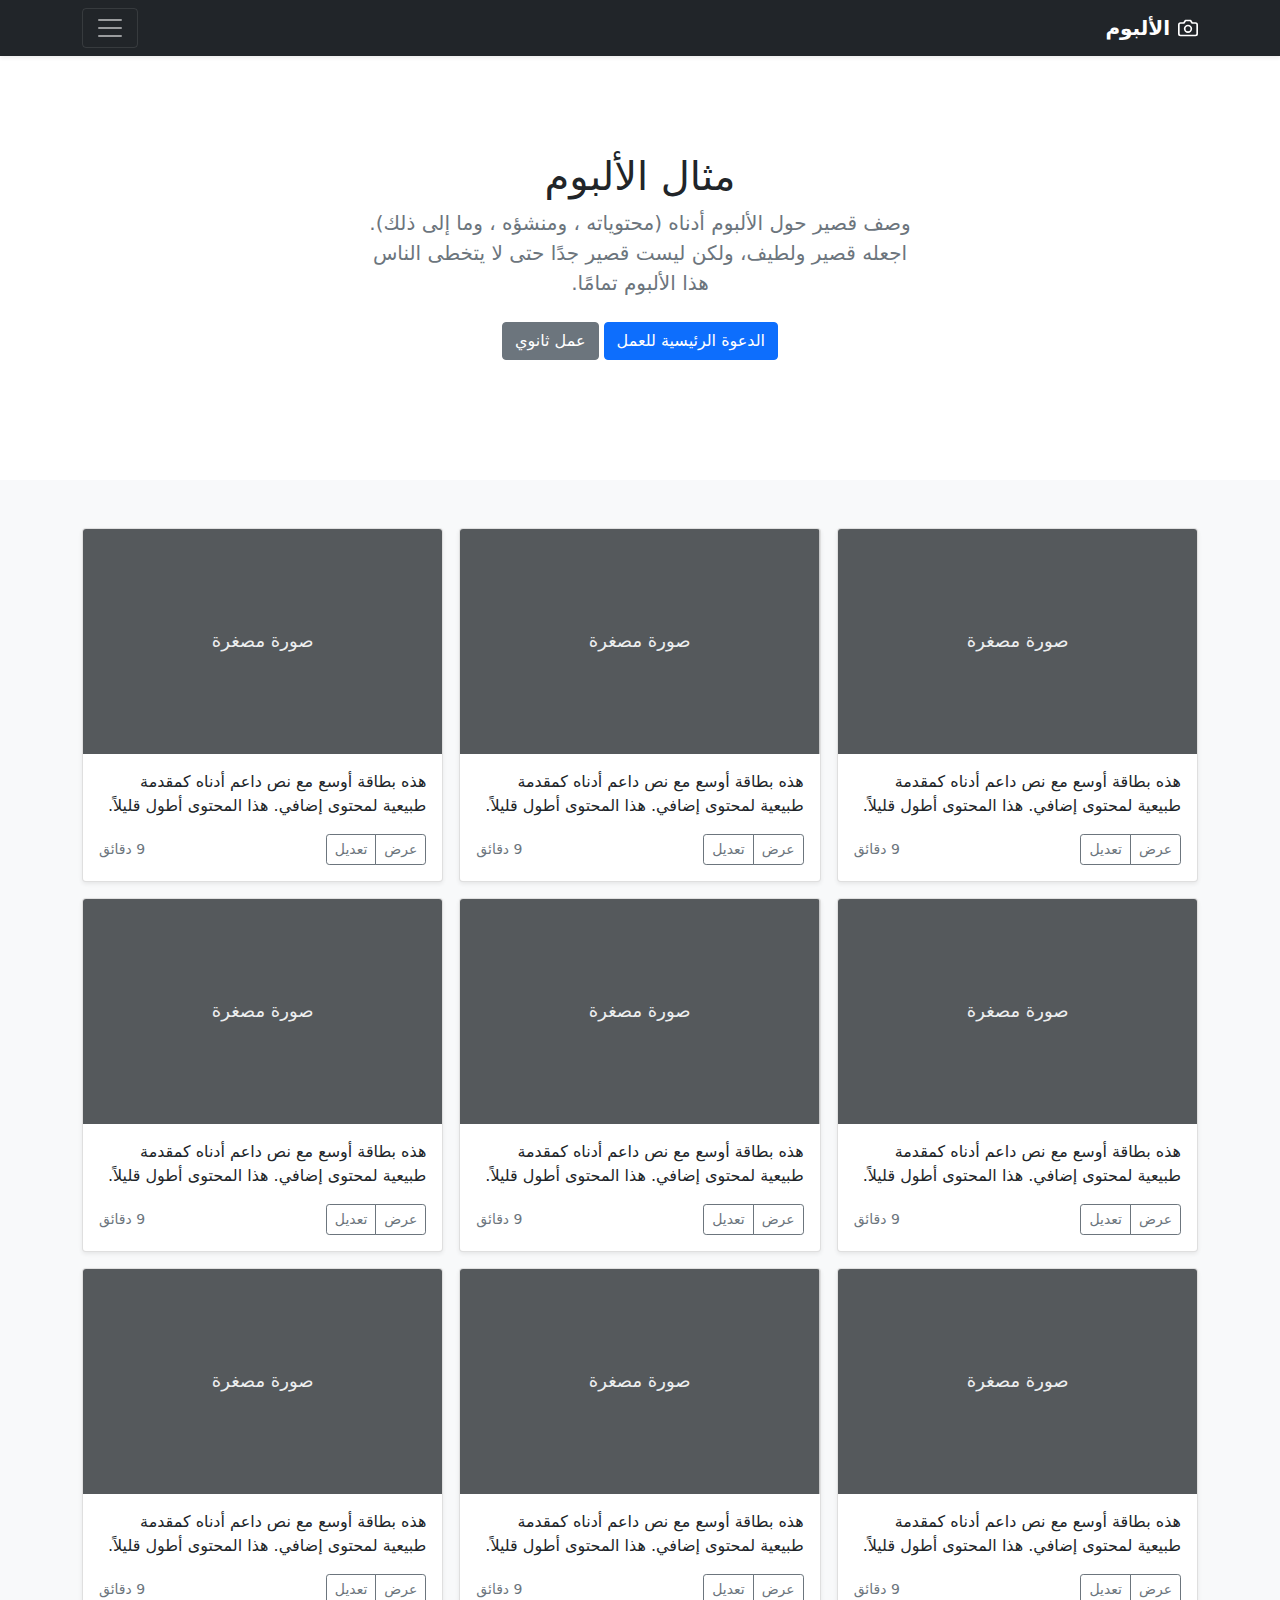
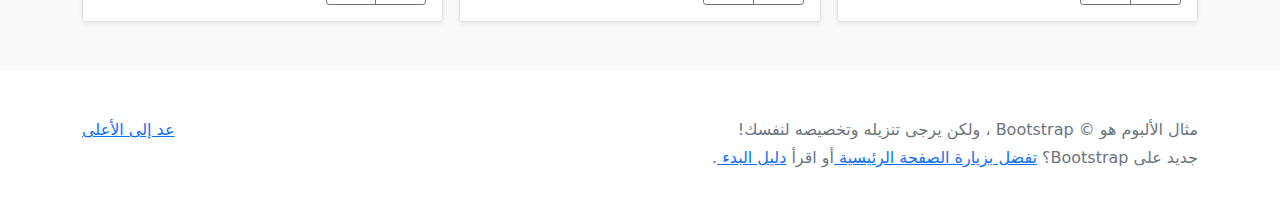
<file: bse/album-rtl/index.html>
<!doctype html>
<html lang="ar" dir="rtl">
  <head>
    <meta charset="utf-8">
    <meta name="viewport" content="width=device-width, initial-scale=1">
    <meta name="description" content="">
    <meta name="author" content="Mark Otto, Jacob Thornton, and Bootstrap contributors">
    <meta name="generator" content="Hugo 0.88.1">
    <title>مثال الألبوم · Bootstrap v5.1</title>

    <link rel="canonical" href="https://getbootstrap.com/docs/5.1/examples/album-rtl/">

    

    <!-- Bootstrap core CSS -->
<link href="../assets/dist/css/bootstrap.rtl.min.css" rel="stylesheet">

    <style>
      .bd-placeholder-img {
        font-size: 1.125rem;
        text-anchor: middle;
        -webkit-user-select: none;
        -moz-user-select: none;
        user-select: none;
      }

      @media (min-width: 768px) {
        .bd-placeholder-img-lg {
          font-size: 3.5rem;
        }
      }
    </style>

    
  </head>
  <body>
    
<header>
  <div class="collapse bg-dark" id="navbarHeader">
    <div class="container">
      <div class="row">
        <div class="col-sm-8 col-md-7 py-4">
          <h4 class="text-white">حول</h4>
          <p class="text-muted">أضف بعض المعلومات حول الألبوم، المؤلف، أو أي سياق خلفية آخر. اجعلها بضع جمل حتى يتمكن الزوار من التقاط بعض التلميحات المفيدة. ثم اربطها ببعض مواقع التواصل الاجتماعي أو معلومات الاتصال.</p>
        </div>
        <div class="col-sm-4 offset-md-1 py-4">
          <h4 class="text-white">تواصل معي</h4>
          <ul class="list-unstyled">
            <li><a href="#" class="text-white">تابعني على تويتر</a></li>
            <li><a href="#" class="text-white">شاركني الإعجاب في فيسبوك</a></li>
            <li><a href="#" class="text-white">راسلني على البريد الإلكتروني</a></li>
          </ul>
        </div>
      </div>
    </div>
  </div>
  <div class="navbar navbar-dark bg-dark shadow-sm">
    <div class="container">
      <a href="#" class="navbar-brand d-flex align-items-center">
        <svg xmlns="http://www.w3.org/2000/svg" width="20" height="20" fill="none" stroke="currentColor" stroke-linecap="round" stroke-linejoin="round" stroke-width="2" aria-hidden="true" class="me-2" viewBox="0 0 24 24"><path d="M23 19a2 2 0 0 1-2 2H3a2 2 0 0 1-2-2V8a2 2 0 0 1 2-2h4l2-3h6l2 3h4a2 2 0 0 1 2 2z"/><circle cx="12" cy="13" r="4"/></svg>
        <strong>الألبوم</strong>
      </a>
      <button class="navbar-toggler" type="button" data-bs-toggle="collapse" data-bs-target="#navbarHeader" aria-controls="navbarHeader" aria-expanded="false" aria-label="تبديل التنقل">
        <span class="navbar-toggler-icon"></span>
      </button>
    </div>
  </div>
</header>

<main>

  <section class="py-5 text-center container">
    <div class="row py-lg-5">
      <div class="col-lg-6 col-md-8 mx-auto">
        <h1 class="fw-light">مثال الألبوم</h1>
        <p class="lead text-muted">وصف قصير حول الألبوم أدناه (محتوياته ، ومنشؤه ، وما إلى ذلك). اجعله قصير ولطيف، ولكن ليست قصير جدًا حتى لا يتخطى الناس هذا الألبوم تمامًا.</p>
        <p>
          <a href="#" class="btn btn-primary my-2">الدعوة الرئيسية للعمل</a>
          <a href="#" class="btn btn-secondary my-2">عمل ثانوي</a>
        </p>
      </div>
    </div>
  </section>

  <div class="album py-5 bg-light">
    <div class="container">

      <div class="row row-cols-1 row-cols-sm-2 row-cols-md-3 g-3">
        <div class="col">
          <div class="card shadow-sm">
            <svg class="bd-placeholder-img card-img-top" width="100%" height="225" xmlns="http://www.w3.org/2000/svg" role="img" aria-label="Placeholder: صورة مصغرة" preserveAspectRatio="xMidYMid slice" focusable="false"><title>Placeholder</title><rect width="100%" height="100%" fill="#55595c"/><text x="50%" y="50%" fill="#eceeef" dy=".3em">صورة مصغرة</text></svg>

            <div class="card-body">
              <p class="card-text">هذه بطاقة أوسع مع نص داعم أدناه كمقدمة طبيعية لمحتوى إضافي. هذا المحتوى أطول قليلاً.</p>
              <div class="d-flex justify-content-between align-items-center">
                <div class="btn-group">
                  <button type="button" class="btn btn-sm btn-outline-secondary">عرض</button>
                  <button type="button" class="btn btn-sm btn-outline-secondary">تعديل</button>
                </div>
                <small class="text-muted">9 دقائق</small>
              </div>
            </div>
          </div>
        </div>
        <div class="col">
          <div class="card shadow-sm">
            <svg class="bd-placeholder-img card-img-top" width="100%" height="225" xmlns="http://www.w3.org/2000/svg" role="img" aria-label="Placeholder: صورة مصغرة" preserveAspectRatio="xMidYMid slice" focusable="false"><title>Placeholder</title><rect width="100%" height="100%" fill="#55595c"/><text x="50%" y="50%" fill="#eceeef" dy=".3em">صورة مصغرة</text></svg>

            <div class="card-body">
              <p class="card-text">هذه بطاقة أوسع مع نص داعم أدناه كمقدمة طبيعية لمحتوى إضافي. هذا المحتوى أطول قليلاً.</p>
              <div class="d-flex justify-content-between align-items-center">
                <div class="btn-group">
                  <button type="button" class="btn btn-sm btn-outline-secondary">عرض</button>
                  <button type="button" class="btn btn-sm btn-outline-secondary">تعديل</button>
                </div>
                <small class="text-muted">9 دقائق</small>
              </div>
            </div>
          </div>
        </div>
        <div class="col">
          <div class="card shadow-sm">
            <svg class="bd-placeholder-img card-img-top" width="100%" height="225" xmlns="http://www.w3.org/2000/svg" role="img" aria-label="Placeholder: صورة مصغرة" preserveAspectRatio="xMidYMid slice" focusable="false"><title>Placeholder</title><rect width="100%" height="100%" fill="#55595c"/><text x="50%" y="50%" fill="#eceeef" dy=".3em">صورة مصغرة</text></svg>

            <div class="card-body">
              <p class="card-text">هذه بطاقة أوسع مع نص داعم أدناه كمقدمة طبيعية لمحتوى إضافي. هذا المحتوى أطول قليلاً.</p>
              <div class="d-flex justify-content-between align-items-center">
                <div class="btn-group">
                  <button type="button" class="btn btn-sm btn-outline-secondary">عرض</button>
                  <button type="button" class="btn btn-sm btn-outline-secondary">تعديل</button>
                </div>
                <small class="text-muted">9 دقائق</small>
              </div>
            </div>
          </div>
        </div>

        <div class="col">
          <div class="card shadow-sm">
            <svg class="bd-placeholder-img card-img-top" width="100%" height="225" xmlns="http://www.w3.org/2000/svg" role="img" aria-label="Placeholder: صورة مصغرة" preserveAspectRatio="xMidYMid slice" focusable="false"><title>Placeholder</title><rect width="100%" height="100%" fill="#55595c"/><text x="50%" y="50%" fill="#eceeef" dy=".3em">صورة مصغرة</text></svg>

            <div class="card-body">
              <p class="card-text">هذه بطاقة أوسع مع نص داعم أدناه كمقدمة طبيعية لمحتوى إضافي. هذا المحتوى أطول قليلاً.</p>
              <div class="d-flex justify-content-between align-items-center">
                <div class="btn-group">
                  <button type="button" class="btn btn-sm btn-outline-secondary">عرض</button>
                  <button type="button" class="btn btn-sm btn-outline-secondary">تعديل</button>
                </div>
                <small class="text-muted">9 دقائق</small>
              </div>
            </div>
          </div>
        </div>
        <div class="col">
          <div class="card shadow-sm">
            <svg class="bd-placeholder-img card-img-top" width="100%" height="225" xmlns="http://www.w3.org/2000/svg" role="img" aria-label="Placeholder: صورة مصغرة" preserveAspectRatio="xMidYMid slice" focusable="false"><title>Placeholder</title><rect width="100%" height="100%" fill="#55595c"/><text x="50%" y="50%" fill="#eceeef" dy=".3em">صورة مصغرة</text></svg>

            <div class="card-body">
              <p class="card-text">هذه بطاقة أوسع مع نص داعم أدناه كمقدمة طبيعية لمحتوى إضافي. هذا المحتوى أطول قليلاً.</p>
              <div class="d-flex justify-content-between align-items-center">
                <div class="btn-group">
                  <button type="button" class="btn btn-sm btn-outline-secondary">عرض</button>
                  <button type="button" class="btn btn-sm btn-outline-secondary">تعديل</button>
                </div>
                <small class="text-muted">9 دقائق</small>
              </div>
            </div>
          </div>
        </div>
        <div class="col">
          <div class="card shadow-sm">
            <svg class="bd-placeholder-img card-img-top" width="100%" height="225" xmlns="http://www.w3.org/2000/svg" role="img" aria-label="Placeholder: صورة مصغرة" preserveAspectRatio="xMidYMid slice" focusable="false"><title>Placeholder</title><rect width="100%" height="100%" fill="#55595c"/><text x="50%" y="50%" fill="#eceeef" dy=".3em">صورة مصغرة</text></svg>

            <div class="card-body">
              <p class="card-text">هذه بطاقة أوسع مع نص داعم أدناه كمقدمة طبيعية لمحتوى إضافي. هذا المحتوى أطول قليلاً.</p>
              <div class="d-flex justify-content-between align-items-center">
                <div class="btn-group">
                  <button type="button" class="btn btn-sm btn-outline-secondary">عرض</button>
                  <button type="button" class="btn btn-sm btn-outline-secondary">تعديل</button>
                </div>
                <small class="text-muted">9 دقائق</small>
              </div>
            </div>
          </div>
        </div>

        <div class="col">
          <div class="card shadow-sm">
            <svg class="bd-placeholder-img card-img-top" width="100%" height="225" xmlns="http://www.w3.org/2000/svg" role="img" aria-label="Placeholder: صورة مصغرة" preserveAspectRatio="xMidYMid slice" focusable="false"><title>Placeholder</title><rect width="100%" height="100%" fill="#55595c"/><text x="50%" y="50%" fill="#eceeef" dy=".3em">صورة مصغرة</text></svg>

            <div class="card-body">
              <p class="card-text">هذه بطاقة أوسع مع نص داعم أدناه كمقدمة طبيعية لمحتوى إضافي. هذا المحتوى أطول قليلاً.</p>
              <div class="d-flex justify-content-between align-items-center">
                <div class="btn-group">
                  <button type="button" class="btn btn-sm btn-outline-secondary">عرض</button>
                  <button type="button" class="btn btn-sm btn-outline-secondary">تعديل</button>
                </div>
                <small class="text-muted">9 دقائق</small>
              </div>
            </div>
          </div>
        </div>
        <div class="col">
          <div class="card shadow-sm">
            <svg class="bd-placeholder-img card-img-top" width="100%" height="225" xmlns="http://www.w3.org/2000/svg" role="img" aria-label="Placeholder: صورة مصغرة" preserveAspectRatio="xMidYMid slice" focusable="false"><title>Placeholder</title><rect width="100%" height="100%" fill="#55595c"/><text x="50%" y="50%" fill="#eceeef" dy=".3em">صورة مصغرة</text></svg>

            <div class="card-body">
              <p class="card-text">هذه بطاقة أوسع مع نص داعم أدناه كمقدمة طبيعية لمحتوى إضافي. هذا المحتوى أطول قليلاً.</p>
              <div class="d-flex justify-content-between align-items-center">
                <div class="btn-group">
                  <button type="button" class="btn btn-sm btn-outline-secondary">عرض</button>
                  <button type="button" class="btn btn-sm btn-outline-secondary">تعديل</button>
                </div>
                <small class="text-muted">9 دقائق</small>
              </div>
            </div>
          </div>
        </div>
        <div class="col">
          <div class="card shadow-sm">
            <svg class="bd-placeholder-img card-img-top" width="100%" height="225" xmlns="http://www.w3.org/2000/svg" role="img" aria-label="Placeholder: صورة مصغرة" preserveAspectRatio="xMidYMid slice" focusable="false"><title>Placeholder</title><rect width="100%" height="100%" fill="#55595c"/><text x="50%" y="50%" fill="#eceeef" dy=".3em">صورة مصغرة</text></svg>

            <div class="card-body">
              <p class="card-text">هذه بطاقة أوسع مع نص داعم أدناه كمقدمة طبيعية لمحتوى إضافي. هذا المحتوى أطول قليلاً.</p>
              <div class="d-flex justify-content-between align-items-center">
                <div class="btn-group">
                  <button type="button" class="btn btn-sm btn-outline-secondary">عرض</button>
                  <button type="button" class="btn btn-sm btn-outline-secondary">تعديل</button>
                </div>
                <small class="text-muted">9 دقائق</small>
              </div>
            </div>
          </div>
        </div>
      </div>
    </div>
  </div>

</main>

<footer class="text-muted py-5">
  <div class="container">
    <p class="float-end mb-1">
      <a href="#">عد إلى الأعلى</a>
    </p>
    <p class="mb-1">مثال الألبوم هو © Bootstrap ، ولكن يرجى تنزيله وتخصيصه لنفسك!</p>
    <p class="mb-0">جديد على Bootstrap؟ <a href="/"> تفضل بزيارة الصفحة الرئيسية </a> أو اقرأ <a href="../getting-started/introduction/ "> دليل البدء </a>.</p>
  </div>
</footer>


    <script src="../assets/dist/js/bootstrap.bundle.min.js"></script>

      
  </body>
</html>
</file>
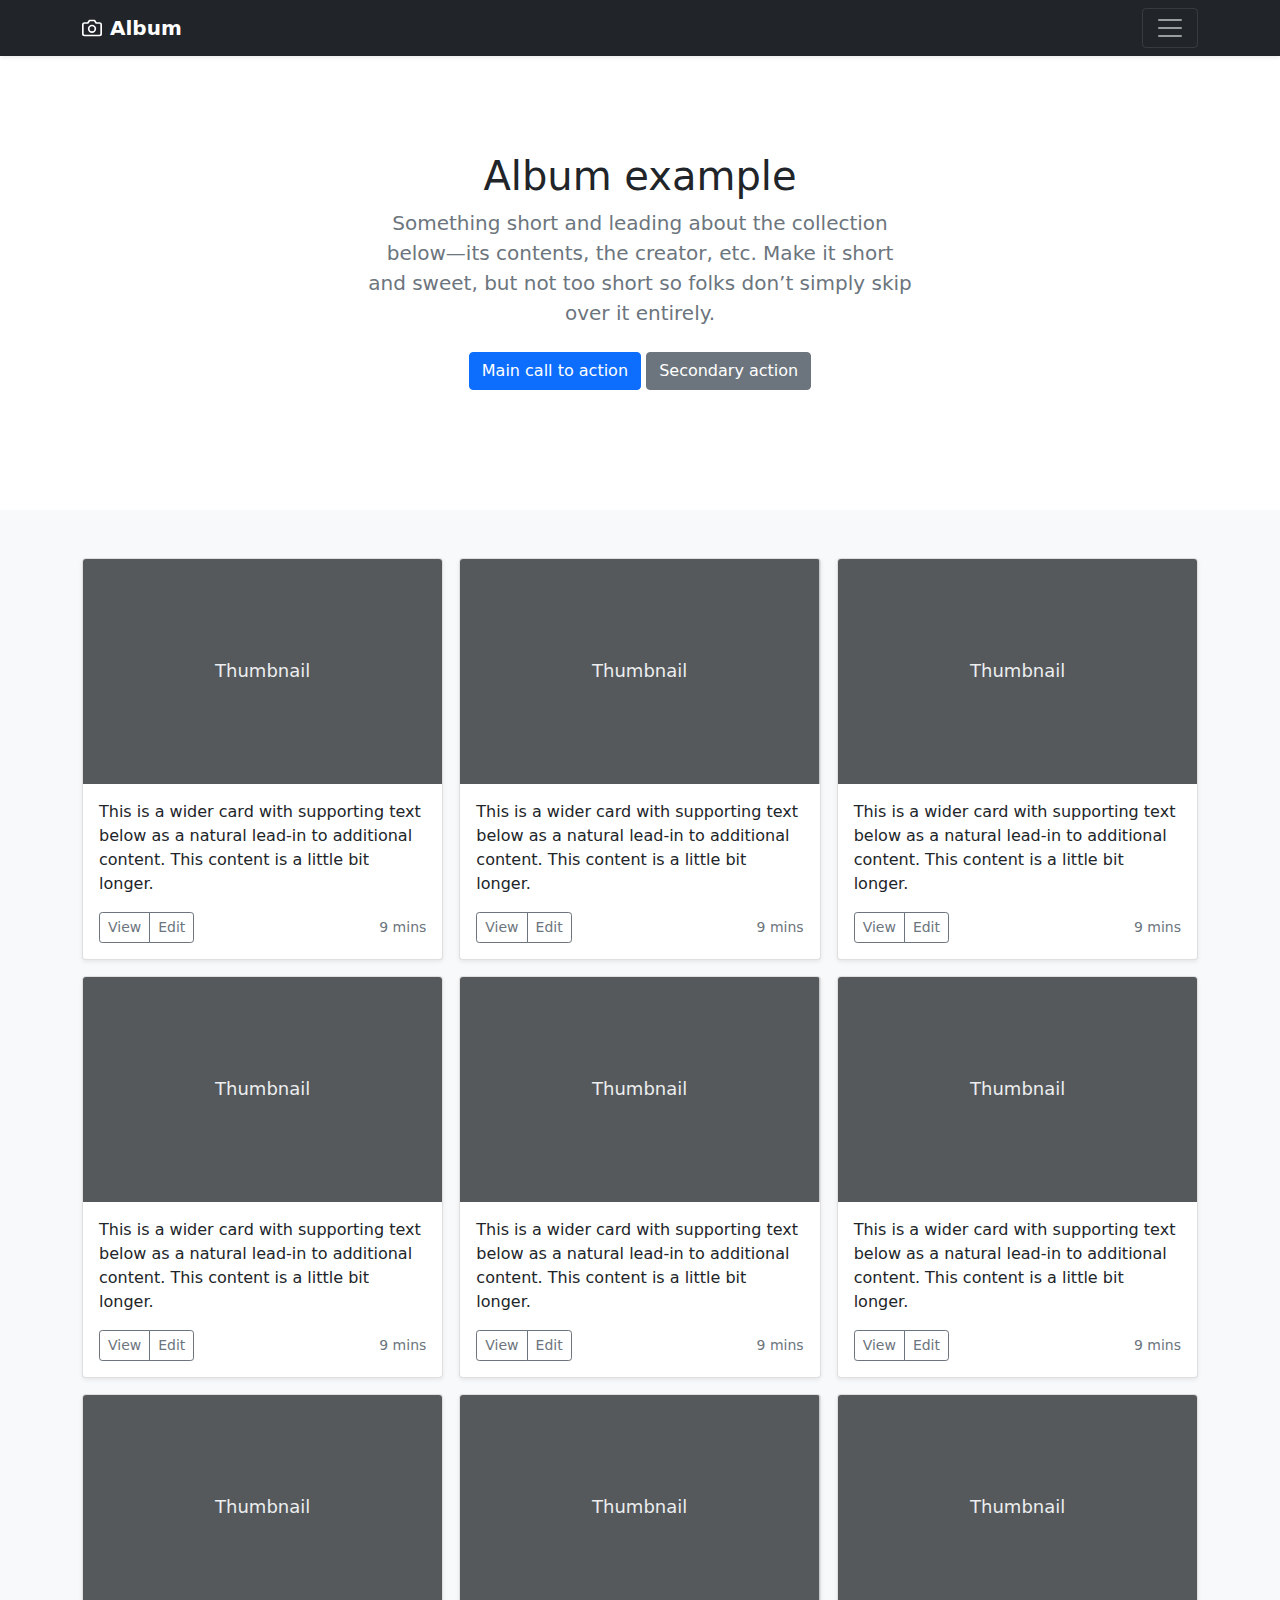
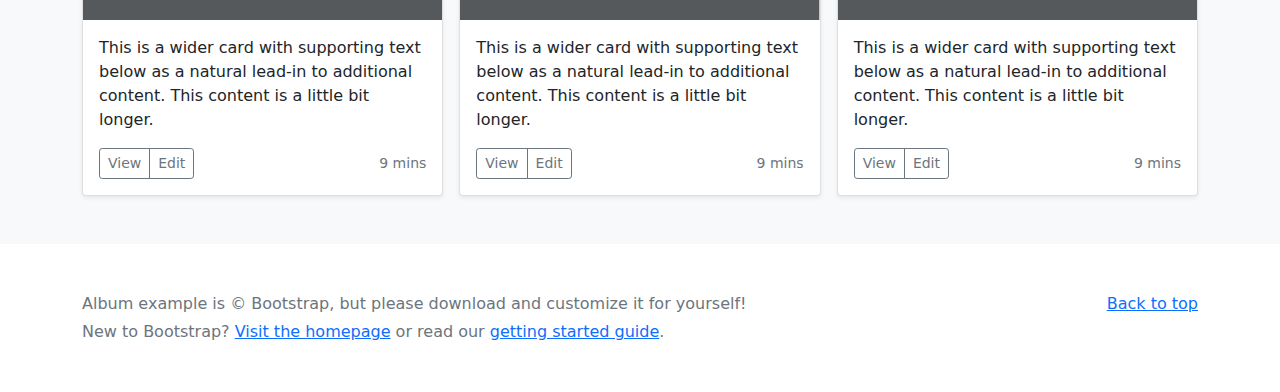
<file: bse/album/index.html>
<!doctype html>
<html lang="en">
  <head>
    <meta charset="utf-8">
    <meta name="viewport" content="width=device-width, initial-scale=1">
    <meta name="description" content="">
    <meta name="author" content="Mark Otto, Jacob Thornton, and Bootstrap contributors">
    <meta name="generator" content="Hugo 0.88.1">
    <title>Album example · Bootstrap v5.1</title>

    <link rel="canonical" href="https://getbootstrap.com/docs/5.1/examples/album/">

    

    <!-- Bootstrap core CSS -->
<link href="../assets/dist/css/bootstrap.min.css" rel="stylesheet">

    <style>
      .bd-placeholder-img {
        font-size: 1.125rem;
        text-anchor: middle;
        -webkit-user-select: none;
        -moz-user-select: none;
        user-select: none;
      }

      @media (min-width: 768px) {
        .bd-placeholder-img-lg {
          font-size: 3.5rem;
        }
      }
    </style>

    
  </head>
  <body>
    
<header>
  <div class="collapse bg-dark" id="navbarHeader">
    <div class="container">
      <div class="row">
        <div class="col-sm-8 col-md-7 py-4">
          <h4 class="text-white">About</h4>
          <p class="text-muted">Add some information about the album below, the author, or any other background context. Make it a few sentences long so folks can pick up some informative tidbits. Then, link them off to some social networking sites or contact information.</p>
        </div>
        <div class="col-sm-4 offset-md-1 py-4">
          <h4 class="text-white">Contact</h4>
          <ul class="list-unstyled">
            <li><a href="#" class="text-white">Follow on Twitter</a></li>
            <li><a href="#" class="text-white">Like on Facebook</a></li>
            <li><a href="#" class="text-white">Email me</a></li>
          </ul>
        </div>
      </div>
    </div>
  </div>
  <div class="navbar navbar-dark bg-dark shadow-sm">
    <div class="container">
      <a href="#" class="navbar-brand d-flex align-items-center">
        <svg xmlns="http://www.w3.org/2000/svg" width="20" height="20" fill="none" stroke="currentColor" stroke-linecap="round" stroke-linejoin="round" stroke-width="2" aria-hidden="true" class="me-2" viewBox="0 0 24 24"><path d="M23 19a2 2 0 0 1-2 2H3a2 2 0 0 1-2-2V8a2 2 0 0 1 2-2h4l2-3h6l2 3h4a2 2 0 0 1 2 2z"/><circle cx="12" cy="13" r="4"/></svg>
        <strong>Album</strong>
      </a>
      <button class="navbar-toggler" type="button" data-bs-toggle="collapse" data-bs-target="#navbarHeader" aria-controls="navbarHeader" aria-expanded="false" aria-label="Toggle navigation">
        <span class="navbar-toggler-icon"></span>
      </button>
    </div>
  </div>
</header>

<main>

  <section class="py-5 text-center container">
    <div class="row py-lg-5">
      <div class="col-lg-6 col-md-8 mx-auto">
        <h1 class="fw-light">Album example</h1>
        <p class="lead text-muted">Something short and leading about the collection below—its contents, the creator, etc. Make it short and sweet, but not too short so folks don’t simply skip over it entirely.</p>
        <p>
          <a href="#" class="btn btn-primary my-2">Main call to action</a>
          <a href="#" class="btn btn-secondary my-2">Secondary action</a>
        </p>
      </div>
    </div>
  </section>

  <div class="album py-5 bg-light">
    <div class="container">

      <div class="row row-cols-1 row-cols-sm-2 row-cols-md-3 g-3">
        <div class="col">
          <div class="card shadow-sm">
            <svg class="bd-placeholder-img card-img-top" width="100%" height="225" xmlns="http://www.w3.org/2000/svg" role="img" aria-label="Placeholder: Thumbnail" preserveAspectRatio="xMidYMid slice" focusable="false"><title>Placeholder</title><rect width="100%" height="100%" fill="#55595c"/><text x="50%" y="50%" fill="#eceeef" dy=".3em">Thumbnail</text></svg>

            <div class="card-body">
              <p class="card-text">This is a wider card with supporting text below as a natural lead-in to additional content. This content is a little bit longer.</p>
              <div class="d-flex justify-content-between align-items-center">
                <div class="btn-group">
                  <button type="button" class="btn btn-sm btn-outline-secondary">View</button>
                  <button type="button" class="btn btn-sm btn-outline-secondary">Edit</button>
                </div>
                <small class="text-muted">9 mins</small>
              </div>
            </div>
          </div>
        </div>
        <div class="col">
          <div class="card shadow-sm">
            <svg class="bd-placeholder-img card-img-top" width="100%" height="225" xmlns="http://www.w3.org/2000/svg" role="img" aria-label="Placeholder: Thumbnail" preserveAspectRatio="xMidYMid slice" focusable="false"><title>Placeholder</title><rect width="100%" height="100%" fill="#55595c"/><text x="50%" y="50%" fill="#eceeef" dy=".3em">Thumbnail</text></svg>

            <div class="card-body">
              <p class="card-text">This is a wider card with supporting text below as a natural lead-in to additional content. This content is a little bit longer.</p>
              <div class="d-flex justify-content-between align-items-center">
                <div class="btn-group">
                  <button type="button" class="btn btn-sm btn-outline-secondary">View</button>
                  <button type="button" class="btn btn-sm btn-outline-secondary">Edit</button>
                </div>
                <small class="text-muted">9 mins</small>
              </div>
            </div>
          </div>
        </div>
        <div class="col">
          <div class="card shadow-sm">
            <svg class="bd-placeholder-img card-img-top" width="100%" height="225" xmlns="http://www.w3.org/2000/svg" role="img" aria-label="Placeholder: Thumbnail" preserveAspectRatio="xMidYMid slice" focusable="false"><title>Placeholder</title><rect width="100%" height="100%" fill="#55595c"/><text x="50%" y="50%" fill="#eceeef" dy=".3em">Thumbnail</text></svg>

            <div class="card-body">
              <p class="card-text">This is a wider card with supporting text below as a natural lead-in to additional content. This content is a little bit longer.</p>
              <div class="d-flex justify-content-between align-items-center">
                <div class="btn-group">
                  <button type="button" class="btn btn-sm btn-outline-secondary">View</button>
                  <button type="button" class="btn btn-sm btn-outline-secondary">Edit</button>
                </div>
                <small class="text-muted">9 mins</small>
              </div>
            </div>
          </div>
        </div>

        <div class="col">
          <div class="card shadow-sm">
            <svg class="bd-placeholder-img card-img-top" width="100%" height="225" xmlns="http://www.w3.org/2000/svg" role="img" aria-label="Placeholder: Thumbnail" preserveAspectRatio="xMidYMid slice" focusable="false"><title>Placeholder</title><rect width="100%" height="100%" fill="#55595c"/><text x="50%" y="50%" fill="#eceeef" dy=".3em">Thumbnail</text></svg>

            <div class="card-body">
              <p class="card-text">This is a wider card with supporting text below as a natural lead-in to additional content. This content is a little bit longer.</p>
              <div class="d-flex justify-content-between align-items-center">
                <div class="btn-group">
                  <button type="button" class="btn btn-sm btn-outline-secondary">View</button>
                  <button type="button" class="btn btn-sm btn-outline-secondary">Edit</button>
                </div>
                <small class="text-muted">9 mins</small>
              </div>
            </div>
          </div>
        </div>
        <div class="col">
          <div class="card shadow-sm">
            <svg class="bd-placeholder-img card-img-top" width="100%" height="225" xmlns="http://www.w3.org/2000/svg" role="img" aria-label="Placeholder: Thumbnail" preserveAspectRatio="xMidYMid slice" focusable="false"><title>Placeholder</title><rect width="100%" height="100%" fill="#55595c"/><text x="50%" y="50%" fill="#eceeef" dy=".3em">Thumbnail</text></svg>

            <div class="card-body">
              <p class="card-text">This is a wider card with supporting text below as a natural lead-in to additional content. This content is a little bit longer.</p>
              <div class="d-flex justify-content-between align-items-center">
                <div class="btn-group">
                  <button type="button" class="btn btn-sm btn-outline-secondary">View</button>
                  <button type="button" class="btn btn-sm btn-outline-secondary">Edit</button>
                </div>
                <small class="text-muted">9 mins</small>
              </div>
            </div>
          </div>
        </div>
        <div class="col">
          <div class="card shadow-sm">
            <svg class="bd-placeholder-img card-img-top" width="100%" height="225" xmlns="http://www.w3.org/2000/svg" role="img" aria-label="Placeholder: Thumbnail" preserveAspectRatio="xMidYMid slice" focusable="false"><title>Placeholder</title><rect width="100%" height="100%" fill="#55595c"/><text x="50%" y="50%" fill="#eceeef" dy=".3em">Thumbnail</text></svg>

            <div class="card-body">
              <p class="card-text">This is a wider card with supporting text below as a natural lead-in to additional content. This content is a little bit longer.</p>
              <div class="d-flex justify-content-between align-items-center">
                <div class="btn-group">
                  <button type="button" class="btn btn-sm btn-outline-secondary">View</button>
                  <button type="button" class="btn btn-sm btn-outline-secondary">Edit</button>
                </div>
                <small class="text-muted">9 mins</small>
              </div>
            </div>
          </div>
        </div>

        <div class="col">
          <div class="card shadow-sm">
            <svg class="bd-placeholder-img card-img-top" width="100%" height="225" xmlns="http://www.w3.org/2000/svg" role="img" aria-label="Placeholder: Thumbnail" preserveAspectRatio="xMidYMid slice" focusable="false"><title>Placeholder</title><rect width="100%" height="100%" fill="#55595c"/><text x="50%" y="50%" fill="#eceeef" dy=".3em">Thumbnail</text></svg>

            <div class="card-body">
              <p class="card-text">This is a wider card with supporting text below as a natural lead-in to additional content. This content is a little bit longer.</p>
              <div class="d-flex justify-content-between align-items-center">
                <div class="btn-group">
                  <button type="button" class="btn btn-sm btn-outline-secondary">View</button>
                  <button type="button" class="btn btn-sm btn-outline-secondary">Edit</button>
                </div>
                <small class="text-muted">9 mins</small>
              </div>
            </div>
          </div>
        </div>
        <div class="col">
          <div class="card shadow-sm">
            <svg class="bd-placeholder-img card-img-top" width="100%" height="225" xmlns="http://www.w3.org/2000/svg" role="img" aria-label="Placeholder: Thumbnail" preserveAspectRatio="xMidYMid slice" focusable="false"><title>Placeholder</title><rect width="100%" height="100%" fill="#55595c"/><text x="50%" y="50%" fill="#eceeef" dy=".3em">Thumbnail</text></svg>

            <div class="card-body">
              <p class="card-text">This is a wider card with supporting text below as a natural lead-in to additional content. This content is a little bit longer.</p>
              <div class="d-flex justify-content-between align-items-center">
                <div class="btn-group">
                  <button type="button" class="btn btn-sm btn-outline-secondary">View</button>
                  <button type="button" class="btn btn-sm btn-outline-secondary">Edit</button>
                </div>
                <small class="text-muted">9 mins</small>
              </div>
            </div>
          </div>
        </div>
        <div class="col">
          <div class="card shadow-sm">
            <svg class="bd-placeholder-img card-img-top" width="100%" height="225" xmlns="http://www.w3.org/2000/svg" role="img" aria-label="Placeholder: Thumbnail" preserveAspectRatio="xMidYMid slice" focusable="false"><title>Placeholder</title><rect width="100%" height="100%" fill="#55595c"/><text x="50%" y="50%" fill="#eceeef" dy=".3em">Thumbnail</text></svg>

            <div class="card-body">
              <p class="card-text">This is a wider card with supporting text below as a natural lead-in to additional content. This content is a little bit longer.</p>
              <div class="d-flex justify-content-between align-items-center">
                <div class="btn-group">
                  <button type="button" class="btn btn-sm btn-outline-secondary">View</button>
                  <button type="button" class="btn btn-sm btn-outline-secondary">Edit</button>
                </div>
                <small class="text-muted">9 mins</small>
              </div>
            </div>
          </div>
        </div>
      </div>
    </div>
  </div>

</main>

<footer class="text-muted py-5">
  <div class="container">
    <p class="float-end mb-1">
      <a href="#">Back to top</a>
    </p>
    <p class="mb-1">Album example is &copy; Bootstrap, but please download and customize it for yourself!</p>
    <p class="mb-0">New to Bootstrap? <a href="/">Visit the homepage</a> or read our <a href="../getting-started/introduction/">getting started guide</a>.</p>
  </div>
</footer>


    <script src="../assets/dist/js/bootstrap.bundle.min.js"></script>

      
  </body>
</html>
</file>
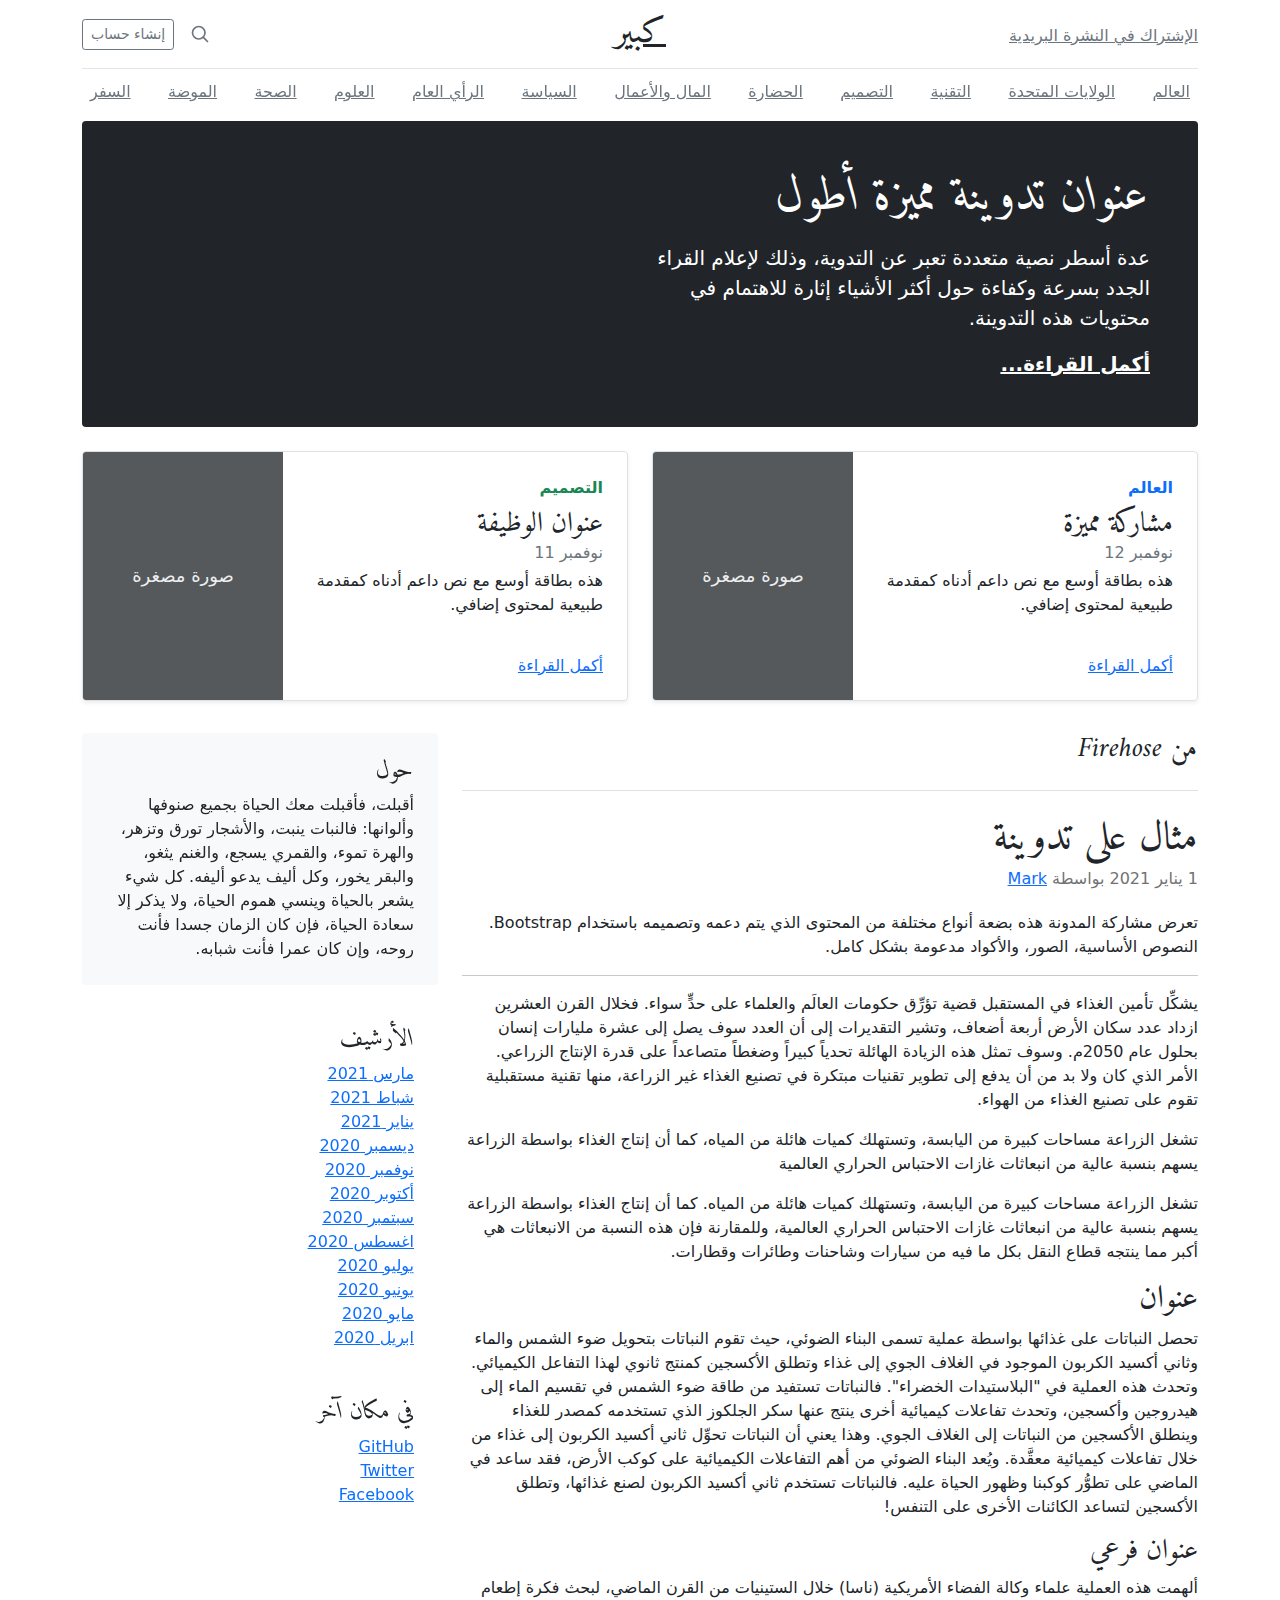
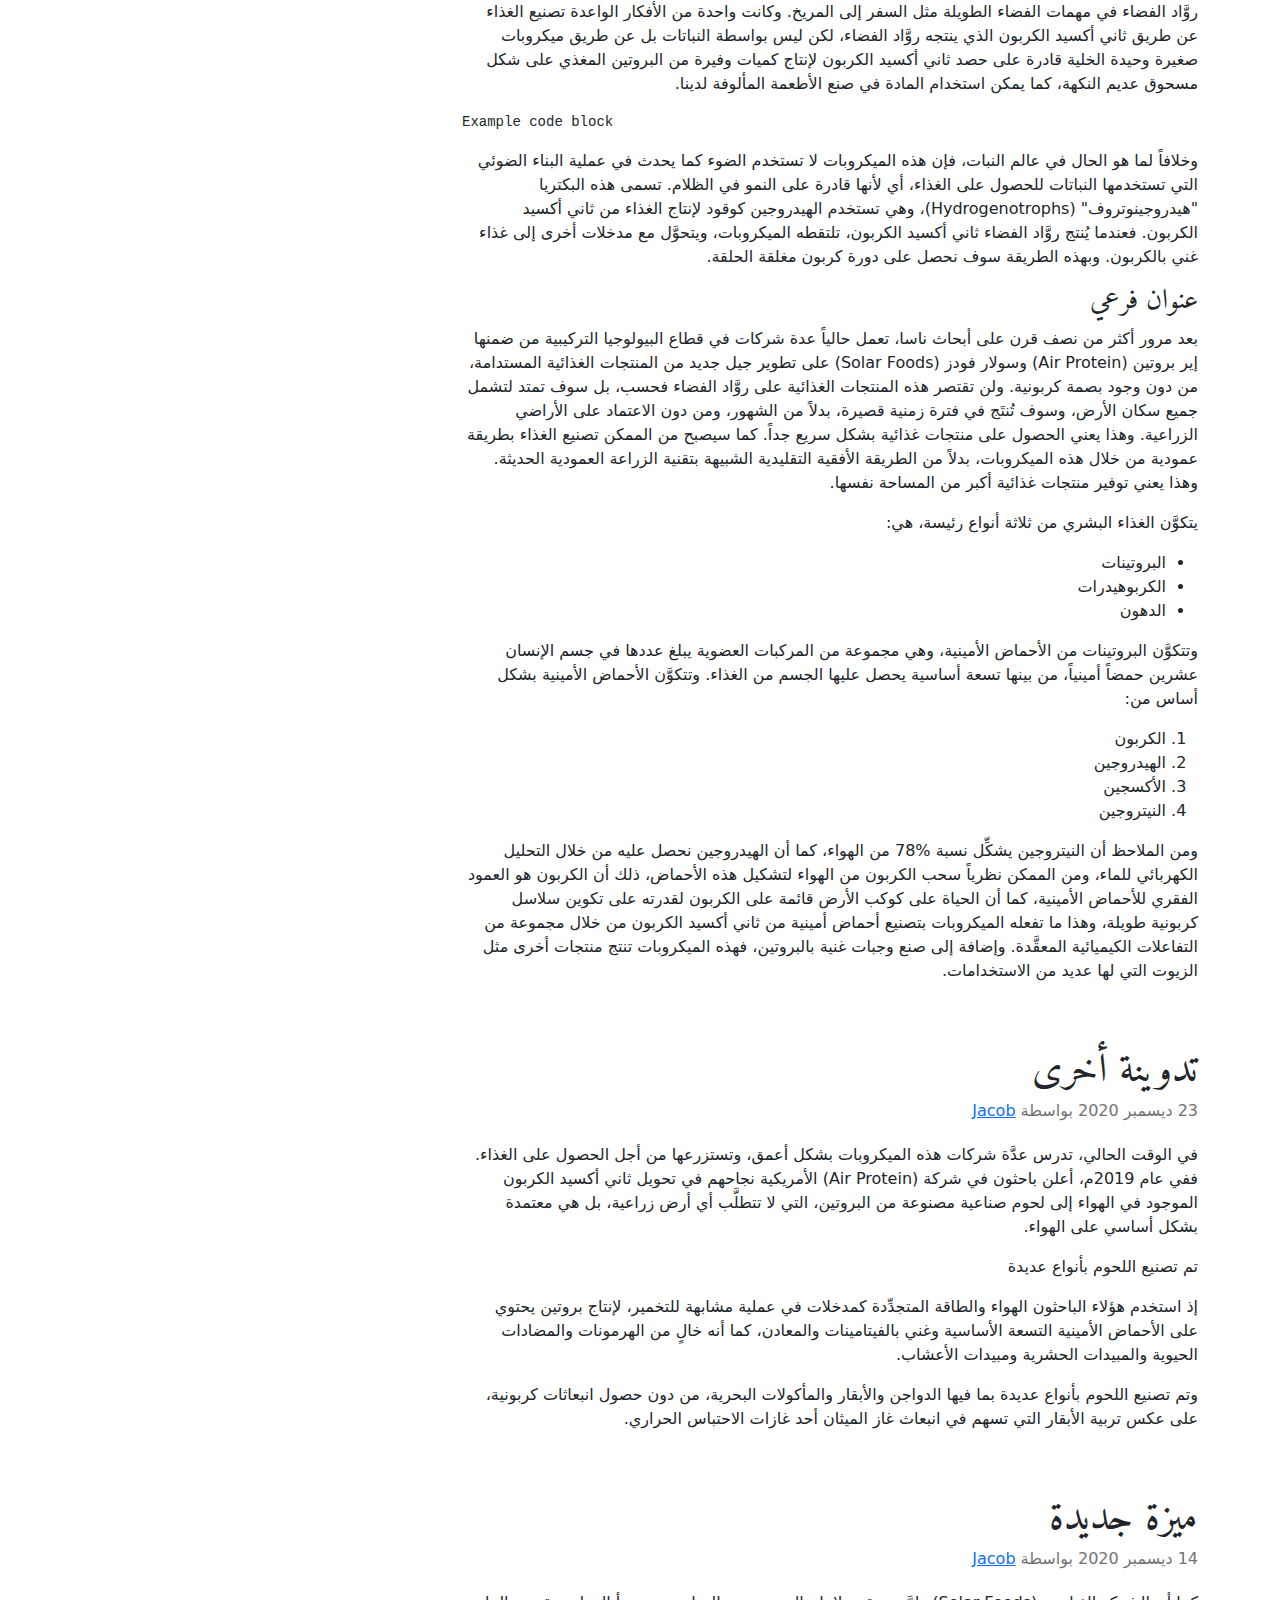
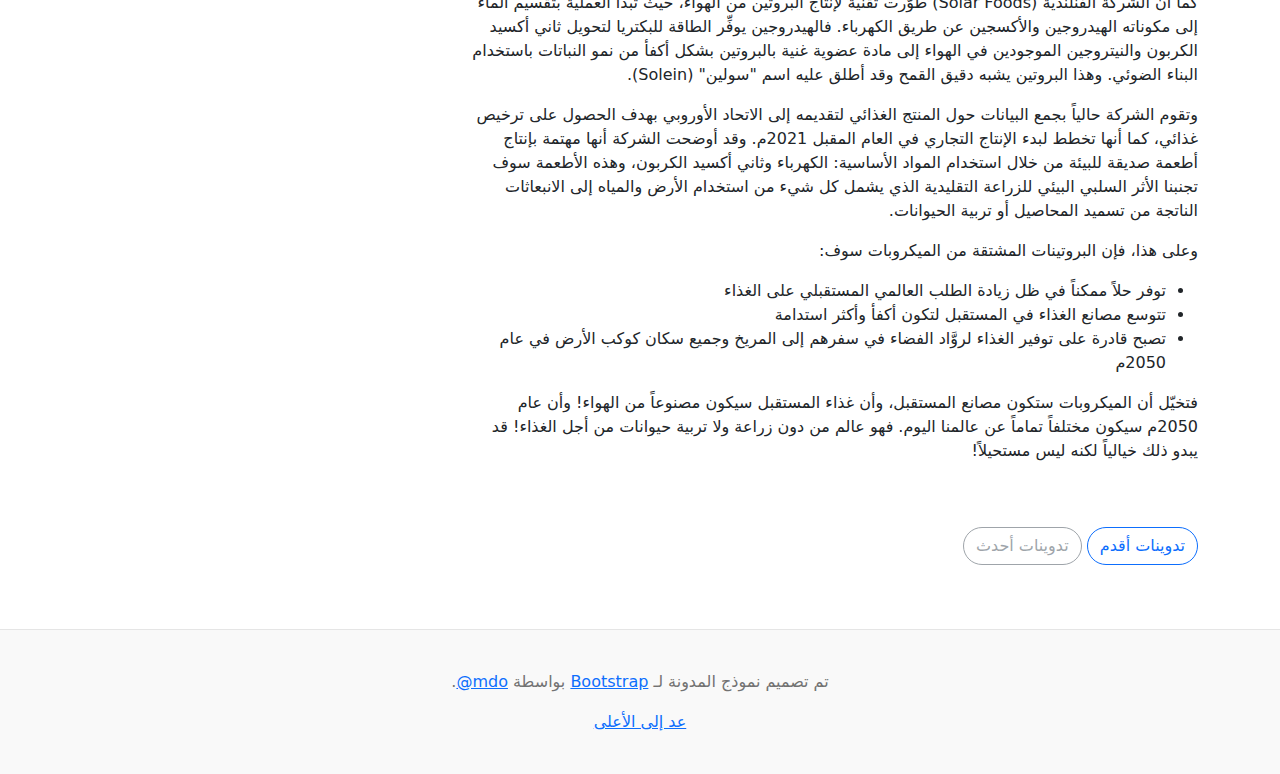
<file: bse/blog-rtl/index.html>
<!doctype html>
<html lang="ar" dir="rtl">
  <head>
    <meta charset="utf-8">
    <meta name="viewport" content="width=device-width, initial-scale=1">
    <meta name="description" content="">
    <meta name="author" content="Mark Otto, Jacob Thornton, and Bootstrap contributors">
    <meta name="generator" content="Hugo 0.88.1">
    <title>قالب المدونة · Bootstrap v5.1</title>

    <link rel="canonical" href="https://getbootstrap.com/docs/5.1/examples/blog-rtl/">

    

    <!-- Bootstrap core CSS -->
<link href="../assets/dist/css/bootstrap.rtl.min.css" rel="stylesheet">

    <style>
      .bd-placeholder-img {
        font-size: 1.125rem;
        text-anchor: middle;
        -webkit-user-select: none;
        -moz-user-select: none;
        user-select: none;
      }

      @media (min-width: 768px) {
        .bd-placeholder-img-lg {
          font-size: 3.5rem;
        }
      }
    </style>

    
    <!-- Custom styles for this template -->
    <link href="https://fonts.googleapis.com/css?family=Amiri:wght@400;700&amp;display=swap" rel="stylesheet">
    <!-- Custom styles for this template -->
    <link href="../blog/blog.rtl.css" rel="stylesheet">
  </head>
  <body>
    
<div class="container">
  <header class="blog-header py-3">
    <div class="row flex-nowrap justify-content-between align-items-center">
      <div class="col-4 pt-1">
        <a class="link-secondary" href="#">الإشتراك في النشرة البريدية</a>
      </div>
      <div class="col-4 text-center">
        <a class="blog-header-logo text-dark" href="#">كبير</a>
      </div>
      <div class="col-4 d-flex justify-content-end align-items-center">
        <a class="link-secondary" href="#" aria-label="بحث">
          <svg xmlns="http://www.w3.org/2000/svg" width="20" height="20" fill="none" stroke="currentColor" stroke-linecap="round" stroke-linejoin="round" stroke-width="2" class="mx-3" role="img" viewBox="0 0 24 24"><title>بحث</title><circle cx="10.5" cy="10.5" r="7.5"/><path d="M21 21l-5.2-5.2"/></svg>
        </a>
        <a class="btn btn-sm btn-outline-secondary" href="#">إنشاء حساب</a>
      </div>
    </div>
  </header>

  <div class="nav-scroller py-1 mb-2">
    <nav class="nav d-flex justify-content-between">
      <a class="p-2 link-secondary" href="#">العالم</a>
      <a class="p-2 link-secondary" href="#">الولايات المتحدة</a>
      <a class="p-2 link-secondary" href="#">التقنية</a>
      <a class="p-2 link-secondary" href="#">التصميم</a>
      <a class="p-2 link-secondary" href="#">الحضارة</a>
      <a class="p-2 link-secondary" href="#">المال والأعمال</a>
      <a class="p-2 link-secondary" href="#">السياسة</a>
      <a class="p-2 link-secondary" href="#">الرأي العام</a>
      <a class="p-2 link-secondary" href="#">العلوم</a>
      <a class="p-2 link-secondary" href="#">الصحة</a>
      <a class="p-2 link-secondary" href="#">الموضة</a>
      <a class="p-2 link-secondary" href="#">السفر</a>
    </nav>
  </div>
</div>

<main class="container">
  <div class="p-4 p-md-5 mb-4 text-white rounded bg-dark">
    <div class="col-md-6 px-0">
      <h1 class="display-4 fst-italic">عنوان تدوينة مميزة أطول</h1>
      <p class="lead my-3">عدة أسطر نصية متعددة تعبر عن التدوية، وذلك لإعلام القراء الجدد بسرعة وكفاءة حول أكثر الأشياء إثارة للاهتمام في محتويات هذه التدوينة.</p>
      <p class="lead mb-0"><a href="#" class="text-white fw-bold">أكمل القراءة...</a></p>
    </div>
  </div>

  <div class="row mb-2">
    <div class="col-md-6">
      <div class="row g-0 border rounded overflow-hidden flex-md-row mb-4 shadow-sm h-md-250 position-relative">
        <div class="col p-4 d-flex flex-column position-static">
          <strong class="d-inline-block mb-2 text-primary">العالم</strong>
          <h3 class="mb-0">مشاركة مميزة</h3>
          <div class="mb-1 text-muted">نوفمبر 12</div>
          <p class="card-text mb-auto">هذه بطاقة أوسع مع نص داعم أدناه كمقدمة طبيعية لمحتوى إضافي.</p>
          <a href="#" class="stretched-link">أكمل القراءة</a>
        </div>
        <div class="col-auto d-none d-lg-block">
          <svg class="bd-placeholder-img" width="200" height="250" xmlns="http://www.w3.org/2000/svg" role="img" aria-label="Placeholder: صورة مصغرة" preserveAspectRatio="xMidYMid slice" focusable="false"><title>Placeholder</title><rect width="100%" height="100%" fill="#55595c"/><text x="50%" y="50%" fill="#eceeef" dy=".3em">صورة مصغرة</text></svg>

        </div>
      </div>
    </div>
    <div class="col-md-6">
      <div class="row g-0 border rounded overflow-hidden flex-md-row mb-4 shadow-sm h-md-250 position-relative">
        <div class="col p-4 d-flex flex-column position-static">
          <strong class="d-inline-block mb-2 text-success">التصميم</strong>
          <h3 class="mb-0">عنوان الوظيفة</h3>
          <div class="mb-1 text-muted">نوفمبر 11</div>
          <p class="mb-auto">هذه بطاقة أوسع مع نص داعم أدناه كمقدمة طبيعية لمحتوى إضافي.</p>
          <a href="#" class="stretched-link">أكمل القراءة</a>
        </div>
        <div class="col-auto d-none d-lg-block">
          <svg class="bd-placeholder-img" width="200" height="250" xmlns="http://www.w3.org/2000/svg" role="img" aria-label="Placeholder: صورة مصغرة" preserveAspectRatio="xMidYMid slice" focusable="false"><title>Placeholder</title><rect width="100%" height="100%" fill="#55595c"/><text x="50%" y="50%" fill="#eceeef" dy=".3em">صورة مصغرة</text></svg>

        </div>
      </div>
    </div>
  </div>

  <div class="row">
    <div class="col-md-8">
      <h3 class="pb-4 mb-4 fst-italic border-bottom">
        من Firehose
      </h3>

      <article class="blog-post">
        <h2 class="blog-post-title">مثال على تدوينة</h2>
        <p class="blog-post-meta">1 يناير 2021 بواسطة <a href="#"> Mark </a></p>

        <p>تعرض مشاركة المدونة هذه بضعة أنواع مختلفة من المحتوى الذي يتم دعمه وتصميمه باستخدام Bootstrap. النصوص الأساسية، الصور، والأكواد مدعومة بشكل كامل.</p>
        <hr>
        <p>يشكِّل تأمين الغذاء في المستقبل قضية تؤرِّق حكومات العالَم والعلماء على حدٍّ سواء. فخلال القرن العشرين ازداد عدد سكان الأرض أربعة أضعاف، وتشير التقديرات إلى أن العدد سوف يصل إلى عشرة مليارات إنسان بحلول عام 2050م. وسوف تمثل هذه الزيادة الهائلة تحدياً كبيراً وضغطاً متصاعداً على قدرة الإنتاج الزراعي. الأمر الذي كان ولا بد من أن يدفع إلى تطوير تقنيات مبتكرة في تصنيع الغذاء غير الزراعة، منها تقنية مستقبلية تقوم على تصنيع الغذاء من الهواء.</p>
        <blockquote>
          <p>تشغل الزراعة مساحات كبيرة من اليابسة، وتستهلك كميات هائلة من المياه، كما أن إنتاج الغذاء بواسطة الزراعة يسهم بنسبة عالية من انبعاثات غازات الاحتباس الحراري العالمية</p>
        </blockquote>
        <p>تشغل الزراعة مساحات كبيرة من اليابسة، وتستهلك كميات هائلة من المياه. كما أن إنتاج الغذاء بواسطة الزراعة يسهم بنسبة عالية من انبعاثات غازات الاحتباس الحراري العالمية، وللمقارنة فإن هذه النسبة من الانبعاثات هي أكبر مما ينتجه قطاع النقل بكل ما فيه من سيارات وشاحنات وطائرات وقطارات.</p>
        <h2>عنوان</h2>
        <p>تحصل النباتات على غذائها بواسطة عملية تسمى البناء الضوئي، حيث تقوم النباتات بتحويل ضوء الشمس والماء وثاني أكسيد الكربون الموجود في الغلاف الجوي إلى غذاء وتطلق الأكسجين كمنتج ثانوي لهذا التفاعل الكيميائي. وتحدث هذه العملية في "البلاستيدات الخضراء". فالنباتات تستفيد من طاقة ضوء الشمس في تقسيم الماء إلى هيدروجين وأكسجين، وتحدث تفاعلات كيميائية أخرى ينتج عنها سكر الجلكوز الذي تستخدمه كمصدر للغذاء وينطلق الأكسجين من النباتات إلى الغلاف الجوي. وهذا يعني أن النباتات تحوِّل ثاني أكسيد الكربون إلى غذاء من خلال تفاعلات كيميائية معقَّدة. ويُعد البناء الضوئي من أهم التفاعلات الكيميائية على كوكب الأرض، فقد ساعد في الماضي على تطوُّر كوكبنا وظهور الحياة عليه. فالنباتات تستخدم ثاني أكسيد الكربون لصنع غذائها، وتطلق الأكسجين لتساعد الكائنات الأخرى على التنفس!</p>
        <h3>عنوان فرعي</h3>
        <p>ألهمت هذه العملية علماء وكالة الفضاء الأمريكية (ناسا) خلال الستينيات من القرن الماضي، لبحث فكرة إطعام روَّاد الفضاء في مهمات الفضاء الطويلة مثل السفر إلى المريخ. وكانت واحدة من الأفكار الواعدة تصنيع الغذاء عن طريق ثاني أكسيد الكربون الذي ينتجه روَّاد الفضاء، لكن ليس بواسطة النباتات بل عن طريق ميكروبات صغيرة وحيدة الخلية قادرة على حصد ثاني أكسيد الكربون لإنتاج كميات وفيرة من البروتين المغذي على شكل مسحوق عديم النكهة، كما يمكن استخدام المادة في صنع الأطعمة المألوفة لدينا.</p>
        <pre><code>Example code block</code></pre>
        <p>وخلافاً لما هو الحال في عالم النبات، فإن هذه الميكروبات لا تستخدم الضوء كما يحدث في عملية البناء الضوئي التي تستخدمها النباتات للحصول على الغذاء، أي لأنها قادرة على النمو في الظلام. تسمى هذه البكتريا "هيدروجينوتروف" (Hydrogenotrophs)، وهي تستخدم الهيدروجين كوقود لإنتاج الغذاء من ثاني أكسيد الكربون. فعندما يُنتج روَّاد الفضاء ثاني أكسيد الكربون، تلتقطه الميكروبات، ويتحوَّل مع مدخلات أخرى إلى غذاء غني بالكربون. وبهذه الطريقة سوف نحصل على دورة كربون مغلقة الحلقة.</p>
        <h3>عنوان فرعي</h3>
        <p>بعد مرور أكثر من نصف قرن على أبحاث ناسا، تعمل حالياً عدة شركات في قطاع البيولوجيا التركيبية من ضمنها إير بروتين (Air Protein) وسولار فودز (Solar Foods) على تطوير جيل جديد من المنتجات الغذائية المستدامة، من دون وجود بصمة كربونية. ولن تقتصر هذه المنتجات الغذائية على روَّاد الفضاء فحسب، بل سوف تمتد لتشمل جميع سكان الأرض، وسوف تُنتَج في فترة زمنية قصيرة، بدلاً من الشهور، ومن دون الاعتماد على الأراضي الزراعية. وهذا يعني الحصول على منتجات غذائية بشكل سريع جداً. كما سيصبح من الممكن تصنيع الغذاء بطريقة عمودية من خلال هذه الميكروبات، بدلاً من الطريقة الأفقية التقليدية الشبيهة بتقنية الزراعة العمودية الحديثة. وهذا يعني توفير منتجات غذائية أكبر من المساحة نفسها.</p>
        <p>يتكوَّن الغذاء البشري من ثلاثة أنواع رئيسة، هي:</p>
        <ul>
          <li>البروتينات</li>
          <li>الكربوهيدرات</li>
          <li>الدهون</li>
        </ul>
        <p>وتتكوَّن البروتينات من الأحماض الأمينية، وهي مجموعة من المركبات العضوية يبلغ عددها في جسم الإنسان عشرين حمضاً أمينياً، من بينها تسعة أساسية يحصل عليها الجسم من الغذاء. وتتكوَّن الأحماض الأمينية بشكل أساس من:</p>
        <ol>
          <li>الكربون</li>
          <li>الهيدروجين</li>
          <li>الأكسجين</li>
          <li>النيتروجين</li>
        </ol>
        <p>ومن الملاحظ أن النيتروجين يشكِّل نسبة %78 من الهواء، كما أن الهيدروجين نحصل عليه من خلال التحليل الكهربائي للماء، ومن الممكن نظرياً سحب الكربون من الهواء لتشكيل هذه الأحماض، ذلك أن الكربون هو العمود الفقري للأحماض الأمينية، كما أن الحياة على كوكب الأرض قائمة على الكربون لقدرته على تكوين سلاسل كربونية طويلة، وهذا ما تفعله الميكروبات بتصنيع أحماض أمينية من ثاني أكسيد الكربون من خلال مجموعة من التفاعلات الكيميائية المعقَّدة. وإضافة إلى صنع وجبات غنية بالبروتين، فهذه الميكروبات تنتج منتجات أخرى مثل الزيوت التي لها عديد من الاستخدامات.</p>
      </article>

      <article class="blog-post">
        <h2 class="blog-post-title">تدوينة أخرى</h2>
        <p class="blog-post-meta">23 ديسمبر 2020 بواسطة <a href="#">Jacob</a></p>

        <p>في الوقت الحالي، تدرس عدَّة شركات هذه الميكروبات بشكل أعمق، وتستزرعها من أجل الحصول على الغذاء. ففي عام 2019م، أعلن باحثون في شركة (Air Protein) الأمريكية نجاحهم في تحويل ثاني أكسيد الكربون الموجود في الهواء إلى لحوم صناعية مصنوعة من البروتين، التي لا تتطلَّب أي أرض زراعية، بل هي معتمدة بشكل أساسي على الهواء.</p>
        <blockquote>
          <p>تم تصنيع اللحوم بأنواع عديدة</p>
        </blockquote>
        <p>إذ استخدم هؤلاء الباحثون الهواء والطاقة المتجدِّدة كمدخلات في عملية مشابهة للتخمير، لإنتاج بروتين يحتوي على الأحماض الأمينية التسعة الأساسية وغني بالفيتامينات والمعادن، كما أنه خالٍ من الهرمونات والمضادات الحيوية والمبيدات الحشرية ومبيدات الأعشاب.</p>
        <p> وتم تصنيع اللحوم بأنواع عديدة بما فيها الدواجن والأبقار والمأكولات البحرية، من دون حصول انبعاثات كربونية، على عكس تربية الأبقار التي تسهم في انبعاث غاز الميثان أحد غازات الاحتباس الحراري.</p>
      </article>

      <article class="blog-post">
        <h2 class="blog-post-title">ميزة جديدة</h2>
        <p class="blog-post-meta">14 ديسمبر 2020 بواسطة <a href="#">Jacob</a></p>

        <p>كما أن الشركة الفنلندية (Solar Foods) طوَّرت تقنية لإنتاج البروتين من الهواء، حيث تبدأ العملية بتقسيم الماء إلى مكوناته الهيدروجين والأكسجين عن طريق الكهرباء. فالهيدروجين يوفِّر الطاقة للبكتريا لتحويل ثاني أكسيد الكربون والنيتروجين الموجودين في الهواء إلى مادة عضوية غنية بالبروتين بشكل أكفأ من نمو النباتات باستخدام البناء الضوئي. وهذا البروتين يشبه دقيق القمح وقد أطلق عليه اسم "سولين" (Solein).</p>
        <p>وتقوم الشركة حالياً بجمع البيانات حول المنتج الغذائي لتقديمه إلى الاتحاد الأوروبي بهدف الحصول على ترخيص غذائي، كما أنها تخطط لبدء الإنتاج التجاري في العام المقبل 2021م. وقد أوضحت الشركة أنها مهتمة بإنتاج أطعمة صديقة للبيئة من خلال استخدام المواد الأساسية: الكهرباء وثاني أكسيد الكربون، وهذه الأطعمة سوف تجنبنا الأثر السلبي البيئي للزراعة التقليدية الذي يشمل كل شيء من استخدام الأرض والمياه إلى الانبعاثات الناتجة من تسميد المحاصيل أو تربية الحيوانات.</p>
        <p>وعلى هذا، فإن البروتينات المشتقة من الميكروبات سوف:</p>
        <ul>
          <li>توفر حلاً ممكناً في ظل زيادة الطلب العالمي المستقبلي على الغذاء</li>
          <li>تتوسع مصانع الغذاء في المستقبل لتكون أكفأ وأكثر استدامة</li>
          <li>تصبح قادرة على توفير الغذاء لروَّاد الفضاء في سفرهم إلى المريخ وجميع سكان كوكب الأرض في عام 2050م</li>
        </ul>
        <p>فتخيّل أن الميكروبات ستكون مصانع المستقبل، وأن غذاء المستقبل سيكون مصنوعاً من الهواء! وأن عام 2050م سيكون مختلفاً تماماً عن عالمنا اليوم. فهو عالم من دون زراعة ولا تربية حيوانات من أجل الغذاء! قد يبدو ذلك خيالياً لكنه ليس مستحيلاً!</p>
      </article>

      <nav class="blog-pagination" aria-label="Pagination">
        <a class="btn btn-outline-primary" href="#">تدوينات أقدم</a>
        <a class="btn btn-outline-secondary disabled">تدوينات أحدث</a>
      </nav>

    </div>

    <div class="col-md-4">
      <div class="position-sticky" style="top: 2rem;">
        <div class="p-4 mb-3 bg-light rounded">
          <h4 class="fst-italic">حول</h4>
          <p class="mb-0">أقبلت، فأقبلت معك الحياة بجميع صنوفها وألوانها: فالنبات ينبت، والأشجار تورق وتزهر، والهرة تموء، والقمري يسجع، والغنم يثغو، والبقر يخور، وكل أليف يدعو أليفه. كل شيء يشعر بالحياة وينسي هموم الحياة، ولا يذكر إلا سعادة الحياة، فإن كان الزمان جسدا فأنت روحه، وإن كان عمرا فأنت شبابه.</p>
        </div>

        <div class="p-4">
          <h4 class="fst-italic">الأرشيف</h4>
          <ol class="list-unstyled mb-0">
            <li><a href="#">مارس 2021</a></li>
            <li><a href="#">شباط 2021</a></li>
            <li><a href="#">يناير 2021</a></li>
            <li><a href="#">ديسمبر 2020</a></li>
            <li><a href="#">نوفمبر 2020</a></li>
            <li><a href="#">أكتوبر 2020</a></li>
            <li><a href="#">سبتمبر 2020</a></li>
            <li><a href="#">اغسطس 2020</a></li>
            <li><a href="#">يوليو 2020</a></li>
            <li><a href="#">يونيو 2020</a></li>
            <li><a href="#">مايو 2020</a></li>
            <li><a href="#">ابريل 2020</a></li>
          </ol>
        </div>

        <div class="p-4">
          <h4 class="fst-italic">في مكان آخر</h4>
          <ol class="list-unstyled">
            <li><a href="#">GitHub</a></li>
            <li><a href="#">Twitter</a></li>
            <li><a href="#">Facebook</a></li>
          </ol>
        </div>
      </div>
    </div>
  </div>

</main>

<footer class="blog-footer">
  <p>تم تصميم نموذج المدونة لـ <a href="https://getbootstrap.com/">Bootstrap</a> بواسطة <a href="https://twitter.com/mdo"><bdi lang="en" dir="ltr">@mdo</bdi></a>.</p>
  <p>
    <a href="#">عد إلى الأعلى</a>
  </p>
</footer>


    
  </body>
</html>
</file>
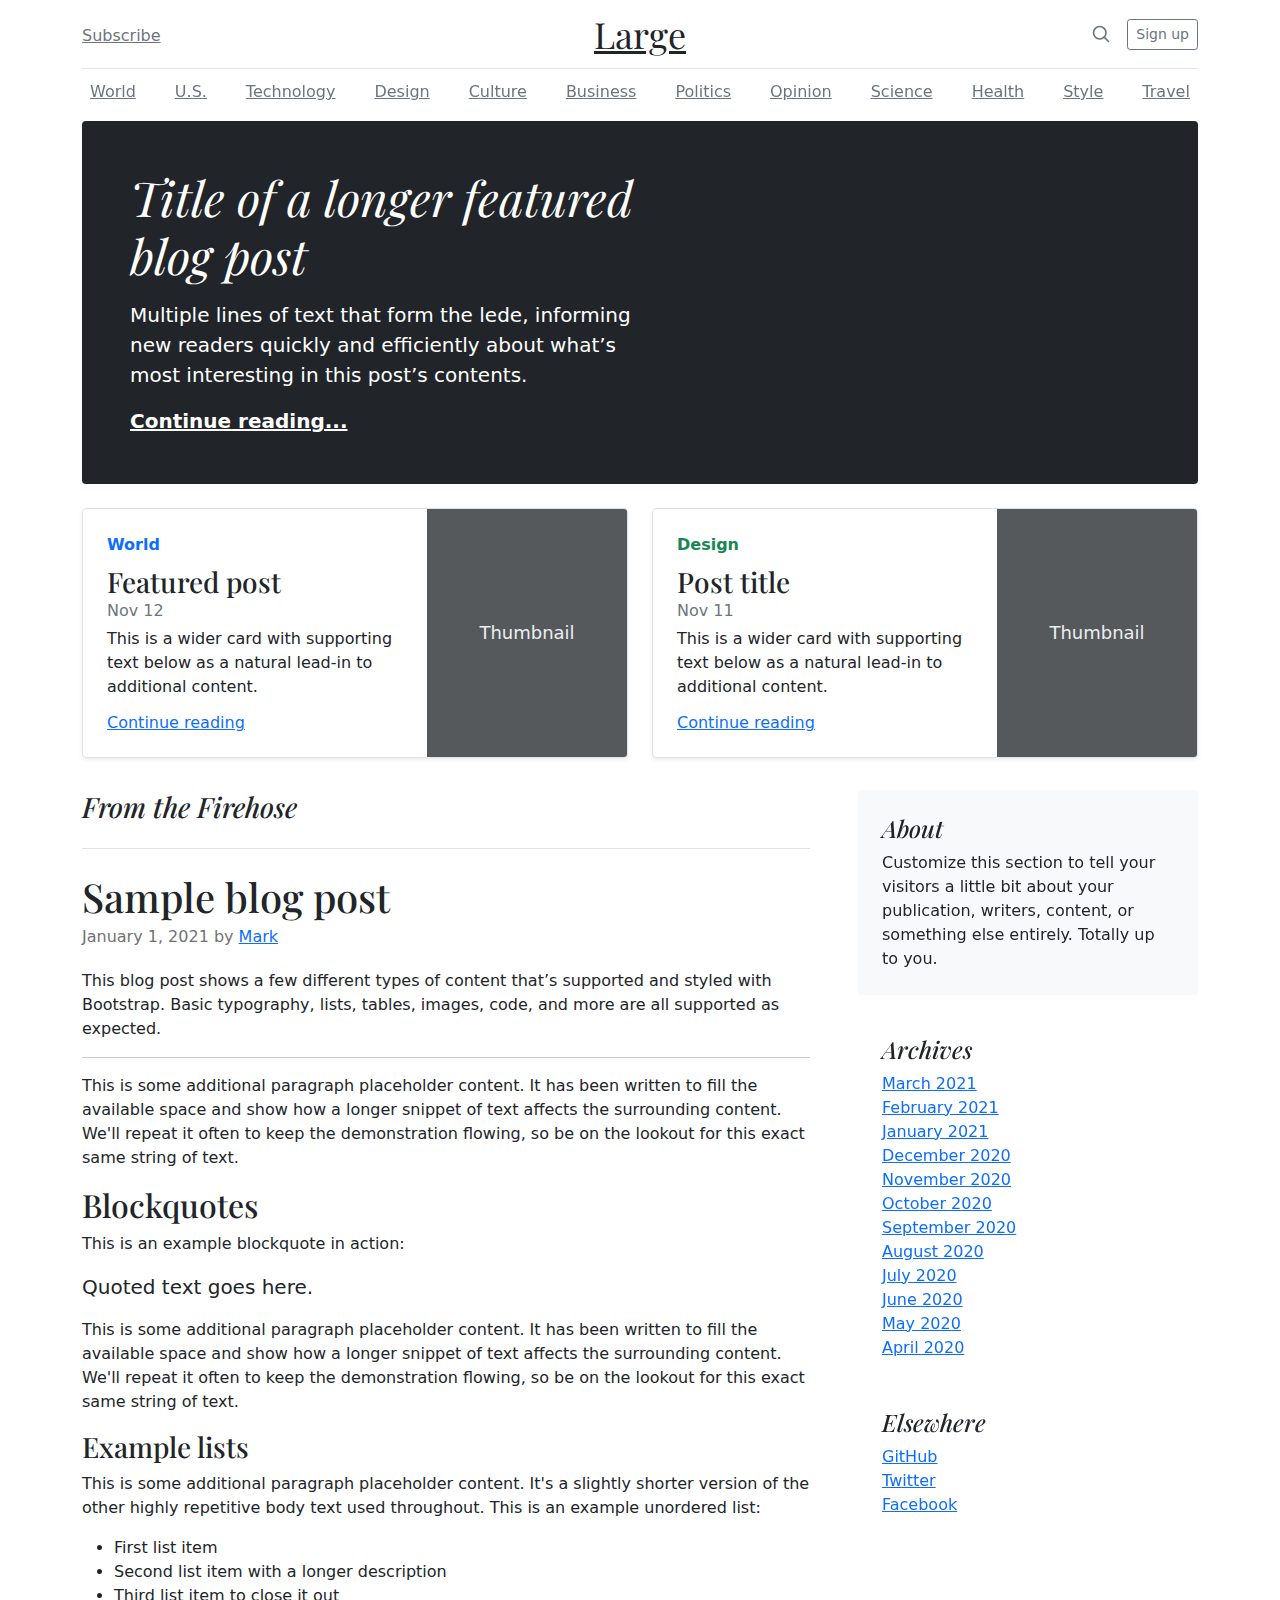
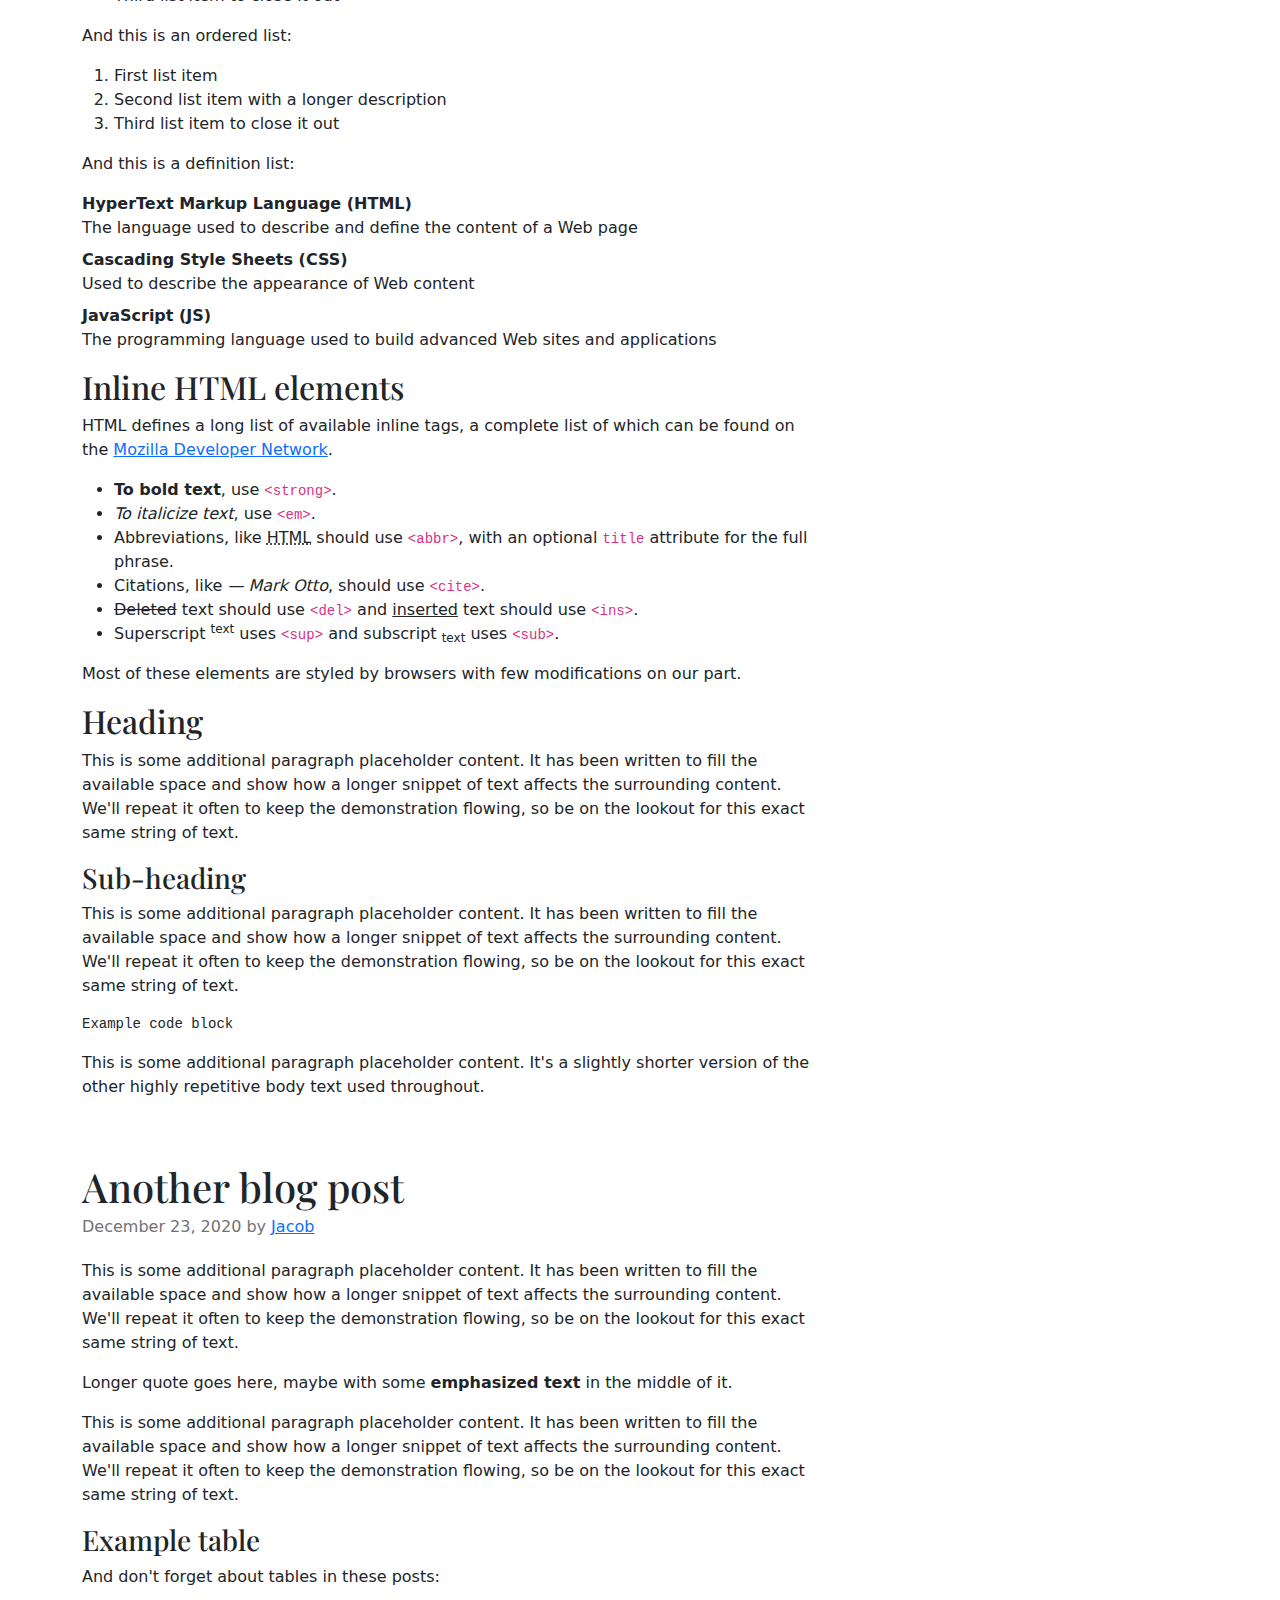
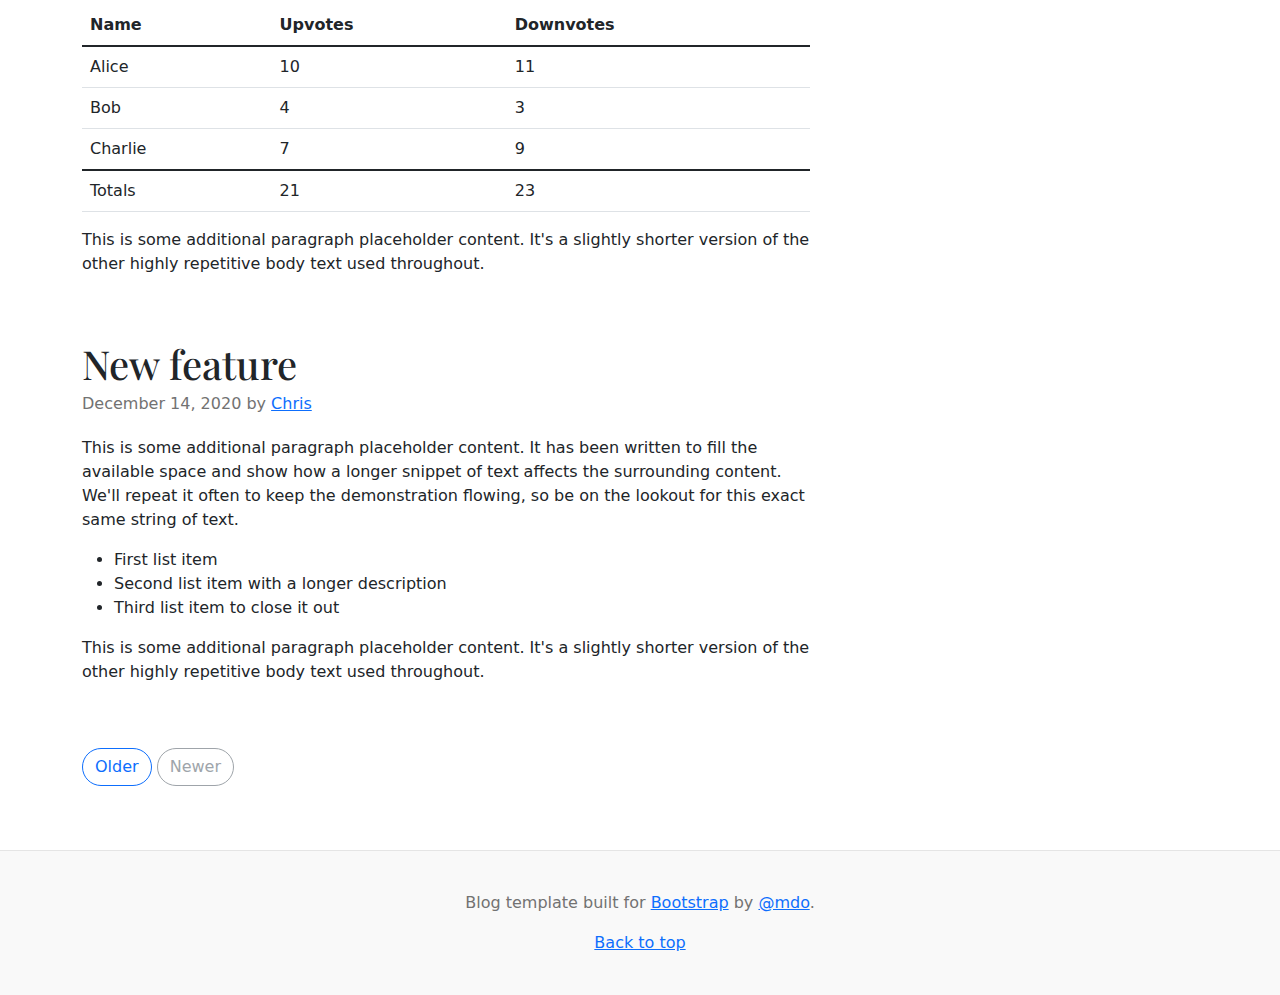
<file: bse/blog/index.html>
<!doctype html>
<html lang="en">
  <head>
    <meta charset="utf-8">
    <meta name="viewport" content="width=device-width, initial-scale=1">
    <meta name="description" content="">
    <meta name="author" content="Mark Otto, Jacob Thornton, and Bootstrap contributors">
    <meta name="generator" content="Hugo 0.88.1">
    <title>Blog Template · Bootstrap v5.1</title>

    <link rel="canonical" href="https://getbootstrap.com/docs/5.1/examples/blog/">

    

    <!-- Bootstrap core CSS -->
<link href="../assets/dist/css/bootstrap.min.css" rel="stylesheet">

    <style>
      .bd-placeholder-img {
        font-size: 1.125rem;
        text-anchor: middle;
        -webkit-user-select: none;
        -moz-user-select: none;
        user-select: none;
      }

      @media (min-width: 768px) {
        .bd-placeholder-img-lg {
          font-size: 3.5rem;
        }
      }
    </style>

    
    <!-- Custom styles for this template -->
    <link href="https://fonts.googleapis.com/css?family=Playfair&#43;Display:700,900&amp;display=swap" rel="stylesheet">
    <!-- Custom styles for this template -->
    <link href="blog.css" rel="stylesheet">
  </head>
  <body>
    
<div class="container">
  <header class="blog-header py-3">
    <div class="row flex-nowrap justify-content-between align-items-center">
      <div class="col-4 pt-1">
        <a class="link-secondary" href="#">Subscribe</a>
      </div>
      <div class="col-4 text-center">
        <a class="blog-header-logo text-dark" href="#">Large</a>
      </div>
      <div class="col-4 d-flex justify-content-end align-items-center">
        <a class="link-secondary" href="#" aria-label="Search">
          <svg xmlns="http://www.w3.org/2000/svg" width="20" height="20" fill="none" stroke="currentColor" stroke-linecap="round" stroke-linejoin="round" stroke-width="2" class="mx-3" role="img" viewBox="0 0 24 24"><title>Search</title><circle cx="10.5" cy="10.5" r="7.5"/><path d="M21 21l-5.2-5.2"/></svg>
        </a>
        <a class="btn btn-sm btn-outline-secondary" href="#">Sign up</a>
      </div>
    </div>
  </header>

  <div class="nav-scroller py-1 mb-2">
    <nav class="nav d-flex justify-content-between">
      <a class="p-2 link-secondary" href="#">World</a>
      <a class="p-2 link-secondary" href="#">U.S.</a>
      <a class="p-2 link-secondary" href="#">Technology</a>
      <a class="p-2 link-secondary" href="#">Design</a>
      <a class="p-2 link-secondary" href="#">Culture</a>
      <a class="p-2 link-secondary" href="#">Business</a>
      <a class="p-2 link-secondary" href="#">Politics</a>
      <a class="p-2 link-secondary" href="#">Opinion</a>
      <a class="p-2 link-secondary" href="#">Science</a>
      <a class="p-2 link-secondary" href="#">Health</a>
      <a class="p-2 link-secondary" href="#">Style</a>
      <a class="p-2 link-secondary" href="#">Travel</a>
    </nav>
  </div>
</div>

<main class="container">
  <div class="p-4 p-md-5 mb-4 text-white rounded bg-dark">
    <div class="col-md-6 px-0">
      <h1 class="display-4 fst-italic">Title of a longer featured blog post</h1>
      <p class="lead my-3">Multiple lines of text that form the lede, informing new readers quickly and efficiently about what’s most interesting in this post’s contents.</p>
      <p class="lead mb-0"><a href="#" class="text-white fw-bold">Continue reading...</a></p>
    </div>
  </div>

  <div class="row mb-2">
    <div class="col-md-6">
      <div class="row g-0 border rounded overflow-hidden flex-md-row mb-4 shadow-sm h-md-250 position-relative">
        <div class="col p-4 d-flex flex-column position-static">
          <strong class="d-inline-block mb-2 text-primary">World</strong>
          <h3 class="mb-0">Featured post</h3>
          <div class="mb-1 text-muted">Nov 12</div>
          <p class="card-text mb-auto">This is a wider card with supporting text below as a natural lead-in to additional content.</p>
          <a href="#" class="stretched-link">Continue reading</a>
        </div>
        <div class="col-auto d-none d-lg-block">
          <svg class="bd-placeholder-img" width="200" height="250" xmlns="http://www.w3.org/2000/svg" role="img" aria-label="Placeholder: Thumbnail" preserveAspectRatio="xMidYMid slice" focusable="false"><title>Placeholder</title><rect width="100%" height="100%" fill="#55595c"/><text x="50%" y="50%" fill="#eceeef" dy=".3em">Thumbnail</text></svg>

        </div>
      </div>
    </div>
    <div class="col-md-6">
      <div class="row g-0 border rounded overflow-hidden flex-md-row mb-4 shadow-sm h-md-250 position-relative">
        <div class="col p-4 d-flex flex-column position-static">
          <strong class="d-inline-block mb-2 text-success">Design</strong>
          <h3 class="mb-0">Post title</h3>
          <div class="mb-1 text-muted">Nov 11</div>
          <p class="mb-auto">This is a wider card with supporting text below as a natural lead-in to additional content.</p>
          <a href="#" class="stretched-link">Continue reading</a>
        </div>
        <div class="col-auto d-none d-lg-block">
          <svg class="bd-placeholder-img" width="200" height="250" xmlns="http://www.w3.org/2000/svg" role="img" aria-label="Placeholder: Thumbnail" preserveAspectRatio="xMidYMid slice" focusable="false"><title>Placeholder</title><rect width="100%" height="100%" fill="#55595c"/><text x="50%" y="50%" fill="#eceeef" dy=".3em">Thumbnail</text></svg>

        </div>
      </div>
    </div>
  </div>

  <div class="row g-5">
    <div class="col-md-8">
      <h3 class="pb-4 mb-4 fst-italic border-bottom">
        From the Firehose
      </h3>

      <article class="blog-post">
        <h2 class="blog-post-title">Sample blog post</h2>
        <p class="blog-post-meta">January 1, 2021 by <a href="#">Mark</a></p>

        <p>This blog post shows a few different types of content that’s supported and styled with Bootstrap. Basic typography, lists, tables, images, code, and more are all supported as expected.</p>
        <hr>
        <p>This is some additional paragraph placeholder content. It has been written to fill the available space and show how a longer snippet of text affects the surrounding content. We'll repeat it often to keep the demonstration flowing, so be on the lookout for this exact same string of text.</p>
        <h2>Blockquotes</h2>
        <p>This is an example blockquote in action:</p>
        <blockquote class="blockquote">
          <p>Quoted text goes here.</p>
        </blockquote>
        <p>This is some additional paragraph placeholder content. It has been written to fill the available space and show how a longer snippet of text affects the surrounding content. We'll repeat it often to keep the demonstration flowing, so be on the lookout for this exact same string of text.</p>
        <h3>Example lists</h3>
        <p>This is some additional paragraph placeholder content. It's a slightly shorter version of the other highly repetitive body text used throughout. This is an example unordered list:</p>
        <ul>
          <li>First list item</li>
          <li>Second list item with a longer description</li>
          <li>Third list item to close it out</li>
        </ul>
        <p>And this is an ordered list:</p>
        <ol>
          <li>First list item</li>
          <li>Second list item with a longer description</li>
          <li>Third list item to close it out</li>
        </ol>
        <p>And this is a definition list:</p>
        <dl>
          <dt>HyperText Markup Language (HTML)</dt>
          <dd>The language used to describe and define the content of a Web page</dd>
          <dt>Cascading Style Sheets (CSS)</dt>
          <dd>Used to describe the appearance of Web content</dd>
          <dt>JavaScript (JS)</dt>
          <dd>The programming language used to build advanced Web sites and applications</dd>
        </dl>
        <h2>Inline HTML elements</h2>
        <p>HTML defines a long list of available inline tags, a complete list of which can be found on the <a href="https://developer.mozilla.org/en-US/docs/Web/HTML/Element">Mozilla Developer Network</a>.</p>
        <ul>
          <li><strong>To bold text</strong>, use <code class="language-plaintext highlighter-rouge">&lt;strong&gt;</code>.</li>
          <li><em>To italicize text</em>, use <code class="language-plaintext highlighter-rouge">&lt;em&gt;</code>.</li>
          <li>Abbreviations, like <abbr title="HyperText Markup Langage">HTML</abbr> should use <code class="language-plaintext highlighter-rouge">&lt;abbr&gt;</code>, with an optional <code class="language-plaintext highlighter-rouge">title</code> attribute for the full phrase.</li>
          <li>Citations, like <cite>— Mark Otto</cite>, should use <code class="language-plaintext highlighter-rouge">&lt;cite&gt;</code>.</li>
          <li><del>Deleted</del> text should use <code class="language-plaintext highlighter-rouge">&lt;del&gt;</code> and <ins>inserted</ins> text should use <code class="language-plaintext highlighter-rouge">&lt;ins&gt;</code>.</li>
          <li>Superscript <sup>text</sup> uses <code class="language-plaintext highlighter-rouge">&lt;sup&gt;</code> and subscript <sub>text</sub> uses <code class="language-plaintext highlighter-rouge">&lt;sub&gt;</code>.</li>
        </ul>
        <p>Most of these elements are styled by browsers with few modifications on our part.</p>
        <h2>Heading</h2>
        <p>This is some additional paragraph placeholder content. It has been written to fill the available space and show how a longer snippet of text affects the surrounding content. We'll repeat it often to keep the demonstration flowing, so be on the lookout for this exact same string of text.</p>
        <h3>Sub-heading</h3>
        <p>This is some additional paragraph placeholder content. It has been written to fill the available space and show how a longer snippet of text affects the surrounding content. We'll repeat it often to keep the demonstration flowing, so be on the lookout for this exact same string of text.</p>
        <pre><code>Example code block</code></pre>
        <p>This is some additional paragraph placeholder content. It's a slightly shorter version of the other highly repetitive body text used throughout.</p>
      </article>

      <article class="blog-post">
        <h2 class="blog-post-title">Another blog post</h2>
        <p class="blog-post-meta">December 23, 2020 by <a href="#">Jacob</a></p>

        <p>This is some additional paragraph placeholder content. It has been written to fill the available space and show how a longer snippet of text affects the surrounding content. We'll repeat it often to keep the demonstration flowing, so be on the lookout for this exact same string of text.</p>
        <blockquote>
          <p>Longer quote goes here, maybe with some <strong>emphasized text</strong> in the middle of it.</p>
        </blockquote>
        <p>This is some additional paragraph placeholder content. It has been written to fill the available space and show how a longer snippet of text affects the surrounding content. We'll repeat it often to keep the demonstration flowing, so be on the lookout for this exact same string of text.</p>
        <h3>Example table</h3>
        <p>And don't forget about tables in these posts:</p>
        <table class="table">
          <thead>
            <tr>
              <th>Name</th>
              <th>Upvotes</th>
              <th>Downvotes</th>
            </tr>
          </thead>
          <tbody>
            <tr>
              <td>Alice</td>
              <td>10</td>
              <td>11</td>
            </tr>
            <tr>
              <td>Bob</td>
              <td>4</td>
              <td>3</td>
            </tr>
            <tr>
              <td>Charlie</td>
              <td>7</td>
              <td>9</td>
            </tr>
          </tbody>
          <tfoot>
            <tr>
              <td>Totals</td>
              <td>21</td>
              <td>23</td>
            </tr>
          </tfoot>
        </table>

        <p>This is some additional paragraph placeholder content. It's a slightly shorter version of the other highly repetitive body text used throughout.</p>
      </article>

      <article class="blog-post">
        <h2 class="blog-post-title">New feature</h2>
        <p class="blog-post-meta">December 14, 2020 by <a href="#">Chris</a></p>

        <p>This is some additional paragraph placeholder content. It has been written to fill the available space and show how a longer snippet of text affects the surrounding content. We'll repeat it often to keep the demonstration flowing, so be on the lookout for this exact same string of text.</p>
        <ul>
          <li>First list item</li>
          <li>Second list item with a longer description</li>
          <li>Third list item to close it out</li>
        </ul>
        <p>This is some additional paragraph placeholder content. It's a slightly shorter version of the other highly repetitive body text used throughout.</p>
      </article>

      <nav class="blog-pagination" aria-label="Pagination">
        <a class="btn btn-outline-primary" href="#">Older</a>
        <a class="btn btn-outline-secondary disabled">Newer</a>
      </nav>

    </div>

    <div class="col-md-4">
      <div class="position-sticky" style="top: 2rem;">
        <div class="p-4 mb-3 bg-light rounded">
          <h4 class="fst-italic">About</h4>
          <p class="mb-0">Customize this section to tell your visitors a little bit about your publication, writers, content, or something else entirely. Totally up to you.</p>
        </div>

        <div class="p-4">
          <h4 class="fst-italic">Archives</h4>
          <ol class="list-unstyled mb-0">
            <li><a href="#">March 2021</a></li>
            <li><a href="#">February 2021</a></li>
            <li><a href="#">January 2021</a></li>
            <li><a href="#">December 2020</a></li>
            <li><a href="#">November 2020</a></li>
            <li><a href="#">October 2020</a></li>
            <li><a href="#">September 2020</a></li>
            <li><a href="#">August 2020</a></li>
            <li><a href="#">July 2020</a></li>
            <li><a href="#">June 2020</a></li>
            <li><a href="#">May 2020</a></li>
            <li><a href="#">April 2020</a></li>
          </ol>
        </div>

        <div class="p-4">
          <h4 class="fst-italic">Elsewhere</h4>
          <ol class="list-unstyled">
            <li><a href="#">GitHub</a></li>
            <li><a href="#">Twitter</a></li>
            <li><a href="#">Facebook</a></li>
          </ol>
        </div>
      </div>
    </div>
  </div>

</main>

<footer class="blog-footer">
  <p>Blog template built for <a href="https://getbootstrap.com/">Bootstrap</a> by <a href="https://twitter.com/mdo">@mdo</a>.</p>
  <p>
    <a href="#">Back to top</a>
  </p>
</footer>


    
  </body>
</html>
</file>
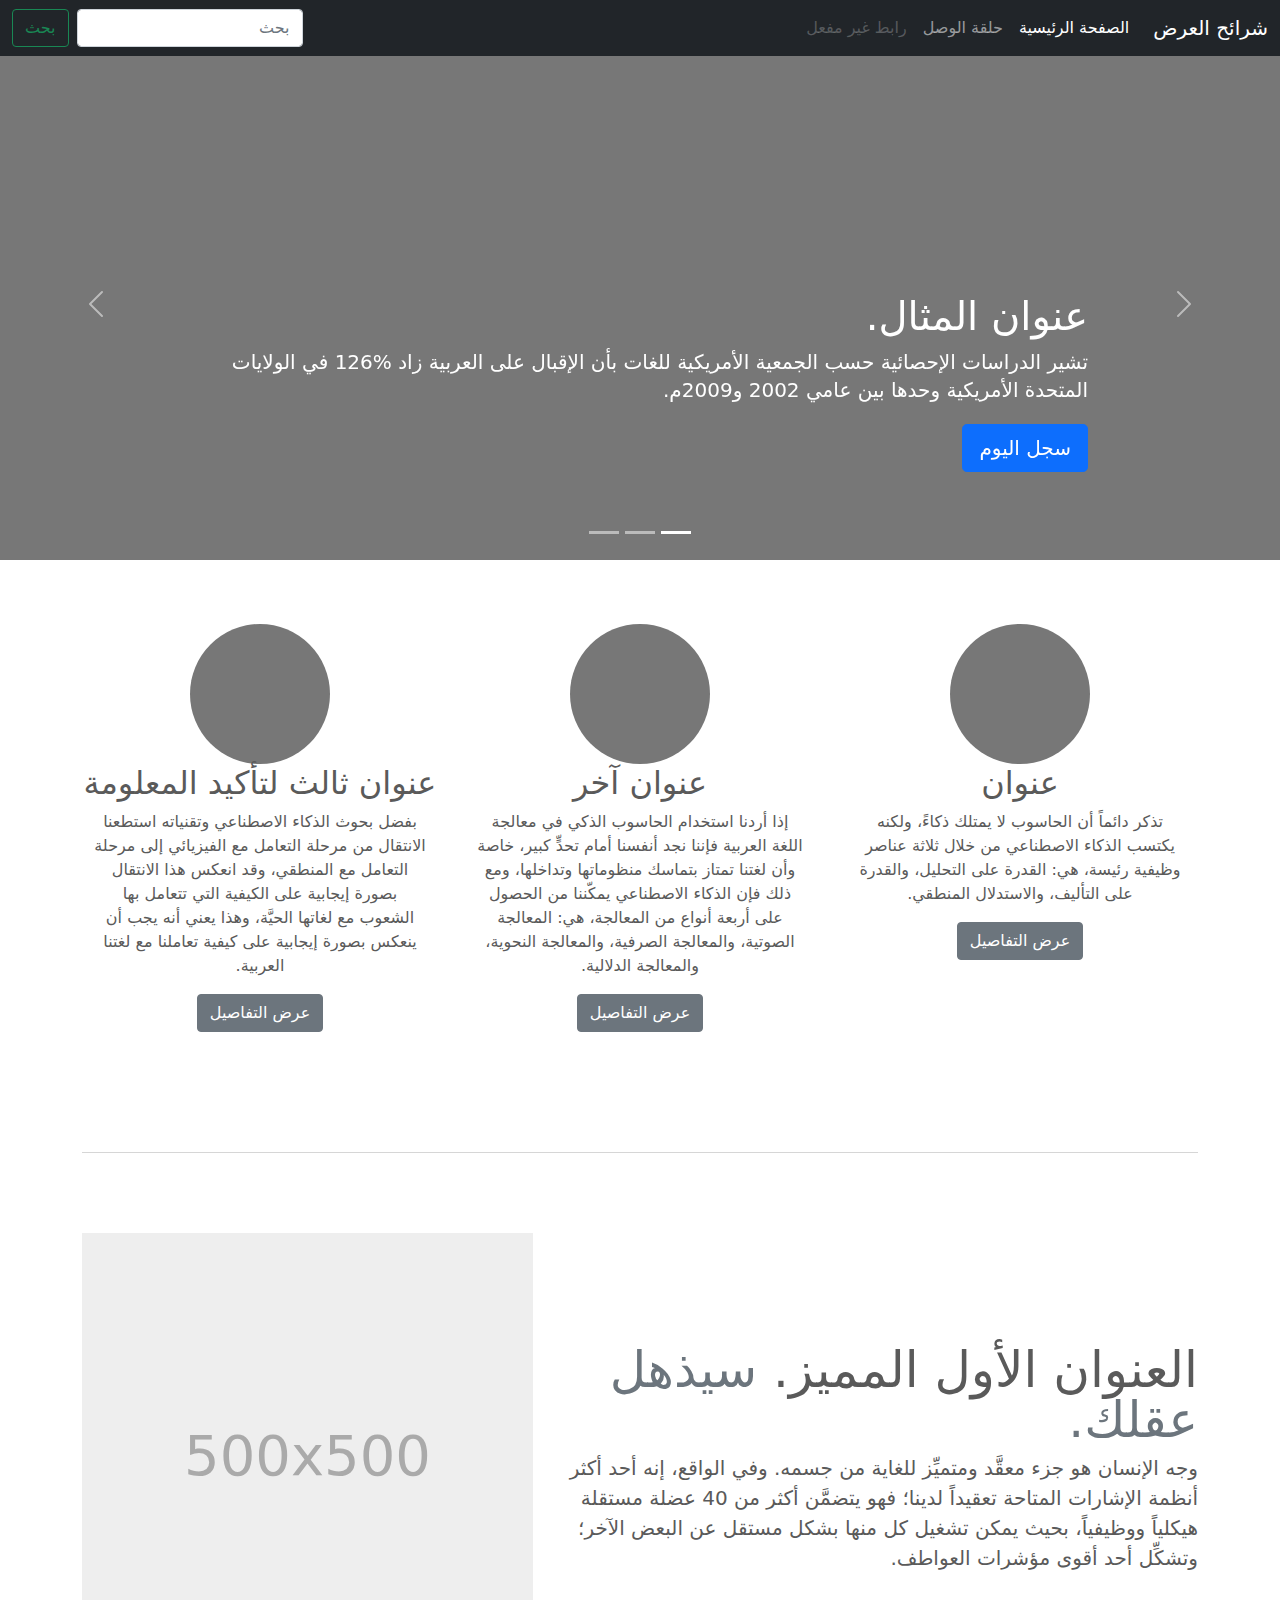
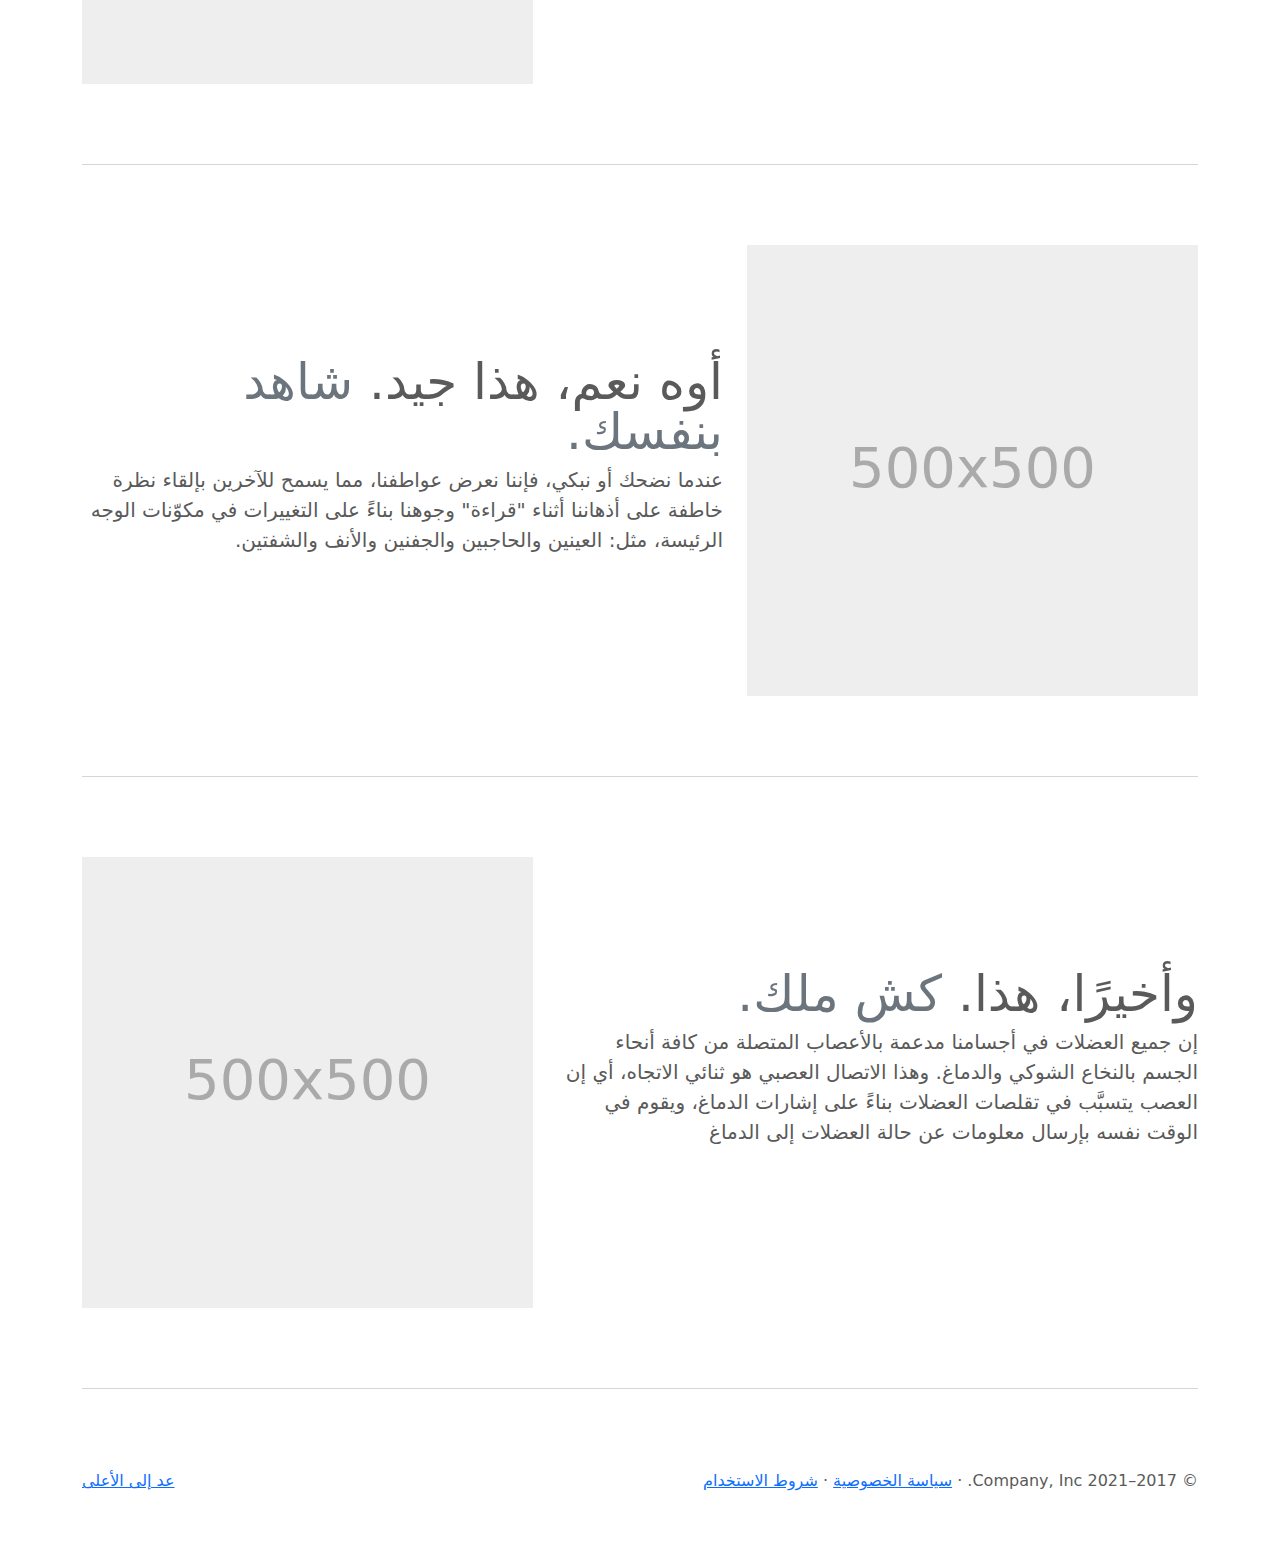
<file: bse/carousel-rtl/index.html>
<!doctype html>
<html lang="ar" dir="rtl">
  <head>
    <meta charset="utf-8">
    <meta name="viewport" content="width=device-width, initial-scale=1">
    <meta name="description" content="">
    <meta name="author" content="Mark Otto, Jacob Thornton, and Bootstrap contributors">
    <meta name="generator" content="Hugo 0.88.1">
    <title>قالب  شرائح العرض · Bootstrap v5.1</title>

    <link rel="canonical" href="https://getbootstrap.com/docs/5.1/examples/carousel-rtl/">

    

    <!-- Bootstrap core CSS -->
<link href="../assets/dist/css/bootstrap.rtl.min.css" rel="stylesheet">

    <style>
      .bd-placeholder-img {
        font-size: 1.125rem;
        text-anchor: middle;
        -webkit-user-select: none;
        -moz-user-select: none;
        user-select: none;
      }

      @media (min-width: 768px) {
        .bd-placeholder-img-lg {
          font-size: 3.5rem;
        }
      }
    </style>

    
    <!-- Custom styles for this template -->
    <link href="../carousel/carousel.rtl.css" rel="stylesheet">
  </head>
  <body>
    
<header>
  <nav class="navbar navbar-expand-md navbar-dark fixed-top bg-dark">
    <div class="container-fluid">
      <a class="navbar-brand" href="#">شرائح العرض</a>
      <button class="navbar-toggler" type="button" data-bs-toggle="collapse" data-bs-target="#navbarCollapse" aria-controls="navbarCollapse" aria-expanded="false" aria-label="تبديل التنقل">
        <span class="navbar-toggler-icon"></span>
      </button>
      <div class="collapse navbar-collapse" id="navbarCollapse">
        <ul class="navbar-nav me-auto mb-2 mb-md-0">
          <li class="nav-item">
            <a class="nav-link active" aria-current="page" href="#">الصفحة الرئيسية</a>
          </li>
          <li class="nav-item">
            <a class="nav-link" href="#">حلقة الوصل</a>
          </li>
          <li class="nav-item">
            <a class="nav-link disabled">رابط غير مفعل</a>
          </li>
        </ul>
        <form class="d-flex">
          <input class="form-control me-2" type="search" placeholder="بحث" aria-label="بحث">
          <button class="btn btn-outline-success" type="submit">بحث</button>
        </form>
      </div>
    </div>
  </nav>
</header>

<main>

  <div id="myCarousel" class="carousel slide" data-bs-ride="carousel">
    <div class="carousel-indicators">
      <button type="button" data-bs-target="#myCarousel" data-bs-slide-to="0" class="active" aria-current="true" aria-label="Slide 1"></button>
      <button type="button" data-bs-target="#myCarousel" data-bs-slide-to="1" aria-label="Slide 2"></button>
      <button type="button" data-bs-target="#myCarousel" data-bs-slide-to="2" aria-label="Slide 3"></button>
    </div>
    <div class="carousel-inner">
      <div class="carousel-item active">
        <svg class="bd-placeholder-img" width="100%" height="100%" xmlns="http://www.w3.org/2000/svg" aria-hidden="true" preserveAspectRatio="xMidYMid slice" focusable="false"><rect width="100%" height="100%" fill="#777"/></svg>

        <div class="container">
          <div class="carousel-caption text-start">
            <h1>عنوان المثال.</h1>
            <p>تشير الدراسات الإحصائية حسب الجمعية الأمريكية للغات بأن الإقبال على العربية زاد %126 في الولايات المتحدة الأمريكية وحدها بين عامي 2002 و2009م.</p>
            <p><a class="btn btn-lg btn-primary" href="#">سجل اليوم</a></p>
          </div>
        </div>
      </div>
      <div class="carousel-item">
        <svg class="bd-placeholder-img" width="100%" height="100%" xmlns="http://www.w3.org/2000/svg" aria-hidden="true" preserveAspectRatio="xMidYMid slice" focusable="false"><rect width="100%" height="100%" fill="#777"/></svg>

        <div class="container">
          <div class="carousel-caption">
            <h1>عنوان مثال آخر.</h1>
            <p>حسب المجلس الثقافي البريطاني فإن تعليم الإنجليزية داخل بريطانيا يسهم في تعزيز اقتصادها بما يتجاوز ملياري جنيه سنوياً، كما أنه وفر أكثر من 26 ألف وظيفة.</p>
            <p><a class="btn btn-lg btn-primary" href="#">أعرف أكثر</a></p>
          </div>
        </div>
      </div>
      <div class="carousel-item">
        <svg class="bd-placeholder-img" width="100%" height="100%" xmlns="http://www.w3.org/2000/svg" aria-hidden="true" preserveAspectRatio="xMidYMid slice" focusable="false"><rect width="100%" height="100%" fill="#777"/></svg>

        <div class="container">
          <div class="carousel-caption text-end">
            <h1>واحد أكثر لقياس جيد.</h1>
            <p>الإحصاءات لحجم الاستثمار اللغوي خارج بريطانيا تتفاوت من سنة لأخرى إلا أن المدير التنفيذي للمجلس الثقافي البريطاني إدي بايرز يرى أن استثمار تعليم الإنجليزية في الخارج لا يحسب على المستوى المالي فحسب بل على المستوى السياسي أيضاً.</p>
            <p><a class="btn btn-lg btn-primary" href="#">تصفح المعرض</a></p>
          </div>
        </div>
      </div>
    </div>
    <button class="carousel-control-prev" type="button" data-bs-target="#myCarousel" data-bs-slide="prev">
      <span class="carousel-control-prev-icon" aria-hidden="true"></span>
      <span class="visually-hidden">السابق</span>
    </button>
    <button class="carousel-control-next" type="button" data-bs-target="#myCarousel" data-bs-slide="next">
      <span class="carousel-control-next-icon" aria-hidden="true"></span>
      <span class="visually-hidden">التالي</span>
    </button>
  </div>


  <!-- Marketing messaging and featurettes
  ================================================== -->
  <!-- Wrap the rest of the page in another container to center all the content. -->

  <div class="container marketing">

    <!-- Three columns of text below the carousel -->
    <div class="row">
      <div class="col-lg-4">
        <svg class="bd-placeholder-img rounded-circle" width="140" height="140" xmlns="http://www.w3.org/2000/svg" role="img" aria-label="Placeholder: 140x140" preserveAspectRatio="xMidYMid slice" focusable="false"><title>Placeholder</title><rect width="100%" height="100%" fill="#777"/><text x="50%" y="50%" fill="#777" dy=".3em">140x140</text></svg>

        <h2>عنوان</h2>
        <p>تذكر دائماً أن الحاسوب لا يمتلك ذكاءً، ولكنه يكتسب الذكاء الاصطناعي من خلال ثلاثة عناصر وظيفية رئيسة، هي: القدرة على التحليل، والقدرة على التأليف، والاستدلال المنطقي.</p>
        <p><a class="btn btn-secondary" href="#">عرض التفاصيل</a></p>
      </div><!-- /.col-lg-4 -->
      <div class="col-lg-4">
        <svg class="bd-placeholder-img rounded-circle" width="140" height="140" xmlns="http://www.w3.org/2000/svg" role="img" aria-label="Placeholder: 140x140" preserveAspectRatio="xMidYMid slice" focusable="false"><title>Placeholder</title><rect width="100%" height="100%" fill="#777"/><text x="50%" y="50%" fill="#777" dy=".3em">140x140</text></svg>

        <h2>عنوان آخر</h2>
        <p>إذا أردنا استخدام الحاسوب الذكي في معالجة اللغة العربية فإننا نجد أنفسنا أمام تحدٍّ كبير، خاصة وأن لغتنا تمتاز بتماسك منظوماتها وتداخلها، ومع ذلك فإن الذكاء الاصطناعي يمكّننا من الحصول على أربعة أنواع من المعالجة، هي: المعالجة الصوتية، والمعالجة الصرفية، والمعالجة النحوية، والمعالجة الدلالية.</p>
        <p><a class="btn btn-secondary" href="#">عرض التفاصيل</a></p>
      </div><!-- /.col-lg-4 -->
      <div class="col-lg-4">
        <svg class="bd-placeholder-img rounded-circle" width="140" height="140" xmlns="http://www.w3.org/2000/svg" role="img" aria-label="Placeholder: 140x140" preserveAspectRatio="xMidYMid slice" focusable="false"><title>Placeholder</title><rect width="100%" height="100%" fill="#777"/><text x="50%" y="50%" fill="#777" dy=".3em">140x140</text></svg>

        <h2>عنوان ثالث لتأكيد المعلومة</h2>
        <p>بفضل بحوث الذكاء الاصطناعي وتقنياته استطعنا الانتقال من مرحلة التعامل مع الفيزيائي إلى مرحلة التعامل مع المنطقي، وقد انعكس هذا الانتقال بصورة إيجابية على الكيفية التي تتعامل بها الشعوب مع لغاتها الحيَّة، وهذا يعني أنه يجب أن ينعكس بصورة إيجابية على كيفية تعاملنا مع لغتنا العربية.</p>
        <p><a class="btn btn-secondary" href="#">عرض التفاصيل</a></p>
      </div><!-- /.col-lg-4 -->
    </div><!-- /.row -->


    <!-- START THE FEATURETTES -->

    <hr class="featurette-divider">

    <div class="row featurette">
      <div class="col-md-7">
        <h2 class="featurette-heading">العنوان الأول المميز. <span class="text-muted"> سيذهل عقلك. </span></h2>
        <p class="lead">وجه الإنسان هو جزء معقَّد ومتميِّز للغاية من جسمه. وفي الواقع، إنه أحد أكثر أنظمة الإشارات المتاحة تعقيداً لدينا؛ فهو يتضمَّن أكثر من 40 عضلة مستقلة هيكلياً ووظيفياً، بحيث يمكن تشغيل كل منها بشكل مستقل عن البعض الآخر؛ وتشكِّل أحد أقوى مؤشرات العواطف.</p>
      </div>
      <div class="col-md-5">
        <svg class="bd-placeholder-img bd-placeholder-img-lg featurette-image img-fluid mx-auto" width="500" height="500" xmlns="http://www.w3.org/2000/svg" role="img" aria-label="Placeholder: 500x500" preserveAspectRatio="xMidYMid slice" focusable="false"><title>Placeholder</title><rect width="100%" height="100%" fill="#eee"/><text x="50%" y="50%" fill="#aaa" dy=".3em">500x500</text></svg>

      </div>
    </div>

    <hr class="featurette-divider">

    <div class="row featurette">
      <div class="col-md-7 order-md-2">
        <h2 class="featurette-heading">أوه نعم، هذا جيد. <span class="text-muted"> شاهد بنفسك. </span></h2>
        <p class="lead">عندما نضحك أو نبكي، فإننا نعرض عواطفنا، مما يسمح للآخرين بإلقاء نظرة خاطفة على أذهاننا أثناء "قراءة" وجوهنا بناءً على التغييرات في مكوّنات الوجه الرئيسة، مثل: العينين والحاجبين والجفنين والأنف والشفتين.</p>
      </div>
      <div class="col-md-5 order-md-1">
        <svg class="bd-placeholder-img bd-placeholder-img-lg featurette-image img-fluid mx-auto" width="500" height="500" xmlns="http://www.w3.org/2000/svg" role="img" aria-label="Placeholder: 500x500" preserveAspectRatio="xMidYMid slice" focusable="false"><title>Placeholder</title><rect width="100%" height="100%" fill="#eee"/><text x="50%" y="50%" fill="#aaa" dy=".3em">500x500</text></svg>

      </div>
    </div>

    <hr class="featurette-divider">

    <div class="row featurette">
      <div class="col-md-7">
        <h2 class="featurette-heading">وأخيرًا، هذا. <span class="text-muted"> كش ملك. </span></h2>
        <p class="lead">إن جميع العضلات في أجسامنا مدعمة بالأعصاب المتصلة من كافة أنحاء الجسم بالنخاع الشوكي والدماغ. وهذا الاتصال العصبي هو ثنائي الاتجاه، أي إن العصب يتسبَّب في تقلصات العضلات بناءً على إشارات الدماغ، ويقوم في الوقت نفسه بإرسال معلومات عن حالة العضلات إلى الدماغ</p>
      </div>
      <div class="col-md-5">
        <svg class="bd-placeholder-img bd-placeholder-img-lg featurette-image img-fluid mx-auto" width="500" height="500" xmlns="http://www.w3.org/2000/svg" role="img" aria-label="Placeholder: 500x500" preserveAspectRatio="xMidYMid slice" focusable="false"><title>Placeholder</title><rect width="100%" height="100%" fill="#eee"/><text x="50%" y="50%" fill="#aaa" dy=".3em">500x500</text></svg>

      </div>
    </div>

    <hr class="featurette-divider">

    <!-- /END THE FEATURETTES -->

  </div><!-- /.container -->


  <!-- FOOTER -->
  <footer class="container">
    <p class="float-end"><a href="#">عد إلى الأعلى</a></p>
    <p>&copy; 2017–2021 Company, Inc. &middot; <a href="#">سياسة الخصوصية</a> &middot; <a href="#">شروط الاستخدام</a></p>
  </footer>
</main>


    <script src="../assets/dist/js/bootstrap.bundle.min.js"></script>

      
  </body>
</html>
</file>
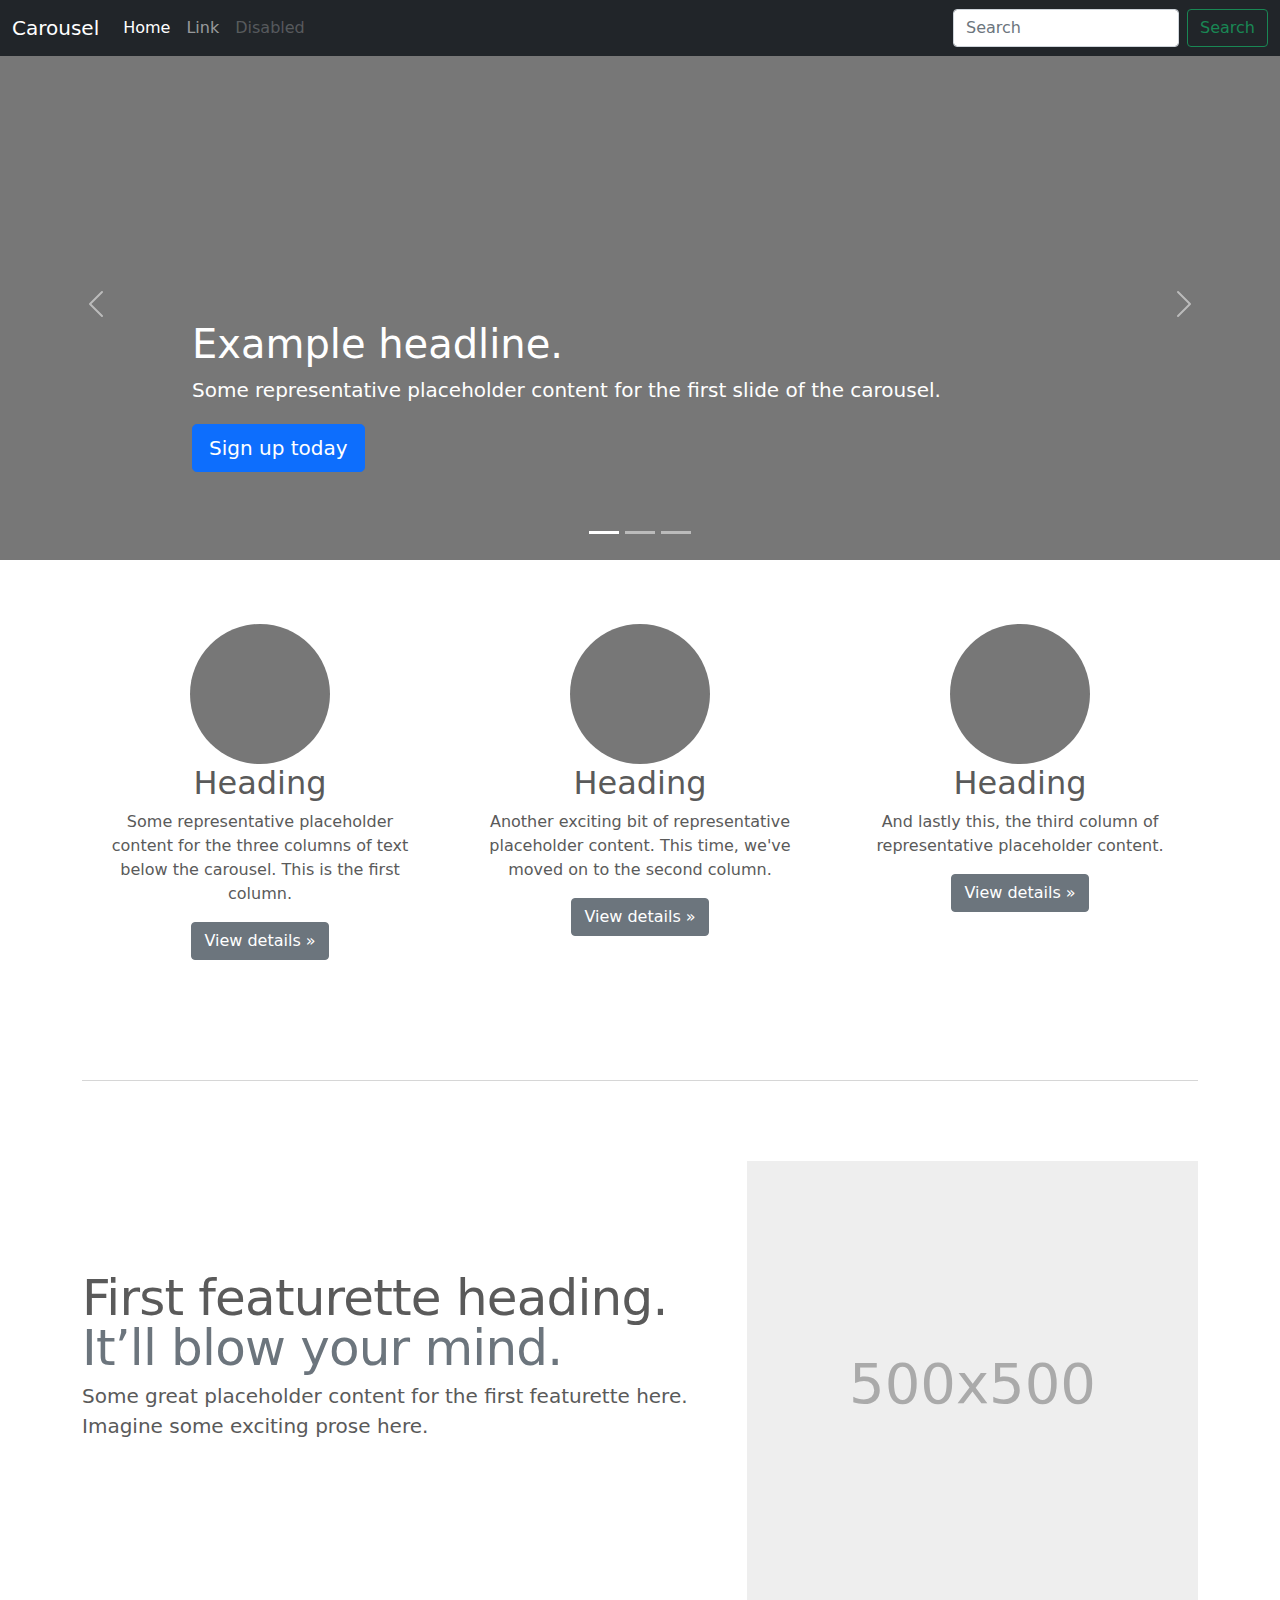
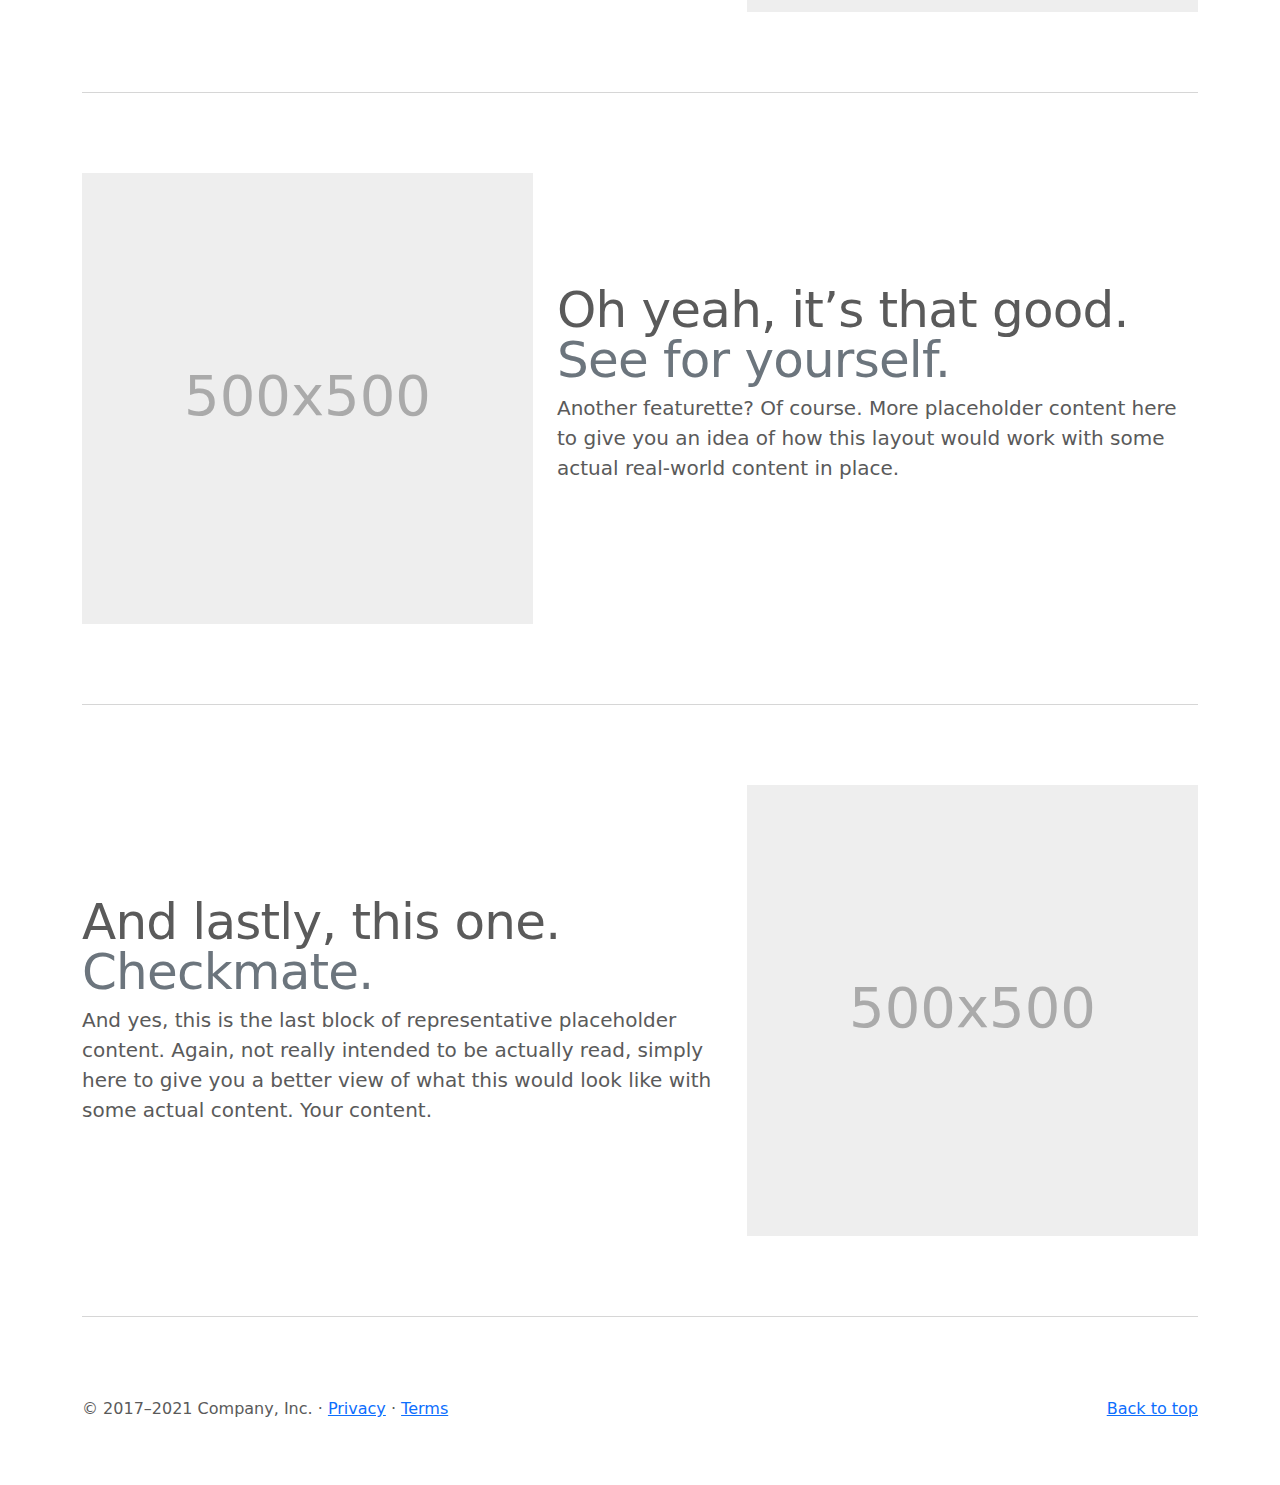
<file: bse/carousel/index.html>
<!doctype html>
<html lang="en">
  <head>
    <meta charset="utf-8">
    <meta name="viewport" content="width=device-width, initial-scale=1">
    <meta name="description" content="">
    <meta name="author" content="Mark Otto, Jacob Thornton, and Bootstrap contributors">
    <meta name="generator" content="Hugo 0.88.1">
    <title>Carousel Template · Bootstrap v5.1</title>

    <link rel="canonical" href="https://getbootstrap.com/docs/5.1/examples/carousel/">

    

    <!-- Bootstrap core CSS -->
<link href="../assets/dist/css/bootstrap.min.css" rel="stylesheet">

    <style>
      .bd-placeholder-img {
        font-size: 1.125rem;
        text-anchor: middle;
        -webkit-user-select: none;
        -moz-user-select: none;
        user-select: none;
      }

      @media (min-width: 768px) {
        .bd-placeholder-img-lg {
          font-size: 3.5rem;
        }
      }
    </style>

    
    <!-- Custom styles for this template -->
    <link href="carousel.css" rel="stylesheet">
  </head>
  <body>
    
<header>
  <nav class="navbar navbar-expand-md navbar-dark fixed-top bg-dark">
    <div class="container-fluid">
      <a class="navbar-brand" href="#">Carousel</a>
      <button class="navbar-toggler" type="button" data-bs-toggle="collapse" data-bs-target="#navbarCollapse" aria-controls="navbarCollapse" aria-expanded="false" aria-label="Toggle navigation">
        <span class="navbar-toggler-icon"></span>
      </button>
      <div class="collapse navbar-collapse" id="navbarCollapse">
        <ul class="navbar-nav me-auto mb-2 mb-md-0">
          <li class="nav-item">
            <a class="nav-link active" aria-current="page" href="#">Home</a>
          </li>
          <li class="nav-item">
            <a class="nav-link" href="#">Link</a>
          </li>
          <li class="nav-item">
            <a class="nav-link disabled">Disabled</a>
          </li>
        </ul>
        <form class="d-flex">
          <input class="form-control me-2" type="search" placeholder="Search" aria-label="Search">
          <button class="btn btn-outline-success" type="submit">Search</button>
        </form>
      </div>
    </div>
  </nav>
</header>

<main>

  <div id="myCarousel" class="carousel slide" data-bs-ride="carousel">
    <div class="carousel-indicators">
      <button type="button" data-bs-target="#myCarousel" data-bs-slide-to="0" class="active" aria-current="true" aria-label="Slide 1"></button>
      <button type="button" data-bs-target="#myCarousel" data-bs-slide-to="1" aria-label="Slide 2"></button>
      <button type="button" data-bs-target="#myCarousel" data-bs-slide-to="2" aria-label="Slide 3"></button>
    </div>
    <div class="carousel-inner">
      <div class="carousel-item active">
        <svg class="bd-placeholder-img" width="100%" height="100%" xmlns="http://www.w3.org/2000/svg" aria-hidden="true" preserveAspectRatio="xMidYMid slice" focusable="false"><rect width="100%" height="100%" fill="#777"/></svg>

        <div class="container">
          <div class="carousel-caption text-start">
            <h1>Example headline.</h1>
            <p>Some representative placeholder content for the first slide of the carousel.</p>
            <p><a class="btn btn-lg btn-primary" href="#">Sign up today</a></p>
          </div>
        </div>
      </div>
      <div class="carousel-item">
        <svg class="bd-placeholder-img" width="100%" height="100%" xmlns="http://www.w3.org/2000/svg" aria-hidden="true" preserveAspectRatio="xMidYMid slice" focusable="false"><rect width="100%" height="100%" fill="#777"/></svg>

        <div class="container">
          <div class="carousel-caption">
            <h1>Another example headline.</h1>
            <p>Some representative placeholder content for the second slide of the carousel.</p>
            <p><a class="btn btn-lg btn-primary" href="#">Learn more</a></p>
          </div>
        </div>
      </div>
      <div class="carousel-item">
        <svg class="bd-placeholder-img" width="100%" height="100%" xmlns="http://www.w3.org/2000/svg" aria-hidden="true" preserveAspectRatio="xMidYMid slice" focusable="false"><rect width="100%" height="100%" fill="#777"/></svg>

        <div class="container">
          <div class="carousel-caption text-end">
            <h1>One more for good measure.</h1>
            <p>Some representative placeholder content for the third slide of this carousel.</p>
            <p><a class="btn btn-lg btn-primary" href="#">Browse gallery</a></p>
          </div>
        </div>
      </div>
    </div>
    <button class="carousel-control-prev" type="button" data-bs-target="#myCarousel" data-bs-slide="prev">
      <span class="carousel-control-prev-icon" aria-hidden="true"></span>
      <span class="visually-hidden">Previous</span>
    </button>
    <button class="carousel-control-next" type="button" data-bs-target="#myCarousel" data-bs-slide="next">
      <span class="carousel-control-next-icon" aria-hidden="true"></span>
      <span class="visually-hidden">Next</span>
    </button>
  </div>


  <!-- Marketing messaging and featurettes
  ================================================== -->
  <!-- Wrap the rest of the page in another container to center all the content. -->

  <div class="container marketing">

    <!-- Three columns of text below the carousel -->
    <div class="row">
      <div class="col-lg-4">
        <svg class="bd-placeholder-img rounded-circle" width="140" height="140" xmlns="http://www.w3.org/2000/svg" role="img" aria-label="Placeholder: 140x140" preserveAspectRatio="xMidYMid slice" focusable="false"><title>Placeholder</title><rect width="100%" height="100%" fill="#777"/><text x="50%" y="50%" fill="#777" dy=".3em">140x140</text></svg>

        <h2>Heading</h2>
        <p>Some representative placeholder content for the three columns of text below the carousel. This is the first column.</p>
        <p><a class="btn btn-secondary" href="#">View details &raquo;</a></p>
      </div><!-- /.col-lg-4 -->
      <div class="col-lg-4">
        <svg class="bd-placeholder-img rounded-circle" width="140" height="140" xmlns="http://www.w3.org/2000/svg" role="img" aria-label="Placeholder: 140x140" preserveAspectRatio="xMidYMid slice" focusable="false"><title>Placeholder</title><rect width="100%" height="100%" fill="#777"/><text x="50%" y="50%" fill="#777" dy=".3em">140x140</text></svg>

        <h2>Heading</h2>
        <p>Another exciting bit of representative placeholder content. This time, we've moved on to the second column.</p>
        <p><a class="btn btn-secondary" href="#">View details &raquo;</a></p>
      </div><!-- /.col-lg-4 -->
      <div class="col-lg-4">
        <svg class="bd-placeholder-img rounded-circle" width="140" height="140" xmlns="http://www.w3.org/2000/svg" role="img" aria-label="Placeholder: 140x140" preserveAspectRatio="xMidYMid slice" focusable="false"><title>Placeholder</title><rect width="100%" height="100%" fill="#777"/><text x="50%" y="50%" fill="#777" dy=".3em">140x140</text></svg>

        <h2>Heading</h2>
        <p>And lastly this, the third column of representative placeholder content.</p>
        <p><a class="btn btn-secondary" href="#">View details &raquo;</a></p>
      </div><!-- /.col-lg-4 -->
    </div><!-- /.row -->


    <!-- START THE FEATURETTES -->

    <hr class="featurette-divider">

    <div class="row featurette">
      <div class="col-md-7">
        <h2 class="featurette-heading">First featurette heading. <span class="text-muted">It’ll blow your mind.</span></h2>
        <p class="lead">Some great placeholder content for the first featurette here. Imagine some exciting prose here.</p>
      </div>
      <div class="col-md-5">
        <svg class="bd-placeholder-img bd-placeholder-img-lg featurette-image img-fluid mx-auto" width="500" height="500" xmlns="http://www.w3.org/2000/svg" role="img" aria-label="Placeholder: 500x500" preserveAspectRatio="xMidYMid slice" focusable="false"><title>Placeholder</title><rect width="100%" height="100%" fill="#eee"/><text x="50%" y="50%" fill="#aaa" dy=".3em">500x500</text></svg>

      </div>
    </div>

    <hr class="featurette-divider">

    <div class="row featurette">
      <div class="col-md-7 order-md-2">
        <h2 class="featurette-heading">Oh yeah, it’s that good. <span class="text-muted">See for yourself.</span></h2>
        <p class="lead">Another featurette? Of course. More placeholder content here to give you an idea of how this layout would work with some actual real-world content in place.</p>
      </div>
      <div class="col-md-5 order-md-1">
        <svg class="bd-placeholder-img bd-placeholder-img-lg featurette-image img-fluid mx-auto" width="500" height="500" xmlns="http://www.w3.org/2000/svg" role="img" aria-label="Placeholder: 500x500" preserveAspectRatio="xMidYMid slice" focusable="false"><title>Placeholder</title><rect width="100%" height="100%" fill="#eee"/><text x="50%" y="50%" fill="#aaa" dy=".3em">500x500</text></svg>

      </div>
    </div>

    <hr class="featurette-divider">

    <div class="row featurette">
      <div class="col-md-7">
        <h2 class="featurette-heading">And lastly, this one. <span class="text-muted">Checkmate.</span></h2>
        <p class="lead">And yes, this is the last block of representative placeholder content. Again, not really intended to be actually read, simply here to give you a better view of what this would look like with some actual content. Your content.</p>
      </div>
      <div class="col-md-5">
        <svg class="bd-placeholder-img bd-placeholder-img-lg featurette-image img-fluid mx-auto" width="500" height="500" xmlns="http://www.w3.org/2000/svg" role="img" aria-label="Placeholder: 500x500" preserveAspectRatio="xMidYMid slice" focusable="false"><title>Placeholder</title><rect width="100%" height="100%" fill="#eee"/><text x="50%" y="50%" fill="#aaa" dy=".3em">500x500</text></svg>

      </div>
    </div>

    <hr class="featurette-divider">

    <!-- /END THE FEATURETTES -->

  </div><!-- /.container -->


  <!-- FOOTER -->
  <footer class="container">
    <p class="float-end"><a href="#">Back to top</a></p>
    <p>&copy; 2017–2021 Company, Inc. &middot; <a href="#">Privacy</a> &middot; <a href="#">Terms</a></p>
  </footer>
</main>


    <script src="../assets/dist/js/bootstrap.bundle.min.js"></script>

      
  </body>
</html>
</file>
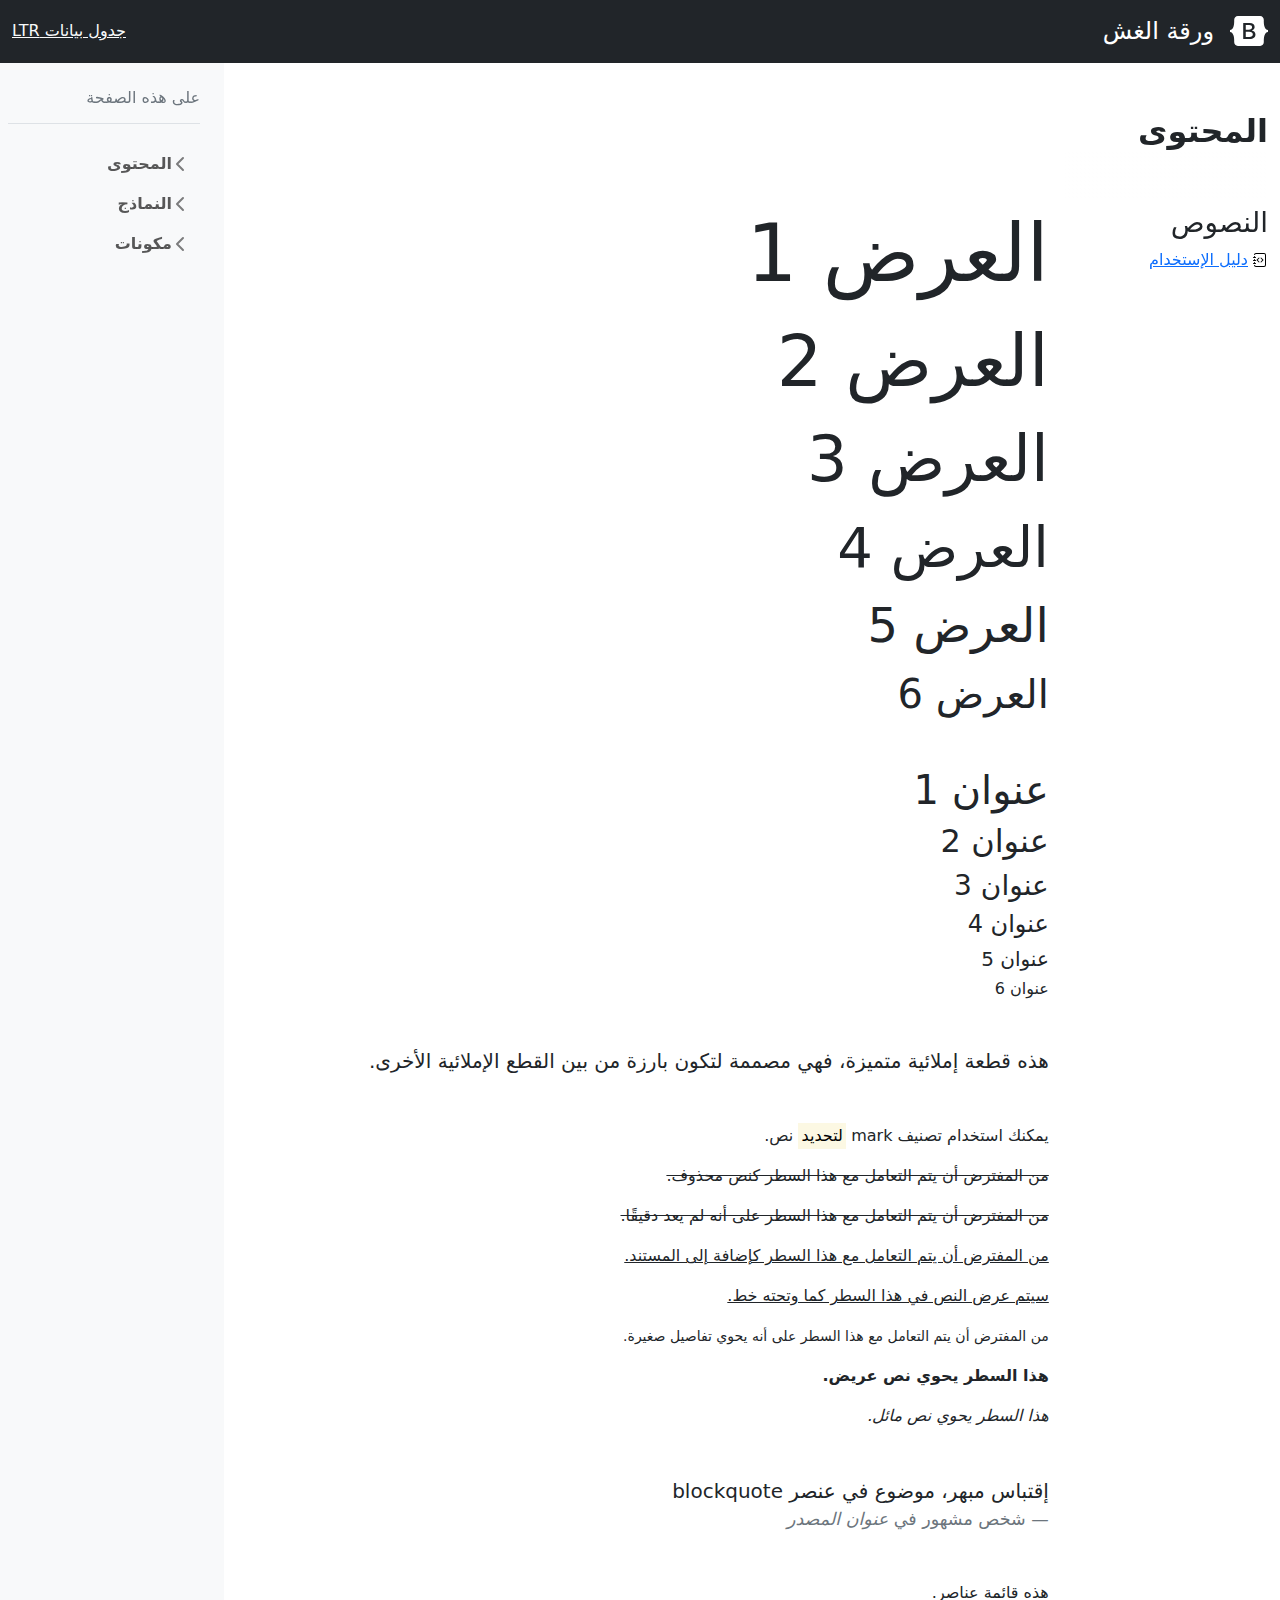
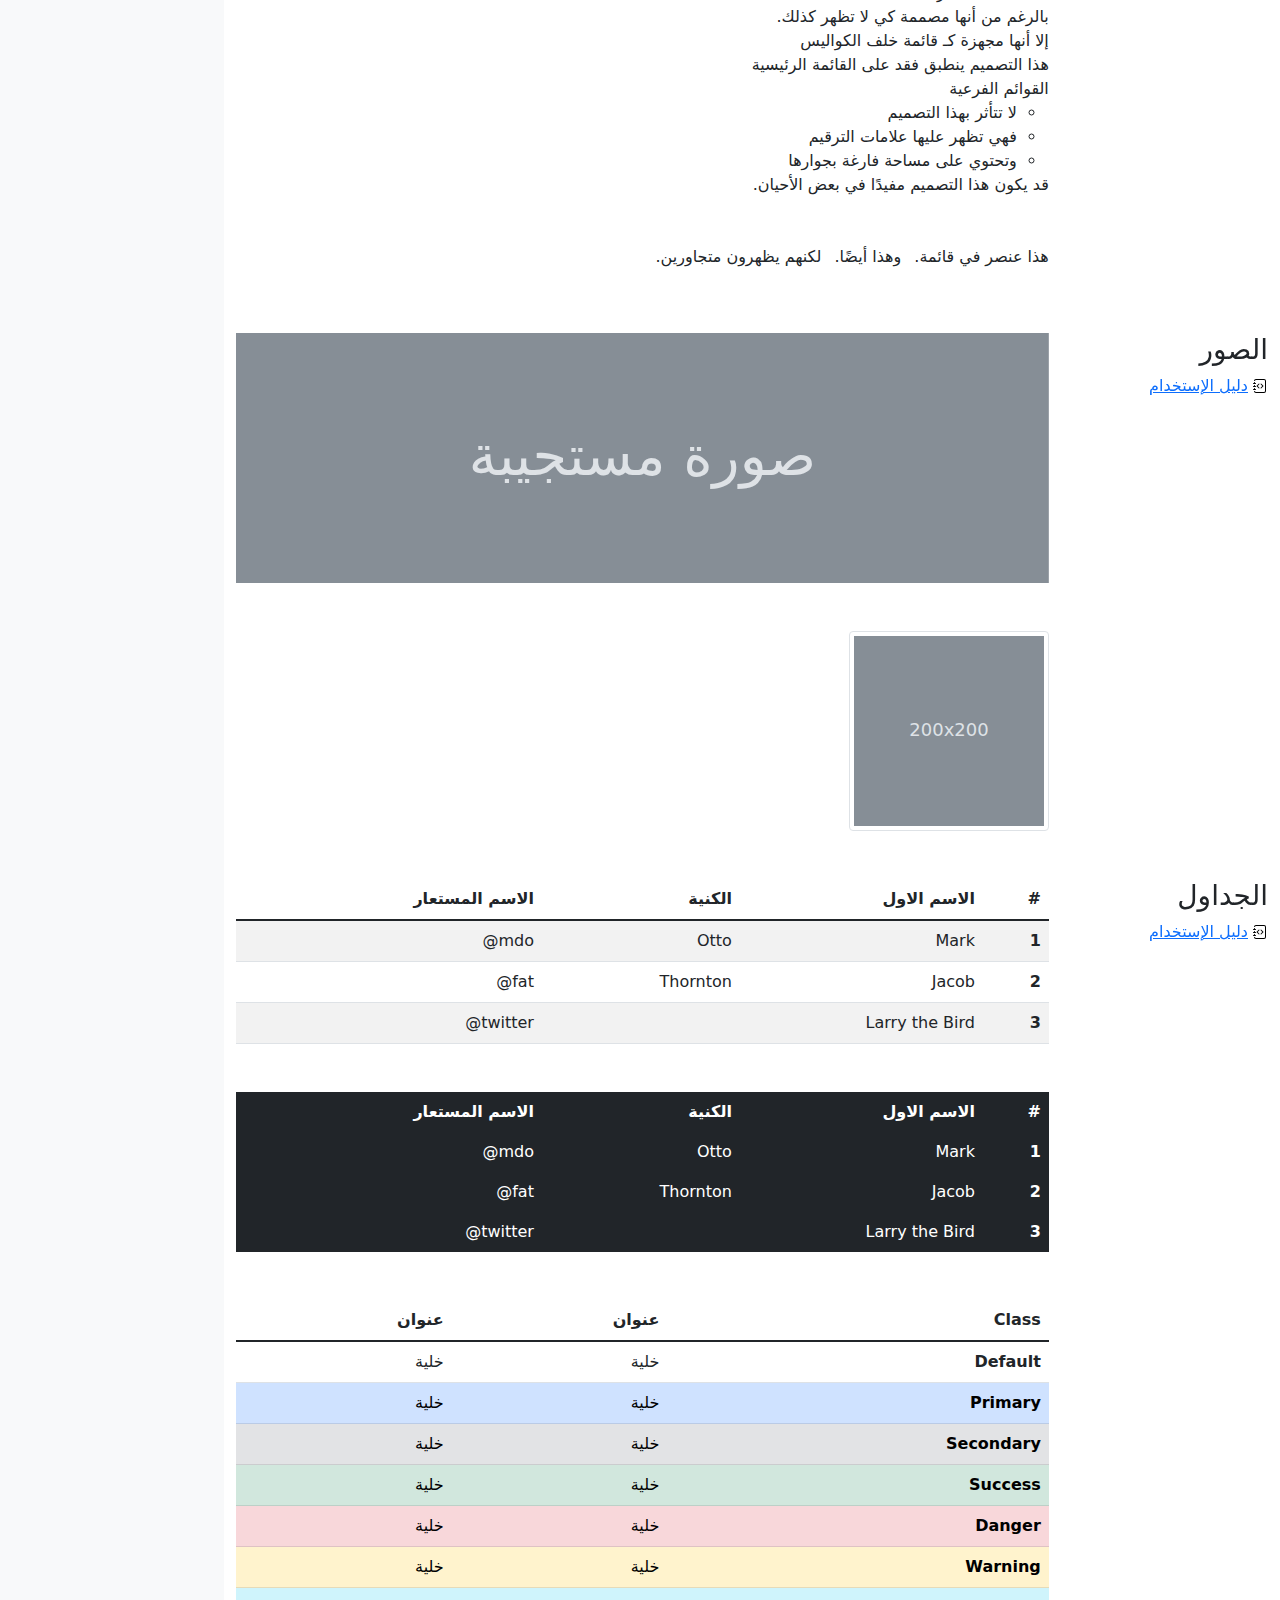
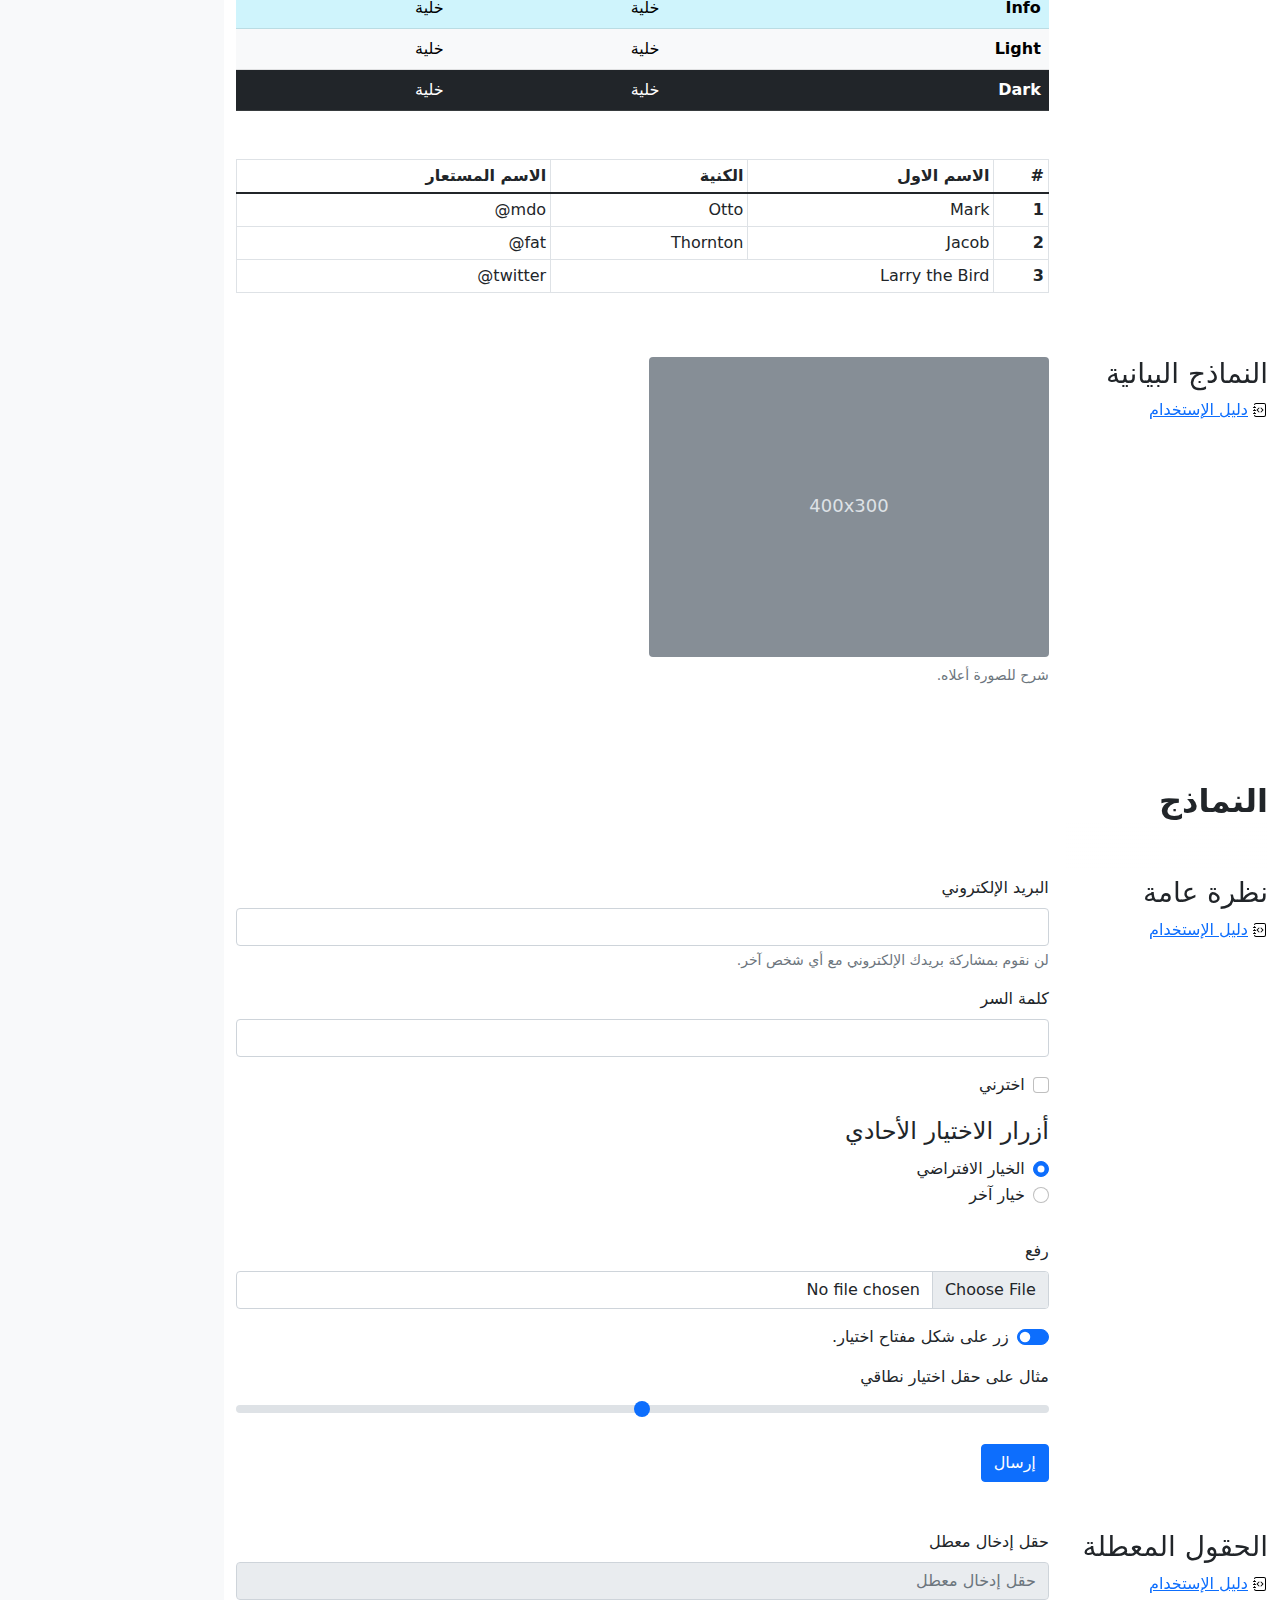
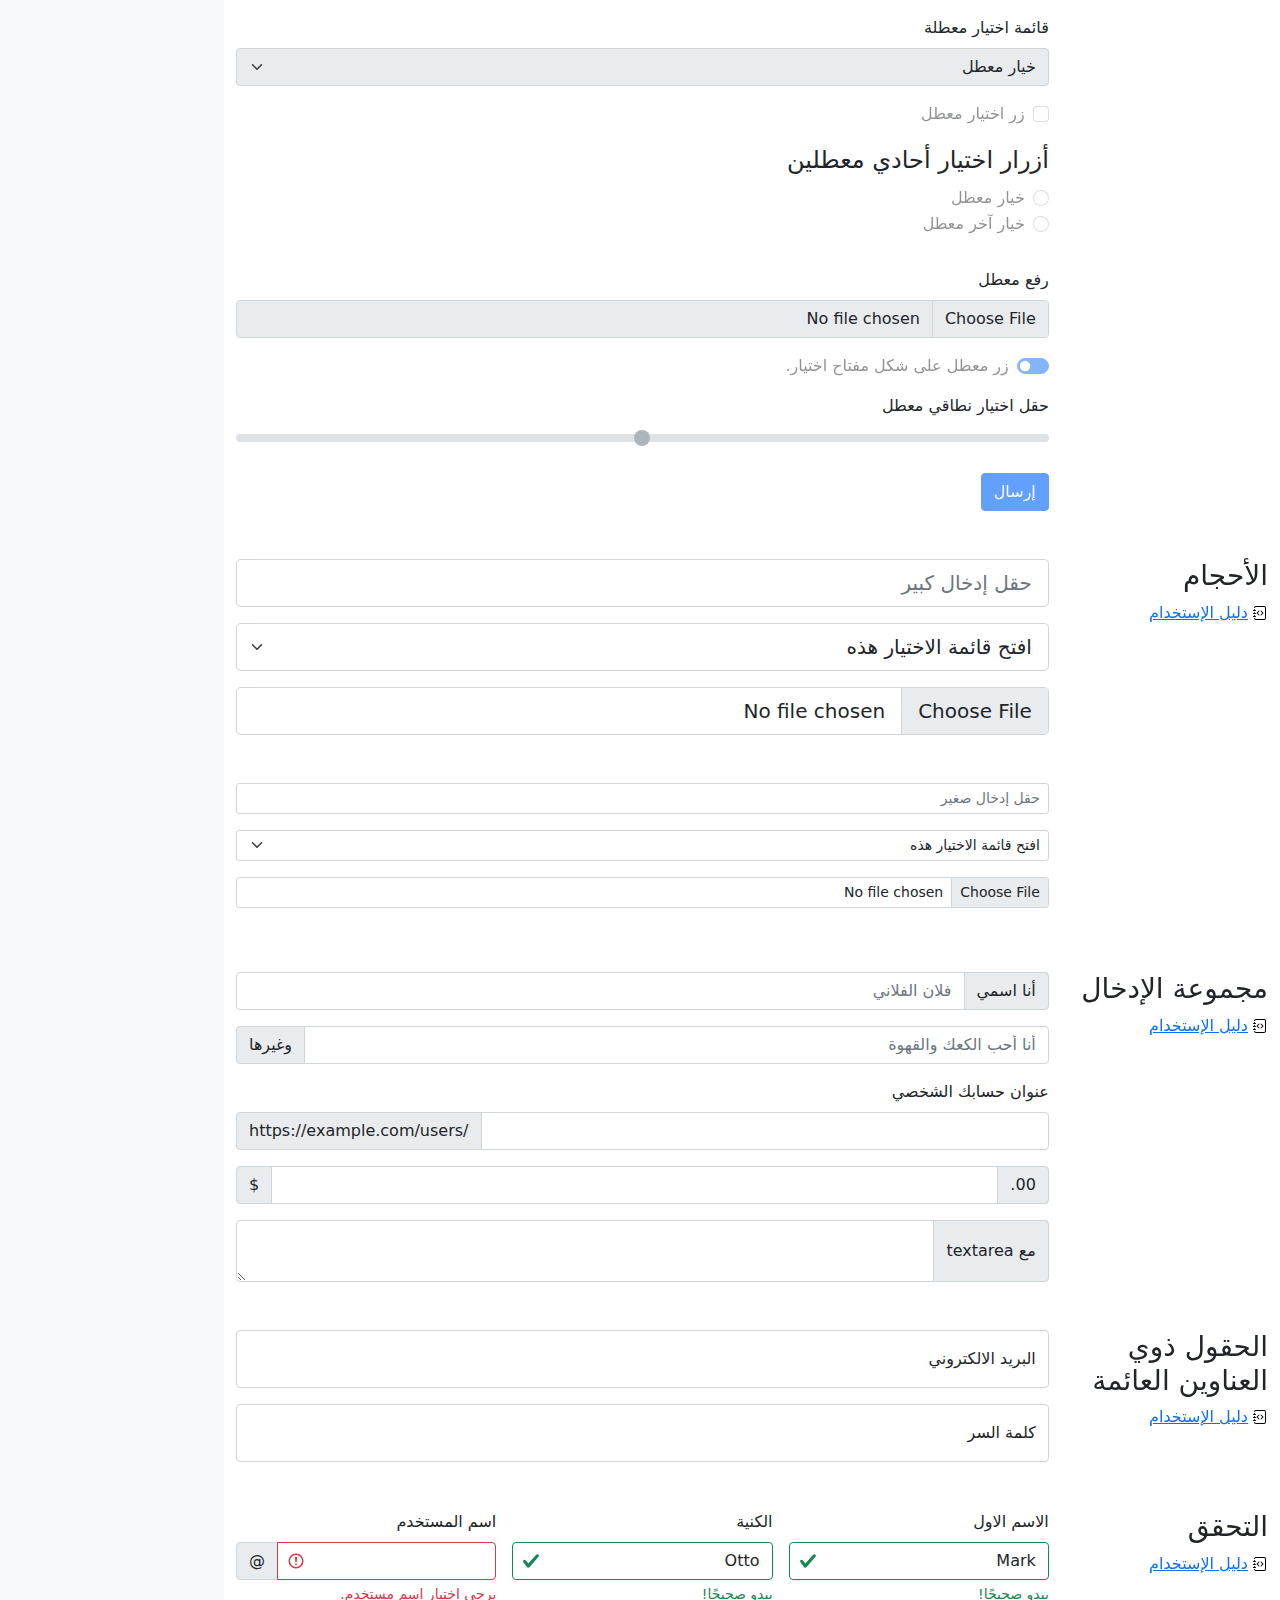
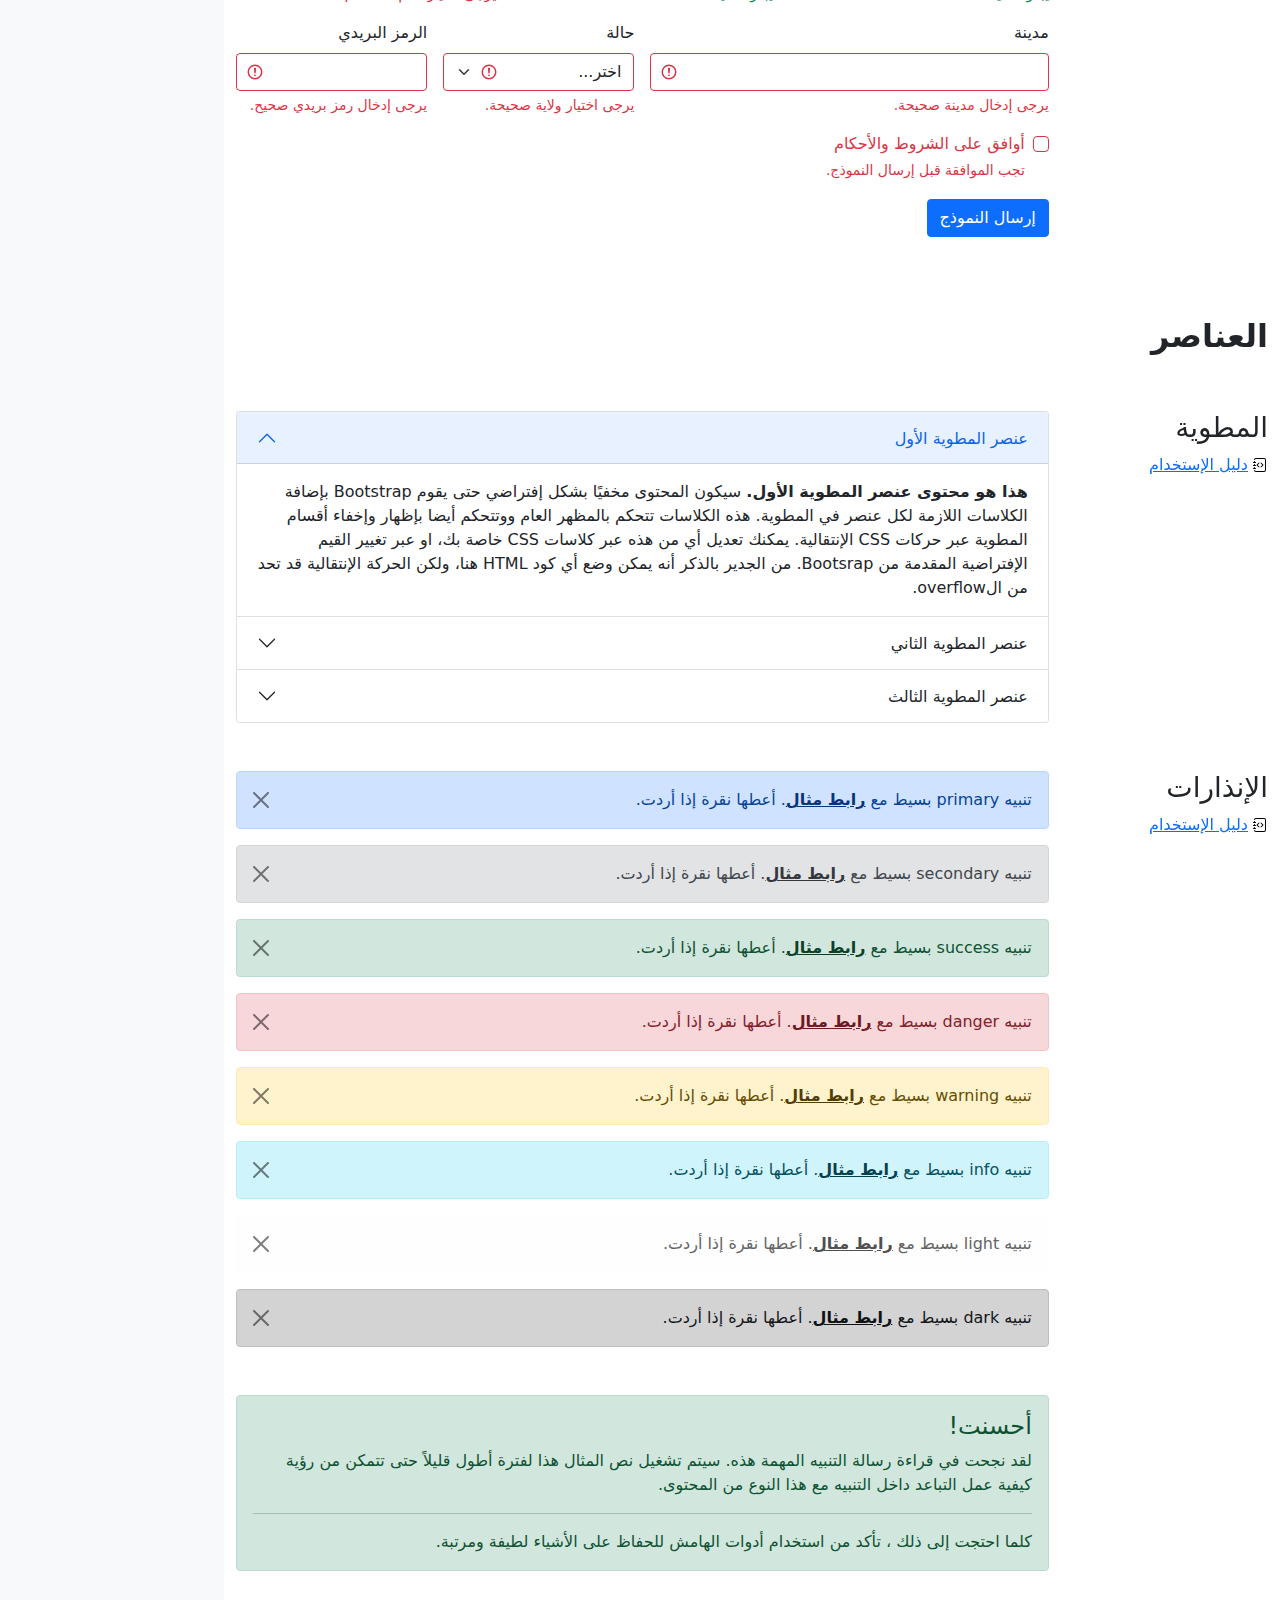
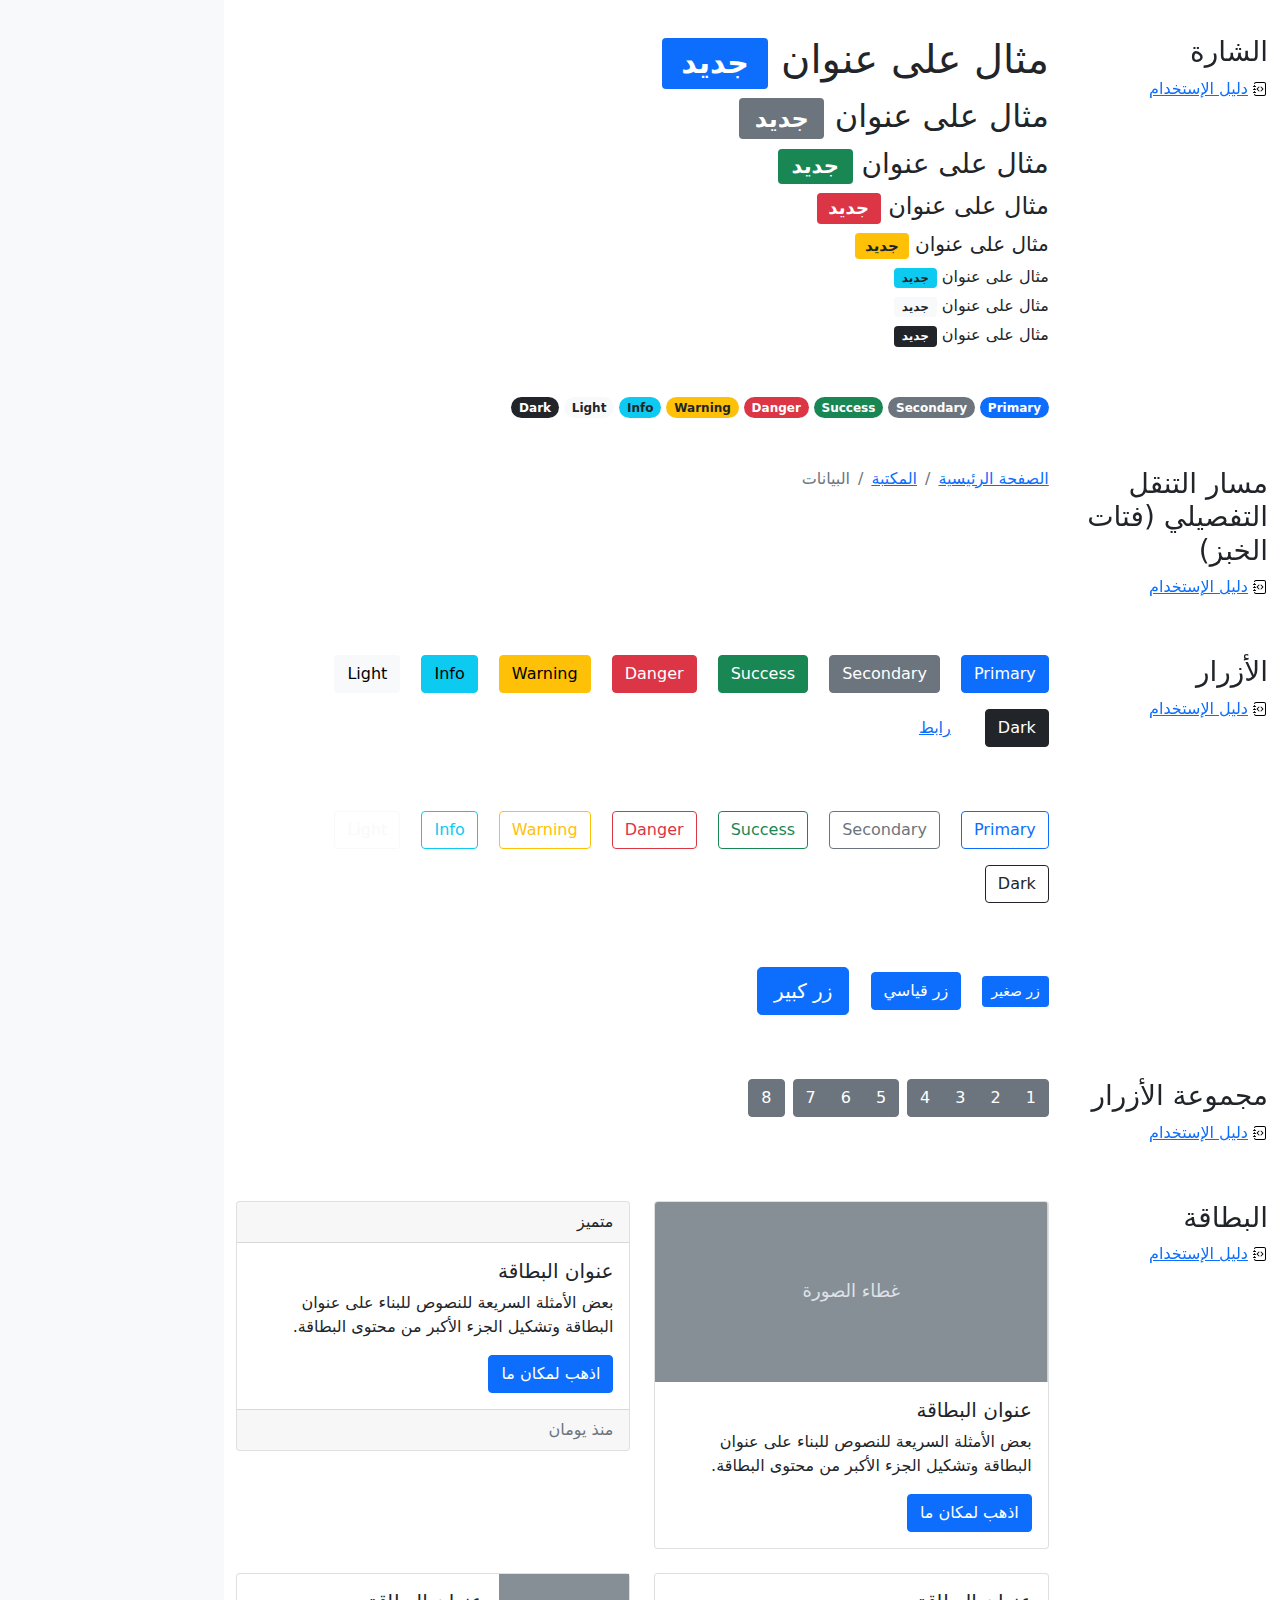
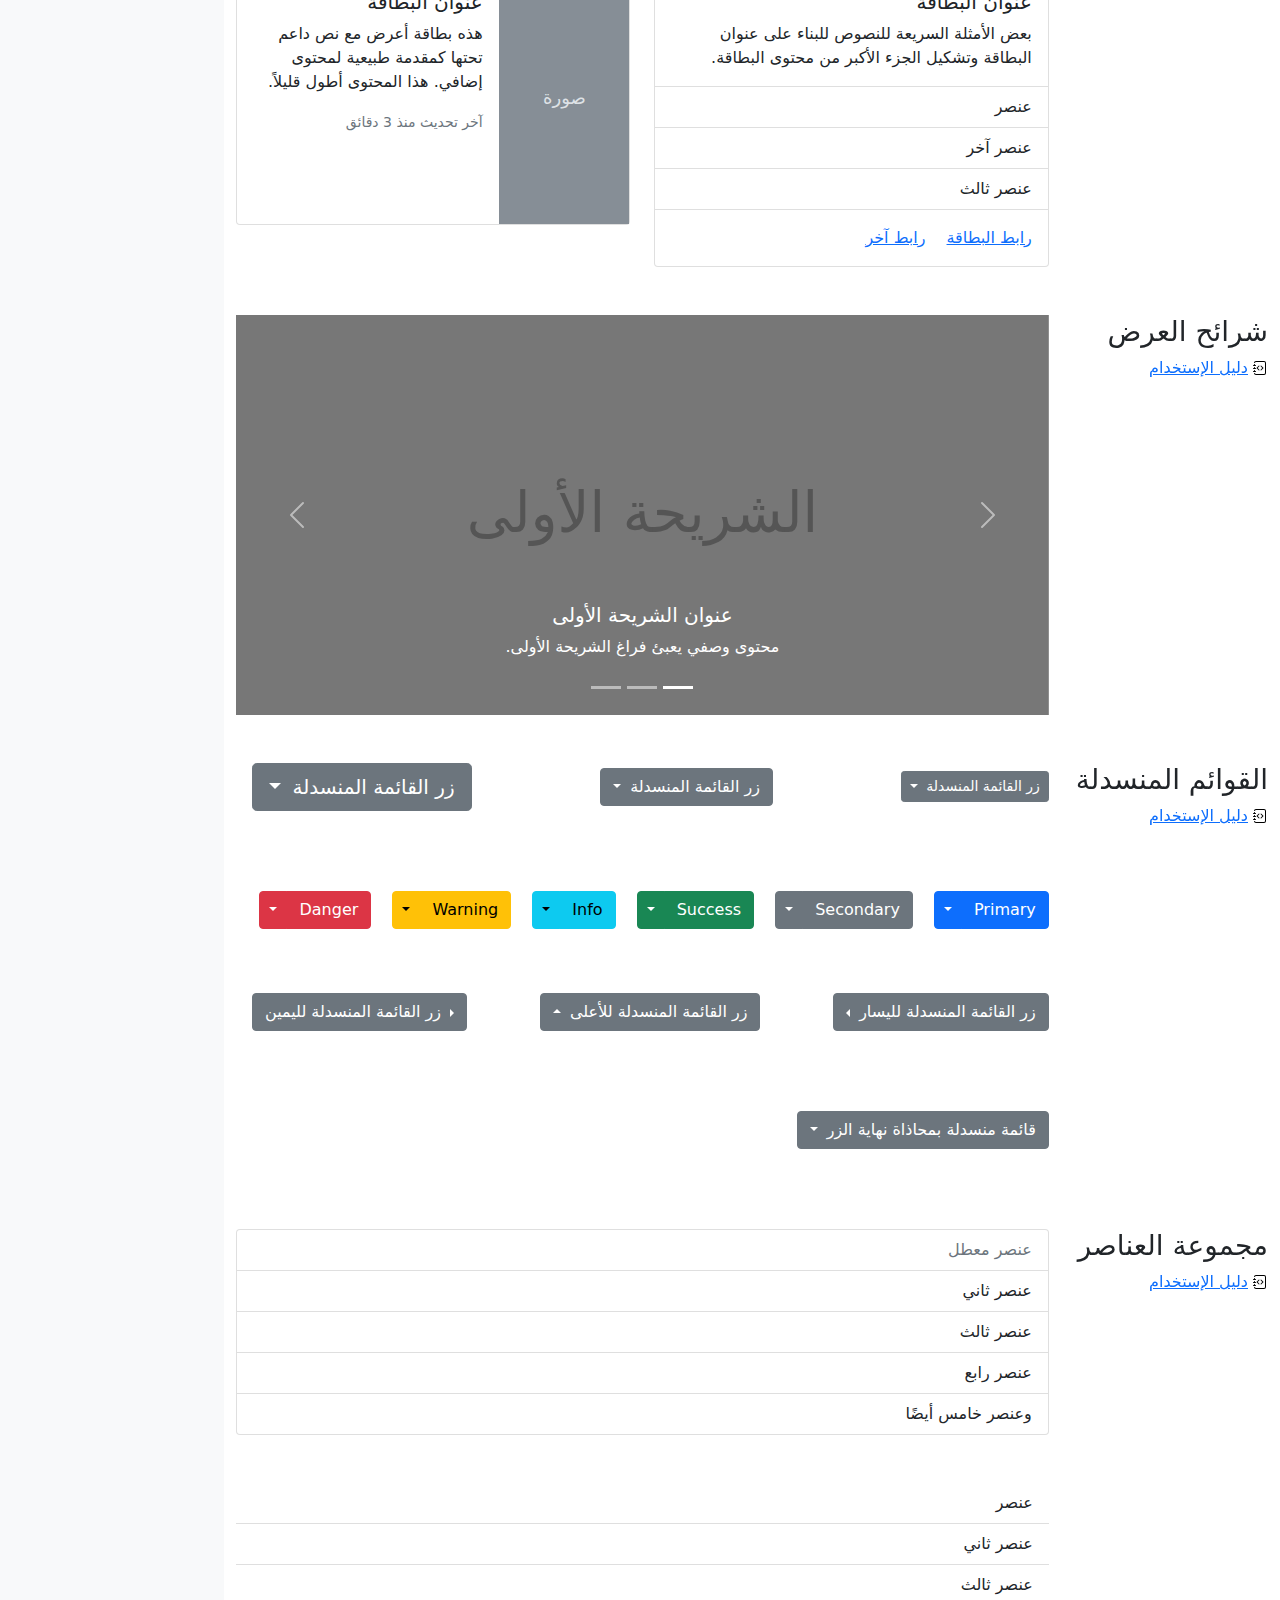
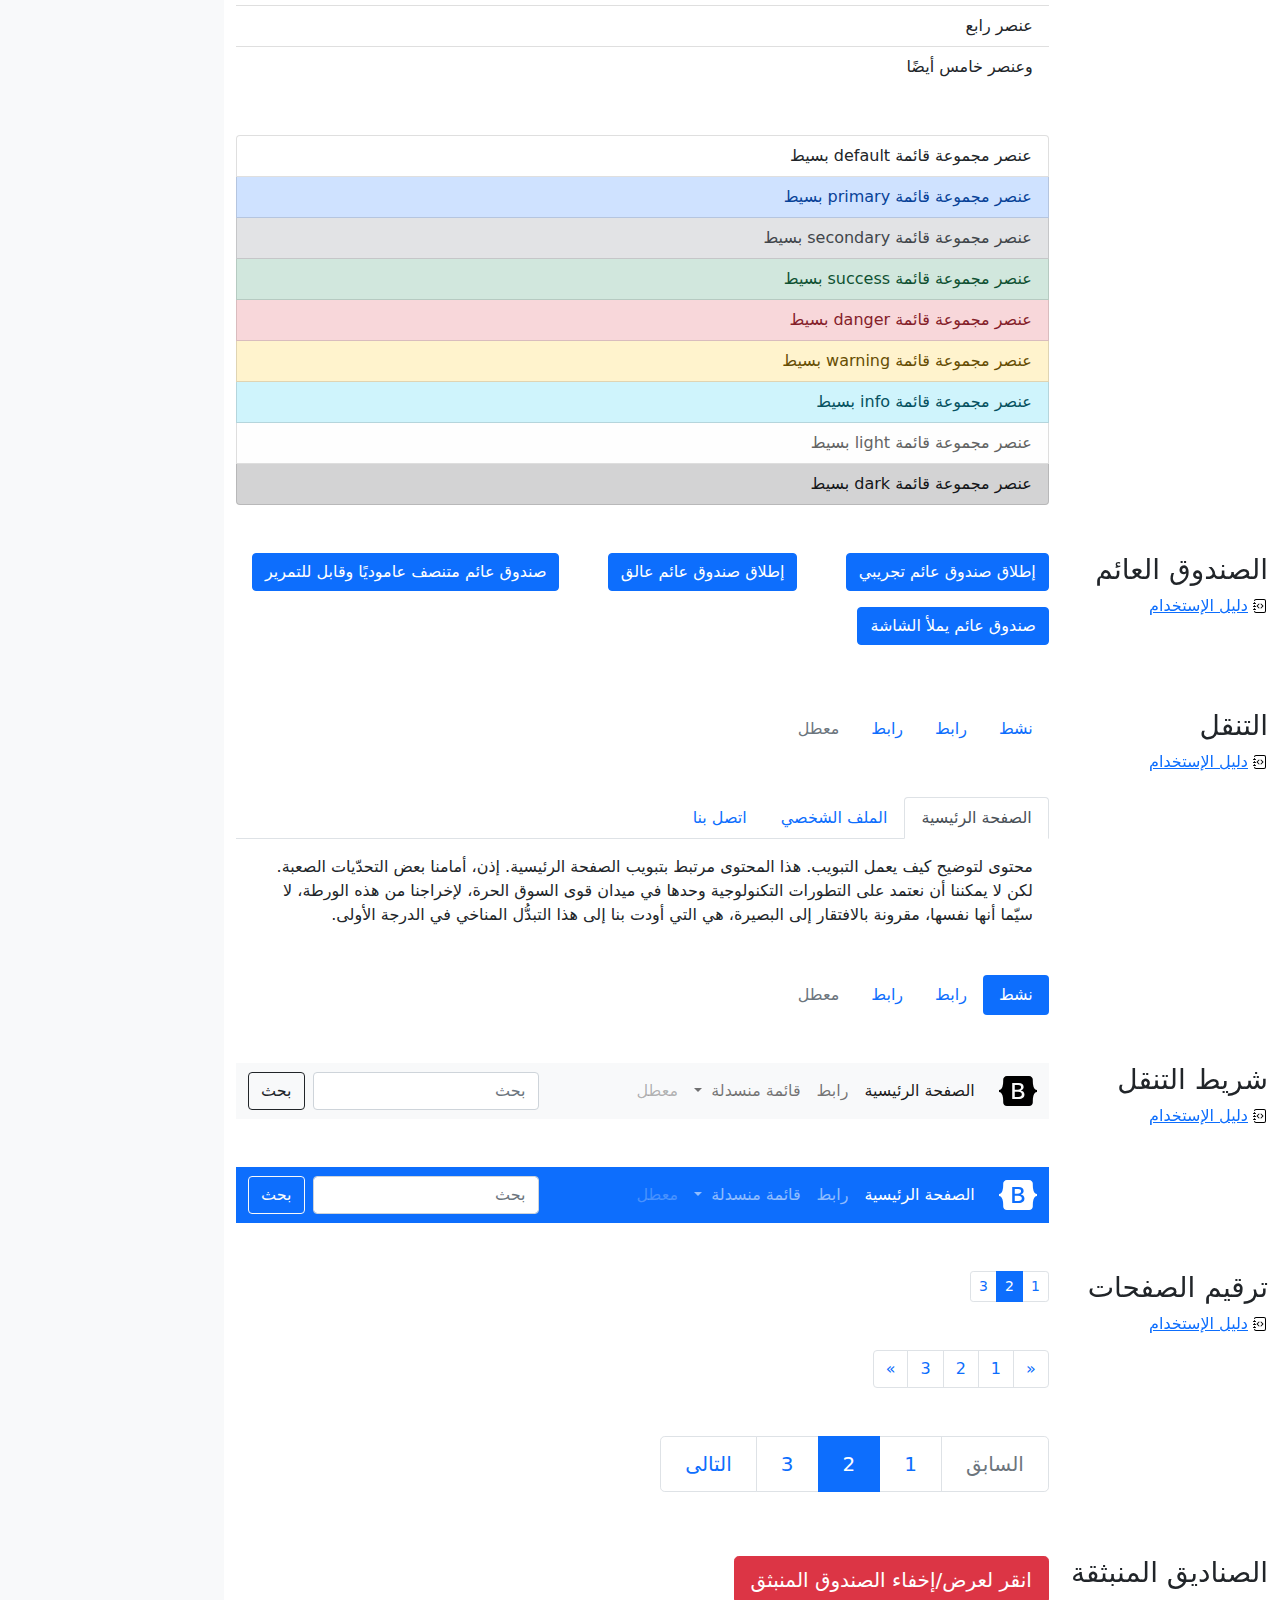
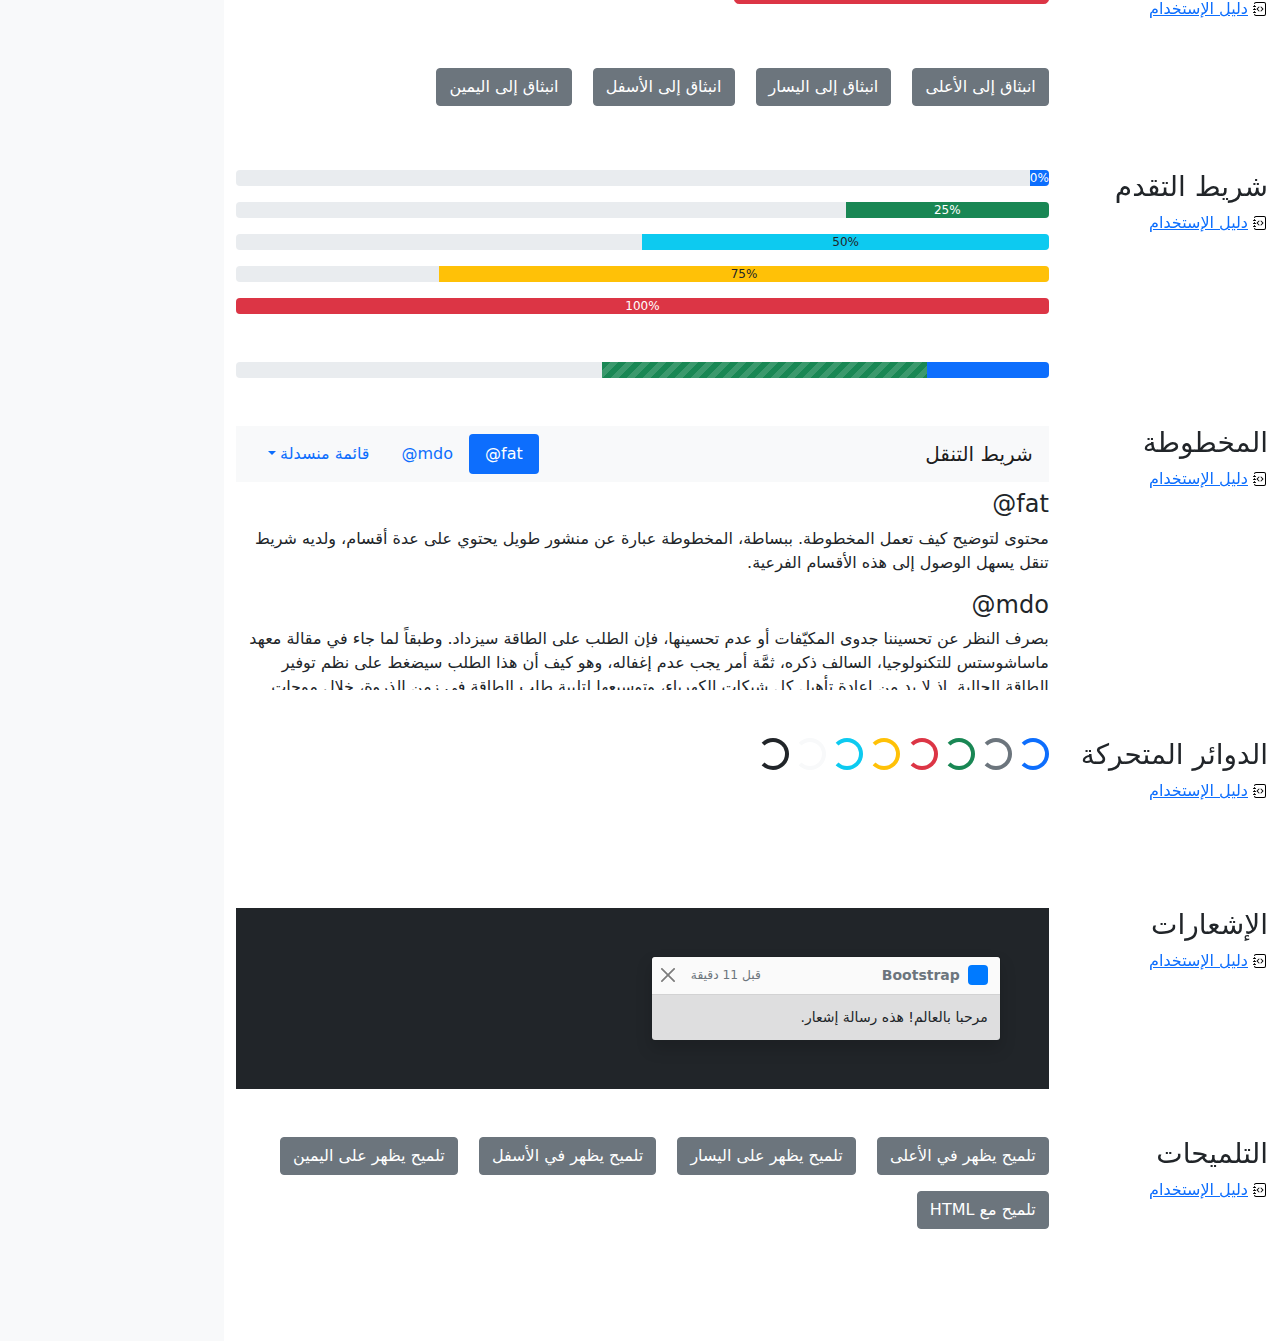
<file: bse/cheatsheet-rtl/index.html>
<!doctype html>
<html lang="ar" dir="rtl">
  <head>
    <meta charset="utf-8">
    <meta name="viewport" content="width=device-width, initial-scale=1">
    <meta name="description" content="">
    <meta name="author" content="Mark Otto, Jacob Thornton, and Bootstrap contributors">
    <meta name="generator" content="Hugo 0.88.1">
    <title>ورقة الغش · Bootstrap v5.1</title>

    <link rel="canonical" href="https://getbootstrap.com/docs/5.1/examples/cheatsheet-rtl/">

    

    <!-- Bootstrap core CSS -->
<link href="../assets/dist/css/bootstrap.rtl.min.css" rel="stylesheet">

    <style>
      .bd-placeholder-img {
        font-size: 1.125rem;
        text-anchor: middle;
        -webkit-user-select: none;
        -moz-user-select: none;
        user-select: none;
      }

      @media (min-width: 768px) {
        .bd-placeholder-img-lg {
          font-size: 3.5rem;
        }
      }
    </style>

    
    <!-- Custom styles for this template -->
    <link href="../cheatsheet/cheatsheet.rtl.css" rel="stylesheet">
  </head>
  <body class="bg-light">
    
<header class="bd-header bg-dark py-3 d-flex align-items-stretch border-bottom border-dark">
  <div class="container-fluid d-flex align-items-center">
    <h1 class="d-flex align-items-center fs-4 text-white mb-0">
      <img src="../assets/brand/bootstrap-logo-white.svg" width="38" height="30" class="me-3" alt="Bootstrap">
      ورقة الغش
    </h1>
    <a href="../examples/cheatsheet/" class="ms-auto link-light" hreflang="en">جدول بيانات LTR</a>
  </div>
</header>
<aside class="bd-aside sticky-xl-top text-muted align-self-start mb-3 mb-xl-5 px-2">
  <h2 class="h6 pt-4 pb-3 mb-4 border-bottom">على هذه الصفحة</h2>
  <nav class="small" id="toc">
    <ul class="list-unstyled">
      <li class="my-2">
        <button class="btn d-inline-flex align-items-center collapsed" data-bs-toggle="collapse" aria-expanded="false" data-bs-target="#contents-collapse" aria-controls="contents-collapse">المحتوى</button>
        <ul class="list-unstyled ps-3 collapse" id="contents-collapse">
          <li><a class="d-inline-flex align-items-center rounded" href="#typography">النصوص</a></li>
          <li><a class="d-inline-flex align-items-center rounded" href="#images">الصور</a></li>
          <li><a class="d-inline-flex align-items-center rounded" href="#tables">الجداول</a></li>
          <li><a class="d-inline-flex align-items-center rounded" href="#figures">النماذج البيانية</a></li>
        </ul>
      </li>
      <li class="my-2">
        <button class="btn d-inline-flex align-items-center collapsed" data-bs-toggle="collapse" aria-expanded="false" data-bs-target="#forms-collapse" aria-controls="forms-collapse">النماذج</button>
        <ul class="list-unstyled ps-3 collapse" id="forms-collapse">
          <li><a class="d-inline-flex align-items-center rounded" href="#overview">نظرة عامة</a></li>
          <li><a class="d-inline-flex align-items-center rounded" href="#disabled-forms">الحقول المعطلة</a></li>
          <li><a class="d-inline-flex align-items-center rounded" href="#sizing">الأحجام</a></li>
          <li><a class="d-inline-flex align-items-center rounded" href="#input-group">مجموعة الإدخال</a></li>
          <li><a class="d-inline-flex align-items-center rounded" href="#floating-labels">الحقول ذوي العناوين العائمة</a></li>
          <li><a class="d-inline-flex align-items-center rounded" href="#validation">التحقق</a></li>
        </ul>
      </li>
      <li class="my-2">
        <button class="btn d-inline-flex align-items-center collapsed" data-bs-toggle="collapse" aria-expanded="false" data-bs-target="#components-collapse" aria-controls="components-collapse">مكونات</button>
        <ul class="list-unstyled ps-3 collapse" id="components-collapse">
          <li><a class="d-inline-flex align-items-center rounded" href="#accordion">المطوية</a></li>
          <li><a class="d-inline-flex align-items-center rounded" href="#alerts">الإنذارات</a></li>
          <li><a class="d-inline-flex align-items-center rounded" href="#badge">الشارة</a></li>
          <li><a class="d-inline-flex align-items-center rounded" href="#breadcrumb">مسار التنقل التفصيلي</a></li>
          <li><a class="d-inline-flex align-items-center rounded" href="#buttons">الأزرار</a></li>
          <li><a class="d-inline-flex align-items-center rounded" href="#button-group">مجموعة الأزرار</a></li>
          <li><a class="d-inline-flex align-items-center rounded" href="#card">البطاقة</a></li>
          <li><a class="d-inline-flex align-items-center rounded" href="#carousel">شرائح العرض</a></li>
          <li><a class="d-inline-flex align-items-center rounded" href="#dropdowns">القوائم المنسدلة</a></li>
          <li><a class="d-inline-flex align-items-center rounded" href="#list-group">مجموعة العناصر</a></li>
          <li><a class="d-inline-flex align-items-center rounded" href="#modal">الصندوق العائم</a></li>
          <li><a class="d-inline-flex align-items-center rounded" href="#navs">التنقل</a></li>
          <li><a class="d-inline-flex align-items-center rounded" href="#navbar">شريط التنقل</a></li>
          <li><a class="d-inline-flex align-items-center rounded" href="#pagination">ترقيم الصفحات</a></li>
          <li><a class="d-inline-flex align-items-center rounded" href="#popovers">الصناديق المنبثقة</a></li>
          <li><a class="d-inline-flex align-items-center rounded" href="#progress">شريط التقدم</a></li>
          <li><a class="d-inline-flex align-items-center rounded" href="#scrollspy">المخطوطة</a></li>
          <li><a class="d-inline-flex align-items-center rounded" href="#spinners">الدوائر المتحركة</a></li>
          <li><a class="d-inline-flex align-items-center rounded" href="#toasts">الإشعارات</a></li>
          <li><a class="d-inline-flex align-items-center rounded" href="#tooltips">التلميحات</a></li>
        </ul>
      </li>
    </ul>
  </nav>
</aside>
<div class="bd-cheatsheet container-fluid bg-body">
  <section id="content">
    <h2 class="sticky-xl-top fw-bold pt-3 pt-xl-5 pb-2 pb-xl-3">المحتوى</h2>

    <article class="my-3" id="typography">
      <div class="bd-heading sticky-xl-top align-self-start mt-5 mb-3 mt-xl-0 mb-xl-2">
        <h3>النصوص</h3>
        <a class="d-flex align-items-center" hreflang="en" href="../content/typography/">دليل الإستخدام</a>
      </div>

      <div>
        <div class="bd-example">
        <p class="display-1">العرض 1</p>
        <p class="display-2">العرض 2</p>
        <p class="display-3">العرض 3</p>
        <p class="display-4">العرض 4</p>
        <p class="display-5">العرض 5</p>
        <p class="display-6">العرض 6</p>
        </div>

        <div class="bd-example">
        <p class="h1">عنوان 1</p>
        <p class="h2">عنوان 2</p>
        <p class="h3">عنوان 3</p>
        <p class="h4">عنوان 4</p>
        <p class="h5">عنوان 5</p>
        <p class="h6">عنوان 6</p>
        </div>

        <div class="bd-example">
        <p class="lead">
          هذه قطعة إملائية متميزة، فهي مصممة لتكون بارزة من بين القطع الإملائية الأخرى.
        </p>
        </div>

        <div class="bd-example">
        <p>يمكنك استخدام تصنيف mark <mark>لتحديد</mark> نص.</p>
        <p><del>من المفترض أن يتم التعامل مع هذا السطر كنص محذوف.</del></p>
        <p><s>من المفترض أن يتم التعامل مع هذا السطر على أنه لم يعد دقيقًا.</s></p>
        <p><ins>من المفترض أن يتم التعامل مع هذا السطر كإضافة إلى المستند.</ins></p>
        <p><u>سيتم عرض النص في هذا السطر كما وتحته خط.</u></p>
        <p><small>من المفترض أن يتم التعامل مع هذا السطر على أنه يحوي تفاصيل صغيرة.</small></p>
        <p><strong>هذا السطر يحوي نص عريض.</strong></p>
        <p><em>هذا السطر يحوي نص مائل.</em></p>
        </div>

        <div class="bd-example">
        <blockquote class="blockquote">
          <p>إقتباس مبهر، موضوع في عنصر blockquote</p>
          <footer class="blockquote-footer">شخص مشهور في <cite title= "عنوان المصدر"> عنوان المصدر </cite></footer>
        </blockquote>
        </div>

        <div class="bd-example">
        <ul class="list-unstyled">
          <li>هذه قائمة عناصر.</li>
          <li>بالرغم من أنها مصممة كي لا تظهر كذلك.</li>
          <li>إلا أنها مجهزة كـ قائمة خلف الكواليس</li>
          <li>هذا التصميم ينطبق فقد على القائمة الرئيسية</li>
          <li>القوائم الفرعية
            <ul>
              <li>لا تتأثر بهذا التصميم</li>
              <li>فهي تظهر عليها علامات الترقيم</li>
              <li>وتحتوي على مساحة فارغة بجوارها</li>
            </ul>
          </li>
          <li>قد يكون هذا التصميم مفيدًا في بعض الأحيان.</li>
        </ul>
        </div>

        <div class="bd-example">
        <ul class="list-inline">
          <li class="list-inline-item">هذا عنصر في قائمة.</li>
          <li class="list-inline-item">وهذا أيضًا.</li>
          <li class="list-inline-item">لكنهم يظهرون متجاورين.</li>
        </ul>
        </div>
      </div>
    </article>
    <article class="my-3" id="images">
      <div class="bd-heading sticky-xl-top align-self-start mt-5 mb-3 mt-xl-0 mb-xl-2">
        <h3>الصور</h3>
        <a class="d-flex align-items-center" hreflang="en" href="../content/images/">دليل الإستخدام</a>
      </div>

      <div>
        <div class="bd-example">
        <svg class="bd-placeholder-img bd-placeholder-img-lg img-fluid" width="100%" height="250" xmlns="http://www.w3.org/2000/svg" role="img" aria-label="Placeholder: صورة مستجيبة" preserveAspectRatio="xMidYMid slice" focusable="false"><title>Placeholder</title><rect width="100%" height="100%" fill="#868e96"/><text x="50%" y="50%" fill="#dee2e6" dy=".3em">صورة مستجيبة</text></svg>

        </div>

        <div class="bd-example">
        <svg class="bd-placeholder-img img-thumbnail" width="200" height="200" xmlns="http://www.w3.org/2000/svg" role="img" aria-label="صورة عنصر نائب مربع عام مع حدود بيضاء حولها ، مما يجعلها تشبه صورة تم التقاطها بكاميرا فورية قديمة: 200x200" preserveAspectRatio="xMidYMid slice" focusable="false"><title>صورة عنصر نائب مربع عام مع حدود بيضاء حولها ، مما يجعلها تشبه صورة تم التقاطها بكاميرا فورية قديمة</title><rect width="100%" height="100%" fill="#868e96"/><text x="50%" y="50%" fill="#dee2e6" dy=".3em">200x200</text></svg>

        </div>
      </div>
    </article>
    <article class="my-3" id="tables">
      <div class="bd-heading sticky-xl-top align-self-start mt-5 mb-3 mt-xl-0 mb-xl-2">
        <h3>الجداول</h3>
        <a class="d-flex align-items-center" hreflang="en" href="../content/tables/">دليل الإستخدام</a>
      </div>

      <div>
        <div class="bd-example">
        <table class="table table-striped">
          <thead>
          <tr>
            <th scope="col">#</th>
            <th scope="col">الاسم الاول</th>
            <th scope="col">الكنية</th>
            <th scope="col">الاسم المستعار</th>
          </tr>
          </thead>
          <tbody>
          <tr>
            <th scope="row">1</th>
            <td>Mark</td>
            <td>Otto</td>
            <td><bdo lang="en" dir="ltr">@mdo</bdo></td>
          </tr>
          <tr>
            <th scope="row">2</th>
            <td>Jacob</td>
            <td>Thornton</td>
            <td><bdo lang="en" dir="ltr">@fat</bdo></td>
          </tr>
          <tr>
            <th scope="row">3</th>
            <td colspan="2">Larry the Bird</td>
            <td><bdo lang="en" dir="ltr">@twitter</bdo></td>
          </tr>
          </tbody>
        </table>
        </div>

        <div class="bd-example">
        <table class="table table-dark table-borderless">
          <thead>
          <tr>
            <th scope="col">#</th>
            <th scope="col">الاسم الاول</th>
            <th scope="col">الكنية</th>
            <th scope="col">الاسم المستعار</th>
          </tr>
          </thead>
          <tbody>
          <tr>
            <th scope="row">1</th>
            <td>Mark</td>
            <td>Otto</td>
            <td><bdo lang="en" dir="ltr">@mdo</bdo></td>
          </tr>
          <tr>
            <th scope="row">2</th>
            <td>Jacob</td>
            <td>Thornton</td>
            <td><bdo lang="en" dir="ltr">@fat</bdo></td>
          </tr>
          <tr>
            <th scope="row">3</th>
            <td colspan="2">Larry the Bird</td>
            <td><bdo lang="en" dir="ltr">@twitter</bdo></td>
          </tr>
          </tbody>
        </table>
        </div>

        <div class="bd-example">
        <table class="table table-hover">
          <thead>
          <tr>
            <th scope="col">Class</th>
            <th scope="col">عنوان</th>
            <th scope="col">عنوان</th>
          </tr>
          </thead>
          <tbody>
          <tr>
            <th scope="row">Default</th>
            <td>خلية</td>
            <td>خلية</td>
          </tr>
          
          <tr class="table-primary">
            <th scope="row">Primary</th>
            <td>خلية</td>
            <td>خلية</td>
          </tr>
          <tr class="table-secondary">
            <th scope="row">Secondary</th>
            <td>خلية</td>
            <td>خلية</td>
          </tr>
          <tr class="table-success">
            <th scope="row">Success</th>
            <td>خلية</td>
            <td>خلية</td>
          </tr>
          <tr class="table-danger">
            <th scope="row">Danger</th>
            <td>خلية</td>
            <td>خلية</td>
          </tr>
          <tr class="table-warning">
            <th scope="row">Warning</th>
            <td>خلية</td>
            <td>خلية</td>
          </tr>
          <tr class="table-info">
            <th scope="row">Info</th>
            <td>خلية</td>
            <td>خلية</td>
          </tr>
          <tr class="table-light">
            <th scope="row">Light</th>
            <td>خلية</td>
            <td>خلية</td>
          </tr>
          <tr class="table-dark">
            <th scope="row">Dark</th>
            <td>خلية</td>
            <td>خلية</td>
          </tr>
          </tbody>
        </table>
        </div>

        <div class="bd-example">
        <table class="table table-sm table-bordered">
          <thead>
          <tr>
            <th scope="col">#</th>
            <th scope="col">الاسم الاول</th>
            <th scope="col">الكنية</th>
            <th scope="col">الاسم المستعار</th>
          </tr>
          </thead>
          <tbody>
          <tr>
            <th scope="row">1</th>
            <td>Mark</td>
            <td>Otto</td>
            <td><bdo lang="en" dir="ltr">@mdo</bdo></td>
          </tr>
          <tr>
            <th scope="row">2</th>
            <td>Jacob</td>
            <td>Thornton</td>
            <td><bdo lang="en" dir="ltr">@fat</bdo></td>
          </tr>
          <tr>
            <th scope="row">3</th>
            <td colspan="2">Larry the Bird</td>
            <td><bdo lang="en" dir="ltr">@twitter</bdo></td>
          </tr>
          </tbody>
        </table>
        </div>
      </div>
    </article>
    <article class="my-3" id="figures">
      <div class="bd-heading sticky-xl-top align-self-start mt-5 mb-3 mt-xl-0 mb-xl-2">
        <h3>النماذج البيانية</h3>
        <a class="d-flex align-items-center" hreflang="en" href="../content/figures/">دليل الإستخدام</a>
      </div>

      <div>
        <div class="bd-example">
        <figure class="figure">
          <svg class="bd-placeholder-img figure-img img-fluid rounded" width="400" height="300" xmlns="http://www.w3.org/2000/svg" role="img" aria-label="Placeholder: 400x300" preserveAspectRatio="xMidYMid slice" focusable="false"><title>Placeholder</title><rect width="100%" height="100%" fill="#868e96"/><text x="50%" y="50%" fill="#dee2e6" dy=".3em">400x300</text></svg>

          <figcaption class="figure-caption">شرح للصورة أعلاه.</figcaption>
        </figure>
        </div>
      </div>
    </article>
  </section>

  <section id="forms">
    <h2 class="sticky-xl-top fw-bold pt-3 pt-xl-5 pb-2 pb-xl-3">النماذج</h2>

    <article class="my-3" id="overview">
      <div class="bd-heading sticky-xl-top align-self-start mt-5 mb-3 mt-xl-0 mb-xl-2">
        <h3>نظرة عامة</h3>
        <a class="d-flex align-items-center" hreflang="en" href="../forms/overview/">دليل الإستخدام</a>
      </div>

      <div>
        <div class="bd-example">
        <form>
          <div class="mb-3">
            <label for="exampleInputEmail1" class="form-label">البريد الإلكتروني</label>
            <input type="email" class="form-control" id="exampleInputEmail1" aria-describedby="emailHelp">
            <div id="emailHelp" class="form-text">لن نقوم بمشاركة بريدك الإلكتروني مع أي شخص آخر.</div>
          </div>
          <div class="mb-3">
            <label for="exampleInputPassword1" class="form-label">كلمة السر</label>
            <input type="password" class="form-control" id="exampleInputPassword1">
          </div>
          <div class="mb-3 form-check">
            <input type="checkbox" class="form-check-input" id="exampleCheck1">
            <label class="form-check-label" for="exampleCheck1">اخترني</label>
          </div>
          <fieldset class="mb-3">
            <legend>أزرار الاختيار الأحادي</legend>
            <div class="form-check">
              <input type="radio" name="radios" class="form-check-input" id="exampleRadio1" checked>
              <label class="form-check-label" for="exampleRadio1">الخيار الافتراضي</label>
            </div>
            <div class="mb-3 form-check">
              <input type="radio" name="radios" class="form-check-input" id="exampleRadio2">
              <label class="form-check-label" for="exampleRadio2">خيار آخر</label>
            </div>
          </fieldset>
          <div class="mb-3">
            <label class="form-label" for="customFile">رفع</label>
            <input type="file" class="form-control" id="customFile">
          </div>
          <div class="mb-3 form-check form-switch">
            <input class="form-check-input" type="checkbox" role="switch" id="flexSwitchCheckChecked" checked>
            <label class="form-check-label" for="flexSwitchCheckChecked">زر على شكل مفتاح اختيار.</label>
          </div>
          <div class="mb-3">
            <label for="customRange3" class="form-label">مثال على حقل اختيار نطاقي</label>
            <input type="range" class="form-range" min="0" max="5" step="0.5" id="customRange3">
          </div>
          <button type="submit" class="btn btn-primary">إرسال</button>
        </form>
        </div>
      </div>
    </article>
    <article class="my-3" id="disabled-forms">
      <div class="bd-heading sticky-xl-top align-self-start mt-5 mb-3 mt-xl-0 mb-xl-2">
        <h3>الحقول المعطلة</h3>
        <a class="d-flex align-items-center" hreflang="en" href="../forms/overview/#disabled-forms">دليل الإستخدام</a>
      </div>

      <div>
        <div class="bd-example">
        <form>
          <fieldset disabled aria-label="مثال على مجموعة الحقول المعطلة">
            <div class="mb-3">
              <label for="disabledTextInput" class="form-label">حقل إدخال معطل</label>
              <input type="text" id="disabledTextInput" class="form-control" placeholder="حقل إدخال معطل">
            </div>
            <div class="mb-3">
              <label for="disabledSelect" class="form-label">قائمة اختيار معطلة</label>
              <select id="disabledSelect" class="form-select">
                <option>خيار معطل</option>
              </select>
            </div>
            <div class="mb-3">
              <div class="form-check">
                <input class="form-check-input" type="checkbox" id="disabledFieldsetCheck" disabled>
                <label class="form-check-label" for="disabledFieldsetCheck">
                  زر اختيار معطل
                </label>
              </div>
            </div>
            <fieldset class="mb-3">
              <legend>أزرار اختيار أحادي معطلين</legend>
              <div class="form-check">
                <input type="radio" name="radios" class="form-check-input" id="disabledRadio1" disabled>
                <label class="form-check-label" for="disabledRadio1">خيار معطل</label>
              </div>
              <div class="mb-3 form-check">
                <input type="radio" name="radios" class="form-check-input" id="disabledRadio2" disabled>
                <label class="form-check-label" for="disabledRadio2">خيار آخر معطل</label>
              </div>
            </fieldset>
            <div class="mb-3">
              <label class="form-label" for="disabledCustomFile">رفع معطل</label>
              <input type="file" class="form-control" id="disabledCustomFile" disabled>
            </div>
            <div class="mb-3 form-check form-switch">
              <input class="form-check-input" type="checkbox" role="switch" id="disabledSwitchCheckChecked" checked disabled>
              <label class="form-check-label" for="disabledSwitchCheckChecked">زر معطل على شكل مفتاح اختيار.</label>
            </div>
            <div class="mb-3">
              <label for="disabledRange" class="form-label">حقل اختيار نطاقي معطل</label>
              <input type="range" class="form-range" min="0" max="5" step="0.5" id="disabledRange">
            </div>
            <button type="submit" class="btn btn-primary">إرسال</button>
          </fieldset>
        </form>
        </div>
      </div>
    </article>
    <article class="my-3" id="sizing">
      <div class="bd-heading sticky-xl-top align-self-start mt-5 mb-3 mt-xl-0 mb-xl-2">
        <h3>الأحجام</h3>
        <a class="d-flex align-items-center" hreflang="en" href="../forms/form-control/#sizing">دليل الإستخدام</a>
      </div>

      <div>
        <div class="bd-example">
        <div class="mb-3">
          <input class="form-control form-control-lg" type="text" placeholder="حقل إدخال كبير" aria-label=".form-control-lg مثال">
        </div>
        <div class="mb-3">
          <select class="form-select form-select-lg mb-3" aria-label=".form-select-lg مثال">
            <option selected>افتح قائمة الاختيار هذه</option>
            <option value="1">واحد</option>
            <option value="2">اثنان</option>
            <option value="3">ثلاثة</option>
          </select>
        </div>
        <div class="mb-3">
          <input type="file" class="form-control form-control-lg" aria-label="مثال على إدخال ملف كبير">
        </div>
        </div>

        <div class="bd-example">
        <div class="mb-3">
          <input class="form-control form-control-sm" type="text" placeholder="حقل إدخال صغير" aria-label=".form-control-sm مثال">
        </div>
        <div class="mb-3">
          <select class="form-select form-select-sm" aria-label=".form-select-sm مثال">
            <option selected>افتح قائمة الاختيار هذه</option>
            <option value="1">واحد</option>
            <option value="2">اثنان</option>
            <option value="3">ثلاثة</option>
          </select>
        </div>
        <div class="mb-3">
          <input type="file" class="form-control form-control-sm" aria-label="مثال على إدخال ملف صغير">
        </div>
        </div>
      </div>
    </article>
    <article class="my-3" id="input-group">
      <div class="bd-heading sticky-xl-top align-self-start mt-5 mb-3 mt-xl-0 mb-xl-2">
        <h3>مجموعة الإدخال</h3>
        <a class="d-flex align-items-center" hreflang="en" href="../forms/input-group/">دليل الإستخدام</a>
      </div>

      <div>
        <div class="bd-example">
        <div class="input-group mb-3">
          <span class="input-group-text" id="basic-addon1">أنا اسمي</span>
          <input type="text" class="form-control" placeholder="فلان الفلاني" aria-label="الاسم" aria-describedby="basic-addon1">
        </div>
        <div class="input-group mb-3">
          <input type="text" class="form-control" placeholder="أنا أحب الكعك والقهوة" aria-label="الطعام المفضل" aria-describedby="basic-addon2">
          <span class="input-group-text" id="basic-addon2">وغيرها</span>
        </div>
        <label for="basic-url" class="form-label">عنوان حسابك الشخصي</label>
        <div class="input-group mb-3">
          <input type="text" class="form-control" id="basic-url" aria-describedby="basic-addon3">
          <span class="input-group-text" id="basic-addon3"><bdo lang="en" dir="ltr">https://example.com/users/</bdo></span>
        </div>
        <div class="input-group mb-3">
          <span class="input-group-text"><bdo lang="en" dir="ltr">.00</bdo></span>
          <input type="text" class="form-control" aria-label="المبلغ (لأقرب دولار)">
          <span class="input-group-text">$</span>
        </div>
        <div class="input-group">
          <span class="input-group-text">مع textarea</span>
          <textarea class="form-control" aria-label="مع textarea"></textarea>
        </div>
        </div>
      </div>
    </article>
    <article class="my-3" id="floating-labels">
      <div class="bd-heading sticky-xl-top align-self-start mt-5 mb-3 mt-xl-0 mb-xl-2">
        <h3>الحقول ذوي العناوين العائمة</h3>
        <a class="d-flex align-items-center" href="../forms/floating-labels/">دليل الإستخدام</a>
      </div>

      <div>
        <div class="bd-example">
        <form>
          <div class="form-floating mb-3">
            <input type="email" class="form-control" id="floatingInput" placeholder="name@example.com">
            <label for="floatingInput">البريد الالكتروني</label>
          </div>
          <div class="form-floating">
            <input type="password" class="form-control" id="floatingPassword" placeholder="كلمة السر">
            <label for="floatingPassword">كلمة السر</label>
          </div>
        </form>
        </div>
      </div>
    </article>
    <article class="my-3" id="validation">
      <div class="bd-heading sticky-xl-top align-self-start mt-5 mb-3 mt-xl-0 mb-xl-2">
        <h3>التحقق</h3>
        <a class="d-flex align-items-center" hreflang="en" href="../forms/validation/">دليل الإستخدام</a>
      </div>

      <div>
        <div class="bd-example">
        <form class="row g-3">
          <div class="col-md-4">
            <label for="validationServer01" class="form-label">الاسم الاول</label>
            <input type="text" class="form-control is-valid" id="validationServer01" value="Mark" required>
            <div class="valid-feedback">
              يبدو صحيحًا!
            </div>
          </div>
          <div class="col-md-4">
            <label for="validationServer02" class="form-label">الكنية</label>
            <input type="text" class="form-control is-valid" id="validationServer02" value="Otto" required>
            <div class="valid-feedback">
              يبدو صحيحًا!
            </div>
          </div>
          <div class="col-md-4">
            <label for="validationServerUsername" class="form-label">اسم المستخدم</label>
            <div class="input-group has-validation">
              <input type="text" class="form-control is-invalid" id="validationServerUsername" aria-describedby="inputGroupPrepend3" required>
              <span class="input-group-text" id="inputGroupPrepend3">@</span>
              <div class="invalid-feedback">
                يرجى اختيار اسم مستخدم.
              </div>
            </div>
          </div>
          <div class="col-md-6">
            <label for="validationServer03" class="form-label">مدينة</label>
            <input type="text" class="form-control is-invalid" id="validationServer03" required>
            <div class="invalid-feedback">
              يرجى إدخال مدينة صحيحة.
            </div>
          </div>
          <div class="col-md-3">
            <label for="validationServer04" class="form-label">حالة</label>
            <select class="form-select is-invalid" id="validationServer04" required>
              <option selected disabled value="">اختر...</option>
              <option>...</option>
            </select>
            <div class="invalid-feedback">
              يرجى اختيار ولاية صحيحة.
            </div>
          </div>
          <div class="col-md-3">
            <label for="validationServer05" class="form-label">الرمز البريدي</label>
            <input type="text" class="form-control is-invalid" id="validationServer05" required>
            <div class="invalid-feedback">
              يرجى إدخال رمز بريدي صحيح.
            </div>
          </div>
          <div class="col-12">
            <div class="form-check">
              <input class="form-check-input is-invalid" type="checkbox" value="" id="invalidCheck3" required>
              <label class="form-check-label" for="invalidCheck3">
                أوافق على الشروط والأحكام
              </label>
              <div class="invalid-feedback">
                تجب الموافقة قبل إرسال النموذج.
              </div>
            </div>
          </div>
          <div class="col-12">
            <button class="btn btn-primary" type="submit">إرسال النموذج</button>
          </div>
        </form>
        </div>
      </div>
    </article>
  </section>

  <section id="components">
    <h2 class="sticky-xl-top fw-bold pt-3 pt-xl-5 pb-2 pb-xl-3">العناصر</h2>

    <article class="my-3" id="accordion">
      <div class="bd-heading sticky-xl-top align-self-start mt-5 mb-3 mt-xl-0 mb-xl-2">
        <h3>المطوية</h3>
        <a class="d-flex align-items-center" hreflang="en" href="../components/accordion/">دليل الإستخدام</a>
      </div>

      <div>
        <div class="bd-example">
        <div class="accordion" id="accordionExample">
          <div class="accordion-item">
            <h4 class="accordion-header" id="headingOne">
              <button class="accordion-button" type="button" data-bs-toggle="collapse" data-bs-target="#collapseOne" aria-expanded="true" aria-controls="collapseOne">
                عنصر المطوية الأول
              </button>
            </h4>
            <div id="collapseOne" class="accordion-collapse collapse show" aria-labelledby="headingOne" data-bs-parent="#accordionExample">
              <div class="accordion-body">
                <strong>هذا هو محتوى عنصر المطوية الأول.</strong> سيكون المحتوى مخفيًا بشكل إفتراضي حتى يقوم Bootstrap بإضافة الكلاسات اللازمة لكل عنصر في المطوية. هذه الكلاسات تتحكم بالمظهر العام ووتتحكم أيضا بإظهار وإخفاء أقسام المطوية عبر حركات CSS الإنتقالية. يمكنك تعديل أي من هذه عبر كلاسات CSS خاصة بك، او عبر تغيير القيم الإفتراضية المقدمة من Bootsrap. من الجدير بالذكر أنه يمكن وضع أي كود HTML هنا، ولكن الحركة الإنتقالية قد تحد من الoverflow.
              </div>
            </div>
          </div>
          <div class="accordion-item">
            <h4 class="accordion-header" id="headingTwo">
              <button class="accordion-button collapsed" type="button" data-bs-toggle="collapse" data-bs-target="#collapseTwo" aria-expanded="false" aria-controls="collapseTwo">
                عنصر المطوية الثاني
              </button>
            </h4>
            <div id="collapseTwo" class="accordion-collapse collapse" aria-labelledby="headingTwo" data-bs-parent="#accordionExample">
              <div class="accordion-body">
                <strong>هذا هو محتوى عنصر المطوية الثاني.</strong> سيكون المحتوى مخفيًا بشكل إفتراضي حتى يقوم Bootstrap بإضافة الكلاسات اللازمة لكل عنصر في المطوية. هذه الكلاسات تتحكم بالمظهر العام ووتتحكم أيضا بإظهار وإخفاء أقسام المطوية عبر حركات CSS الإنتقالية. يمكنك تعديل أي من هذه عبر كلاسات CSS خاصة بك، او عبر تغيير القيم الإفتراضية المقدمة من Bootsrap. من الجدير بالذكر أنه يمكن وضع أي كود HTML هنا، ولكن الحركة الإنتقالية قد تحد من الoverflow.
              </div>
            </div>
          </div>
          <div class="accordion-item">
            <h4 class="accordion-header" id="headingThree">
              <button class="accordion-button collapsed" type="button" data-bs-toggle="collapse" data-bs-target="#collapseThree" aria-expanded="false" aria-controls="collapseThree">
                عنصر المطوية الثالث
              </button>
            </h4>
            <div id="collapseThree" class="accordion-collapse collapse" aria-labelledby="headingThree" data-bs-parent="#accordionExample">
              <div class="accordion-body">
                <strong>هذا هو محتوى عنصر المطوية الثالث.</strong> سيكون المحتوى مخفيًا بشكل إفتراضي حتى يقوم Bootstrap بإضافة الكلاسات اللازمة لكل عنصر في المطوية. هذه الكلاسات تتحكم بالمظهر العام ووتتحكم أيضا بإظهار وإخفاء أقسام المطوية عبر حركات CSS الإنتقالية. يمكنك تعديل أي من هذه عبر كلاسات CSS خاصة بك، او عبر تغيير القيم الإفتراضية المقدمة من Bootsrap. من الجدير بالذكر أنه يمكن وضع أي كود HTML هنا، ولكن الحركة الإنتقالية قد تحد من الoverflow.
              </div>
            </div>
          </div>
        </div>
        </div>
      </div>
    </article>
    <article class="my-3" id="alerts">
      <div class="bd-heading sticky-xl-top align-self-start mt-5 mb-3 mt-xl-0 mb-xl-2">
        <h3>الإنذارات</h3>
        <a class="d-flex align-items-center" hreflang="en" href="../components/alerts/">دليل الإستخدام</a>
      </div>

      <div>
        <div class="bd-example">
        
        <div class="alert alert-primary alert-dismissible fade show" role="alert">
          تنبيه primary بسيط مع <a href="#" class="alert-link">رابط مثال</a>. أعطها نقرة إذا أردت.
          <button type="button" class="btn-close" data-bs-dismiss="alert" aria-label="قريب"></button>
        </div>
        <div class="alert alert-secondary alert-dismissible fade show" role="alert">
          تنبيه secondary بسيط مع <a href="#" class="alert-link">رابط مثال</a>. أعطها نقرة إذا أردت.
          <button type="button" class="btn-close" data-bs-dismiss="alert" aria-label="قريب"></button>
        </div>
        <div class="alert alert-success alert-dismissible fade show" role="alert">
          تنبيه success بسيط مع <a href="#" class="alert-link">رابط مثال</a>. أعطها نقرة إذا أردت.
          <button type="button" class="btn-close" data-bs-dismiss="alert" aria-label="قريب"></button>
        </div>
        <div class="alert alert-danger alert-dismissible fade show" role="alert">
          تنبيه danger بسيط مع <a href="#" class="alert-link">رابط مثال</a>. أعطها نقرة إذا أردت.
          <button type="button" class="btn-close" data-bs-dismiss="alert" aria-label="قريب"></button>
        </div>
        <div class="alert alert-warning alert-dismissible fade show" role="alert">
          تنبيه warning بسيط مع <a href="#" class="alert-link">رابط مثال</a>. أعطها نقرة إذا أردت.
          <button type="button" class="btn-close" data-bs-dismiss="alert" aria-label="قريب"></button>
        </div>
        <div class="alert alert-info alert-dismissible fade show" role="alert">
          تنبيه info بسيط مع <a href="#" class="alert-link">رابط مثال</a>. أعطها نقرة إذا أردت.
          <button type="button" class="btn-close" data-bs-dismiss="alert" aria-label="قريب"></button>
        </div>
        <div class="alert alert-light alert-dismissible fade show" role="alert">
          تنبيه light بسيط مع <a href="#" class="alert-link">رابط مثال</a>. أعطها نقرة إذا أردت.
          <button type="button" class="btn-close" data-bs-dismiss="alert" aria-label="قريب"></button>
        </div>
        <div class="alert alert-dark alert-dismissible fade show" role="alert">
          تنبيه dark بسيط مع <a href="#" class="alert-link">رابط مثال</a>. أعطها نقرة إذا أردت.
          <button type="button" class="btn-close" data-bs-dismiss="alert" aria-label="قريب"></button>
        </div>
        </div>

        <div class="bd-example">
        <div class="alert alert-success" role="alert">
          <h4 class="alert-heading">أحسنت!</h4>
          <p>لقد نجحت في قراءة رسالة التنبيه المهمة هذه. سيتم تشغيل نص المثال هذا لفترة أطول قليلاً حتى تتمكن من رؤية كيفية عمل التباعد داخل التنبيه مع هذا النوع من المحتوى.</p>
          <hr>
          <p class="mb-0">كلما احتجت إلى ذلك ، تأكد من استخدام أدوات الهامش للحفاظ على الأشياء لطيفة ومرتبة.</p>
        </div>
        </div>
      </div>
    </article>
    <article class="my-3" id="badge">
      <div class="bd-heading sticky-xl-top align-self-start mt-5 mb-3 mt-xl-0 mb-xl-2">
        <h3>الشارة</h3>
        <a class="d-flex align-items-center" hreflang="en" href="../components/badge/">دليل الإستخدام</a>
      </div>

      <div>
        <div class="bd-example">
        <p class="h1">مثال على عنوان <span class="badge bg-primary">جديد</span></p>
        <p class="h2">مثال على عنوان <span class="badge bg-secondary">جديد</span></p>
        <p class="h3">مثال على عنوان <span class="badge bg-success">جديد</span></p>
        <p class="h4">مثال على عنوان <span class="badge bg-danger">جديد</span></p>
        <p class="h5">مثال على عنوان <span class="badge bg-warning text-dark">جديد</span></p>
        <p class="h6">مثال على عنوان <span class="badge bg-info text-dark">جديد</span></p>
        <p class="h6">مثال على عنوان <span class="badge bg-light text-dark">جديد</span></p>
        <p class="h6">مثال على عنوان <span class="badge bg-dark">جديد</span></p>
        </div>

        <div class="bd-example">
        
        <span class="badge rounded-pill bg-primary">Primary</span>
        <span class="badge rounded-pill bg-secondary">Secondary</span>
        <span class="badge rounded-pill bg-success">Success</span>
        <span class="badge rounded-pill bg-danger">Danger</span>
        <span class="badge rounded-pill bg-warning text-dark">Warning</span>
        <span class="badge rounded-pill bg-info text-dark">Info</span>
        <span class="badge rounded-pill bg-light text-dark">Light</span>
        <span class="badge rounded-pill bg-dark">Dark</span>
        </div>
      </div>
    </article>
    <article class="my-3" id="breadcrumb">
      <div class="bd-heading sticky-xl-top align-self-start mt-5 mb-3 mt-xl-0 mb-xl-2">
        <h3>مسار التنقل التفصيلي (فتات الخبز)</h3>
        <a class="d-flex align-items-center" hreflang="en" href="../components/breadcrumb/">دليل الإستخدام</a>
      </div>

      <div>
        <div class="bd-example">
        <nav aria-label="فتات الخبز">
          <ol class="breadcrumb">
            <li class="breadcrumb-item"><a href="#">الصفحة الرئيسية</a></li>
            <li class="breadcrumb-item"><a href="#">المكتبة</a></li>
            <li class="breadcrumb-item active" aria-current="page">البيانات</li>
          </ol>
        </nav>
        </div>
      </div>
    </article>
    <article class="my-3" id="buttons">
      <div class="bd-heading sticky-xl-top align-self-start mt-5 mb-3 mt-xl-0 mb-xl-2">
        <h3>الأزرار</h3>
        <a class="d-flex align-items-center" hreflang="en" href="../components/buttons/">دليل الإستخدام</a>
      </div>

      <div>
        <div class="bd-example">
        
        <button type="button" class="btn btn-primary">Primary</button>
        <button type="button" class="btn btn-secondary">Secondary</button>
        <button type="button" class="btn btn-success">Success</button>
        <button type="button" class="btn btn-danger">Danger</button>
        <button type="button" class="btn btn-warning">Warning</button>
        <button type="button" class="btn btn-info">Info</button>
        <button type="button" class="btn btn-light">Light</button>
        <button type="button" class="btn btn-dark">Dark</button>

        <button type="button" class="btn btn-link">رابط</button>
        </div>

        <div class="bd-example">
        
        <button type="button" class="btn btn-outline-primary">Primary</button>
        <button type="button" class="btn btn-outline-secondary">Secondary</button>
        <button type="button" class="btn btn-outline-success">Success</button>
        <button type="button" class="btn btn-outline-danger">Danger</button>
        <button type="button" class="btn btn-outline-warning">Warning</button>
        <button type="button" class="btn btn-outline-info">Info</button>
        <button type="button" class="btn btn-outline-light">Light</button>
        <button type="button" class="btn btn-outline-dark">Dark</button>
        </div>

        <div class="bd-example">
        <button type="button" class="btn btn-primary btn-sm">زر صغير</button>
        <button type="button" class="btn btn-primary">زر قياسي</button>
        <button type="button" class="btn btn-primary btn-lg">زر كبير</button>
        </div>
      </div>
    </article>
    <article class="my-3" id="button-group">
      <div class="bd-heading sticky-xl-top align-self-start mt-5 mb-3 mt-xl-0 mb-xl-2">
        <h3>مجموعة الأزرار</h3>
        <a class="d-flex align-items-center" hreflang="en" href="../components/button-group/">دليل الإستخدام</a>
      </div>

      <div>
        <div class="bd-example">
        <div class="btn-toolbar" role="toolbar" aria-label="شريط أدوات مع مجموعات أزرار">
          <div class="btn-group me-2" role="group" aria-label="المجموعة الأولى">
            <button type="button" class="btn btn-secondary">1</button>
            <button type="button" class="btn btn-secondary">2</button>
            <button type="button" class="btn btn-secondary">3</button>
            <button type="button" class="btn btn-secondary">4</button>
          </div>
          <div class="btn-group me-2" role="group" aria-label="المجموعة الثانية">
            <button type="button" class="btn btn-secondary">5</button>
            <button type="button" class="btn btn-secondary">6</button>
            <button type="button" class="btn btn-secondary">7</button>
          </div>
          <div class="btn-group" role="group" aria-label="المجموعة الثالثة">
            <button type="button" class="btn btn-secondary">8</button>
          </div>
        </div>
        </div>
      </div>
    </article>
    <article class="my-3" id="card">
      <div class="bd-heading sticky-xl-top align-self-start mt-5 mb-3 mt-xl-0 mb-xl-2">
        <h3>البطاقة</h3>
        <a class="d-flex align-items-center" hreflang="en" href="../components/card/">دليل الإستخدام</a>
      </div>

      <div>
        <div class="bd-example">
        <div class="row  row-cols-1 row-cols-md-2 g-4">
          <div class="col">
            <div class="card">
              <svg class="bd-placeholder-img card-img-top" width="100%" height="180" xmlns="http://www.w3.org/2000/svg" role="img" aria-label="Placeholder: غطاء الصورة" preserveAspectRatio="xMidYMid slice" focusable="false"><title>Placeholder</title><rect width="100%" height="100%" fill="#868e96"/><text x="50%" y="50%" fill="#dee2e6" dy=".3em">غطاء الصورة</text></svg>

              <div class="card-body">
                <h5 class="card-title">عنوان البطاقة</h5>
                <p class="card-text">بعض الأمثلة السريعة للنصوص للبناء على عنوان البطاقة وتشكيل الجزء الأكبر من محتوى البطاقة.</p>
                <a href="#" class="btn btn-primary">اذهب لمكان ما</a>
              </div>
            </div>
          </div>
          <div class="col">
            <div class="card">
              <div class="card-header">
                متميز
              </div>
              <div class="card-body">
                <h5 class="card-title">عنوان البطاقة</h5>
                <p class="card-text">بعض الأمثلة السريعة للنصوص للبناء على عنوان البطاقة وتشكيل الجزء الأكبر من محتوى البطاقة.</p>
                <a href="#" class="btn btn-primary">اذهب لمكان ما</a>
              </div>
              <div class="card-footer text-muted">
                منذ يومان
              </div>
            </div>
          </div>
          <div class="col">
            <div class="card">
              <div class="card-body">
                <h5 class="card-title">عنوان البطاقة</h5>
                <p class="card-text">بعض الأمثلة السريعة للنصوص للبناء على عنوان البطاقة وتشكيل الجزء الأكبر من محتوى البطاقة.</p>
              </div>
              <ul class="list-group list-group-flush">
                <li class="list-group-item">عنصر</li>
                <li class="list-group-item">عنصر آخر</li>
                <li class="list-group-item">عنصر ثالث</li>
              </ul>
              <div class="card-body">
                <a href="#" class="card-link">رابط البطاقة</a>
                <a href="#" class="card-link">رابط آخر</a>
              </div>
            </div>
          </div>
          <div class="col">
            <div class="card">
              <div class="row g-0">
                <div class="col-md-4">
                  <svg class="bd-placeholder-img" width="100%" height="250" xmlns="http://www.w3.org/2000/svg" role="img" aria-label="Placeholder: صورة" preserveAspectRatio="xMidYMid slice" focusable="false"><title>Placeholder</title><rect width="100%" height="100%" fill="#868e96"/><text x="50%" y="50%" fill="#dee2e6" dy=".3em">صورة</text></svg>

                </div>
                <div class="col-md-8">
                  <div class="card-body">
                    <h5 class="card-title">عنوان البطاقة</h5>
                    <p class="card-text">هذه بطاقة أعرض مع نص داعم تحتها كمقدمة طبيعية لمحتوى إضافي. هذا المحتوى أطول قليلاً.</p>
                    <p class="card-text"><small class="text-muted">آخر تحديث منذ 3 دقائق</small></p>
                  </div>
                </div>
              </div>
            </div>
          </div>
        </div>
        </div>
      </div>
    </article>
    <article class="my-3" id="carousel">
      <div class="bd-heading sticky-xl-top align-self-start mt-5 mb-3 mt-xl-0 mb-xl-2">
        <h3>شرائح العرض</h3>
        <a class="d-flex align-items-center" hreflang="en" href="../components/carousel/">دليل الإستخدام</a>
      </div>

      <div>
        <div class="bd-example">
        <div id="carouselExampleCaptions" class="carousel slide" data-bs-ride="carousel">
          <div class="carousel-indicators">
            <button type="button" data-bs-target="#carouselExampleCaptions" data-bs-slide-to="0" class="active" aria-current="true" aria-label="الشريحة الأولى"></button>
            <button type="button" data-bs-target="#carouselExampleCaptions" data-bs-slide-to="1" aria-label="الشريحة الثانية"></button>
            <button type="button" data-bs-target="#carouselExampleCaptions" data-bs-slide-to="2" aria-label="الشريحة الثالثة"></button>
          </div>
          <div class="carousel-inner">
            <div class="carousel-item active">
              <svg class="bd-placeholder-img bd-placeholder-img-lg d-block w-100" width="800" height="400" xmlns="http://www.w3.org/2000/svg" role="img" aria-label="Placeholder: الشريحة الأولى" preserveAspectRatio="xMidYMid slice" focusable="false"><title>Placeholder</title><rect width="100%" height="100%" fill="#777"/><text x="50%" y="50%" fill="#555" dy=".3em">الشريحة الأولى</text></svg>

              <div class="carousel-caption d-none d-md-block">
                <h5>عنوان الشريحة الأولى</h5>
                <p>محتوى وصفي يعبئ فراغ الشريحة الأولى.</p>
              </div>
            </div>
            <div class="carousel-item">
              <svg class="bd-placeholder-img bd-placeholder-img-lg d-block w-100" width="800" height="400" xmlns="http://www.w3.org/2000/svg" role="img" aria-label="Placeholder: الشريحة الثانية" preserveAspectRatio="xMidYMid slice" focusable="false"><title>Placeholder</title><rect width="100%" height="100%" fill="#666"/><text x="50%" y="50%" fill="#444" dy=".3em">الشريحة الثانية</text></svg>

              <div class="carousel-caption d-none d-md-block">
                <h5>عنوان الشريحة الثانية</h5>
                <p>محتوى وصفي يعبئ فراغ الشريحة الأولى.</p>
              </div>
            </div>
            <div class="carousel-item">
              <svg class="bd-placeholder-img bd-placeholder-img-lg d-block w-100" width="800" height="400" xmlns="http://www.w3.org/2000/svg" role="img" aria-label="Placeholder: الشريحة الثالثة" preserveAspectRatio="xMidYMid slice" focusable="false"><title>Placeholder</title><rect width="100%" height="100%" fill="#555"/><text x="50%" y="50%" fill="#333" dy=".3em">الشريحة الثالثة</text></svg>

              <div class="carousel-caption d-none d-md-block">
                <h5>عنوان الشريحة الثالثة</h5>
                <p>محتوى وصفي يعبئ فراغ الشريحة الأولى.</p>
              </div>
            </div>
          </div>
          <button class="carousel-control-prev" type="button" data-bs-target="#carouselExampleCaptions" data-bs-slide="prev">
            <span class="carousel-control-prev-icon" aria-hidden="true"></span>
            <span class="visually-hidden">السابق</span>
          </button>
          <button class="carousel-control-next" type="button" data-bs-target="#carouselExampleCaptions" data-bs-slide="next">
            <span class="carousel-control-next-icon" aria-hidden="true"></span>
            <span class="visually-hidden">التالي</span>
          </button>
        </div>
        </div>
      </div>
    </article>
    <article class="my-3" id="dropdowns">
      <div class="bd-heading sticky-xl-top align-self-start mt-5 mb-3 mt-xl-0 mb-xl-2">
        <h3>القوائم المنسدلة</h3>
        <a class="d-flex align-items-center" hreflang="en" href="../components/dropdowns/">دليل الإستخدام</a>
      </div>

      <div>
        <div class="bd-example">
        <div class="btn-group w-100 align-items-center justify-content-between flex-wrap">
          <div class="dropdown">
            <button class="btn btn-secondary btn-sm dropdown-toggle" type="button" id="dropdownMenuButtonSM" data-bs-toggle="dropdown" aria-expanded="false">
              زر القائمة المنسدلة
            </button>
            <ul class="dropdown-menu" aria-labelledby="dropdownMenuButtonSM">
              <li><h6 class="dropdown-header">عنوان القائمة المنسدلة</h6></li>
              <li><a class="dropdown-item" href="#">عمل</a></li>
              <li><a class="dropdown-item" href="#">عمل آخر</a></li>
              <li><a class="dropdown-item" href="#">شيء آخر هنا</a></li>
              <li><hr class="dropdown-divider"></li>
              <li><a class="dropdown-item" href="#">رابط منفصل</a></li>
            </ul>
          </div>
          <div class="dropdown">
            <button class="btn btn-secondary dropdown-toggle" type="button" id="dropdownMenuButton" data-bs-toggle="dropdown" aria-expanded="false">
              زر القائمة المنسدلة
            </button>
            <ul class="dropdown-menu" aria-labelledby="dropdownMenuButton">
              <li><h6 class="dropdown-header">عنوان القائمة المنسدلة</h6></li>
              <li><a class="dropdown-item" href="#">عمل</a></li>
              <li><a class="dropdown-item" href="#">عمل آخر</a></li>
              <li><a class="dropdown-item" href="#">شيء آخر هنا</a></li>
              <li><hr class="dropdown-divider"></li>
              <li><a class="dropdown-item" href="#">رابط منفصل</a></li>
            </ul>
          </div>
          <div class="dropdown">
            <button class="btn btn-secondary btn-lg dropdown-toggle" type="button" id="dropdownMenuButtonLG" data-bs-toggle="dropdown" aria-expanded="false">
              زر القائمة المنسدلة
            </button>
            <ul class="dropdown-menu" aria-labelledby="dropdownMenuButtonLG">
              <li><h6 class="dropdown-header">عنوان القائمة المنسدلة</h6></li>
              <li><a class="dropdown-item" href="#">عمل</a></li>
              <li><a class="dropdown-item" href="#">عمل آخر</a></li>
              <li><a class="dropdown-item" href="#">شيء آخر هنا</a></li>
              <li><hr class="dropdown-divider"></li>
              <li><a class="dropdown-item" href="#">رابط منفصل</a></li>
            </ul>
          </div>
        </div>
        </div>

        <div class="bd-example">
        <div class="btn-group">
          <button type="button" class="btn btn-primary">Primary</button>
          <button type="button" class="btn btn-primary dropdown-toggle dropdown-toggle-split" data-bs-toggle="dropdown" aria-expanded="false">
            <span class="visually-hidden">تبديل القائمة المنسدلة</span>
          </button>
          <ul class="dropdown-menu">
            <li><a class="dropdown-item" href="#">عمل</a></li>
            <li><a class="dropdown-item" href="#">عمل آخر</a></li>
            <li><a class="dropdown-item" href="#">شيء آخر هنا</a></li>
          </ul>
        </div><!-- /btn-group -->
        <div class="btn-group">
          <button type="button" class="btn btn-secondary">Secondary</button>
          <button type="button" class="btn btn-secondary dropdown-toggle dropdown-toggle-split" data-bs-toggle="dropdown" aria-expanded="false">
            <span class="visually-hidden">تبديل القائمة المنسدلة</span>
          </button>
          <ul class="dropdown-menu">
            <li><a class="dropdown-item" href="#">عمل</a></li>
            <li><a class="dropdown-item" href="#">عمل آخر</a></li>
            <li><a class="dropdown-item" href="#">شيء آخر هنا</a></li>
          </ul>
        </div><!-- /btn-group -->
        <div class="btn-group">
          <button type="button" class="btn btn-success">Success</button>
          <button type="button" class="btn btn-success dropdown-toggle dropdown-toggle-split" data-bs-toggle="dropdown" aria-expanded="false">
            <span class="visually-hidden">تبديل القائمة المنسدلة</span>
          </button>
          <ul class="dropdown-menu">
            <li><a class="dropdown-item" href="#">عمل</a></li>
            <li><a class="dropdown-item" href="#">عمل آخر</a></li>
            <li><a class="dropdown-item" href="#">شيء آخر هنا</a></li>
          </ul>
        </div><!-- /btn-group -->
        <div class="btn-group">
          <button type="button" class="btn btn-info">Info</button>
          <button type="button" class="btn btn-info dropdown-toggle dropdown-toggle-split" data-bs-toggle="dropdown" aria-expanded="false">
            <span class="visually-hidden">تبديل القائمة المنسدلة</span>
          </button>
          <ul class="dropdown-menu">
            <li><a class="dropdown-item" href="#">عمل</a></li>
            <li><a class="dropdown-item" href="#">عمل آخر</a></li>
            <li><a class="dropdown-item" href="#">شيء آخر هنا</a></li>
          </ul>
        </div><!-- /btn-group -->
        <div class="btn-group">
          <button type="button" class="btn btn-warning">Warning</button>
          <button type="button" class="btn btn-warning dropdown-toggle dropdown-toggle-split" data-bs-toggle="dropdown" aria-expanded="false">
            <span class="visually-hidden">تبديل القائمة المنسدلة</span>
          </button>
          <ul class="dropdown-menu">
            <li><a class="dropdown-item" href="#">عمل</a></li>
            <li><a class="dropdown-item" href="#">عمل آخر</a></li>
            <li><a class="dropdown-item" href="#">شيء آخر هنا</a></li>
          </ul>
        </div><!-- /btn-group -->
        <div class="btn-group">
          <button type="button" class="btn btn-danger">Danger</button>
          <button type="button" class="btn btn-danger dropdown-toggle dropdown-toggle-split" data-bs-toggle="dropdown" aria-expanded="false">
            <span class="visually-hidden">تبديل القائمة المنسدلة</span>
          </button>
          <ul class="dropdown-menu">
            <li><a class="dropdown-item" href="#">عمل</a></li>
            <li><a class="dropdown-item" href="#">عمل آخر</a></li>
            <li><a class="dropdown-item" href="#">شيء آخر هنا</a></li>
          </ul>
        </div><!-- /btn-group -->
        </div>

        <div class="bd-example">
        <div class="btn-group w-100 align-items-center justify-content-between flex-wrap">
          <div class="dropend">
            <button class="btn btn-secondary dropdown-toggle" type="button" id="dropendMenuButton" data-bs-toggle="dropdown" aria-expanded="false">
              زر القائمة المنسدلة لليسار
            </button>
            <ul class="dropdown-menu" aria-labelledby="dropendMenuButton">
              <li><h6 class="dropdown-header">عنوان القائمة المنسدلة</h6></li>
              <li><a class="dropdown-item" href="#">عمل</a></li>
              <li><a class="dropdown-item" href="#">عمل آخر</a></li>
              <li><a class="dropdown-item" href="#">شيء آخر هنا</a></li>
              <li><hr class="dropdown-divider"></li>
              <li><a class="dropdown-item" href="#">رابط منفصل</a></li>
            </ul>
          </div>
          <div class="dropup">
            <button class="btn btn-secondary dropdown-toggle" type="button" id="dropupMenuButton" data-bs-toggle="dropdown" aria-expanded="false">
              زر القائمة المنسدلة للأعلى
            </button>
            <ul class="dropdown-menu" aria-labelledby="dropupMenuButton">
              <li><h6 class="dropdown-header">عنوان القائمة المنسدلة</h6></li>
              <li><a class="dropdown-item" href="#">عمل</a></li>
              <li><a class="dropdown-item" href="#">عمل آخر</a></li>
              <li><a class="dropdown-item" href="#">شيء آخر هنا</a></li>
              <li><hr class="dropdown-divider"></li>
              <li><a class="dropdown-item" href="#">رابط منفصل</a></li>
            </ul>
          </div>
          <div class="dropstart">
            <button class="btn btn-secondary dropdown-toggle" type="button" id="dropstartMenuButton" data-bs-toggle="dropdown" aria-expanded="false">
              زر القائمة المنسدلة لليمين
            </button>
            <ul class="dropdown-menu" aria-labelledby="dropstartMenuButton">
              <li><h6 class="dropdown-header">عنوان القائمة المنسدلة</h6></li>
              <li><a class="dropdown-item" href="#">عمل</a></li>
              <li><a class="dropdown-item" href="#">عمل آخر</a></li>
              <li><a class="dropdown-item" href="#">شيء آخر هنا</a></li>
              <li><hr class="dropdown-divider"></li>
              <li><a class="dropdown-item" href="#">رابط منفصل</a></li>
            </ul>
          </div>
        </div>
        </div>

        <div class="bd-example">
        <div class="btn-group">
          <div class="dropdown">
            <button class="btn btn-secondary dropdown-toggle" type="button" id="dropdownRightMenuButton" data-bs-toggle="dropdown" aria-expanded="false">
              قائمة منسدلة بمحاذاة نهاية الزر
            </button>
            <ul class="dropdown-menu dropdown-menu-end" aria-labelledby="dropdownRightMenuButton">
              <li><h6 class="dropdown-header">عنوان القائمة المنسدلة</h6></li>
              <li><a class="dropdown-item" href="#">عمل</a></li>
              <li><a class="dropdown-item" href="#">عمل آخر</a></li>
              <li><hr class="dropdown-divider"></li>
              <li><a class="dropdown-item" href="#">رابط منفصل</a></li>
            </ul>
          </div>
        </div>
        </div>
      </div>
    </article>
    <article class="my-3" id="list-group">
      <div class="bd-heading sticky-xl-top align-self-start mt-5 mb-3 mt-xl-0 mb-xl-2">
        <h3>مجموعة العناصر</h3>
        <a class="d-flex align-items-center" hreflang="en" href="../components/list-group/">دليل الإستخدام</a>
      </div>

      <div>
        <div class="bd-example">
        <ul class="list-group">
          <li class="list-group-item disabled" aria-disabled="true">عنصر معطل</li>
          <li class="list-group-item">عنصر ثاني</li>
          <li class="list-group-item">عنصر ثالث</li>
          <li class="list-group-item">عنصر رابع</li>
          <li class="list-group-item">وعنصر خامس أيضًا</li>
        </ul>
        </div>

        <div class="bd-example">
        <ul class="list-group list-group-flush">
          <li class="list-group-item">عنصر</li>
          <li class="list-group-item">عنصر ثاني</li>
          <li class="list-group-item">عنصر ثالث</li>
          <li class="list-group-item">عنصر رابع</li>
          <li class="list-group-item">وعنصر خامس أيضًا</li>
        </ul>
        </div>

        <div class="bd-example">
        <div class="list-group">
          <a href="#" class="list-group-item list-group-item-action">عنصر مجموعة قائمة default بسيط</a>
          
          <a href="#" class="list-group-item list-group-item-action list-group-item-primary">عنصر مجموعة قائمة primary بسيط</a>
          <a href="#" class="list-group-item list-group-item-action list-group-item-secondary">عنصر مجموعة قائمة secondary بسيط</a>
          <a href="#" class="list-group-item list-group-item-action list-group-item-success">عنصر مجموعة قائمة success بسيط</a>
          <a href="#" class="list-group-item list-group-item-action list-group-item-danger">عنصر مجموعة قائمة danger بسيط</a>
          <a href="#" class="list-group-item list-group-item-action list-group-item-warning">عنصر مجموعة قائمة warning بسيط</a>
          <a href="#" class="list-group-item list-group-item-action list-group-item-info">عنصر مجموعة قائمة info بسيط</a>
          <a href="#" class="list-group-item list-group-item-action list-group-item-light">عنصر مجموعة قائمة light بسيط</a>
          <a href="#" class="list-group-item list-group-item-action list-group-item-dark">عنصر مجموعة قائمة dark بسيط</a>
        </div>
        </div>
      </div>
    </article>
    <article class="my-3" id="modal">
      <div class="bd-heading sticky-xl-top align-self-start mt-5 mb-3 mt-xl-0 mb-xl-2">
        <h3>الصندوق العائم</h3>
        <a class="d-flex align-items-center" hreflang="en" href="../components/modal/">دليل الإستخدام</a>
      </div>

      <div>
        <div class="bd-example">
        <div class="d-flex justify-content-between flex-wrap">
          <button type="button" class="btn btn-primary" data-bs-toggle="modal" data-bs-target="#exampleModalDefault">
            إطلاق صندوق عائم تجريبي
          </button>
          <button type="button" class="btn btn-primary" data-bs-toggle="modal" data-bs-target="#staticBackdropLive">
            إطلاق صندوق عائم عالق
          </button>
          <button type="button" class="btn btn-primary" data-bs-toggle="modal" data-bs-target="#exampleModalCenteredScrollable">
            صندوق عائم متنصف عاموديًا وقابل للتمرير
          </button>
          <button type="button" class="btn btn-primary" data-bs-toggle="modal" data-bs-target="#exampleModalFullscreen">
            صندوق عائم يملأ الشاشة
          </button>
        </div>
        </div>
      </div>
    </article>
    <article class="my-3" id="navs">
      <div class="bd-heading sticky-xl-top align-self-start mt-5 mb-3 mt-xl-0 mb-xl-2">
        <h3>التنقل</h3>
        <a class="d-flex align-items-center" hreflang="en" href="../components/navs-tabs/">دليل الإستخدام</a>
      </div>

      <div>
        <div class="bd-example">
        <nav class="nav">
          <a class="nav-link active" aria-current="page" href="#">نشط</a>
          <a class="nav-link" href="#">رابط</a>
          <a class="nav-link" href="#">رابط</a>
          <a class="nav-link disabled">معطل</a>
        </nav>
        </div>

        <div class="bd-example">
        <nav>
          <div class="nav nav-tabs mb-3" id="nav-tab" role="tablist">
            <button class="nav-link active" id="nav-home-tab" data-bs-toggle="tab" data-bs-target="#nav-home" type="button" role="tab" aria-controls="nav-home" aria-selected="true">الصفحة الرئيسية</button>
            <button class="nav-link" id="nav-profile-tab" data-bs-toggle="tab" data-bs-target="#nav-profile" type="button" role="tab" aria-controls="nav-profile" aria-selected="false">الملف الشخصي</button>
            <button class="nav-link" id="nav-contact-tab" data-bs-toggle="tab" data-bs-target="#nav-contact" type="button" role="tab" aria-controls="nav-contact" aria-selected="false">اتصل بنا</button>
          </div>
        </nav>
        <div class="tab-content" id="nav-tabContent">
          <div class="tab-pane fade show active" id="nav-home" role="tabpanel" aria-labelledby="nav-home-tab">
            <p class="px-3">محتوى لتوضيح كيف يعمل التبويب. هذا المحتوى مرتبط بتبويب الصفحة الرئيسية. إذن، أمامنا بعض التحدّيات الصعبة. لكن لا يمكننا أن نعتمد على التطورات التكنولوجية وحدها في ميدان قوى السوق الحرة، لإخراجنا من هذه الورطة، لا سيّما أنها نفسها، مقرونة بالافتقار إلى البصيرة، هي التي أودت بنا إلى هذا التبدُّل المناخي في الدرجة الأولى.</p>
          </div>
          <div class="tab-pane fade" id="nav-profile" role="tabpanel" aria-labelledby="nav-profile-tab">
            <p class="px-3">محتوى لتوضيح كيف يعمل التبويب. هذا المحتوى مرتبط بتبويب الملف الشخصي. معظم البشر في بلدان العالَم النامي، لم يقتنوا بعد مكيّفهم الأول، والمشكلة إلى ازدياد. فمعظم البلدان النامية هي من البلدان الأشد حرارة والأكثر اكتظاظًا بالسكان في العالم.</p>
          </div>
          <div class="tab-pane fade" id="nav-contact" role="tabpanel" aria-labelledby="nav-contact-tab">
            <p class="px-3">محتوى لتوضيح كيف يعمل التبويب. هذا المحتوى مرتبط بتبويب الاتصال بنا. أمامنا بعض التحدّيات الصعبة. لكن لا يمكننا أن نعتمد على التطورات التكنولوجية وحدها في ميدان قوى السوق الحرة، بل يجب وضع معايير جدوى جديدة لشركات البناء ومعايير أعلى لجدوى التكييف من أجل تحفيز الحلول المستدامة قانونيًا.</p>
          </div>
        </div>
        </div>

        <div class="bd-example">
        <ul class="nav nav-pills">
          <li class="nav-item">
            <a class="nav-link active" aria-current="page" href="#">نشط</a>
          </li>
          <li class="nav-item">
            <a class="nav-link" href="#">رابط</a>
          </li>
          <li class="nav-item">
            <a class="nav-link" href="#">رابط</a>
          </li>
          <li class="nav-item">
            <a class="nav-link disabled">معطل</a>
          </li>
        </ul>
        </div>
      </div>
    </article>
    <article class="my-3" id="navbar">
      <div class="bd-heading sticky-xl-top align-self-start mt-5 mb-3 mt-xl-0 mb-xl-2">
        <h3>شريط التنقل</h3>
        <a class="d-flex align-items-center" hreflang="en" href="../components/navbar/">دليل الإستخدام</a>
      </div>

      <div>
        <div class="bd-example">
        <nav class="navbar navbar-expand-lg navbar-light bg-light">
          <div class="container-fluid">
            <a class="navbar-brand" href="#">
              <img src="../assets/brand/bootstrap-logo-white.svg" width="38" height="30" class="d-inline-block align-top" alt="Bootstrap" loading="lazy"
                   style="filter: invert(1) grayscale(100%) brightness(200%);">
            </a>
            <button class="navbar-toggler" type="button" data-bs-toggle="collapse" data-bs-target="#navbarSupportedContent" aria-controls="navbarSupportedContent" aria-expanded="false" aria-label="تبديل التنقل">
              <span class="navbar-toggler-icon"></span>
            </button>
            <div class="collapse navbar-collapse" id="navbarSupportedContent">
              <ul class="navbar-nav me-auto mb-2 mb-lg-0">
                <li class="nav-item">
                  <a class="nav-link active" aria-current="page" href="#">الصفحة الرئيسية</a>
                </li>
                <li class="nav-item">
                  <a class="nav-link" href="#">رابط</a>
                </li>
                <li class="nav-item dropdown">
                  <a class="nav-link dropdown-toggle" href="#" id="navbarDropdown" role="button" data-bs-toggle="dropdown" aria-expanded="false">
                    قائمة منسدلة
                  </a>
                  <ul class="dropdown-menu" aria-labelledby="navbarDropdown">
                    <li><a class="dropdown-item" href="#">عمل</a></li>
                    <li><a class="dropdown-item" href="#">عمل آخر</a></li>
                    <li><hr class="dropdown-divider"></li>
                    <li><a class="dropdown-item" href="#">شيء آخر هنا</a></li>
                  </ul>
                </li>
                <li class="nav-item">
                  <a class="nav-link disabled">معطل</a>
                </li>
              </ul>
              <form class="d-flex">
                <input class="form-control me-2" type="search" placeholder="بحث" aria-label="بحث">
                <button class="btn btn-outline-dark" type="submit">بحث</button>
              </form>
            </div>
          </div>
        </nav>

        <nav class="navbar navbar-expand-lg navbar-dark bg-primary mt-5">
          <div class="container-fluid">
            <a class="navbar-brand" href="#">
              <img src="../assets/brand/bootstrap-logo-white.svg" width="38" height="30" class="d-inline-block align-top" alt="Bootstrap" loading="lazy">
            </a>
            <button class="navbar-toggler" type="button" data-bs-toggle="collapse" data-bs-target="#navbarSupportedContent2" aria-controls="navbarSupportedContent2" aria-expanded="false" aria-label="تبديل التنقل">
              <span class="navbar-toggler-icon"></span>
            </button>
            <div class="collapse navbar-collapse" id="navbarSupportedContent2">
              <ul class="navbar-nav me-auto mb-2 mb-lg-0">
                <li class="nav-item">
                  <a class="nav-link active" aria-current="page" href="#">الصفحة الرئيسية</a>
                </li>
                <li class="nav-item">
                  <a class="nav-link" href="#">رابط</a>
                </li>
                <li class="nav-item dropdown">
                  <a class="nav-link dropdown-toggle" href="#" id="navbarDropdown2" role="button" data-bs-toggle="dropdown" aria-expanded="false">
                    قائمة منسدلة
                  </a>
                  <ul class="dropdown-menu" aria-labelledby="navbarDropdown2">
                    <li><a class="dropdown-item" href="#">عمل</a></li>
                    <li><a class="dropdown-item" href="#">عمل آخر</a></li>
                    <li><hr class="dropdown-divider"></li>
                    <li><a class="dropdown-item" href="#">شيء آخر هنا</a></li>
                  </ul>
                </li>
                <li class="nav-item">
                  <a class="nav-link disabled">معطل</a>
                </li>
              </ul>
              <form class="d-flex">
                <input class="form-control me-2" type="search" placeholder="بحث" aria-label="بحث">
                <button class="btn btn-outline-light" type="submit">بحث</button>
              </form>
            </div>
          </div>
        </nav>
        </div>
      </div>
    </article>
    <article class="my-3" id="pagination">
      <div class="bd-heading sticky-xl-top align-self-start mt-5 mb-3 mt-xl-0 mb-xl-2">
        <h3>ترقيم الصفحات</h3>
        <a class="d-flex align-items-center" hreflang="en" href="../components/pagination/">دليل الإستخدام</a>
      </div>

      <div>
        <div class="bd-example">
        <nav aria-label="مثال ترقيم الصفحات">
          <ul class="pagination pagination-sm">
            <li class="page-item"><a class="page-link" href="#">1</a></li>
            <li class="page-item active" aria-current="page">
              <a class="page-link" href="#">2</a>
            </li>
            <li class="page-item"><a class="page-link" href="#">3</a></li>
          </ul>
        </nav>
        </div>

        <div class="bd-example">
        <nav aria-label="مثال قياسي لترقيم الصفحات">
          <ul class="pagination">
            <li class="page-item">
              <a class="page-link" href="#" aria-label="السابق">
                <span aria-hidden="true">&laquo;</span>
              </a>
            </li>
            <li class="page-item"><a class="page-link" href="#">1</a></li>
            <li class="page-item"><a class="page-link" href="#">2</a></li>
            <li class="page-item"><a class="page-link" href="#">3</a></li>
            <li class="page-item">
              <a class="page-link" href="#" aria-label="التالي">
                <span aria-hidden="true">&raquo;</span>
              </a>
            </li>
          </ul>
        </nav>
        </div>

        <div class="bd-example">
        <nav aria-label="مثال آخر لترقيم الصفحات">
          <ul class="pagination pagination-lg flex-wrap">
            <li class="page-item disabled">
              <a class="page-link">السابق</a>
            </li>
            <li class="page-item"><a class="page-link" href="#">1</a></li>
            <li class="page-item active" aria-current="page">
              <a class="page-link" href="#">2</a>
            </li>
            <li class="page-item"><a class="page-link" href="#">3</a></li>
            <li class="page-item">
              <a class="page-link" href="#">التالى</a>
            </li>
          </ul>
        </nav>
        </div>
      </div>
    </article>
    <article class="my-3" id="popovers">
      <div class="bd-heading sticky-xl-top align-self-start mt-5 mb-3 mt-xl-0 mb-xl-2">
        <h3>الصناديق المنبثقة</h3>
        <a class="d-flex align-items-center" hreflang="en" href="../components/popovers/">دليل الإستخدام</a>
      </div>

      <div>
        <div class="bd-example">
        <button type="button" class="btn btn-lg btn-danger" data-bs-toggle="popover" title="عنوان الصندوق المنبثق" data-bs-content="وإليك بعض المحتويات الرائعة. إنه آسر للغاية. أليس كذلك؟">
        انقر لعرض/إخفاء الصندوق المنبثق
        </button>
        </div>

        <div class="bd-example">
        <button type="button" class="btn btn-secondary" data-bs-container="body" data-bs-toggle="popover" data-bs-placement="top" data-bs-content="نجمٌ و لكنه ليس في السماء، بل في أعماق البحار و المحيطات!">
          انبثاق إلى الأعلى
        </button>
        <button type="button" class="btn btn-secondary" data-bs-container="body" data-bs-toggle="popover" data-bs-placement="right" data-bs-content="نجمٌ و لكنه ليس في السماء، بل في أعماق البحار و المحيطات!">
          انبثاق إلى اليسار
        </button>
        <button type="button" class="btn btn-secondary" data-bs-container="body" data-bs-toggle="popover" data-bs-placement="bottom" data-bs-content="نجمٌ و لكنه ليس في السماء، بل في أعماق البحار و المحيطات!">
          انبثاق إلى الأسفل
        </button>
        <button type="button" class="btn btn-secondary" data-bs-container="body" data-bs-toggle="popover" data-bs-placement="left" data-bs-content="نجمٌ و لكنه ليس في السماء، بل في أعماق البحار و المحيطات!">
          انبثاق إلى اليمين
        </button>
        </div>
      </div>
    </article>
    <article class="my-3" id="progress">
      <div class="bd-heading sticky-xl-top align-self-start mt-5 mb-3 mt-xl-0 mb-xl-2">
        <h3>شريط التقدم</h3>
        <a class="d-flex align-items-center" hreflang="en" href="../components/progress/">دليل الإستخدام</a>
      </div>

      <div>
        <div class="bd-example">
        <div class="progress mb-3">
          <div class="progress-bar" role="progressbar" aria-valuenow="0" aria-valuemin="0" aria-valuemax="100">0%</div>
        </div>
        <div class="progress mb-3">
          <div class="progress-bar bg-success w-25" role="progressbar" aria-valuenow="25" aria-valuemin="0" aria-valuemax="100">25%</div>
        </div>
        <div class="progress mb-3">
          <div class="progress-bar bg-info text-dark w-50" role="progressbar" aria-valuenow="50" aria-valuemin="0" aria-valuemax="100">50%</div>
        </div>
        <div class="progress mb-3">
          <div class="progress-bar bg-warning text-dark w-75" role="progressbar" aria-valuenow="75" aria-valuemin="0" aria-valuemax="100">75%</div>
        </div>
        <div class="progress">
          <div class="progress-bar bg-danger w-100" role="progressbar" aria-valuenow="100" aria-valuemin="0" aria-valuemax="100">100%</div>
        </div>
        </div>

        <div class="bd-example">
        <div class="progress">
          <div class="progress-bar" role="progressbar" style="width: 15%" aria-valuenow="15" aria-valuemin="0" aria-valuemax="100"></div>
          <div class="progress-bar progress-bar-striped progress-bar-animated bg-success" role="progressbar" style="width: 40%" aria-valuenow="40" aria-valuemin="0" aria-valuemax="100"></div>
        </div>
        </div>
      </div>
    </article>
    <article class="my-3" id="scrollspy">
      <div class="bd-heading sticky-xl-top align-self-start mt-5 mb-3 mt-xl-0 mb-xl-2">
        <h3>المخطوطة</h3>
        <a class="d-flex align-items-center" hreflang="en" href="../components/scrollspy/">دليل الإستخدام</a>
      </div>

      <div>
        <div class="bd-example">
          <nav id="navbar-example2" class="navbar navbar-light bg-light px-3">
            <a class="navbar-brand" href="#">شريط التنقل</a>
            <ul class="nav nav-pills">
              <li class="nav-item">
                <a class="nav-link" href="#fat"><bdi lang="en" dir="ltr">@fat</bdi></a>
              </li>
              <li class="nav-item">
                <a class="nav-link" href="#mdo"><bdi lang="en" dir="ltr">@mdo</bdi></a>
              </li>
              <li class="nav-item dropdown">
                <a class="nav-link dropdown-toggle" data-bs-toggle="dropdown" href="#" role="button" aria-expanded="false">قائمة منسدلة</a>
                <ul class="dropdown-menu">
                  <li><a class="dropdown-item" href="#one">واحد</a></li>
                  <li><a class="dropdown-item" href="#two">اثنان</a></li>
                  <li><hr class="dropdown-divider"></li>
                  <li><a class="dropdown-item" href="#three">ثلاثة</a></li>
                </ul>
              </li>
            </ul>
          </nav>
          <div data-bs-spy="scroll" data-bs-target="#navbar-example2" data-bs-offset="0" class="scrollspy-example">
            <h4 id="fat"><bdi lang="en" dir="ltr">@fat</bdi></h4>
            <p>محتوى لتوضيح كيف تعمل المخطوطة. ببساطة، المخطوطة عبارة عن منشور طويل يحتوي على عدة أقسام، ولديه شريط تنقل يسهل الوصول إلى هذه الأقسام الفرعية.</p>
            <h4 id="mdo"><bdi lang="en" dir="ltr">@mdo</bdi></h4>
            <p>بصرف النظر عن تحسيننا جدوى المكيّفات أو عدم تحسينها، فإن الطلب على الطاقة سيزداد. وطبقاً لما جاء في مقالة معهد ماساشوستس للتكنولوجيا، السالف ذكره، ثمَّة أمر يجب عدم إغفاله، وهو كيف أن هذا الطلب سيضغط على نظم توفير الطاقة الحالية. إذ لا بد من إعادة تأهيل كل شبكات الكهرباء، وتوسيعها لتلبية طلب الطاقة في زمن الذروة، خلال موجات الحرارة المتزايدة. فحين يكون الحر شديداً يجنح الناس إلى البقاء في الداخل، وإلى زيادة تشغيل المكيّفات، سعياً إلى جو لطيف وهم يستخدمون أدوات وأجهزة مختلفة أخرى.</p>
            <h4 id="one">واحد</h4>
            <p>وكل هذه الأمور المتزامنة من تشغيل الأجهزة، يزيد الضغط على شبكات الطاقة، كما أسلفنا. لكن مجرد زيادة سعة الشبكة ليس كافياً. إذ لا بد من تطوير الشبكات الذكية التي تستخدم الجسّاسات، ونظم المراقبة، والبرامج الإلكترونية، لتحديد متى يكون الشاغلون في المبنى، ومتى يكون ثمَّة حاجة إلى الطاقة، ومتى تكون الحرارة منخفضة، وبذلك يخرج الناس، فلا يستخدمون كثيراً من الكهرباء.</p>
            <h4 id="two">اثنان</h4>
            <p>مع الأسف، كل هذه الحلول المبتكرة مكلِّفة، وهذا ما يجعلها عديمة الجدوى في نظر بعض الشركات الخاصة والمواطن المتقشّف. إن بعض الأفراد الواعين بيئياً يبذلون قصارى جهدهم في تقليص استهلاكهم من الطاقة، ويعون جيداً أهمية أجهزة التكييف المجدية والأرفق بالبيئة. ولكن جهات كثيرة لن تتحرّك لمجرد حافز سلامة المناخ ووقف هدر الطاقة، ما دامت لا تحركها حوافز قانونية. وعلى الحكومات أن تُقدِم عند الاهتمام بالتغيّر المناخي، على وضع التشريعات المناسبة. فبالنظم والحوافز والدعم، يمكن دفع الشركات إلى اعتماد الحلول الأجدى في مكاتبها.</p>
            <h4 id="three">ثلاثة</h4>
            <p>وكما يتبيّن لنا، من عدد الحلول الملطِّفة للمشكلة، ومن تنوّعها، وهي الحلول التي أسلفنا الحديث عنها، فإن التكنولوجيا التي نحتاج إليها من أجل معالجة هذه التحديات، هي في مدى قدرتنا، لكنها ربما تتطلّب بعض التحسين، ودعماً استثمارياً أكبر!</p>
            <p>ولا مانع من إضافة محتوى آخر ليس تحت أي قسم معين.</p>
          </div>
        </div>
      </div>
    </article>
    <article class="my-3" id="spinners">
      <div class="bd-heading sticky-xl-top align-self-start mt-5 mb-3 mt-xl-0 mb-xl-2">
        <h3>الدوائر المتحركة</h3>
        <a class="d-flex align-items-center" hreflang="en" href="../components/spinners/">دليل الإستخدام</a>
      </div>

      <div>
        <div class="bd-example">
        
        <div class="spinner-border text-primary" role="status">
          <span class="visually-hidden">جار التحميل...</span>
        </div>
        <div class="spinner-border text-secondary" role="status">
          <span class="visually-hidden">جار التحميل...</span>
        </div>
        <div class="spinner-border text-success" role="status">
          <span class="visually-hidden">جار التحميل...</span>
        </div>
        <div class="spinner-border text-danger" role="status">
          <span class="visually-hidden">جار التحميل...</span>
        </div>
        <div class="spinner-border text-warning" role="status">
          <span class="visually-hidden">جار التحميل...</span>
        </div>
        <div class="spinner-border text-info" role="status">
          <span class="visually-hidden">جار التحميل...</span>
        </div>
        <div class="spinner-border text-light" role="status">
          <span class="visually-hidden">جار التحميل...</span>
        </div>
        <div class="spinner-border text-dark" role="status">
          <span class="visually-hidden">جار التحميل...</span>
        </div>
        </div>

        <div class="bd-example">
        
        <div class="spinner-grow text-primary" role="status">
          <span class="visually-hidden">جار التحميل...</span>
        </div>
        <div class="spinner-grow text-secondary" role="status">
          <span class="visually-hidden">جار التحميل...</span>
        </div>
        <div class="spinner-grow text-success" role="status">
          <span class="visually-hidden">جار التحميل...</span>
        </div>
        <div class="spinner-grow text-danger" role="status">
          <span class="visually-hidden">جار التحميل...</span>
        </div>
        <div class="spinner-grow text-warning" role="status">
          <span class="visually-hidden">جار التحميل...</span>
        </div>
        <div class="spinner-grow text-info" role="status">
          <span class="visually-hidden">جار التحميل...</span>
        </div>
        <div class="spinner-grow text-light" role="status">
          <span class="visually-hidden">جار التحميل...</span>
        </div>
        <div class="spinner-grow text-dark" role="status">
          <span class="visually-hidden">جار التحميل...</span>
        </div>
        </div>
      </div>
    </article>
    <article class="my-3" id="toasts">
      <div class="bd-heading sticky-xl-top align-self-start mt-5 mb-3 mt-xl-0 mb-xl-2">
        <h3>الإشعارات</h3>
        <a class="d-flex align-items-center" hreflang="en" href="../components/toasts/">دليل الإستخدام</a>
      </div>

      <div>
        <div class="bd-example bg-dark p-5 align-items-center">
        <div class="toast" role="alert" aria-live="assertive" aria-atomic="true">
          <div class="toast-header">
            <svg class="bd-placeholder-img rounded me-2" width="20" height="20" xmlns="http://www.w3.org/2000/svg" aria-hidden="true" preserveAspectRatio="xMidYMid slice" focusable="false"><rect width="100%" height="100%" fill="#007aff"/></svg>

            <strong class="me-auto">Bootstrap</strong>
            <small class="text-muted">قبل 11 دقيقة</small>
            <button type="button" class="btn-close" data-bs-dismiss="toast" aria-label="قريب"></button>
          </div>
          <div class="toast-body">
            مرحبا بالعالم! هذه رسالة إشعار.
          </div>
        </div>
        </div>
      </div>
    </article>
    <article class="mt-3 mb-5 pb-5" id="tooltips">
      <div class="bd-heading sticky-xl-top align-self-start mt-5 mb-3 mt-xl-0 mb-xl-2">
        <h3>التلميحات</h3>
        <a class="d-flex align-items-center" hreflang="en" href="../components/tooltips/">دليل الإستخدام</a>
      </div>

      <div>
        <div class="bd-example tooltip-demo">
        <button type="button" class="btn btn-secondary" data-bs-toggle="tooltip" data-bs-placement="top" title="تلميح يظهر في الأعلى">تلميح يظهر في الأعلى</button>
        <button type="button" class="btn btn-secondary" data-bs-toggle="tooltip" data-bs-placement="right" title="تلميح يظهر على اليسار">تلميح يظهر على اليسار</button>
        <button type="button" class="btn btn-secondary" data-bs-toggle="tooltip" data-bs-placement="bottom" title="تلميح يظهر في الأسفل">تلميح يظهر في الأسفل</button>
        <button type="button" class="btn btn-secondary" data-bs-toggle="tooltip" data-bs-placement="left" title="تلميح يظهر على اليمين">تلميح يظهر على اليمين</button>
        <button type="button" class="btn btn-secondary" data-bs-toggle="tooltip" data-bs-html="true" title="<em>تلميح</em> <u>مع</u> <b>HTML</b>">تلميح مع HTML</button>
        </div>
      </div>
    </article>
  </section>
</div>

<div class="modal fade" id="exampleModalDefault" tabindex="-1" aria-labelledby="exampleModalLabel" aria-hidden="true">
  <div class="modal-dialog">
    <div class="modal-content">
      <div class="modal-header">
        <h5 class="modal-title" id="exampleModalLabel">عنوان الصندوق العائم</h5>
        <button type="button" class="btn-close" data-bs-dismiss="modal" aria-label="إغلاق"></button>
      </div>
      <div class="modal-body">
        ...
      </div>
      <div class="modal-footer">
        <button type="button" class="btn btn-secondary" data-bs-dismiss="modal">إغلاق</button>
        <button type="button" class="btn btn-primary">حفظ التغيرات</button>
      </div>
    </div>
  </div>
</div>
<div class="modal fade" id="staticBackdropLive" data-bs-backdrop="static" data-bs-keyboard="false" tabindex="-1" aria-labelledby="staticBackdropLiveLabel" aria-hidden="true">
  <div class="modal-dialog">
    <div class="modal-content">
      <div class="modal-header">
        <h5 class="modal-title" id="staticBackdropLiveLabel">عنوان الصندوق العائم</h5>
        <button type="button" class="btn-close" data-bs-dismiss="modal" aria-label="إغلاق"></button>
      </div>
      <div class="modal-body">
        <p>لن أغلق إذا نقرت خارجي. لا تحاول حتى الضغط على مفتاح الهروب.</p>
      </div>
      <div class="modal-footer">
        <button type="button" class="btn btn-secondary" data-bs-dismiss="modal">إغلاق</button>
        <button type="button" class="btn btn-primary">حسنًا</button>
      </div>
    </div>
  </div>
</div>
<div class="modal fade" id="exampleModalCenteredScrollable" tabindex="-1" aria-labelledby="exampleModalCenteredScrollableTitle" aria-hidden="true">
  <div class="modal-dialog modal-dialog-centered modal-dialog-scrollable">
    <div class="modal-content">
      <div class="modal-header">
        <h5 class="modal-title" id="exampleModalCenteredScrollableTitle">عنوان الصندوق العائم</h5>
        <button type="button" class="btn-close" data-bs-dismiss="modal" aria-label="إغلاق"></button>
      </div>
      <div class="modal-body">
        <p>نص لتوضيح عمل الصندوق العائم المتنصّف عاموديًا القابل للتمرير</p>
        <p>في هذه الحالة، هذا الصندوق يحتوي على محتوى أكثر قليلًا، ولذلك لتوضيح كيف  يمكن إضافة خاصية الإنتصاف العامودي لصندوق عائم قابل للتمرير.</p>
        <p>يعتبر كوب أو فنجان القهوة عادة يومية عند غالبية سكان الكرة الأرضية في الصباح والمساء، وفي حين تكثر الدراسات حول إيجابياتها هناك أيضا سلبيات كثيرة للمشروب المفضل للكثيرين.</p>
        <p>وفي هذا الشأن، أظهرت دراسة جديدة أن تناول الكافيين بانتظام يقلل من حجم المادة الرمادية في الدماغ، مما يشير إلى أن تناول القهوة يمكن أن يضعف القدرة على معالجة المعلومات، وفقاً لما نشرته "ديلي ميل" البريطانية.</p>
        <p>وأعطى باحثون سويسريون متطوعين ثلاث حصص من الكافيين 150 ملغم يوميًا لمدة 10 أيام - وهو مقدار كافيين يعادل حوالي أربعة أو خمسة أكواب صغيرة من القهوة المخمرة يوميًا، أو سبعة إسبريسو فردي.</p>
        <p>وتبين حدوث انخفاض في المادة الرمادية، والتي توجد غالبًا في الطبقة الخارجية للدماغ، أو القشرة، وتعمل على معالجة المعلومات.</p>
        <p>كما كان الانخفاض مذهلاً بشكل خاص في الفص الصدغي الإنسي الأيمن، بما في ذلك الحُصين، وهي منطقة من الدماغ ضرورية لتقوية الذاكرة.</p>
      </div>
      <div class="modal-footer">
        <button type="button" class="btn btn-secondary" data-bs-dismiss="modal">إغلاق</button>
        <button type="button" class="btn btn-primary">حفظ التغيرات</button>
      </div>
    </div>
  </div>
</div>
<div class="modal fade" id="exampleModalFullscreen" tabindex="-1" aria-labelledby="exampleModalFullscreenLabel" aria-hidden="true">
  <div class="modal-dialog modal-fullscreen">
    <div class="modal-content">
      <div class="modal-header">
        <h5 class="modal-title h4" id="exampleModalFullscreenLabel">صندوق عائم يملأ الشاشة</h5>
        <button type="button" class="btn-close" data-bs-dismiss="modal" aria-label="إغلاق"></button>
      </div>
      <div class="modal-body">
        <p>في ما يلي، نص طويل لتعبئة كامل الشاشة. قد يبدو أنني أثرثر كثيرًا، لذا سأقوم بنسخ مقالة من إحدى الصحف العربية.</p>
        <p>تكييف الهواء هو من التكنولوجيا التي ما إن نمتلكها حتى نصبح عاجزين عن تخيّل العيش من دونها. وتكييف الهواء في مناطق عديدة من العالم ليس ترفاً يمكن الاستغناء عنه. ولكن هذه الحاجة الحيوية تثير تحديات كبيرة على مستوى استهلاك الطاقة في معظم بلدان العالم. ويُتوقع أن تتفاقم هذه التحديات خلال العقود الثلاثة المقبلة، مع توقُّع ارتفاع عدد المكيفات في العالم نحو ثلاثة أضعاف. وفي حين أن الابتكارات التكنولوجية تحقِّق كل يوم إنجازاً جديداً، وعلى الرغم من بعض التحسينات والتدابير المحدودة التي طرأت على صناعة المكيفات، “فإن تكنولوجيتها الأساسية لا تزال تعمل كما كانت، منذ اعتمادها قبل نحو قرن من السنين"، حسبما جاء في تقرير لمعهد ماساشوستس للتكنولوجيا (MIT)، في الأول من سبتمبر 2020م. ولمعالجة هذه المشكلات الخطيرة، لا مفر من إعادة التفكير بجد.</p>
        <p>التكييف حاجة حيويّة. فالتعرّض للحرارة لمدة طويلة ضارٌ بالصحة. ووفقاً لمنظمة الصحة العالميّة يمكن للتعرُّض الطويل للحرارة أيضاً أن يؤدي إلى "إعياء حراري، وضربة شمس، وتورّم في الرجلين، وطفح جلدي على العنق، وتشنج، وصداع، وحساسيّة، والخمول والوهَن. ويمكن للحرارة أن تسبِّب جفافاً خطراً، وأعراضاً حادة في أوعية الدماغ الدمويّة، وتسهم في تكوّن الجلطات".</p>
        <p>وموجات الحر أيضاً من أشد المخاطر الطبيعيّة المميتة. إذ يقدَّر أن بين عامي 1998 و2017م، توفي نحو 166 ألف شخص من موجات الحر. ومات 70 ألفاً من هؤلاء في أوروبا سنة 2003م وحدها. ومن دون أن يصل الخطر إلى الموت، تتسبَّب الحرارة العالية بانخفاض الأداء المعرفي لدى الشبان البالغين في المباني غير المكيّفة. فقد بيّنت دراسة أجرتها "كليّة ت. هـ. تشان" للصحة العامة في جامعة هارفرد، نشرتها "بلوس ميديسين" في 10 يوليو 2018م، أن التلاميذ الذين ينامون في مهاجع غير مكيّفة، يقل أداؤهم عن أولئك الذين ينامون في مهاجع مكيّفة. ولتجنّب مخاطر التعرّض للحرارة، يلتفت الناس إلى استخدام التكييف.</p>
        <p>يتطلّب التكييف كثيراً من الطاقة. فنحو %10 من استهلاك الكهرباء في العالم يُنفَق في تشغيل المكيّفات. وتصل هذه النسبة إلى %50 في المملكة حسب "المركز السعودي لكفاءة الطاقة". أضف إلى ذلك أن معظم البشر في بلدان العالم النامي، لم يقتنوا بعد مكيّفهم الأول، والمشكلة إلى ازدياد. فمعظم البلدان النامية هي من البلدان الأشد حرارة والأكثر اكتظاظاً بالسكان في العالم. وجاء في تقرير لوكالة الطاقة الدوليّة بعنوان "مستقبل التبريد"، ونُشر في مايو 2018م، أن في أجزاء من أمريكا الجنوبيّة وإفريقيا وآسيا والشرق الأوسط، يعيش 2.8 مليار نسمة، ولا يملك وحدات تكييف سوى %8 من المنازل. في حين الدول المتقدِّمة مثل كوريا الجنوبيّة، واليابان، والولايات المتحدة، فإن %89 من المنازل تملك مكيفات، وفي الصين %60 من البيوت تملكها أيضاً.</p>
        <p>ولكن مع تنامي الدخل في بلدان الاقتصاد الصاعد، يتوقّع أن تزداد المنازل التي تقتني مكيّفاً. وبحسب مقالة نُشرت في صحيفة "نيويورك تايمز"، في 15 مايو 2018م، سيرتفع عدد المكيّفات في العالم من نحو 1.6 مليار حالياً، إلى 5.6 مليارات عام 2050م، طبقاً لمعدَّلات النمو الاقتصادي.</p>
        <p>ومع الافتقار إلى الابتكار وتطوير النظم لفرض معايير الجدوى الأعلى، فسيتضاعف استهلاك الطاقة لتشغيل المكيّفات ثلاثة أضعاف. وسينتج من ذلك طلب إضافي للطاقة يساوي مجموع إنتاج الطاقة في الصين حالياً. فمبيعات المكيّفات ترتفع اليوم في البلدان النامية، لكن فعاليّة هذه الوحدات مشكوك فيها. فمثلاً، أوسع وحدات التكييف انتشاراً في بعض الأسواق الآسيوية تتطلّب ضعفي ما تتطلّبه وحدات تكييف أجدى. والمكيّفات التي تباع في اليابان والاتحاد الأوروبي أجدى بنسبة %25 عادة، من تلك التي تباع في الصين والولايات المتحدة.</p>
        <p>وبصرف النظر عن كثير من الطاقة التي يحتاج إليها المكيّف، فإنه يبث مقادير وفيرة من غازات الدفيئة نفسها. وطبقاً لموقع تكييف الهواء (airconditioning.com)، فإن المبرِّدات في معظم المكيّفات مثل مواد مركبات الكربون الكلورية فلورية أو مواد هيدروفلوروولفينات، ومركبات ثاني أكسيد الكربون الهيدروكلورية فلورية، أسوأ بكثير للبيئة من ثاني أكسيد الكربون، لأنها تحتبس من الحرارة مقادير أكبر حين تتسرّب إلى الجو.</p>
        <p>وبالإضافة إلى ظاهرة الدفيئة، فهذه الغازات تسهم أيضاً بالإضرار بطبقة الأوزون. ويمكن لهذه المواد الكيميائية أن تتسرّب خلال عملية التصنيع أو التصليح. ويعرف كل من يملك في منزله مكيّفاً كم تتكرر أعطال هذه الأجهزة. ثم إن المكيف يُرمَى حين يتعطّل نهائياً ولا يعود قابلاً للإصلاح، والمواد المبرِّدة فيه ستتسرّب على الأرجح لتلوث الهواء.</p>
      </div>
      <div class="modal-footer">
        <button type="button" class="btn btn-secondary" data-bs-dismiss="modal">إغلاق</button>
      </div>
    </div>
  </div>
</div>


    <script src="../assets/dist/js/bootstrap.bundle.min.js"></script>

      <script src="../cheatsheet/cheatsheet.js"></script>
  </body>
</html>
</file>
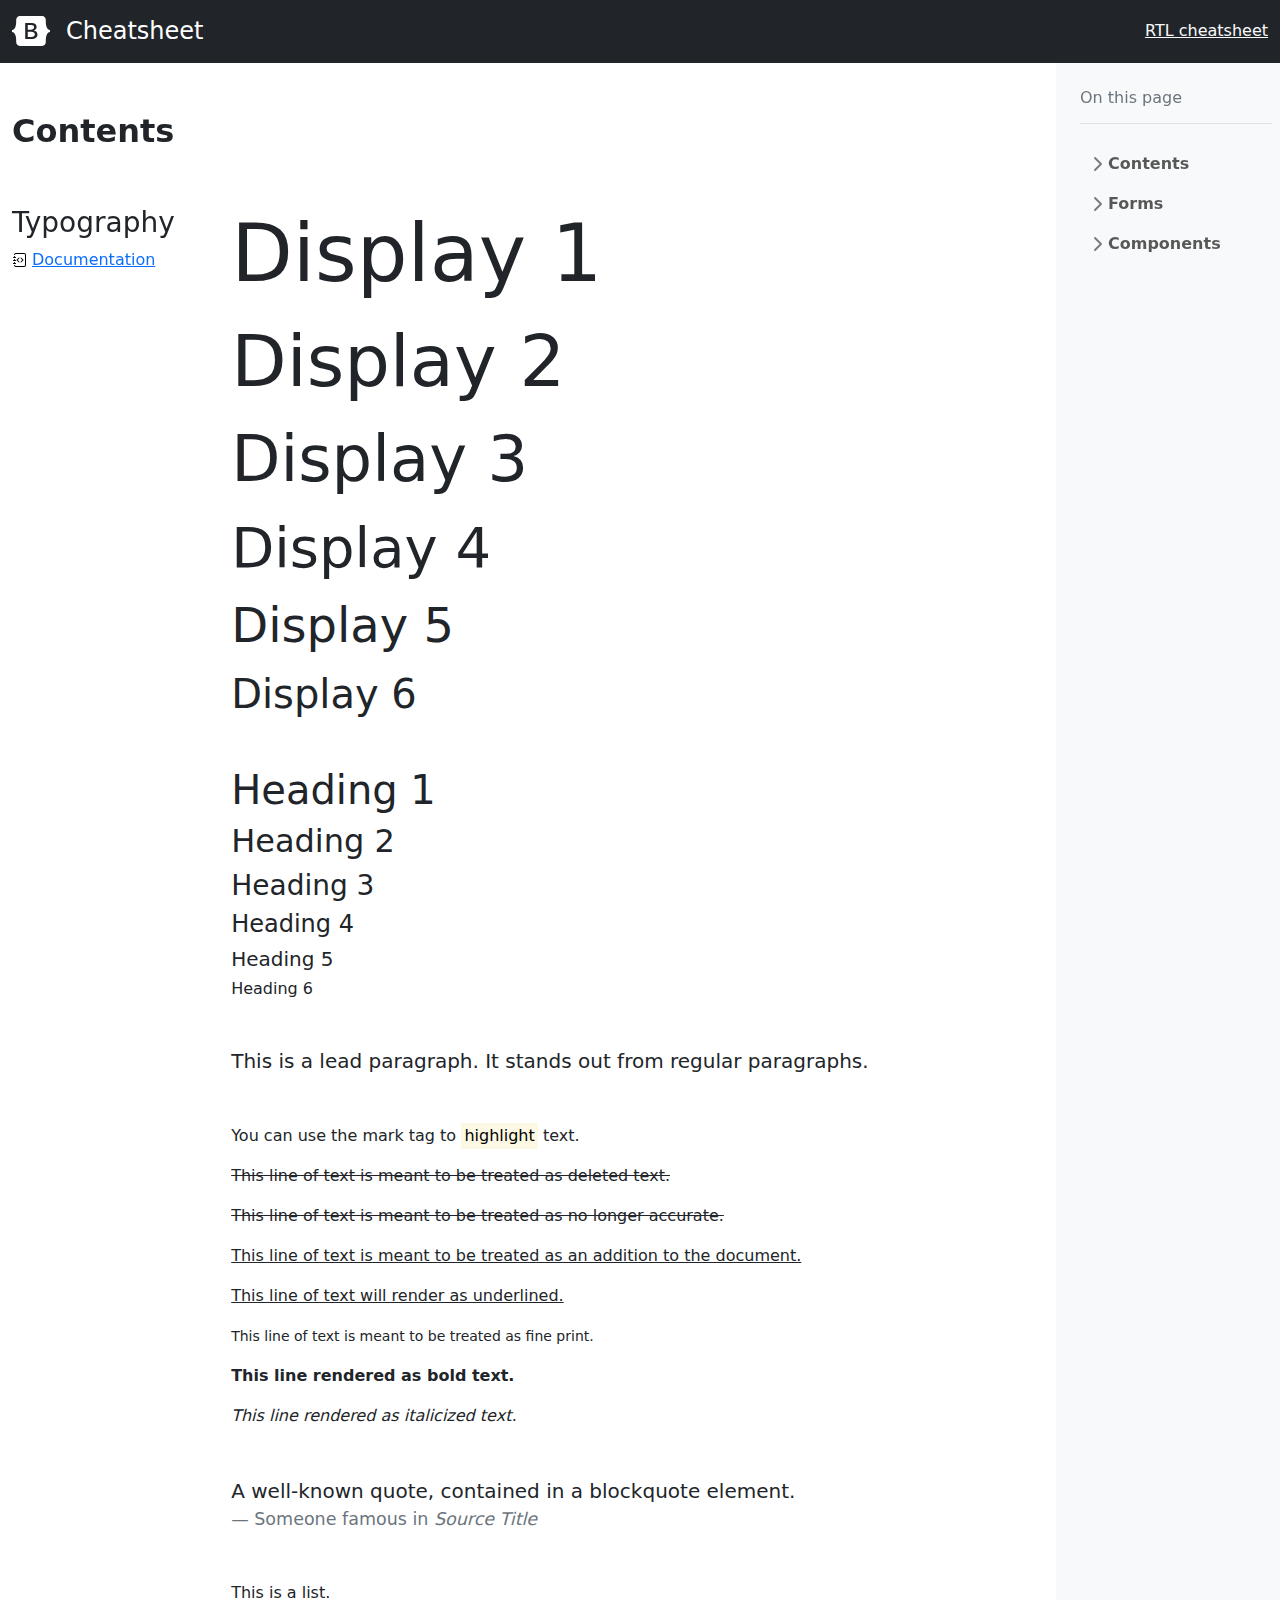
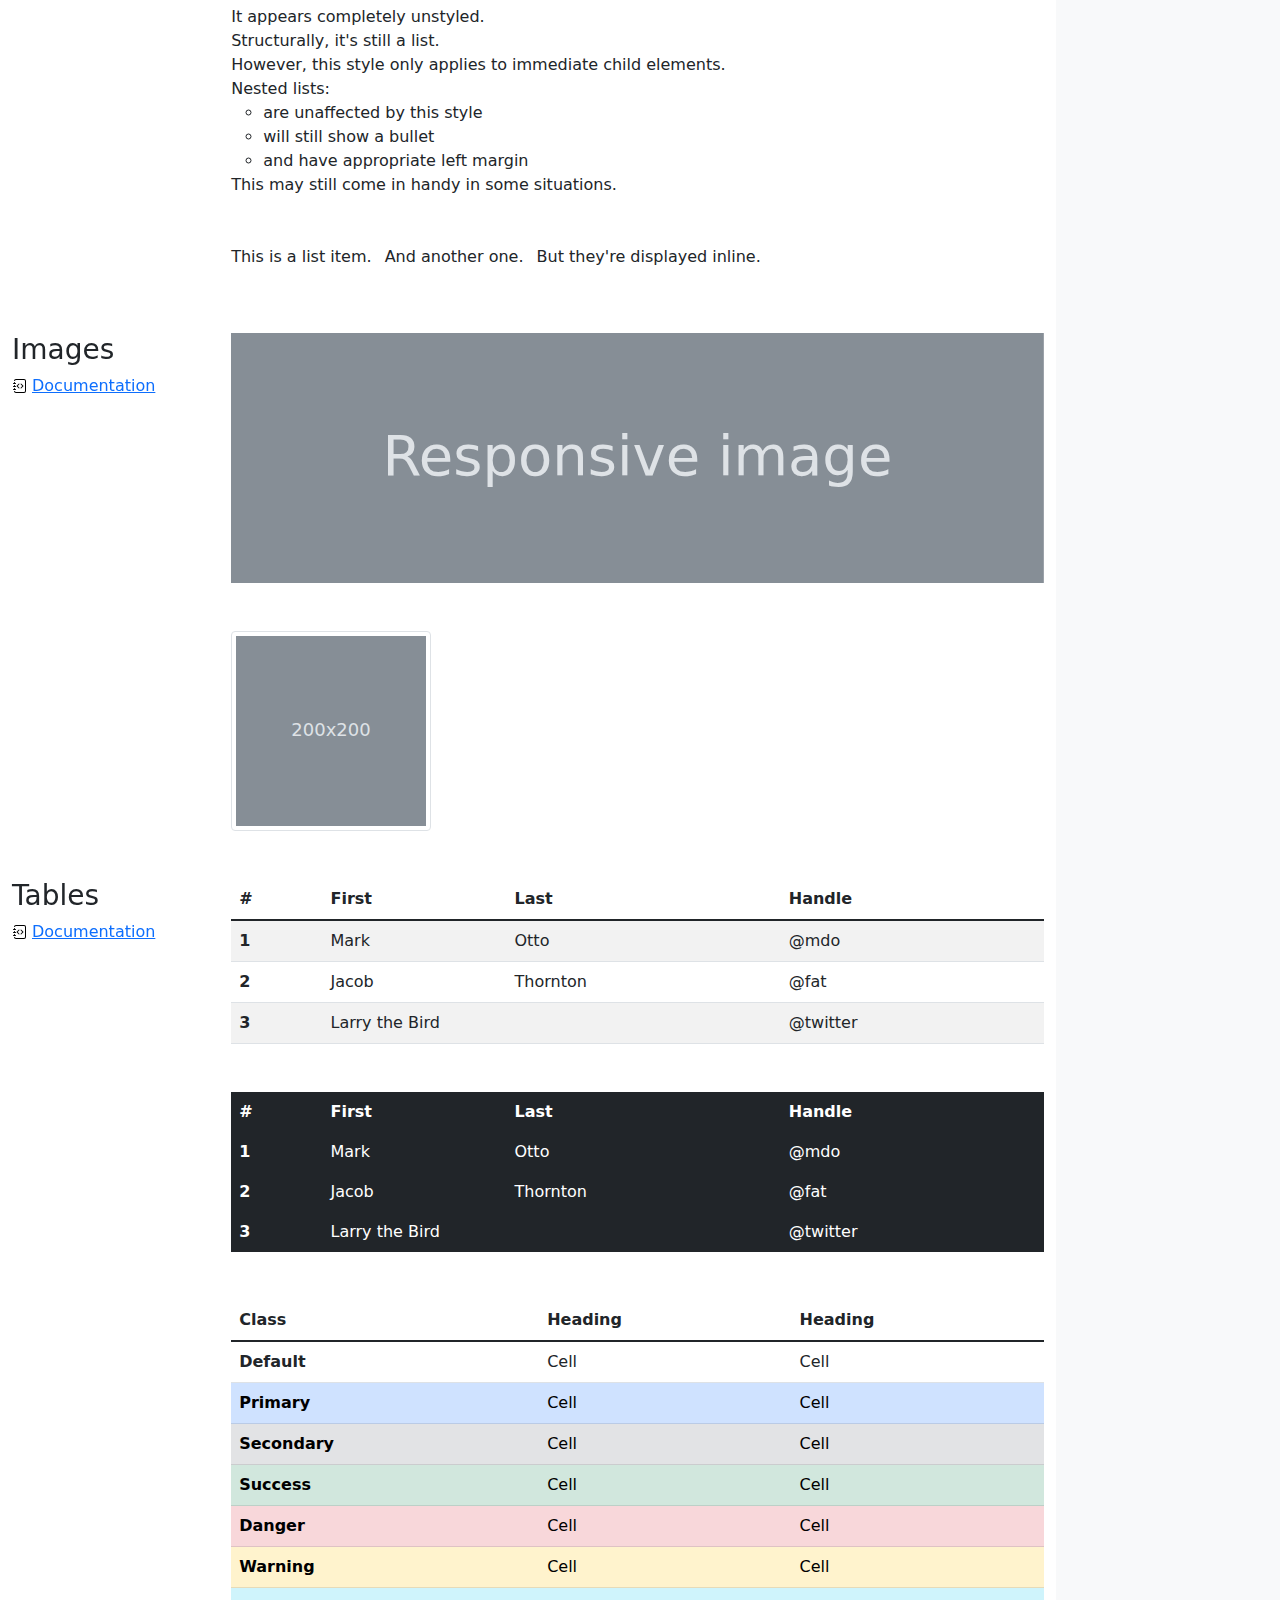
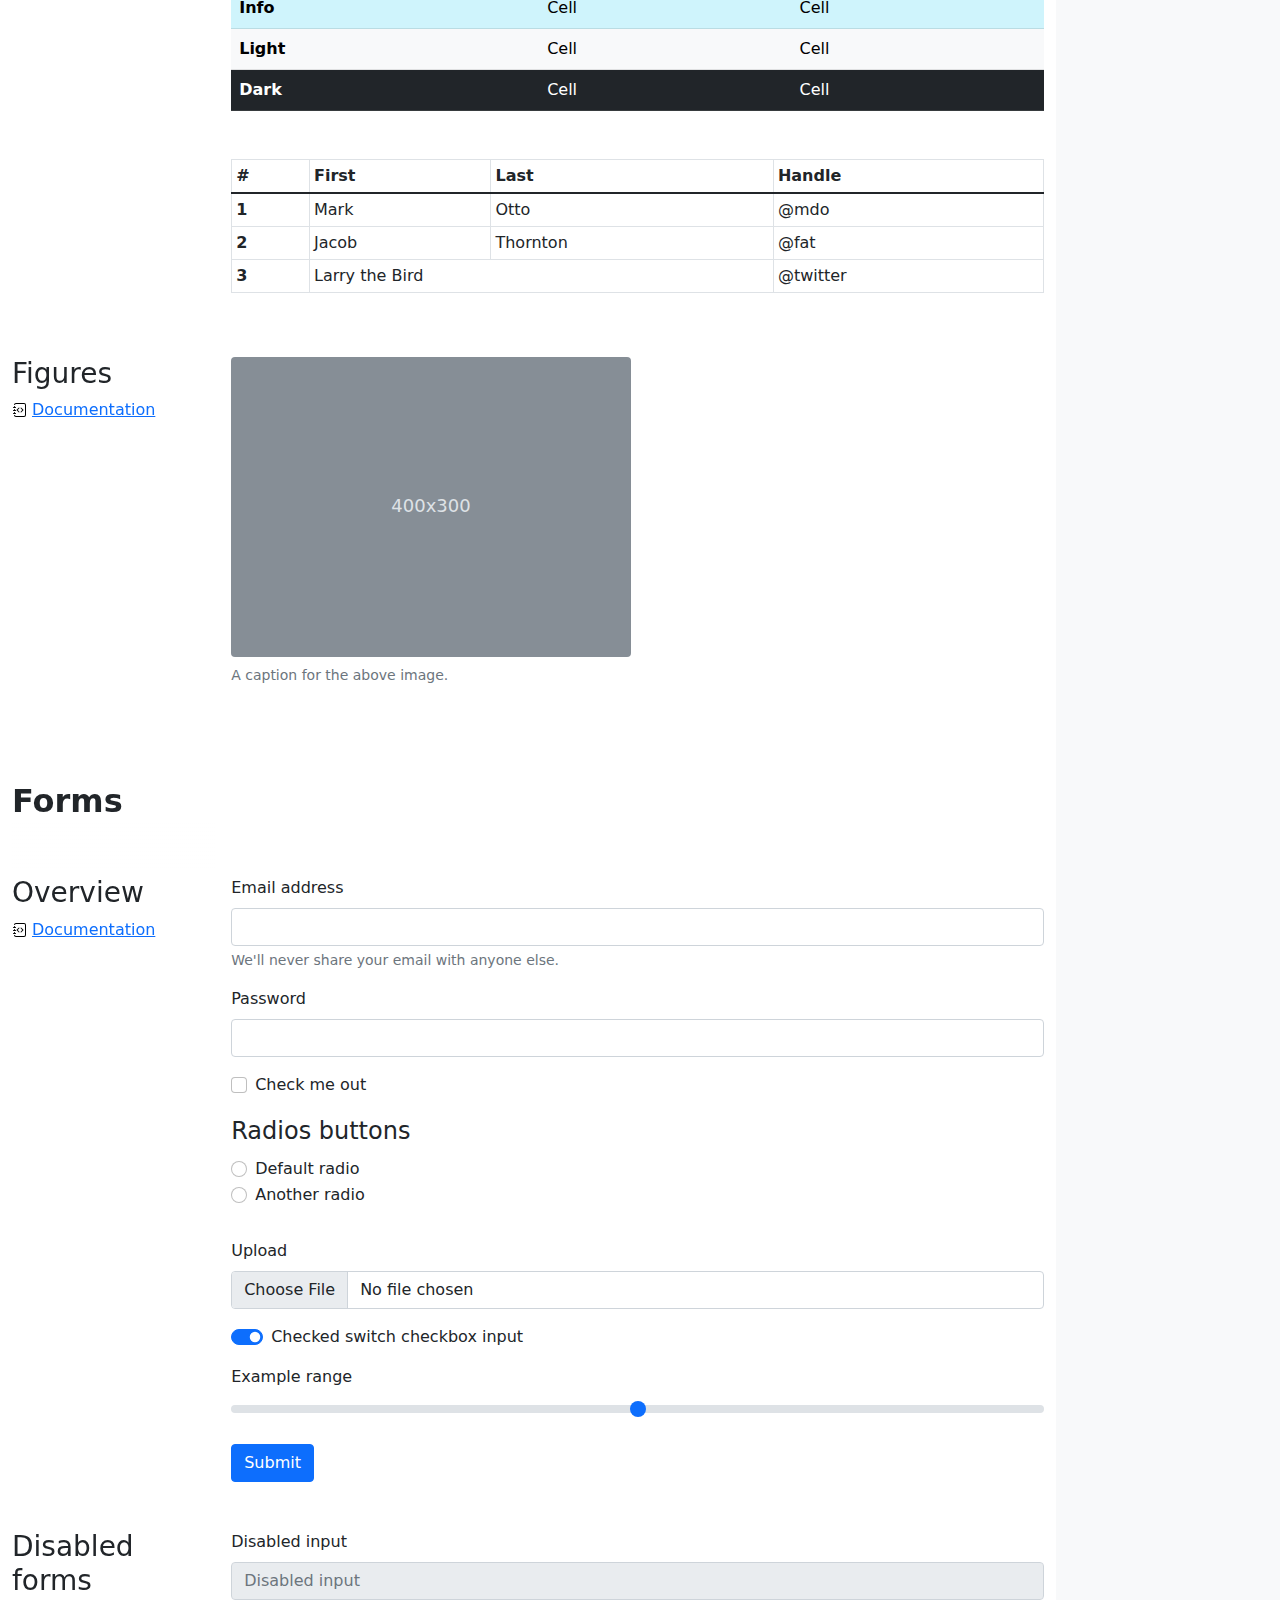
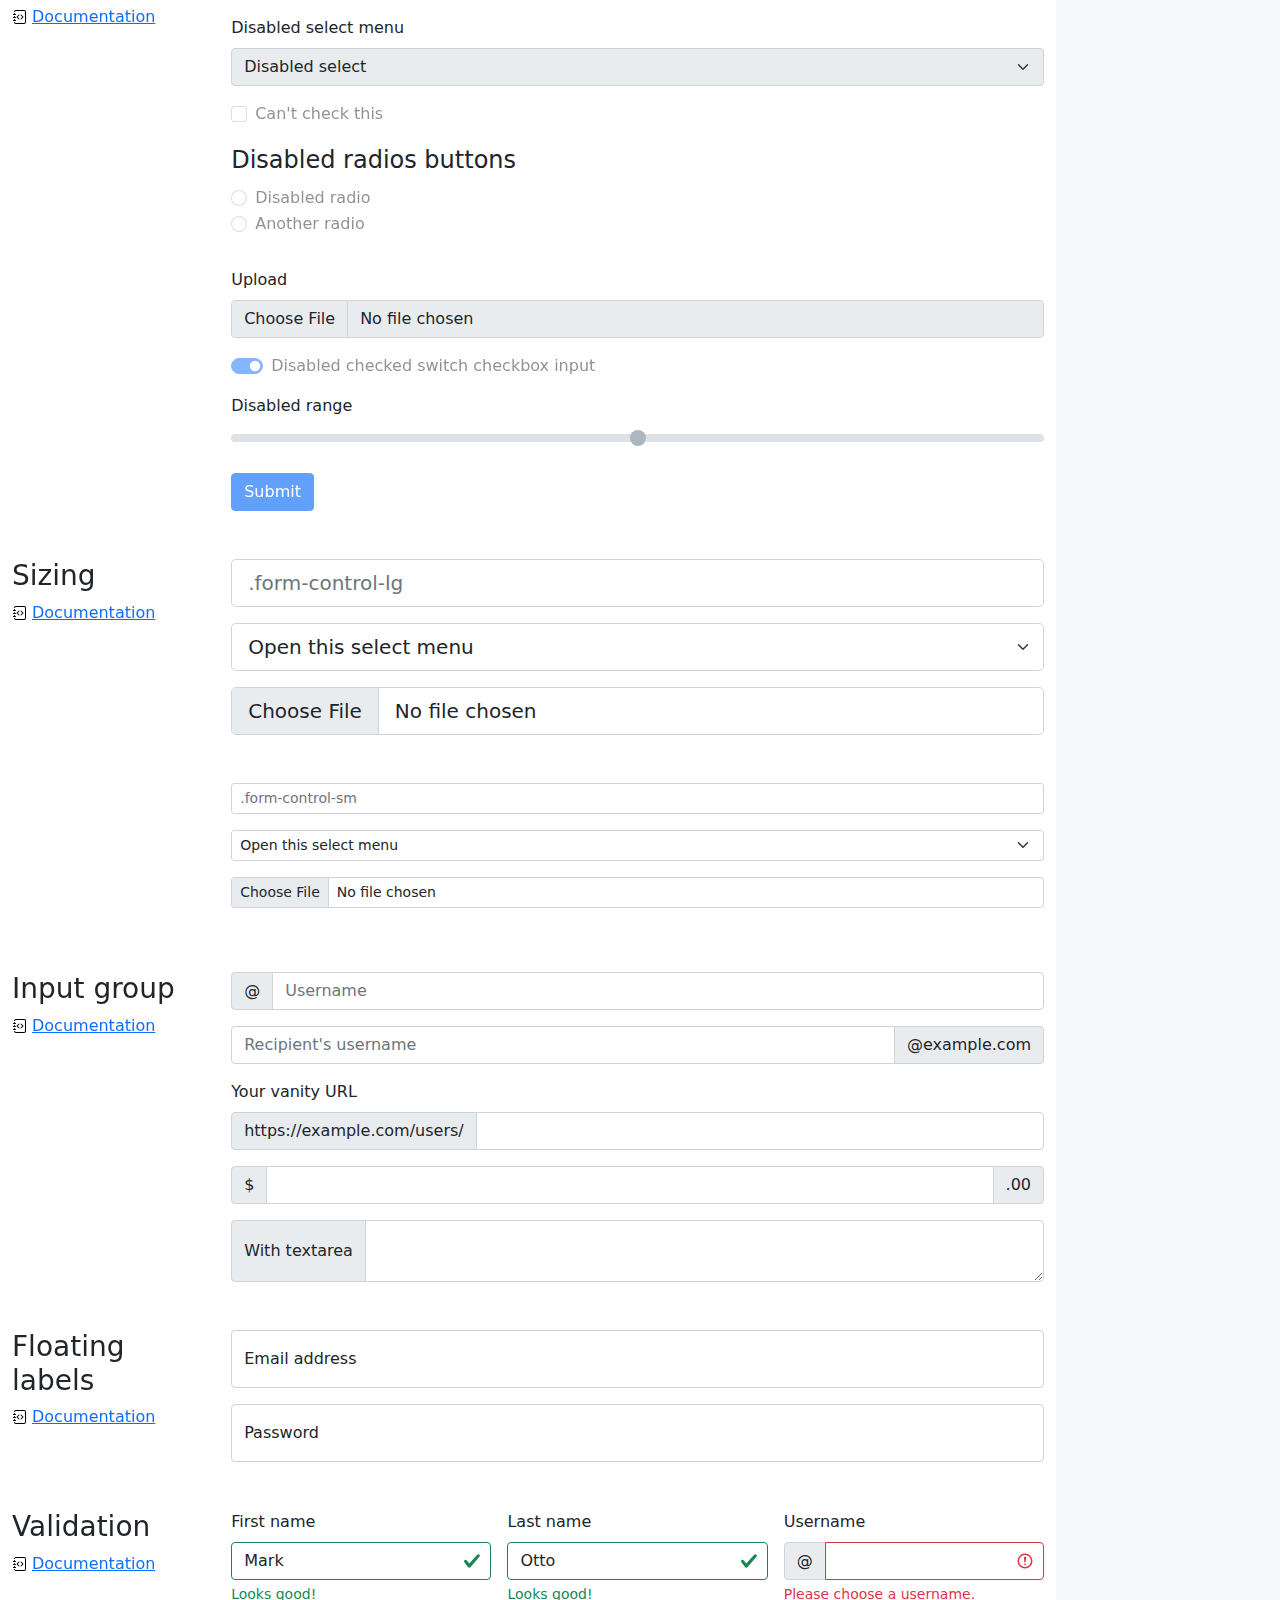
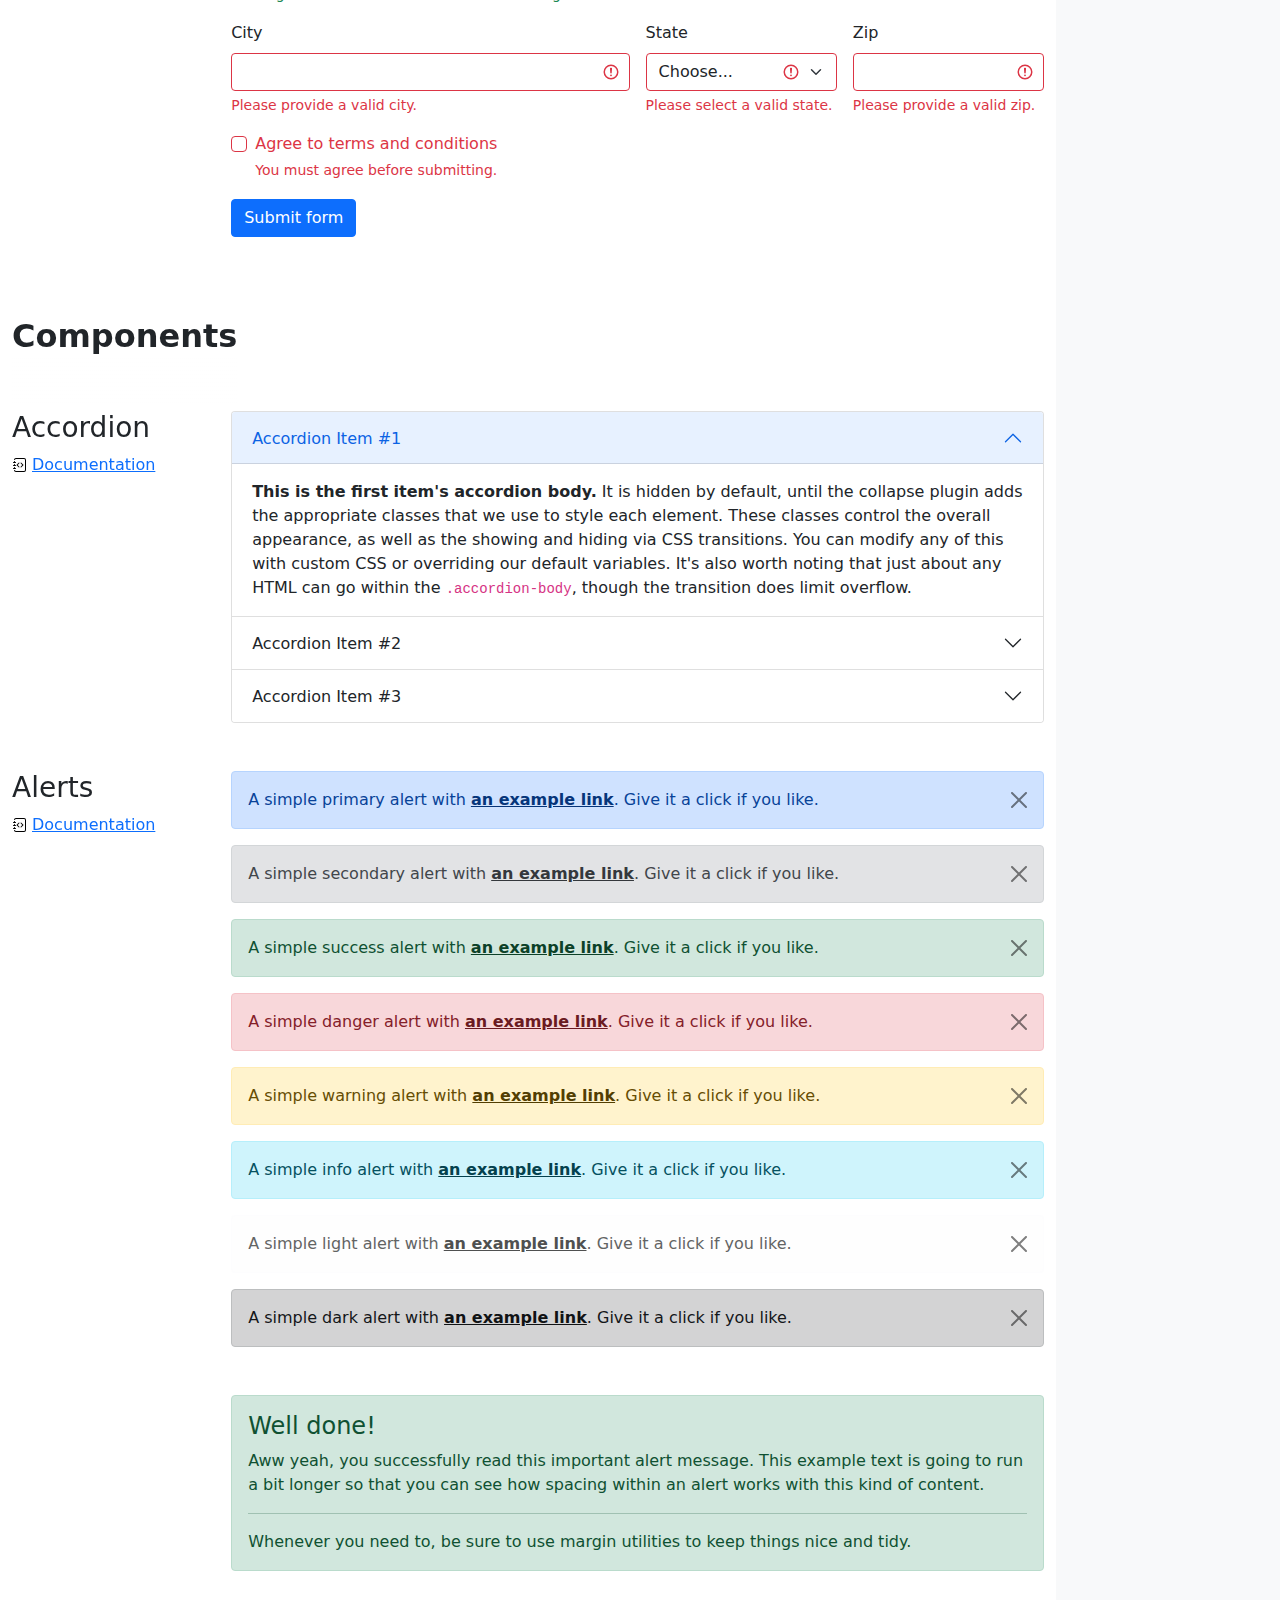
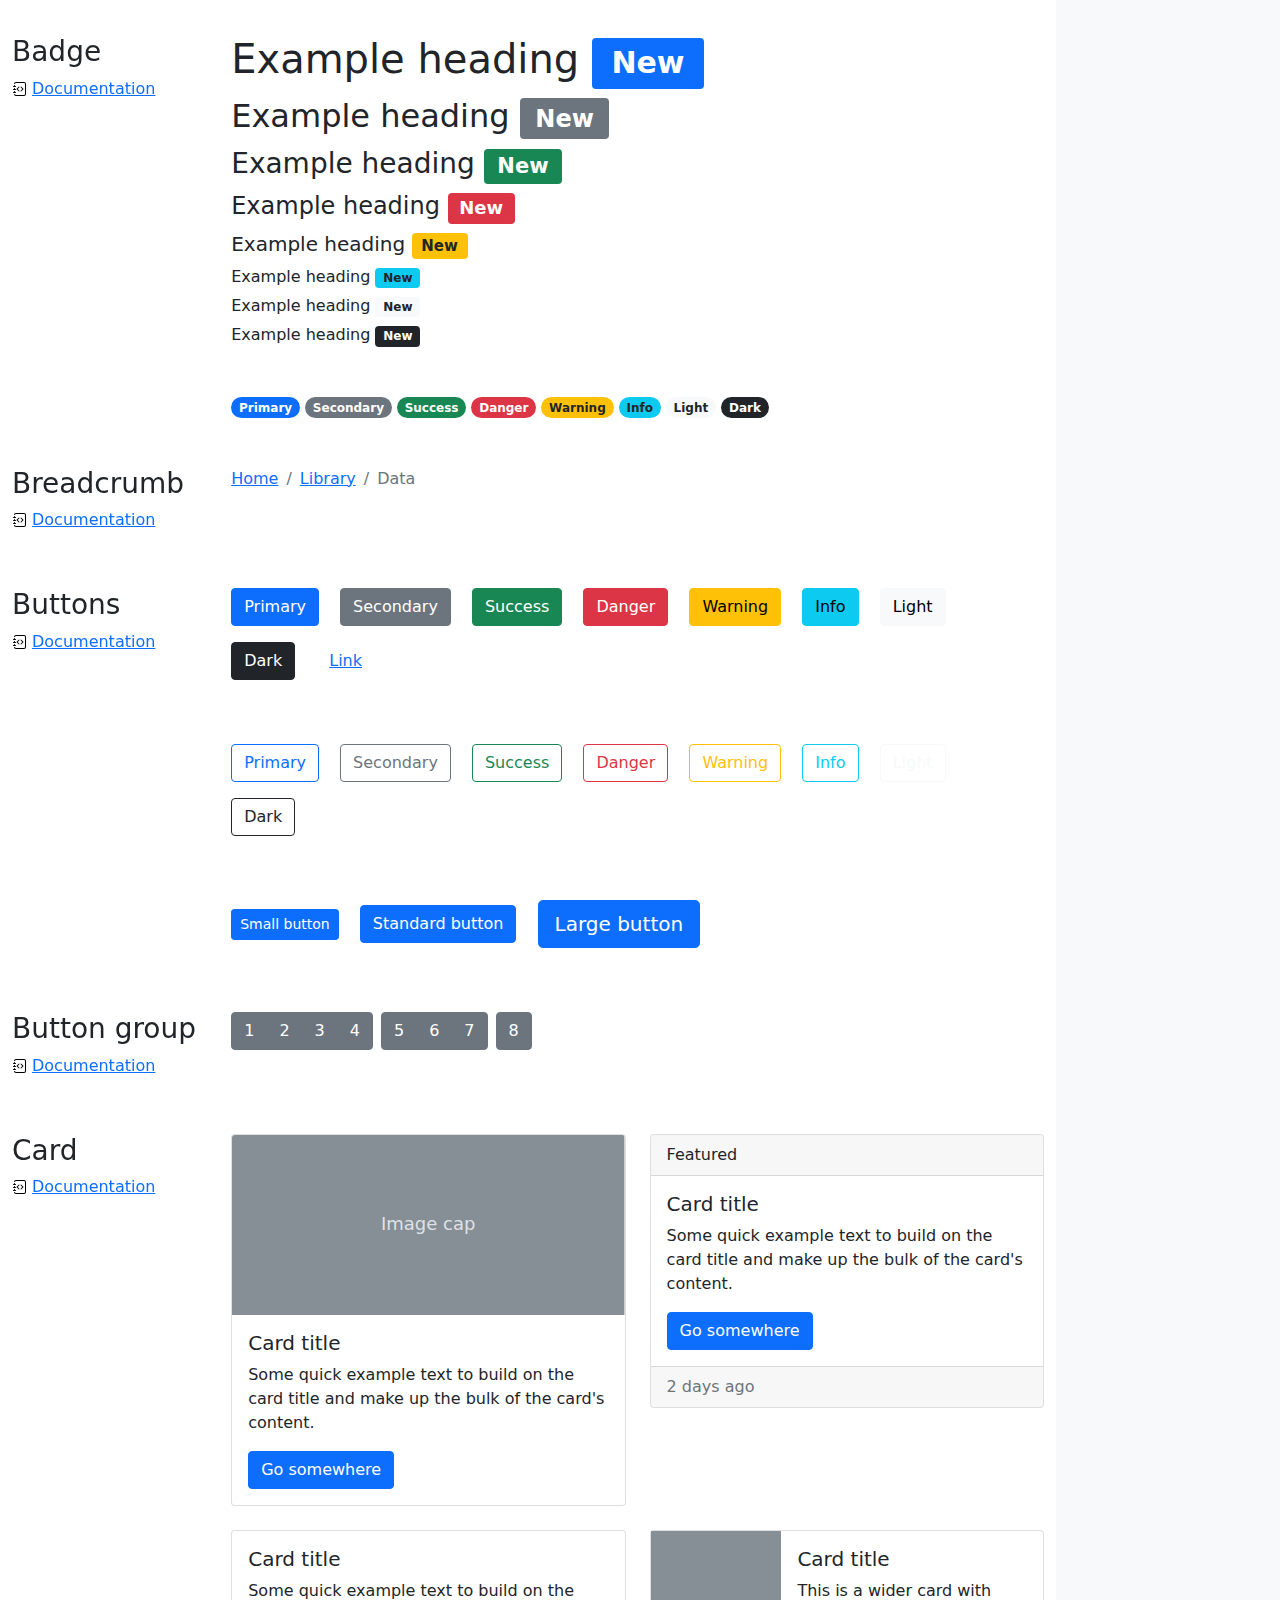
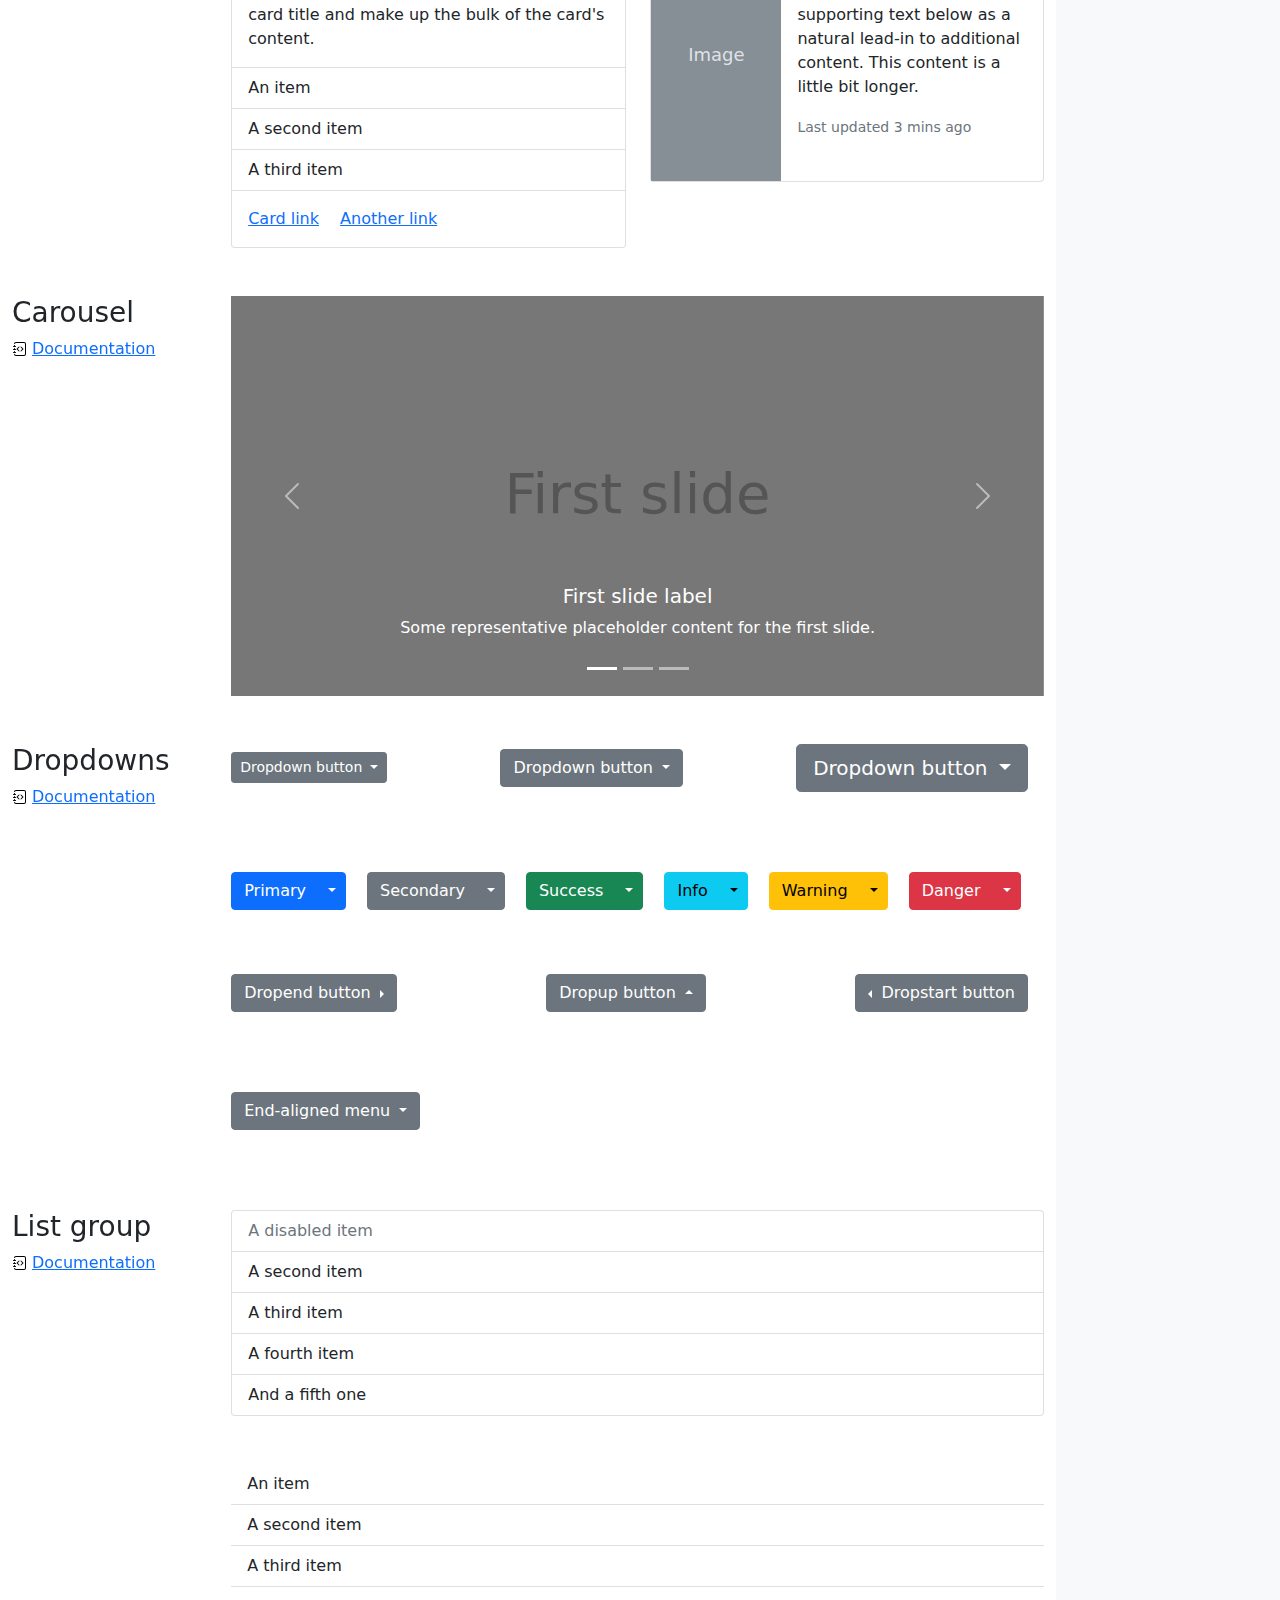
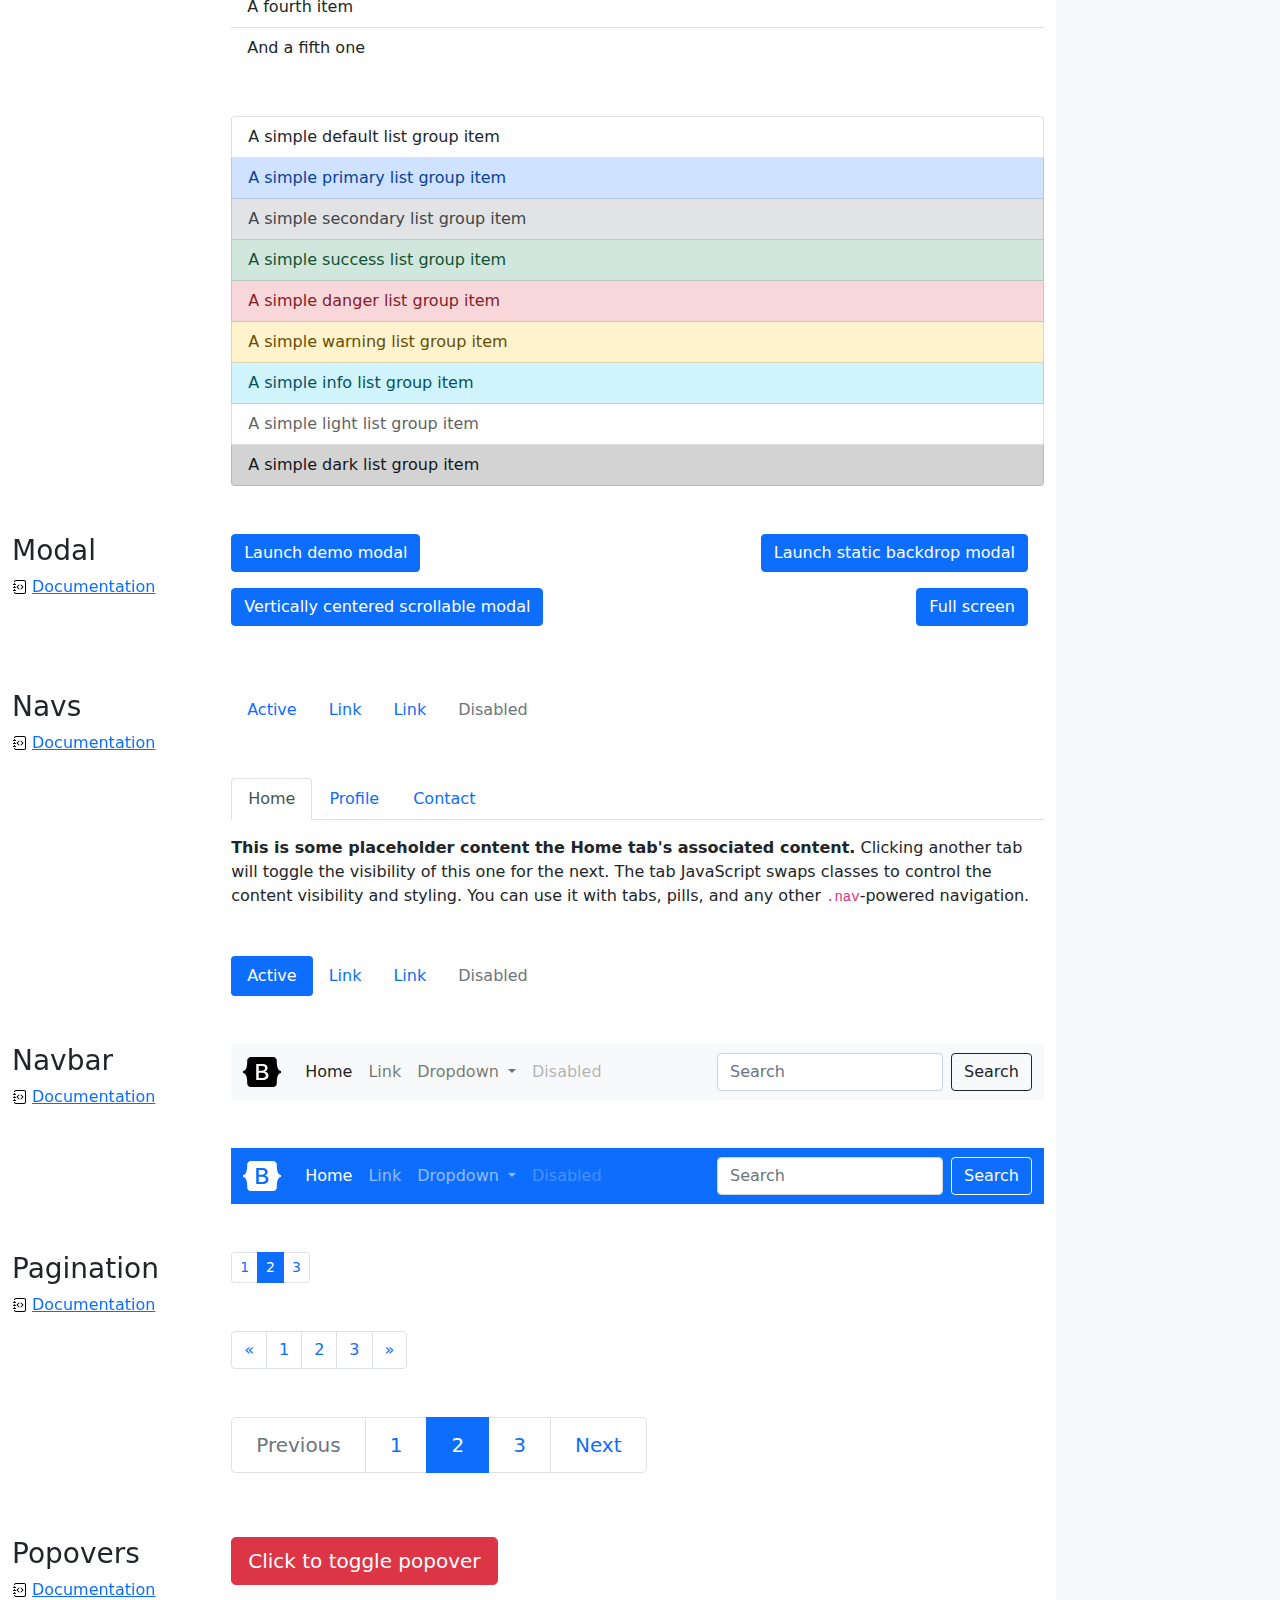
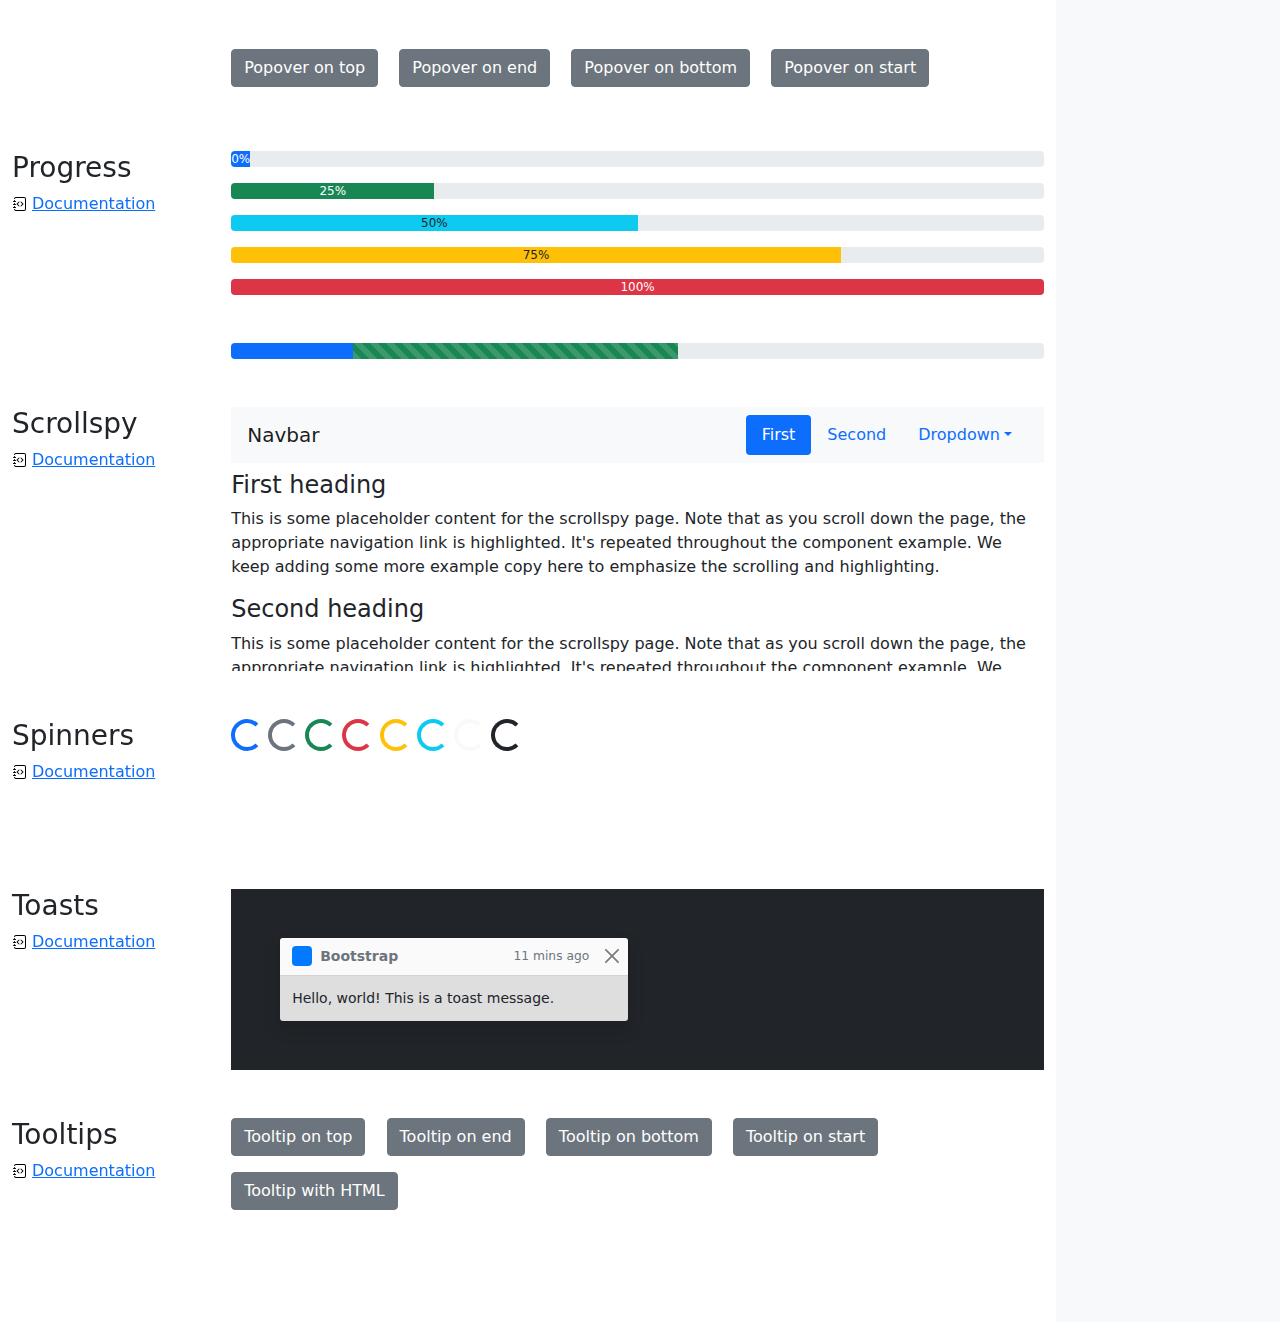
<file: bse/cheatsheet/index.html>
<!doctype html>
<html lang="en">
  <head>
    <meta charset="utf-8">
    <meta name="viewport" content="width=device-width, initial-scale=1">
    <meta name="description" content="">
    <meta name="author" content="Mark Otto, Jacob Thornton, and Bootstrap contributors">
    <meta name="generator" content="Hugo 0.88.1">
    <title>Cheatsheet · Bootstrap v5.1</title>

    <link rel="canonical" href="https://getbootstrap.com/docs/5.1/examples/cheatsheet/">

    

    <!-- Bootstrap core CSS -->
<link href="../assets/dist/css/bootstrap.min.css" rel="stylesheet">

    <style>
      .bd-placeholder-img {
        font-size: 1.125rem;
        text-anchor: middle;
        -webkit-user-select: none;
        -moz-user-select: none;
        user-select: none;
      }

      @media (min-width: 768px) {
        .bd-placeholder-img-lg {
          font-size: 3.5rem;
        }
      }
    </style>

    
    <!-- Custom styles for this template -->
    <link href="cheatsheet.css" rel="stylesheet">
  </head>
  <body class="bg-light">
    
<header class="bd-header bg-dark py-3 d-flex align-items-stretch border-bottom border-dark">
  <div class="container-fluid d-flex align-items-center">
    <h1 class="d-flex align-items-center fs-4 text-white mb-0">
      <img src="../assets/brand/bootstrap-logo-white.svg" width="38" height="30" class="me-3" alt="Bootstrap">
      Cheatsheet
    </h1>
    <a href="../examples/cheatsheet-rtl/" class="ms-auto link-light" hreflang="ar">RTL cheatsheet</a>
  </div>
</header>
<aside class="bd-aside sticky-xl-top text-muted align-self-start mb-3 mb-xl-5 px-2">
  <h2 class="h6 pt-4 pb-3 mb-4 border-bottom">On this page</h2>
  <nav class="small" id="toc">
    <ul class="list-unstyled">
      <li class="my-2">
        <button class="btn d-inline-flex align-items-center collapsed" data-bs-toggle="collapse" aria-expanded="false" data-bs-target="#contents-collapse" aria-controls="contents-collapse">Contents</button>
        <ul class="list-unstyled ps-3 collapse" id="contents-collapse">
          <li><a class="d-inline-flex align-items-center rounded" href="#typography">Typography</a></li>
          <li><a class="d-inline-flex align-items-center rounded" href="#images">Images</a></li>
          <li><a class="d-inline-flex align-items-center rounded" href="#tables">Tables</a></li>
          <li><a class="d-inline-flex align-items-center rounded" href="#figures">Figures</a></li>
        </ul>
      </li>
      <li class="my-2">
        <button class="btn d-inline-flex align-items-center collapsed" data-bs-toggle="collapse" aria-expanded="false" data-bs-target="#forms-collapse" aria-controls="forms-collapse">Forms</button>
        <ul class="list-unstyled ps-3 collapse" id="forms-collapse">
          <li><a class="d-inline-flex align-items-center rounded" href="#overview">Overview</a></li>
          <li><a class="d-inline-flex align-items-center rounded" href="#disabled-forms">Disabled forms</a></li>
          <li><a class="d-inline-flex align-items-center rounded" href="#sizing">Sizing</a></li>
          <li><a class="d-inline-flex align-items-center rounded" href="#input-group">Input group</a></li>
          <li><a class="d-inline-flex align-items-center rounded" href="#floating-labels">Floating labels</a></li>
          <li><a class="d-inline-flex align-items-center rounded" href="#validation">Validation</a></li>
        </ul>
      </li>
      <li class="my-2">
        <button class="btn d-inline-flex align-items-center collapsed" data-bs-toggle="collapse" aria-expanded="false" data-bs-target="#components-collapse" aria-controls="components-collapse">Components</button>
        <ul class="list-unstyled ps-3 collapse" id="components-collapse">
          <li><a class="d-inline-flex align-items-center rounded" href="#accordion">Accordion</a></li>
          <li><a class="d-inline-flex align-items-center rounded" href="#alerts">Alerts</a></li>
          <li><a class="d-inline-flex align-items-center rounded" href="#badge">Badge</a></li>
          <li><a class="d-inline-flex align-items-center rounded" href="#breadcrumb">Breadcrumb</a></li>
          <li><a class="d-inline-flex align-items-center rounded" href="#buttons">Buttons</a></li>
          <li><a class="d-inline-flex align-items-center rounded" href="#button-group">Button group</a></li>
          <li><a class="d-inline-flex align-items-center rounded" href="#card">Card</a></li>
          <li><a class="d-inline-flex align-items-center rounded" href="#carousel">Carousel</a></li>
          <li><a class="d-inline-flex align-items-center rounded" href="#dropdowns">Dropdowns</a></li>
          <li><a class="d-inline-flex align-items-center rounded" href="#list-group">List group</a></li>
          <li><a class="d-inline-flex align-items-center rounded" href="#modal">Modal</a></li>
          <li><a class="d-inline-flex align-items-center rounded" href="#navs">Navs</a></li>
          <li><a class="d-inline-flex align-items-center rounded" href="#navbar">Navbar</a></li>
          <li><a class="d-inline-flex align-items-center rounded" href="#pagination">Pagination</a></li>
          <li><a class="d-inline-flex align-items-center rounded" href="#popovers">Popovers</a></li>
          <li><a class="d-inline-flex align-items-center rounded" href="#progress">Progress</a></li>
          <li><a class="d-inline-flex align-items-center rounded" href="#scrollspy">Scrollspy</a></li>
          <li><a class="d-inline-flex align-items-center rounded" href="#spinners">Spinners</a></li>
          <li><a class="d-inline-flex align-items-center rounded" href="#toasts">Toasts</a></li>
          <li><a class="d-inline-flex align-items-center rounded" href="#tooltips">Tooltips</a></li>
        </ul>
      </li>
    </ul>
  </nav>
</aside>
<div class="bd-cheatsheet container-fluid bg-body">
  <section id="content">
    <h2 class="sticky-xl-top fw-bold pt-3 pt-xl-5 pb-2 pb-xl-3">Contents</h2>

    <article class="my-3" id="typography">
      <div class="bd-heading sticky-xl-top align-self-start mt-5 mb-3 mt-xl-0 mb-xl-2">
        <h3>Typography</h3>
        <a class="d-flex align-items-center" href="../content/typography/">Documentation</a>
      </div>

      <div>
        <div class="bd-example">
        <p class="display-1">Display 1</p>
        <p class="display-2">Display 2</p>
        <p class="display-3">Display 3</p>
        <p class="display-4">Display 4</p>
        <p class="display-5">Display 5</p>
        <p class="display-6">Display 6</p>
        </div>

        <div class="bd-example">
        <p class="h1">Heading 1</p>
        <p class="h2">Heading 2</p>
        <p class="h3">Heading 3</p>
        <p class="h4">Heading 4</p>
        <p class="h5">Heading 5</p>
        <p class="h6">Heading 6</p>
        </div>

        <div class="bd-example">
        <p class="lead">
          This is a lead paragraph. It stands out from regular paragraphs.
        </p>
        </div>

        <div class="bd-example">
        <p>You can use the mark tag to <mark>highlight</mark> text.</p>
        <p><del>This line of text is meant to be treated as deleted text.</del></p>
        <p><s>This line of text is meant to be treated as no longer accurate.</s></p>
        <p><ins>This line of text is meant to be treated as an addition to the document.</ins></p>
        <p><u>This line of text will render as underlined.</u></p>
        <p><small>This line of text is meant to be treated as fine print.</small></p>
        <p><strong>This line rendered as bold text.</strong></p>
        <p><em>This line rendered as italicized text.</em></p>
        </div>

        <div class="bd-example">
        <blockquote class="blockquote">
          <p>A well-known quote, contained in a blockquote element.</p>
          <footer class="blockquote-footer">Someone famous in <cite title="Source Title">Source Title</cite></footer>
        </blockquote>
        </div>

        <div class="bd-example">
        <ul class="list-unstyled">
          <li>This is a list.</li>
          <li>It appears completely unstyled.</li>
          <li>Structurally, it's still a list.</li>
          <li>However, this style only applies to immediate child elements.</li>
          <li>Nested lists:
            <ul>
              <li>are unaffected by this style</li>
              <li>will still show a bullet</li>
              <li>and have appropriate left margin</li>
            </ul>
          </li>
          <li>This may still come in handy in some situations.</li>
        </ul>
        </div>

        <div class="bd-example">
        <ul class="list-inline">
          <li class="list-inline-item">This is a list item.</li>
          <li class="list-inline-item">And another one.</li>
          <li class="list-inline-item">But they're displayed inline.</li>
        </ul>
        </div>
      </div>
    </article>
    <article class="my-3" id="images">
      <div class="bd-heading sticky-xl-top align-self-start mt-5 mb-3 mt-xl-0 mb-xl-2">
        <h3>Images</h3>
        <a class="d-flex align-items-center" href="../content/images/">Documentation</a>
      </div>

      <div>
        <div class="bd-example">
        <svg class="bd-placeholder-img bd-placeholder-img-lg img-fluid" width="100%" height="250" xmlns="http://www.w3.org/2000/svg" role="img" aria-label="Placeholder: Responsive image" preserveAspectRatio="xMidYMid slice" focusable="false"><title>Placeholder</title><rect width="100%" height="100%" fill="#868e96"/><text x="50%" y="50%" fill="#dee2e6" dy=".3em">Responsive image</text></svg>

        </div>

        <div class="bd-example">
        <svg class="bd-placeholder-img img-thumbnail" width="200" height="200" xmlns="http://www.w3.org/2000/svg" role="img" aria-label="A generic square placeholder image with a white border around it, making it resemble a photograph taken with an old instant camera: 200x200" preserveAspectRatio="xMidYMid slice" focusable="false"><title>A generic square placeholder image with a white border around it, making it resemble a photograph taken with an old instant camera</title><rect width="100%" height="100%" fill="#868e96"/><text x="50%" y="50%" fill="#dee2e6" dy=".3em">200x200</text></svg>

        </div>
      </div>
    </article>
    <article class="my-3" id="tables">
      <div class="bd-heading sticky-xl-top align-self-start mt-5 mb-3 mt-xl-0 mb-xl-2">
        <h3>Tables</h3>
        <a class="d-flex align-items-center" href="../content/tables/">Documentation</a>
      </div>

      <div>
        <div class="bd-example">
        <table class="table table-striped">
          <thead>
          <tr>
            <th scope="col">#</th>
            <th scope="col">First</th>
            <th scope="col">Last</th>
            <th scope="col">Handle</th>
          </tr>
          </thead>
          <tbody>
          <tr>
            <th scope="row">1</th>
            <td>Mark</td>
            <td>Otto</td>
            <td>@mdo</td>
          </tr>
          <tr>
            <th scope="row">2</th>
            <td>Jacob</td>
            <td>Thornton</td>
            <td>@fat</td>
          </tr>
          <tr>
            <th scope="row">3</th>
            <td colspan="2">Larry the Bird</td>
            <td>@twitter</td>
          </tr>
          </tbody>
        </table>
        </div>

        <div class="bd-example">
        <table class="table table-dark table-borderless">
          <thead>
          <tr>
            <th scope="col">#</th>
            <th scope="col">First</th>
            <th scope="col">Last</th>
            <th scope="col">Handle</th>
          </tr>
          </thead>
          <tbody>
          <tr>
            <th scope="row">1</th>
            <td>Mark</td>
            <td>Otto</td>
            <td>@mdo</td>
          </tr>
          <tr>
            <th scope="row">2</th>
            <td>Jacob</td>
            <td>Thornton</td>
            <td>@fat</td>
          </tr>
          <tr>
            <th scope="row">3</th>
            <td colspan="2">Larry the Bird</td>
            <td>@twitter</td>
          </tr>
          </tbody>
        </table>
        </div>

        <div class="bd-example">
        <table class="table table-hover">
          <thead>
          <tr>
            <th scope="col">Class</th>
            <th scope="col">Heading</th>
            <th scope="col">Heading</th>
          </tr>
          </thead>
          <tbody>
          <tr>
            <th scope="row">Default</th>
            <td>Cell</td>
            <td>Cell</td>
          </tr>
          
          <tr class="table-primary">
            <th scope="row">Primary</th>
            <td>Cell</td>
            <td>Cell</td>
          </tr>
          <tr class="table-secondary">
            <th scope="row">Secondary</th>
            <td>Cell</td>
            <td>Cell</td>
          </tr>
          <tr class="table-success">
            <th scope="row">Success</th>
            <td>Cell</td>
            <td>Cell</td>
          </tr>
          <tr class="table-danger">
            <th scope="row">Danger</th>
            <td>Cell</td>
            <td>Cell</td>
          </tr>
          <tr class="table-warning">
            <th scope="row">Warning</th>
            <td>Cell</td>
            <td>Cell</td>
          </tr>
          <tr class="table-info">
            <th scope="row">Info</th>
            <td>Cell</td>
            <td>Cell</td>
          </tr>
          <tr class="table-light">
            <th scope="row">Light</th>
            <td>Cell</td>
            <td>Cell</td>
          </tr>
          <tr class="table-dark">
            <th scope="row">Dark</th>
            <td>Cell</td>
            <td>Cell</td>
          </tr>
          </tbody>
        </table>
        </div>

        <div class="bd-example">
        <table class="table table-sm table-bordered">
          <thead>
          <tr>
            <th scope="col">#</th>
            <th scope="col">First</th>
            <th scope="col">Last</th>
            <th scope="col">Handle</th>
          </tr>
          </thead>
          <tbody>
          <tr>
            <th scope="row">1</th>
            <td>Mark</td>
            <td>Otto</td>
            <td>@mdo</td>
          </tr>
          <tr>
            <th scope="row">2</th>
            <td>Jacob</td>
            <td>Thornton</td>
            <td>@fat</td>
          </tr>
          <tr>
            <th scope="row">3</th>
            <td colspan="2">Larry the Bird</td>
            <td>@twitter</td>
          </tr>
          </tbody>
        </table>
        </div>
      </div>
    </article>
    <article class="my-3" id="figures">
      <div class="bd-heading sticky-xl-top align-self-start mt-5 mb-3 mt-xl-0 mb-xl-2">
        <h3>Figures</h3>
        <a class="d-flex align-items-center" href="../content/figures/">Documentation</a>
      </div>

      <div>
        <div class="bd-example">
        <figure class="figure">
          <svg class="bd-placeholder-img figure-img img-fluid rounded" width="400" height="300" xmlns="http://www.w3.org/2000/svg" role="img" aria-label="Placeholder: 400x300" preserveAspectRatio="xMidYMid slice" focusable="false"><title>Placeholder</title><rect width="100%" height="100%" fill="#868e96"/><text x="50%" y="50%" fill="#dee2e6" dy=".3em">400x300</text></svg>

          <figcaption class="figure-caption">A caption for the above image.</figcaption>
        </figure>
        </div>
      </div>
    </article>
  </section>

  <section id="forms">
    <h2 class="sticky-xl-top fw-bold pt-3 pt-xl-5 pb-2 pb-xl-3">Forms</h2>

    <article class="my-3" id="overview">
      <div class="bd-heading sticky-xl-top align-self-start mt-5 mb-3 mt-xl-0 mb-xl-2">
        <h3>Overview</h3>
        <a class="d-flex align-items-center" href="../forms/overview/">Documentation</a>
      </div>

      <div>
        <div class="bd-example">
        <form>
          <div class="mb-3">
            <label for="exampleInputEmail1" class="form-label">Email address</label>
            <input type="email" class="form-control" id="exampleInputEmail1" aria-describedby="emailHelp">
            <div id="emailHelp" class="form-text">We'll never share your email with anyone else.</div>
          </div>
          <div class="mb-3">
            <label for="exampleInputPassword1" class="form-label">Password</label>
            <input type="password" class="form-control" id="exampleInputPassword1">
          </div>
          <div class="mb-3 form-check">
            <input type="checkbox" class="form-check-input" id="exampleCheck1">
            <label class="form-check-label" for="exampleCheck1">Check me out</label>
          </div>
          <fieldset class="mb-3">
            <legend>Radios buttons</legend>
            <div class="form-check">
              <input type="radio" name="radios" class="form-check-input" id="exampleRadio1">
              <label class="form-check-label" for="exampleRadio1">Default radio</label>
            </div>
            <div class="mb-3 form-check">
              <input type="radio" name="radios" class="form-check-input" id="exampleRadio2">
              <label class="form-check-label" for="exampleRadio2">Another radio</label>
            </div>
          </fieldset>
          <div class="mb-3">
            <label class="form-label" for="customFile">Upload</label>
            <input type="file" class="form-control" id="customFile">
          </div>
          <div class="mb-3 form-check form-switch">
            <input class="form-check-input" type="checkbox" role="switch" id="flexSwitchCheckChecked" checked>
            <label class="form-check-label" for="flexSwitchCheckChecked">Checked switch checkbox input</label>
          </div>
          <div class="mb-3">
            <label for="customRange3" class="form-label">Example range</label>
            <input type="range" class="form-range" min="0" max="5" step="0.5" id="customRange3">
          </div>
          <button type="submit" class="btn btn-primary">Submit</button>
        </form>
        </div>
      </div>
    </article>
    <article class="my-3" id="disabled-forms">
      <div class="bd-heading sticky-xl-top align-self-start mt-5 mb-3 mt-xl-0 mb-xl-2">
        <h3>Disabled forms</h3>
        <a class="d-flex align-items-center" href="../forms/overview/#disabled-forms">Documentation</a>
      </div>

      <div>
        <div class="bd-example">
        <form>
          <fieldset disabled aria-label="Disabled fieldset example">
            <div class="mb-3">
              <label for="disabledTextInput" class="form-label">Disabled input</label>
              <input type="text" id="disabledTextInput" class="form-control" placeholder="Disabled input">
            </div>
            <div class="mb-3">
              <label for="disabledSelect" class="form-label">Disabled select menu</label>
              <select id="disabledSelect" class="form-select">
                <option>Disabled select</option>
              </select>
            </div>
            <div class="mb-3">
              <div class="form-check">
                <input class="form-check-input" type="checkbox" id="disabledFieldsetCheck" disabled>
                <label class="form-check-label" for="disabledFieldsetCheck">
                  Can't check this
                </label>
              </div>
            </div>
            <fieldset class="mb-3">
              <legend>Disabled radios buttons</legend>
              <div class="form-check">
                <input type="radio" name="radios" class="form-check-input" id="disabledRadio1" disabled>
                <label class="form-check-label" for="disabledRadio1">Disabled radio</label>
              </div>
              <div class="mb-3 form-check">
                <input type="radio" name="radios" class="form-check-input" id="disabledRadio2" disabled>
                <label class="form-check-label" for="disabledRadio2">Another radio</label>
              </div>
            </fieldset>
            <div class="mb-3">
              <label class="form-label" for="disabledCustomFile">Upload</label>
              <input type="file" class="form-control" id="disabledCustomFile" disabled>
            </div>
            <div class="mb-3 form-check form-switch">
              <input class="form-check-input" type="checkbox" role="switch" id="disabledSwitchCheckChecked" checked disabled>
              <label class="form-check-label" for="disabledSwitchCheckChecked">Disabled checked switch checkbox input</label>
            </div>
            <div class="mb-3">
              <label for="disabledRange" class="form-label">Disabled range</label>
              <input type="range" class="form-range" min="0" max="5" step="0.5" id="disabledRange">
            </div>
            <button type="submit" class="btn btn-primary">Submit</button>
          </fieldset>
        </form>
        </div>
      </div>
    </article>
    <article class="my-3" id="sizing">
      <div class="bd-heading sticky-xl-top align-self-start mt-5 mb-3 mt-xl-0 mb-xl-2">
        <h3>Sizing</h3>
        <a class="d-flex align-items-center" href="../forms/form-control/#sizing">Documentation</a>
      </div>

      <div>
        <div class="bd-example">
        <div class="mb-3">
          <input class="form-control form-control-lg" type="text" placeholder=".form-control-lg" aria-label=".form-control-lg example">
        </div>
        <div class="mb-3">
          <select class="form-select form-select-lg mb-3" aria-label=".form-select-lg example">
            <option selected>Open this select menu</option>
            <option value="1">One</option>
            <option value="2">Two</option>
            <option value="3">Three</option>
          </select>
        </div>
        <div class="mb-3">
          <input type="file" class="form-control form-control-lg" aria-label="Large file input example">
        </div>
        </div>

        <div class="bd-example">
        <div class="mb-3">
          <input class="form-control form-control-sm" type="text" placeholder=".form-control-sm" aria-label=".form-control-sm example">
        </div>
        <div class="mb-3">
          <select class="form-select form-select-sm" aria-label=".form-select-sm example">
            <option selected>Open this select menu</option>
            <option value="1">One</option>
            <option value="2">Two</option>
            <option value="3">Three</option>
          </select>
        </div>
        <div class="mb-3">
          <input type="file" class="form-control form-control-sm" aria-label="Small file input example">
        </div>
        </div>
      </div>
    </article>
    <article class="my-3" id="input-group">
      <div class="bd-heading sticky-xl-top align-self-start mt-5 mb-3 mt-xl-0 mb-xl-2">
        <h3>Input group</h3>
        <a class="d-flex align-items-center" href="../forms/input-group/">Documentation</a>
      </div>

      <div>
        <div class="bd-example">
        <div class="input-group mb-3">
          <span class="input-group-text" id="basic-addon1">@</span>
          <input type="text" class="form-control" placeholder="Username" aria-label="Username" aria-describedby="basic-addon1">
        </div>
        <div class="input-group mb-3">
          <input type="text" class="form-control" placeholder="Recipient's username" aria-label="Recipient's username" aria-describedby="basic-addon2">
          <span class="input-group-text" id="basic-addon2">@example.com</span>
        </div>
        <label for="basic-url" class="form-label">Your vanity URL</label>
        <div class="input-group mb-3">
          <span class="input-group-text" id="basic-addon3">https://example.com/users/</span>
          <input type="text" class="form-control" id="basic-url" aria-describedby="basic-addon3">
        </div>
        <div class="input-group mb-3">
          <span class="input-group-text">$</span>
          <input type="text" class="form-control" aria-label="Amount (to the nearest dollar)">
          <span class="input-group-text">.00</span>
        </div>
        <div class="input-group">
          <span class="input-group-text">With textarea</span>
          <textarea class="form-control" aria-label="With textarea"></textarea>
        </div>
        </div>
      </div>
    </article>
    <article class="my-3" id="floating-labels">
      <div class="bd-heading sticky-xl-top align-self-start mt-5 mb-3 mt-xl-0 mb-xl-2">
        <h3>Floating labels</h3>
        <a class="d-flex align-items-center" href="../forms/floating-labels/">Documentation</a>
      </div>

      <div>
        <div class="bd-example">
        <form>
          <div class="form-floating mb-3">
            <input type="email" class="form-control" id="floatingInput" placeholder="name@example.com">
            <label for="floatingInput">Email address</label>
          </div>
          <div class="form-floating">
            <input type="password" class="form-control" id="floatingPassword" placeholder="Password">
            <label for="floatingPassword">Password</label>
          </div>
        </form>
        </div>
      </div>
    </article>
    <article class="my-3" id="validation">
      <div class="bd-heading sticky-xl-top align-self-start mt-5 mb-3 mt-xl-0 mb-xl-2">
        <h3>Validation</h3>
        <a class="d-flex align-items-center" href="../forms/validation/">Documentation</a>
      </div>

      <div>
        <div class="bd-example">
        <form class="row g-3">
          <div class="col-md-4">
            <label for="validationServer01" class="form-label">First name</label>
            <input type="text" class="form-control is-valid" id="validationServer01" value="Mark" required>
            <div class="valid-feedback">
              Looks good!
            </div>
          </div>
          <div class="col-md-4">
            <label for="validationServer02" class="form-label">Last name</label>
            <input type="text" class="form-control is-valid" id="validationServer02" value="Otto" required>
            <div class="valid-feedback">
              Looks good!
            </div>
          </div>
          <div class="col-md-4">
            <label for="validationServerUsername" class="form-label">Username</label>
            <div class="input-group has-validation">
              <span class="input-group-text" id="inputGroupPrepend3">@</span>
              <input type="text" class="form-control is-invalid" id="validationServerUsername" aria-describedby="inputGroupPrepend3" required>
              <div class="invalid-feedback">
                Please choose a username.
              </div>
            </div>
          </div>
          <div class="col-md-6">
            <label for="validationServer03" class="form-label">City</label>
            <input type="text" class="form-control is-invalid" id="validationServer03" required>
            <div class="invalid-feedback">
              Please provide a valid city.
            </div>
          </div>
          <div class="col-md-3">
            <label for="validationServer04" class="form-label">State</label>
            <select class="form-select is-invalid" id="validationServer04" required>
              <option selected disabled value="">Choose...</option>
              <option>...</option>
            </select>
            <div class="invalid-feedback">
              Please select a valid state.
            </div>
          </div>
          <div class="col-md-3">
            <label for="validationServer05" class="form-label">Zip</label>
            <input type="text" class="form-control is-invalid" id="validationServer05" required>
            <div class="invalid-feedback">
              Please provide a valid zip.
            </div>
          </div>
          <div class="col-12">
            <div class="form-check">
              <input class="form-check-input is-invalid" type="checkbox" value="" id="invalidCheck3" required>
              <label class="form-check-label" for="invalidCheck3">
                Agree to terms and conditions
              </label>
              <div class="invalid-feedback">
                You must agree before submitting.
              </div>
            </div>
          </div>
          <div class="col-12">
            <button class="btn btn-primary" type="submit">Submit form</button>
          </div>
        </form>
        </div>
      </div>
    </article>
  </section>

  <section id="components">
    <h2 class="sticky-xl-top fw-bold pt-3 pt-xl-5 pb-2 pb-xl-3">Components</h2>

    <article class="my-3" id="accordion">
      <div class="bd-heading sticky-xl-top align-self-start mt-5 mb-3 mt-xl-0 mb-xl-2">
        <h3>Accordion</h3>
        <a class="d-flex align-items-center" href="../components/accordion/">Documentation</a>
      </div>

      <div>
        <div class="bd-example">
        <div class="accordion" id="accordionExample">
          <div class="accordion-item">
            <h4 class="accordion-header" id="headingOne">
              <button class="accordion-button" type="button" data-bs-toggle="collapse" data-bs-target="#collapseOne" aria-expanded="true" aria-controls="collapseOne">
                Accordion Item #1
              </button>
            </h4>
            <div id="collapseOne" class="accordion-collapse collapse show" aria-labelledby="headingOne" data-bs-parent="#accordionExample">
              <div class="accordion-body">
                <strong>This is the first item's accordion body.</strong> It is hidden by default, until the collapse plugin adds the appropriate classes that we use to style each element. These classes control the overall appearance, as well as the showing and hiding via CSS transitions. You can modify any of this with custom CSS or overriding our default variables. It's also worth noting that just about any HTML can go within the <code>.accordion-body</code>, though the transition does limit overflow.
              </div>
            </div>
          </div>
          <div class="accordion-item">
            <h4 class="accordion-header" id="headingTwo">
              <button class="accordion-button collapsed" type="button" data-bs-toggle="collapse" data-bs-target="#collapseTwo" aria-expanded="false" aria-controls="collapseTwo">
                Accordion Item #2
              </button>
            </h4>
            <div id="collapseTwo" class="accordion-collapse collapse" aria-labelledby="headingTwo" data-bs-parent="#accordionExample">
              <div class="accordion-body">
                <strong>This is the second item's accordion body.</strong> It is hidden by default, until the collapse plugin adds the appropriate classes that we use to style each element. These classes control the overall appearance, as well as the showing and hiding via CSS transitions. You can modify any of this with custom CSS or overriding our default variables. It's also worth noting that just about any HTML can go within the <code>.accordion-body</code>, though the transition does limit overflow.
              </div>
            </div>
          </div>
          <div class="accordion-item">
            <h4 class="accordion-header" id="headingThree">
              <button class="accordion-button collapsed" type="button" data-bs-toggle="collapse" data-bs-target="#collapseThree" aria-expanded="false" aria-controls="collapseThree">
                Accordion Item #3
              </button>
            </h4>
            <div id="collapseThree" class="accordion-collapse collapse" aria-labelledby="headingThree" data-bs-parent="#accordionExample">
              <div class="accordion-body">
                <strong>This is the third item's accordion body.</strong> It is hidden by default, until the collapse plugin adds the appropriate classes that we use to style each element. These classes control the overall appearance, as well as the showing and hiding via CSS transitions. You can modify any of this with custom CSS or overriding our default variables. It's also worth noting that just about any HTML can go within the <code>.accordion-body</code>, though the transition does limit overflow.
              </div>
            </div>
          </div>
        </div>
        </div>
      </div>
    </article>
    <article class="my-3" id="alerts">
      <div class="bd-heading sticky-xl-top align-self-start mt-5 mb-3 mt-xl-0 mb-xl-2">
        <h3>Alerts</h3>
        <a class="d-flex align-items-center" href="../components/alerts/">Documentation</a>
      </div>

      <div>
        <div class="bd-example">
        
        <div class="alert alert-primary alert-dismissible fade show" role="alert">
          A simple primary alert with <a href="#" class="alert-link">an example link</a>. Give it a click if you like.
          <button type="button" class="btn-close" data-bs-dismiss="alert" aria-label="Close"></button>
        </div>
        <div class="alert alert-secondary alert-dismissible fade show" role="alert">
          A simple secondary alert with <a href="#" class="alert-link">an example link</a>. Give it a click if you like.
          <button type="button" class="btn-close" data-bs-dismiss="alert" aria-label="Close"></button>
        </div>
        <div class="alert alert-success alert-dismissible fade show" role="alert">
          A simple success alert with <a href="#" class="alert-link">an example link</a>. Give it a click if you like.
          <button type="button" class="btn-close" data-bs-dismiss="alert" aria-label="Close"></button>
        </div>
        <div class="alert alert-danger alert-dismissible fade show" role="alert">
          A simple danger alert with <a href="#" class="alert-link">an example link</a>. Give it a click if you like.
          <button type="button" class="btn-close" data-bs-dismiss="alert" aria-label="Close"></button>
        </div>
        <div class="alert alert-warning alert-dismissible fade show" role="alert">
          A simple warning alert with <a href="#" class="alert-link">an example link</a>. Give it a click if you like.
          <button type="button" class="btn-close" data-bs-dismiss="alert" aria-label="Close"></button>
        </div>
        <div class="alert alert-info alert-dismissible fade show" role="alert">
          A simple info alert with <a href="#" class="alert-link">an example link</a>. Give it a click if you like.
          <button type="button" class="btn-close" data-bs-dismiss="alert" aria-label="Close"></button>
        </div>
        <div class="alert alert-light alert-dismissible fade show" role="alert">
          A simple light alert with <a href="#" class="alert-link">an example link</a>. Give it a click if you like.
          <button type="button" class="btn-close" data-bs-dismiss="alert" aria-label="Close"></button>
        </div>
        <div class="alert alert-dark alert-dismissible fade show" role="alert">
          A simple dark alert with <a href="#" class="alert-link">an example link</a>. Give it a click if you like.
          <button type="button" class="btn-close" data-bs-dismiss="alert" aria-label="Close"></button>
        </div>
        </div>

        <div class="bd-example">
        <div class="alert alert-success" role="alert">
          <h4 class="alert-heading">Well done!</h4>
          <p>Aww yeah, you successfully read this important alert message. This example text is going to run a bit longer so that you can see how spacing within an alert works with this kind of content.</p>
          <hr>
          <p class="mb-0">Whenever you need to, be sure to use margin utilities to keep things nice and tidy.</p>
        </div>
        </div>
      </div>
    </article>
    <article class="my-3" id="badge">
      <div class="bd-heading sticky-xl-top align-self-start mt-5 mb-3 mt-xl-0 mb-xl-2">
        <h3>Badge</h3>
        <a class="d-flex align-items-center" href="../components/badge/">Documentation</a>
      </div>

      <div>
        <div class="bd-example">
        <p class="h1">Example heading <span class="badge bg-primary">New</span></p>
        <p class="h2">Example heading <span class="badge bg-secondary">New</span></p>
        <p class="h3">Example heading <span class="badge bg-success">New</span></p>
        <p class="h4">Example heading <span class="badge bg-danger">New</span></p>
        <p class="h5">Example heading <span class="badge bg-warning text-dark">New</span></p>
        <p class="h6">Example heading <span class="badge bg-info text-dark">New</span></p>
        <p class="h6">Example heading <span class="badge bg-light text-dark">New</span></p>
        <p class="h6">Example heading <span class="badge bg-dark">New</span></p>
        </div>

        <div class="bd-example">
        
        <span class="badge rounded-pill bg-primary">Primary</span>
        <span class="badge rounded-pill bg-secondary">Secondary</span>
        <span class="badge rounded-pill bg-success">Success</span>
        <span class="badge rounded-pill bg-danger">Danger</span>
        <span class="badge rounded-pill bg-warning text-dark">Warning</span>
        <span class="badge rounded-pill bg-info text-dark">Info</span>
        <span class="badge rounded-pill bg-light text-dark">Light</span>
        <span class="badge rounded-pill bg-dark">Dark</span>
        </div>
      </div>
    </article>
    <article class="my-3" id="breadcrumb">
      <div class="bd-heading sticky-xl-top align-self-start mt-5 mb-3 mt-xl-0 mb-xl-2">
        <h3>Breadcrumb</h3>
        <a class="d-flex align-items-center" href="../components/breadcrumb/">Documentation</a>
      </div>

      <div>
        <div class="bd-example">
        <nav aria-label="breadcrumb">
          <ol class="breadcrumb">
            <li class="breadcrumb-item"><a href="#">Home</a></li>
            <li class="breadcrumb-item"><a href="#">Library</a></li>
            <li class="breadcrumb-item active" aria-current="page">Data</li>
          </ol>
        </nav>
        </div>
      </div>
    </article>
    <article class="my-3" id="buttons">
      <div class="bd-heading sticky-xl-top align-self-start mt-5 mb-3 mt-xl-0 mb-xl-2">
        <h3>Buttons</h3>
        <a class="d-flex align-items-center" href="../components/buttons/">Documentation</a>
      </div>

      <div>
        <div class="bd-example">
        
        <button type="button" class="btn btn-primary">Primary</button>
        <button type="button" class="btn btn-secondary">Secondary</button>
        <button type="button" class="btn btn-success">Success</button>
        <button type="button" class="btn btn-danger">Danger</button>
        <button type="button" class="btn btn-warning">Warning</button>
        <button type="button" class="btn btn-info">Info</button>
        <button type="button" class="btn btn-light">Light</button>
        <button type="button" class="btn btn-dark">Dark</button>

        <button type="button" class="btn btn-link">Link</button>
        </div>

        <div class="bd-example">
        
        <button type="button" class="btn btn-outline-primary">Primary</button>
        <button type="button" class="btn btn-outline-secondary">Secondary</button>
        <button type="button" class="btn btn-outline-success">Success</button>
        <button type="button" class="btn btn-outline-danger">Danger</button>
        <button type="button" class="btn btn-outline-warning">Warning</button>
        <button type="button" class="btn btn-outline-info">Info</button>
        <button type="button" class="btn btn-outline-light">Light</button>
        <button type="button" class="btn btn-outline-dark">Dark</button>
        </div>

        <div class="bd-example">
        <button type="button" class="btn btn-primary btn-sm">Small button</button>
        <button type="button" class="btn btn-primary">Standard button</button>
        <button type="button" class="btn btn-primary btn-lg">Large button</button>
        </div>
      </div>
    </article>
    <article class="my-3" id="button-group">
      <div class="bd-heading sticky-xl-top align-self-start mt-5 mb-3 mt-xl-0 mb-xl-2">
        <h3>Button group</h3>
        <a class="d-flex align-items-center" href="../components/button-group/">Documentation</a>
      </div>

      <div>
        <div class="bd-example">
        <div class="btn-toolbar" role="toolbar" aria-label="Toolbar with button groups">
          <div class="btn-group me-2" role="group" aria-label="First group">
            <button type="button" class="btn btn-secondary">1</button>
            <button type="button" class="btn btn-secondary">2</button>
            <button type="button" class="btn btn-secondary">3</button>
            <button type="button" class="btn btn-secondary">4</button>
          </div>
          <div class="btn-group me-2" role="group" aria-label="Second group">
            <button type="button" class="btn btn-secondary">5</button>
            <button type="button" class="btn btn-secondary">6</button>
            <button type="button" class="btn btn-secondary">7</button>
          </div>
          <div class="btn-group" role="group" aria-label="Third group">
            <button type="button" class="btn btn-secondary">8</button>
          </div>
        </div>
        </div>
      </div>
    </article>
    <article class="my-3" id="card">
      <div class="bd-heading sticky-xl-top align-self-start mt-5 mb-3 mt-xl-0 mb-xl-2">
        <h3>Card</h3>
        <a class="d-flex align-items-center" href="../components/card/">Documentation</a>
      </div>

      <div>
        <div class="bd-example">
        <div class="row  row-cols-1 row-cols-md-2 g-4">
          <div class="col">
            <div class="card">
              <svg class="bd-placeholder-img card-img-top" width="100%" height="180" xmlns="http://www.w3.org/2000/svg" role="img" aria-label="Placeholder: Image cap" preserveAspectRatio="xMidYMid slice" focusable="false"><title>Placeholder</title><rect width="100%" height="100%" fill="#868e96"/><text x="50%" y="50%" fill="#dee2e6" dy=".3em">Image cap</text></svg>

              <div class="card-body">
                <h5 class="card-title">Card title</h5>
                <p class="card-text">Some quick example text to build on the card title and make up the bulk of the card's content.</p>
                <a href="#" class="btn btn-primary">Go somewhere</a>
              </div>
            </div>
          </div>
          <div class="col">
            <div class="card">
              <div class="card-header">
                Featured
              </div>
              <div class="card-body">
                <h5 class="card-title">Card title</h5>
                <p class="card-text">Some quick example text to build on the card title and make up the bulk of the card's content.</p>
                <a href="#" class="btn btn-primary">Go somewhere</a>
              </div>
              <div class="card-footer text-muted">
                2 days ago
              </div>
            </div>
          </div>
          <div class="col">
            <div class="card">
              <div class="card-body">
                <h5 class="card-title">Card title</h5>
                <p class="card-text">Some quick example text to build on the card title and make up the bulk of the card's content.</p>
              </div>
              <ul class="list-group list-group-flush">
                <li class="list-group-item">An item</li>
                <li class="list-group-item">A second item</li>
                <li class="list-group-item">A third item</li>
              </ul>
              <div class="card-body">
                <a href="#" class="card-link">Card link</a>
                <a href="#" class="card-link">Another link</a>
              </div>
            </div>
          </div>
          <div class="col">
            <div class="card">
              <div class="row g-0">
                <div class="col-md-4">
                  <svg class="bd-placeholder-img" width="100%" height="250" xmlns="http://www.w3.org/2000/svg" role="img" aria-label="Placeholder: Image" preserveAspectRatio="xMidYMid slice" focusable="false"><title>Placeholder</title><rect width="100%" height="100%" fill="#868e96"/><text x="50%" y="50%" fill="#dee2e6" dy=".3em">Image</text></svg>

                </div>
                <div class="col-md-8">
                  <div class="card-body">
                    <h5 class="card-title">Card title</h5>
                    <p class="card-text">This is a wider card with supporting text below as a natural lead-in to additional content. This content is a little bit longer.</p>
                    <p class="card-text"><small class="text-muted">Last updated 3 mins ago</small></p>
                  </div>
                </div>
              </div>
            </div>
          </div>
        </div>
        </div>
      </div>
    </article>
    <article class="my-3" id="carousel">
      <div class="bd-heading sticky-xl-top align-self-start mt-5 mb-3 mt-xl-0 mb-xl-2">
        <h3>Carousel</h3>
        <a class="d-flex align-items-center" href="../components/carousel/">Documentation</a>
      </div>

      <div>
        <div class="bd-example">
        <div id="carouselExampleCaptions" class="carousel slide" data-bs-ride="carousel">
          <div class="carousel-indicators">
            <button type="button" data-bs-target="#carouselExampleCaptions" data-bs-slide-to="0" class="active" aria-current="true" aria-label="Slide 1"></button>
            <button type="button" data-bs-target="#carouselExampleCaptions" data-bs-slide-to="1" aria-label="Slide 2"></button>
            <button type="button" data-bs-target="#carouselExampleCaptions" data-bs-slide-to="2" aria-label="Slide 3"></button>
          </div>
          <div class="carousel-inner">
            <div class="carousel-item active">
              <svg class="bd-placeholder-img bd-placeholder-img-lg d-block w-100" width="800" height="400" xmlns="http://www.w3.org/2000/svg" role="img" aria-label="Placeholder: First slide" preserveAspectRatio="xMidYMid slice" focusable="false"><title>Placeholder</title><rect width="100%" height="100%" fill="#777"/><text x="50%" y="50%" fill="#555" dy=".3em">First slide</text></svg>

              <div class="carousel-caption d-none d-md-block">
                <h5>First slide label</h5>
                <p>Some representative placeholder content for the first slide.</p>
              </div>
            </div>
            <div class="carousel-item">
              <svg class="bd-placeholder-img bd-placeholder-img-lg d-block w-100" width="800" height="400" xmlns="http://www.w3.org/2000/svg" role="img" aria-label="Placeholder: Second slide" preserveAspectRatio="xMidYMid slice" focusable="false"><title>Placeholder</title><rect width="100%" height="100%" fill="#666"/><text x="50%" y="50%" fill="#444" dy=".3em">Second slide</text></svg>

              <div class="carousel-caption d-none d-md-block">
                <h5>Second slide label</h5>
                <p>Some representative placeholder content for the second slide.</p>
              </div>
            </div>
            <div class="carousel-item">
              <svg class="bd-placeholder-img bd-placeholder-img-lg d-block w-100" width="800" height="400" xmlns="http://www.w3.org/2000/svg" role="img" aria-label="Placeholder: Third slide" preserveAspectRatio="xMidYMid slice" focusable="false"><title>Placeholder</title><rect width="100%" height="100%" fill="#555"/><text x="50%" y="50%" fill="#333" dy=".3em">Third slide</text></svg>

              <div class="carousel-caption d-none d-md-block">
                <h5>Third slide label</h5>
                <p>Some representative placeholder content for the third slide.</p>
              </div>
            </div>
          </div>
          <button class="carousel-control-prev" type="button" data-bs-target="#carouselExampleCaptions"  data-bs-slide="prev">
            <span class="carousel-control-prev-icon" aria-hidden="true"></span>
            <span class="visually-hidden">Previous</span>
          </button>
          <button class="carousel-control-next" type="button" data-bs-target="#carouselExampleCaptions"  data-bs-slide="next">
            <span class="carousel-control-next-icon" aria-hidden="true"></span>
            <span class="visually-hidden">Next</span>
          </button>
        </div>
        </div>
      </div>
    </article>
    <article class="my-3" id="dropdowns">
      <div class="bd-heading sticky-xl-top align-self-start mt-5 mb-3 mt-xl-0 mb-xl-2">
        <h3>Dropdowns</h3>
        <a class="d-flex align-items-center" href="../components/dropdowns/">Documentation</a>
      </div>

      <div>
        <div class="bd-example">
        <div class="btn-group w-100 align-items-center justify-content-between flex-wrap">
          <div class="dropdown">
            <button class="btn btn-secondary btn-sm dropdown-toggle" type="button" id="dropdownMenuButtonSM" data-bs-toggle="dropdown" aria-expanded="false">
              Dropdown button
            </button>
            <ul class="dropdown-menu" aria-labelledby="dropdownMenuButtonSM">
              <li><h6 class="dropdown-header">Dropdown header</h6></li>
              <li><a class="dropdown-item" href="#">Action</a></li>
              <li><a class="dropdown-item" href="#">Another action</a></li>
              <li><a class="dropdown-item" href="#">Something else here</a></li>
              <li><hr class="dropdown-divider"></li>
              <li><a class="dropdown-item" href="#">Separated link</a></li>
            </ul>
          </div>
          <div class="dropdown">
            <button class="btn btn-secondary dropdown-toggle" type="button" id="dropdownMenuButton" data-bs-toggle="dropdown" aria-expanded="false">
              Dropdown button
            </button>
            <ul class="dropdown-menu" aria-labelledby="dropdownMenuButton">
              <li><h6 class="dropdown-header">Dropdown header</h6></li>
              <li><a class="dropdown-item" href="#">Action</a></li>
              <li><a class="dropdown-item" href="#">Another action</a></li>
              <li><a class="dropdown-item" href="#">Something else here</a></li>
              <li><hr class="dropdown-divider"></li>
              <li><a class="dropdown-item" href="#">Separated link</a></li>
            </ul>
          </div>
          <div class="dropdown">
            <button class="btn btn-secondary btn-lg dropdown-toggle" type="button" id="dropdownMenuButtonLG" data-bs-toggle="dropdown" aria-expanded="false">
              Dropdown button
            </button>
            <ul class="dropdown-menu" aria-labelledby="dropdownMenuButtonLG">
              <li><h6 class="dropdown-header">Dropdown header</h6></li>
              <li><a class="dropdown-item" href="#">Action</a></li>
              <li><a class="dropdown-item" href="#">Another action</a></li>
              <li><a class="dropdown-item" href="#">Something else here</a></li>
              <li><hr class="dropdown-divider"></li>
              <li><a class="dropdown-item" href="#">Separated link</a></li>
            </ul>
          </div>
        </div>
        </div>

        <div class="bd-example">
        <div class="btn-group">
          <button type="button" class="btn btn-primary">Primary</button>
          <button type="button" class="btn btn-primary dropdown-toggle dropdown-toggle-split" data-bs-toggle="dropdown" aria-expanded="false">
            <span class="visually-hidden">Toggle Dropdown</span>
          </button>
          <ul class="dropdown-menu">
            <li><a class="dropdown-item" href="#">Action</a></li>
            <li><a class="dropdown-item" href="#">Another action</a></li>
            <li><a class="dropdown-item" href="#">Something else here</a></li>
          </ul>
        </div><!-- /btn-group -->
        <div class="btn-group">
          <button type="button" class="btn btn-secondary">Secondary</button>
          <button type="button" class="btn btn-secondary dropdown-toggle dropdown-toggle-split" data-bs-toggle="dropdown" aria-expanded="false">
            <span class="visually-hidden">Toggle Dropdown</span>
          </button>
          <ul class="dropdown-menu">
            <li><a class="dropdown-item" href="#">Action</a></li>
            <li><a class="dropdown-item" href="#">Another action</a></li>
            <li><a class="dropdown-item" href="#">Something else here</a></li>
          </ul>
        </div><!-- /btn-group -->
        <div class="btn-group">
          <button type="button" class="btn btn-success">Success</button>
          <button type="button" class="btn btn-success dropdown-toggle dropdown-toggle-split" data-bs-toggle="dropdown" aria-expanded="false">
            <span class="visually-hidden">Toggle Dropdown</span>
          </button>
          <ul class="dropdown-menu">
            <li><a class="dropdown-item" href="#">Action</a></li>
            <li><a class="dropdown-item" href="#">Another action</a></li>
            <li><a class="dropdown-item" href="#">Something else here</a></li>
          </ul>
        </div><!-- /btn-group -->
        <div class="btn-group">
          <button type="button" class="btn btn-info">Info</button>
          <button type="button" class="btn btn-info dropdown-toggle dropdown-toggle-split" data-bs-toggle="dropdown" aria-expanded="false">
            <span class="visually-hidden">Toggle Dropdown</span>
          </button>
          <ul class="dropdown-menu">
            <li><a class="dropdown-item" href="#">Action</a></li>
            <li><a class="dropdown-item" href="#">Another action</a></li>
            <li><a class="dropdown-item" href="#">Something else here</a></li>
          </ul>
        </div><!-- /btn-group -->
        <div class="btn-group">
          <button type="button" class="btn btn-warning">Warning</button>
          <button type="button" class="btn btn-warning dropdown-toggle dropdown-toggle-split" data-bs-toggle="dropdown" aria-expanded="false">
            <span class="visually-hidden">Toggle Dropdown</span>
          </button>
          <ul class="dropdown-menu">
            <li><a class="dropdown-item" href="#">Action</a></li>
            <li><a class="dropdown-item" href="#">Another action</a></li>
            <li><a class="dropdown-item" href="#">Something else here</a></li>
          </ul>
        </div><!-- /btn-group -->
        <div class="btn-group">
          <button type="button" class="btn btn-danger">Danger</button>
          <button type="button" class="btn btn-danger dropdown-toggle dropdown-toggle-split" data-bs-toggle="dropdown" aria-expanded="false">
            <span class="visually-hidden">Toggle Dropdown</span>
          </button>
          <ul class="dropdown-menu">
            <li><a class="dropdown-item" href="#">Action</a></li>
            <li><a class="dropdown-item" href="#">Another action</a></li>
            <li><a class="dropdown-item" href="#">Something else here</a></li>
          </ul>
        </div><!-- /btn-group -->
        </div>

        <div class="bd-example">
        <div class="btn-group w-100 align-items-center justify-content-between flex-wrap">
          <div class="dropend">
            <button class="btn btn-secondary dropdown-toggle" type="button" id="dropendMenuButton" data-bs-toggle="dropdown" aria-expanded="false">
              Dropend button
            </button>
            <ul class="dropdown-menu" aria-labelledby="dropendMenuButton">
              <li><h6 class="dropdown-header">Dropdown header</h6></li>
              <li><a class="dropdown-item" href="#">Action</a></li>
              <li><a class="dropdown-item" href="#">Another action</a></li>
              <li><a class="dropdown-item" href="#">Something else here</a></li>
              <li><hr class="dropdown-divider"></li>
              <li><a class="dropdown-item" href="#">Separated link</a></li>
            </ul>
          </div>
          <div class="dropup">
            <button class="btn btn-secondary dropdown-toggle" type="button" id="dropupMenuButton" data-bs-toggle="dropdown" aria-expanded="false">
              Dropup button
            </button>
            <ul class="dropdown-menu" aria-labelledby="dropupMenuButton">
              <li><h6 class="dropdown-header">Dropdown header</h6></li>
              <li><a class="dropdown-item" href="#">Action</a></li>
              <li><a class="dropdown-item" href="#">Another action</a></li>
              <li><a class="dropdown-item" href="#">Something else here</a></li>
              <li><hr class="dropdown-divider"></li>
              <li><a class="dropdown-item" href="#">Separated link</a></li>
            </ul>
          </div>
          <div class="dropstart">
            <button class="btn btn-secondary dropdown-toggle" type="button" id="dropstartMenuButton" data-bs-toggle="dropdown" aria-expanded="false">
              Dropstart button
            </button>
            <ul class="dropdown-menu" aria-labelledby="dropstartMenuButton">
              <li><h6 class="dropdown-header">Dropdown header</h6></li>
              <li><a class="dropdown-item" href="#">Action</a></li>
              <li><a class="dropdown-item" href="#">Another action</a></li>
              <li><a class="dropdown-item" href="#">Something else here</a></li>
              <li><hr class="dropdown-divider"></li>
              <li><a class="dropdown-item" href="#">Separated link</a></li>
            </ul>
          </div>
        </div>
        </div>

        <div class="bd-example">
        <div class="btn-group">
          <div class="dropdown">
            <button class="btn btn-secondary dropdown-toggle" type="button" id="dropdownRightMenuButton" data-bs-toggle="dropdown" aria-expanded="false">
              End-aligned menu
            </button>
            <ul class="dropdown-menu dropdown-menu-end" aria-labelledby="dropdownRightMenuButton">
              <li><h6 class="dropdown-header">Dropdown header</h6></li>
              <li><a class="dropdown-item" href="#">Action</a></li>
              <li><a class="dropdown-item" href="#">Another action</a></li>
              <li><hr class="dropdown-divider"></li>
              <li><a class="dropdown-item" href="#">Separated link</a></li>
            </ul>
          </div>
        </div>
        </div>
      </div>
    </article>
    <article class="my-3" id="list-group">
      <div class="bd-heading sticky-xl-top align-self-start mt-5 mb-3 mt-xl-0 mb-xl-2">
        <h3>List group</h3>
        <a class="d-flex align-items-center" href="../components/list-group/">Documentation</a>
      </div>

      <div>
        <div class="bd-example">
        <ul class="list-group">
          <li class="list-group-item disabled" aria-disabled="true">A disabled item</li>
          <li class="list-group-item">A second item</li>
          <li class="list-group-item">A third item</li>
          <li class="list-group-item">A fourth item</li>
          <li class="list-group-item">And a fifth one</li>
        </ul>
        </div>

        <div class="bd-example">
        <ul class="list-group list-group-flush">
          <li class="list-group-item">An item</li>
          <li class="list-group-item">A second item</li>
          <li class="list-group-item">A third item</li>
          <li class="list-group-item">A fourth item</li>
          <li class="list-group-item">And a fifth one</li>
        </ul>
        </div>

        <div class="bd-example">
        <div class="list-group">
          <a href="#" class="list-group-item list-group-item-action">A simple default list group item</a>
          
          <a href="#" class="list-group-item list-group-item-action list-group-item-primary">A simple primary list group item</a>
          <a href="#" class="list-group-item list-group-item-action list-group-item-secondary">A simple secondary list group item</a>
          <a href="#" class="list-group-item list-group-item-action list-group-item-success">A simple success list group item</a>
          <a href="#" class="list-group-item list-group-item-action list-group-item-danger">A simple danger list group item</a>
          <a href="#" class="list-group-item list-group-item-action list-group-item-warning">A simple warning list group item</a>
          <a href="#" class="list-group-item list-group-item-action list-group-item-info">A simple info list group item</a>
          <a href="#" class="list-group-item list-group-item-action list-group-item-light">A simple light list group item</a>
          <a href="#" class="list-group-item list-group-item-action list-group-item-dark">A simple dark list group item</a>
        </div>
        </div>
      </div>
    </article>
    <article class="my-3" id="modal">
      <div class="bd-heading sticky-xl-top align-self-start mt-5 mb-3 mt-xl-0 mb-xl-2">
        <h3>Modal</h3>
        <a class="d-flex align-items-center" href="../components/modal/">Documentation</a>
      </div>

      <div>
        <div class="bd-example">
        <div class="d-flex justify-content-between flex-wrap">
          <button type="button" class="btn btn-primary" data-bs-toggle="modal" data-bs-target="#exampleModalDefault">
            Launch demo modal
          </button>
          <button type="button" class="btn btn-primary" data-bs-toggle="modal" data-bs-target="#staticBackdropLive">
            Launch static backdrop modal
          </button>
          <button type="button" class="btn btn-primary" data-bs-toggle="modal" data-bs-target="#exampleModalCenteredScrollable">
            Vertically centered scrollable modal
          </button>
          <button type="button" class="btn btn-primary" data-bs-toggle="modal" data-bs-target="#exampleModalFullscreen">
            Full screen
          </button>
        </div>
        </div>
      </div>
    </article>
    <article class="my-3" id="navs">
      <div class="bd-heading sticky-xl-top align-self-start mt-5 mb-3 mt-xl-0 mb-xl-2">
        <h3>Navs</h3>
        <a class="d-flex align-items-center" href="../components/navs-tabs/">Documentation</a>
      </div>

      <div>
        <div class="bd-example">
        <nav class="nav">
          <a class="nav-link active" aria-current="page" href="#">Active</a>
          <a class="nav-link" href="#">Link</a>
          <a class="nav-link" href="#">Link</a>
          <a class="nav-link disabled">Disabled</a>
        </nav>
        </div>

        <div class="bd-example">
        <nav>
          <div class="nav nav-tabs mb-3" id="nav-tab" role="tablist">
            <button class="nav-link active" id="nav-home-tab" data-bs-toggle="tab" data-bs-target="#nav-home" type="button" role="tab" aria-controls="nav-home" aria-selected="true">Home</button>
            <button class="nav-link" id="nav-profile-tab" data-bs-toggle="tab" data-bs-target="#nav-profile" type="button" role="tab" aria-controls="nav-profile" aria-selected="false">Profile</button>
            <button class="nav-link" id="nav-contact-tab" data-bs-toggle="tab" data-bs-target="#nav-contact" type="button" role="tab" aria-controls="nav-contact" aria-selected="false">Contact</button>
          </div>
        </nav>
        <div class="tab-content" id="nav-tabContent">
          <div class="tab-pane fade show active" id="nav-home" role="tabpanel" aria-labelledby="nav-home-tab">
            <p><strong>This is some placeholder content the Home tab's associated content.</strong> Clicking another tab will toggle the visibility of this one for the next. The tab JavaScript swaps classes to control the content visibility and styling. You can use it with tabs, pills, and any other <code>.nav</code>-powered navigation.</p>
          </div>
          <div class="tab-pane fade" id="nav-profile" role="tabpanel" aria-labelledby="nav-profile-tab">
            <p><strong>This is some placeholder content the Profile tab's associated content.</strong> Clicking another tab will toggle the visibility of this one for the next. The tab JavaScript swaps classes to control the content visibility and styling. You can use it with tabs, pills, and any other <code>.nav</code>-powered navigation.</p>
          </div>
          <div class="tab-pane fade" id="nav-contact" role="tabpanel" aria-labelledby="nav-contact-tab">
            <p><strong>This is some placeholder content the Contact tab's associated content.</strong> Clicking another tab will toggle the visibility of this one for the next. The tab JavaScript swaps classes to control the content visibility and styling. You can use it with tabs, pills, and any other <code>.nav</code>-powered navigation.</p>
          </div>
        </div>
        </div>

        <div class="bd-example">
        <ul class="nav nav-pills">
          <li class="nav-item">
            <a class="nav-link active" aria-current="page" href="#">Active</a>
          </li>
          <li class="nav-item">
            <a class="nav-link" href="#">Link</a>
          </li>
          <li class="nav-item">
            <a class="nav-link" href="#">Link</a>
          </li>
          <li class="nav-item">
            <a class="nav-link disabled">Disabled</a>
          </li>
        </ul>
        </div>
      </div>
    </article>
    <article class="my-3" id="navbar">
      <div class="bd-heading sticky-xl-top align-self-start mt-5 mb-3 mt-xl-0 mb-xl-2">
        <h3>Navbar</h3>
        <a class="d-flex align-items-center" href="../components/navbar/">Documentation</a>
      </div>

      <div>
        <div class="bd-example">
        <nav class="navbar navbar-expand-lg navbar-light bg-light">
          <div class="container-fluid">
            <a class="navbar-brand" href="#">
              <img src="../assets/brand/bootstrap-logo-white.svg" width="38" height="30" class="d-inline-block align-top" alt="Bootstrap" loading="lazy"
                   style="filter: invert(1) grayscale(100%) brightness(200%);">
            </a>
            <button class="navbar-toggler" type="button" data-bs-toggle="collapse" data-bs-target="#navbarSupportedContent" aria-controls="navbarSupportedContent" aria-expanded="false" aria-label="Toggle navigation">
              <span class="navbar-toggler-icon"></span>
            </button>
            <div class="collapse navbar-collapse" id="navbarSupportedContent">
              <ul class="navbar-nav me-auto mb-2 mb-lg-0">
                <li class="nav-item">
                  <a class="nav-link active" aria-current="page" href="#">Home</a>
                </li>
                <li class="nav-item">
                  <a class="nav-link" href="#">Link</a>
                </li>
                <li class="nav-item dropdown">
                  <a class="nav-link dropdown-toggle" href="#" id="navbarDropdown" role="button" data-bs-toggle="dropdown" aria-expanded="false">
                    Dropdown
                  </a>
                  <ul class="dropdown-menu" aria-labelledby="navbarDropdown">
                    <li><a class="dropdown-item" href="#">Action</a></li>
                    <li><a class="dropdown-item" href="#">Another action</a></li>
                    <li><hr class="dropdown-divider"></li>
                    <li><a class="dropdown-item" href="#">Something else here</a></li>
                  </ul>
                </li>
                <li class="nav-item">
                  <a class="nav-link disabled">Disabled</a>
                </li>
              </ul>
              <form class="d-flex">
                <input class="form-control me-2" type="search" placeholder="Search" aria-label="Search">
                <button class="btn btn-outline-dark" type="submit">Search</button>
              </form>
            </div>
          </div>
        </nav>

        <nav class="navbar navbar-expand-lg navbar-dark bg-primary mt-5">
          <div class="container-fluid">
            <a class="navbar-brand" href="#">
              <img src="../assets/brand/bootstrap-logo-white.svg" width="38" height="30" class="d-inline-block align-top" alt="Bootstrap" loading="lazy">
            </a>
            <button class="navbar-toggler" type="button" data-bs-toggle="collapse" data-bs-target="#navbarSupportedContent2" aria-controls="navbarSupportedContent2" aria-expanded="false" aria-label="Toggle navigation">
              <span class="navbar-toggler-icon"></span>
            </button>
            <div class="collapse navbar-collapse" id="navbarSupportedContent2">
              <ul class="navbar-nav me-auto mb-2 mb-lg-0">
                <li class="nav-item">
                  <a class="nav-link active" aria-current="page" href="#">Home</a>
                </li>
                <li class="nav-item">
                  <a class="nav-link" href="#">Link</a>
                </li>
                <li class="nav-item dropdown">
                  <a class="nav-link dropdown-toggle" href="#" id="navbarDropdown2" role="button" data-bs-toggle="dropdown" aria-expanded="false">
                    Dropdown
                  </a>
                  <ul class="dropdown-menu" aria-labelledby="navbarDropdown2">
                    <li><a class="dropdown-item" href="#">Action</a></li>
                    <li><a class="dropdown-item" href="#">Another action</a></li>
                    <li><hr class="dropdown-divider"></li>
                    <li><a class="dropdown-item" href="#">Something else here</a></li>
                  </ul>
                </li>
                <li class="nav-item">
                  <a class="nav-link disabled">Disabled</a>
                </li>
              </ul>
              <form class="d-flex">
                <input class="form-control me-2" type="search" placeholder="Search" aria-label="Search">
                <button class="btn btn-outline-light" type="submit">Search</button>
              </form>
            </div>
          </div>
        </nav>
        </div>
      </div>
    </article>
    <article class="my-3" id="pagination">
      <div class="bd-heading sticky-xl-top align-self-start mt-5 mb-3 mt-xl-0 mb-xl-2">
        <h3>Pagination</h3>
        <a class="d-flex align-items-center" href="../components/pagination/">Documentation</a>
      </div>

      <div>
        <div class="bd-example">
        <nav aria-label="Pagination example">
          <ul class="pagination pagination-sm">
            <li class="page-item"><a class="page-link" href="#">1</a></li>
            <li class="page-item active" aria-current="page">
              <a class="page-link" href="#">2</a>
            </li>
            <li class="page-item"><a class="page-link" href="#">3</a></li>
          </ul>
        </nav>
        </div>

        <div class="bd-example">
        <nav aria-label="Standard pagination example">
          <ul class="pagination">
            <li class="page-item">
              <a class="page-link" href="#" aria-label="Previous">
                <span aria-hidden="true">&laquo;</span>
              </a>
            </li>
            <li class="page-item"><a class="page-link" href="#">1</a></li>
            <li class="page-item"><a class="page-link" href="#">2</a></li>
            <li class="page-item"><a class="page-link" href="#">3</a></li>
            <li class="page-item">
              <a class="page-link" href="#" aria-label="Next">
                <span aria-hidden="true">&raquo;</span>
              </a>
            </li>
          </ul>
        </nav>
        </div>

        <div class="bd-example">
        <nav aria-label="Another pagination example">
          <ul class="pagination pagination-lg flex-wrap">
            <li class="page-item disabled">
              <a class="page-link">Previous</a>
            </li>
            <li class="page-item"><a class="page-link" href="#">1</a></li>
            <li class="page-item active" aria-current="page">
              <a class="page-link" href="#">2</a>
            </li>
            <li class="page-item"><a class="page-link" href="#">3</a></li>
            <li class="page-item">
              <a class="page-link" href="#">Next</a>
            </li>
          </ul>
        </nav>
        </div>
      </div>
    </article>
    <article class="my-3" id="popovers">
      <div class="bd-heading sticky-xl-top align-self-start mt-5 mb-3 mt-xl-0 mb-xl-2">
        <h3>Popovers</h3>
        <a class="d-flex align-items-center" href="../components/popovers/">Documentation</a>
      </div>

      <div>
        <div class="bd-example">
        <button type="button" class="btn btn-lg btn-danger" data-bs-toggle="popover" title="Popover title" data-bs-content="And here's some amazing content. It's very engaging. Right?">Click to toggle popover</button>
        </div>

        <div class="bd-example">
        <button type="button" class="btn btn-secondary" data-bs-container="body" data-bs-toggle="popover" data-bs-placement="top" data-bs-content="Vivamus sagittis lacus vel augue laoreet rutrum faucibus.">
          Popover on top
        </button>
        <button type="button" class="btn btn-secondary" data-bs-container="body" data-bs-toggle="popover" data-bs-placement="right" data-bs-content="Vivamus sagittis lacus vel augue laoreet rutrum faucibus.">
          Popover on end
        </button>
        <button type="button" class="btn btn-secondary" data-bs-container="body" data-bs-toggle="popover" data-bs-placement="bottom" data-bs-content="Vivamus sagittis lacus vel augue laoreet rutrum faucibus.">
          Popover on bottom
        </button>
        <button type="button" class="btn btn-secondary" data-bs-container="body" data-bs-toggle="popover" data-bs-placement="left" data-bs-content="Vivamus sagittis lacus vel augue laoreet rutrum faucibus.">
          Popover on start
        </button>
        </div>
      </div>
    </article>
    <article class="my-3" id="progress">
      <div class="bd-heading sticky-xl-top align-self-start mt-5 mb-3 mt-xl-0 mb-xl-2">
        <h3>Progress</h3>
        <a class="d-flex align-items-center" href="../components/progress/">Documentation</a>
      </div>

      <div>
        <div class="bd-example">
        <div class="progress mb-3">
          <div class="progress-bar" role="progressbar" aria-valuenow="0" aria-valuemin="0" aria-valuemax="100">0%</div>
        </div>
        <div class="progress mb-3">
          <div class="progress-bar bg-success w-25" role="progressbar" aria-valuenow="25" aria-valuemin="0" aria-valuemax="100">25%</div>
        </div>
        <div class="progress mb-3">
          <div class="progress-bar bg-info text-dark w-50" role="progressbar" aria-valuenow="50" aria-valuemin="0" aria-valuemax="100">50%</div>
        </div>
        <div class="progress mb-3">
          <div class="progress-bar bg-warning text-dark w-75" role="progressbar" aria-valuenow="75" aria-valuemin="0" aria-valuemax="100">75%</div>
        </div>
        <div class="progress">
          <div class="progress-bar bg-danger w-100" role="progressbar" aria-valuenow="100" aria-valuemin="0" aria-valuemax="100">100%</div>
        </div>
        </div>

        <div class="bd-example">
        <div class="progress">
          <div class="progress-bar" role="progressbar" style="width: 15%" aria-valuenow="15" aria-valuemin="0" aria-valuemax="100"></div>
          <div class="progress-bar progress-bar-striped progress-bar-animated bg-success" role="progressbar" style="width: 40%" aria-valuenow="40" aria-valuemin="0" aria-valuemax="100"></div>
        </div>
        </div>
      </div>
    </article>
    <article class="my-3" id="scrollspy">
      <div class="bd-heading sticky-xl-top align-self-start mt-5 mb-3 mt-xl-0 mb-xl-2">
        <h3>Scrollspy</h3>
        <a class="d-flex align-items-center" href="../components/scrollspy/">Documentation</a>
      </div>

      <div>
        <div class="bd-example">
          <nav id="navbar-example2" class="navbar navbar-light bg-light px-3">
            <a class="navbar-brand" href="#">Navbar</a>
            <ul class="nav nav-pills">
              <li class="nav-item">
                <a class="nav-link active" href="#scrollspyHeading1">First</a>
              </li>
              <li class="nav-item">
                <a class="nav-link" href="#scrollspyHeading2">Second</a>
              </li>
              <li class="nav-item dropdown">
                <a class="nav-link dropdown-toggle" data-bs-toggle="dropdown" href="#" role="button" aria-expanded="false">Dropdown</a>
                <ul class="dropdown-menu">
                  <li><a class="dropdown-item" href="#scrollspyHeading3">Third</a></li>
                  <li><a class="dropdown-item" href="#scrollspyHeading4">Fourth</a></li>
                  <li><hr class="dropdown-divider"></li>
                  <li><a class="dropdown-item" href="#scrollspyHeading5">Fifth</a></li>
                </ul>
              </li>
            </ul>
          </nav>
        <div data-bs-spy="scroll" data-bs-target="#navbar-example2" data-bs-offset="0" class="scrollspy-example" tabindex="0">
            <h4 id="scrollspyHeading1">First heading</h4>
            <p>This is some placeholder content for the scrollspy page. Note that as you scroll down the page, the appropriate navigation link is highlighted. It's repeated throughout the component example. We keep adding some more example copy here to emphasize the scrolling and highlighting.</p>
            <h4 id="scrollspyHeading2">Second heading</h4>
            <p>This is some placeholder content for the scrollspy page. Note that as you scroll down the page, the appropriate navigation link is highlighted. It's repeated throughout the component example. We keep adding some more example copy here to emphasize the scrolling and highlighting.</p>
            <h4 id="scrollspyHeading3">Third heading</h4>
            <p>This is some placeholder content for the scrollspy page. Note that as you scroll down the page, the appropriate navigation link is highlighted. It's repeated throughout the component example. We keep adding some more example copy here to emphasize the scrolling and highlighting.</p>
            <h4 id="scrollspyHeading4">Fourth heading</h4>
            <p>This is some placeholder content for the scrollspy page. Note that as you scroll down the page, the appropriate navigation link is highlighted. It's repeated throughout the component example. We keep adding some more example copy here to emphasize the scrolling and highlighting.</p>
            <h4 id="scrollspyHeading5">Fifth heading</h4>
            <p>This is some placeholder content for the scrollspy page. Note that as you scroll down the page, the appropriate navigation link is highlighted. It's repeated throughout the component example. We keep adding some more example copy here to emphasize the scrolling and highlighting.</p>
          </div>
        </div>
      </div>
    </article>
    <article class="my-3" id="spinners">
      <div class="bd-heading sticky-xl-top align-self-start mt-5 mb-3 mt-xl-0 mb-xl-2">
        <h3>Spinners</h3>
        <a class="d-flex align-items-center" href="../components/spinners/">Documentation</a>
      </div>

      <div>
        <div class="bd-example">
        
        <div class="spinner-border text-primary" role="status">
          <span class="visually-hidden">Loading...</span>
        </div>
        <div class="spinner-border text-secondary" role="status">
          <span class="visually-hidden">Loading...</span>
        </div>
        <div class="spinner-border text-success" role="status">
          <span class="visually-hidden">Loading...</span>
        </div>
        <div class="spinner-border text-danger" role="status">
          <span class="visually-hidden">Loading...</span>
        </div>
        <div class="spinner-border text-warning" role="status">
          <span class="visually-hidden">Loading...</span>
        </div>
        <div class="spinner-border text-info" role="status">
          <span class="visually-hidden">Loading...</span>
        </div>
        <div class="spinner-border text-light" role="status">
          <span class="visually-hidden">Loading...</span>
        </div>
        <div class="spinner-border text-dark" role="status">
          <span class="visually-hidden">Loading...</span>
        </div>
        </div>

        <div class="bd-example">
        
        <div class="spinner-grow text-primary" role="status">
          <span class="visually-hidden">Loading...</span>
        </div>
        <div class="spinner-grow text-secondary" role="status">
          <span class="visually-hidden">Loading...</span>
        </div>
        <div class="spinner-grow text-success" role="status">
          <span class="visually-hidden">Loading...</span>
        </div>
        <div class="spinner-grow text-danger" role="status">
          <span class="visually-hidden">Loading...</span>
        </div>
        <div class="spinner-grow text-warning" role="status">
          <span class="visually-hidden">Loading...</span>
        </div>
        <div class="spinner-grow text-info" role="status">
          <span class="visually-hidden">Loading...</span>
        </div>
        <div class="spinner-grow text-light" role="status">
          <span class="visually-hidden">Loading...</span>
        </div>
        <div class="spinner-grow text-dark" role="status">
          <span class="visually-hidden">Loading...</span>
        </div>
        </div>
      </div>
    </article>
    <article class="my-3" id="toasts">
      <div class="bd-heading sticky-xl-top align-self-start mt-5 mb-3 mt-xl-0 mb-xl-2">
        <h3>Toasts</h3>
        <a class="d-flex align-items-center" href="../components/toasts/">Documentation</a>
      </div>

      <div>
        <div class="bd-example bg-dark p-5 align-items-center">
        <div class="toast" role="alert" aria-live="assertive" aria-atomic="true">
          <div class="toast-header">
            <svg class="bd-placeholder-img rounded me-2" width="20" height="20" xmlns="http://www.w3.org/2000/svg" aria-hidden="true" preserveAspectRatio="xMidYMid slice" focusable="false"><rect width="100%" height="100%" fill="#007aff"/></svg>

            <strong class="me-auto">Bootstrap</strong>
            <small class="text-muted">11 mins ago</small>
            <button type="button" class="btn-close" data-bs-dismiss="toast" aria-label="Close"></button>
          </div>
          <div class="toast-body">
            Hello, world! This is a toast message.
          </div>
        </div>
        </div>
      </div>
    </article>
    <article class="mt-3 mb-5 pb-5" id="tooltips">
      <div class="bd-heading sticky-xl-top align-self-start mt-5 mb-3 mt-xl-0 mb-xl-2">
        <h3>Tooltips</h3>
        <a class="d-flex align-items-center" href="../components/tooltips/">Documentation</a>
      </div>

      <div>
        <div class="bd-example tooltip-demo">
        <button type="button" class="btn btn-secondary" data-bs-toggle="tooltip" data-bs-placement="top" title="Tooltip on top">Tooltip on top</button>
        <button type="button" class="btn btn-secondary" data-bs-toggle="tooltip" data-bs-placement="right" title="Tooltip on end">Tooltip on end</button>
        <button type="button" class="btn btn-secondary" data-bs-toggle="tooltip" data-bs-placement="bottom" title="Tooltip on bottom">Tooltip on bottom</button>
        <button type="button" class="btn btn-secondary" data-bs-toggle="tooltip" data-bs-placement="left" title="Tooltip on start">Tooltip on start</button>
        <button type="button" class="btn btn-secondary" data-bs-toggle="tooltip" data-bs-html="true" title="<em>Tooltip</em> <u>with</u> <b>HTML</b>">Tooltip with HTML</button>
        </div>
      </div>
    </article>
  </section>
</div>

<div class="modal fade" id="exampleModalDefault" tabindex="-1" aria-labelledby="exampleModalLabel" aria-hidden="true">
  <div class="modal-dialog">
    <div class="modal-content">
      <div class="modal-header">
        <h5 class="modal-title" id="exampleModalLabel">Modal title</h5>
        <button type="button" class="btn-close" data-bs-dismiss="modal" aria-label="Close"></button>
      </div>
      <div class="modal-body">
        ...
      </div>
      <div class="modal-footer">
        <button type="button" class="btn btn-secondary" data-bs-dismiss="modal">Close</button>
        <button type="button" class="btn btn-primary">Save changes</button>
      </div>
    </div>
  </div>
</div>
<div class="modal fade" id="staticBackdropLive" data-bs-backdrop="static" data-bs-keyboard="false" tabindex="-1" aria-labelledby="staticBackdropLiveLabel" aria-hidden="true">
  <div class="modal-dialog">
    <div class="modal-content">
      <div class="modal-header">
        <h5 class="modal-title" id="staticBackdropLiveLabel">Modal title</h5>
        <button type="button" class="btn-close" data-bs-dismiss="modal" aria-label="Close"></button>
      </div>
      <div class="modal-body">
        <p>I will not close if you click outside me. Don't even try to press escape key.</p>
      </div>
      <div class="modal-footer">
        <button type="button" class="btn btn-secondary" data-bs-dismiss="modal">Close</button>
        <button type="button" class="btn btn-primary">Understood</button>
      </div>
    </div>
  </div>
</div>
<div class="modal fade" id="exampleModalCenteredScrollable" tabindex="-1" aria-labelledby="exampleModalCenteredScrollableTitle" aria-hidden="true">
  <div class="modal-dialog modal-dialog-centered modal-dialog-scrollable">
    <div class="modal-content">
      <div class="modal-header">
        <h5 class="modal-title" id="exampleModalCenteredScrollableTitle">Modal title</h5>
        <button type="button" class="btn-close" data-bs-dismiss="modal" aria-label="Close"></button>
      </div>
      <div class="modal-body">
        <p>This is some placeholder content to show the scrolling behavior for modals. We use repeated line breaks to demonstrate how content can exceed minimum inner height, thereby showing inner scrolling. When content becomes longer than the predefined max-height of modal, content will be cropped and scrollable within the modal.</p>
        <br><br><br><br><br><br><br><br><br><br><br><br><br><br><br><br><br><br><br><br><br><br><br><br><br><br><br><br><br><br><br><br><br><br><br><br><br><br><br><br>
        <p>This content should appear at the bottom after you scroll.</p>
      </div>
      <div class="modal-footer">
        <button type="button" class="btn btn-secondary" data-bs-dismiss="modal">Close</button>
        <button type="button" class="btn btn-primary">Save changes</button>
      </div>
    </div>
  </div>
</div>
<div class="modal fade" id="exampleModalFullscreen" tabindex="-1" aria-labelledby="exampleModalFullscreenLabel" aria-hidden="true">
  <div class="modal-dialog modal-fullscreen">
    <div class="modal-content">
      <div class="modal-header">
        <h5 class="modal-title h4" id="exampleModalFullscreenLabel">Full screen modal</h5>
        <button type="button" class="btn-close" data-bs-dismiss="modal" aria-label="Close"></button>
      </div>
      <div class="modal-body">
        ...
      </div>
      <div class="modal-footer">
        <button type="button" class="btn btn-secondary" data-bs-dismiss="modal">Close</button>
      </div>
    </div>
  </div>
</div>


    <script src="../assets/dist/js/bootstrap.bundle.min.js"></script>

      <script src="cheatsheet.js"></script>
  </body>
</html>
</file>
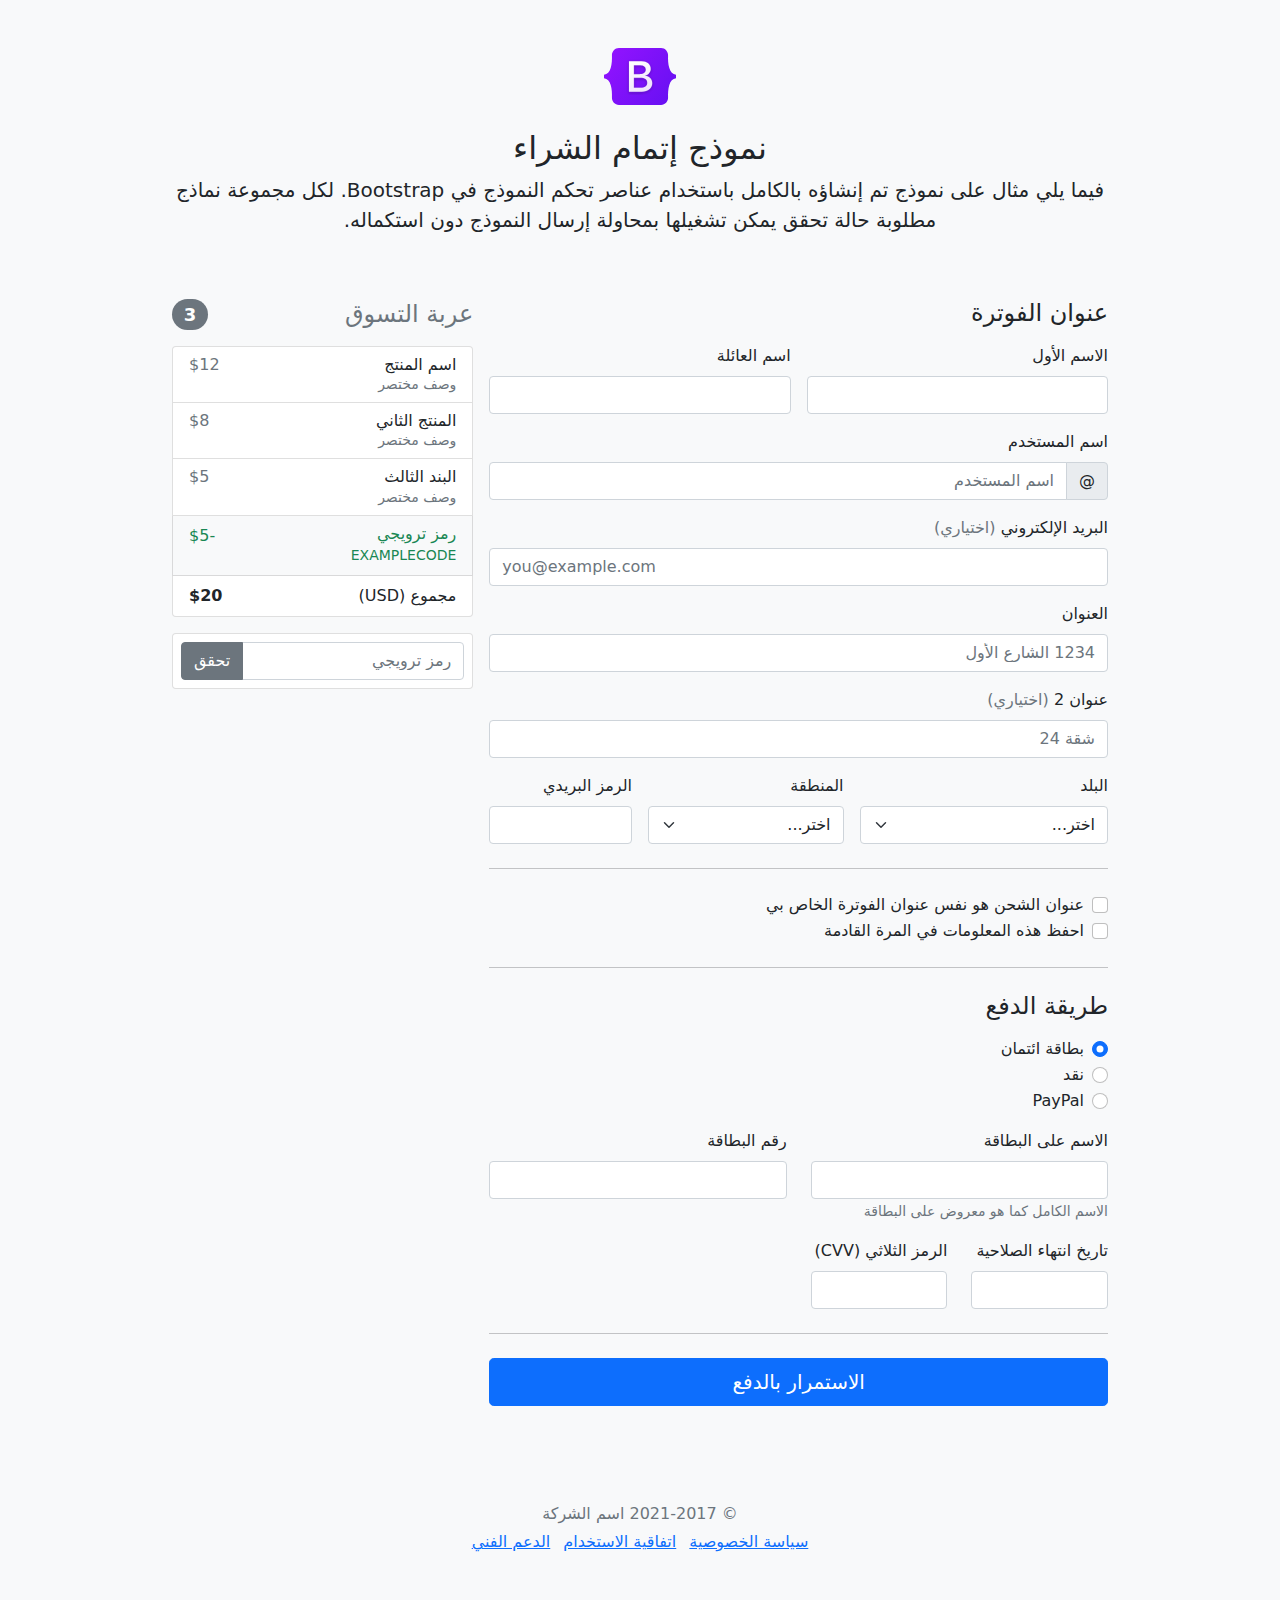
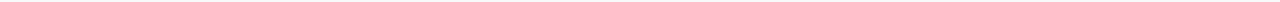
<file: bse/checkout-rtl/index.html>
<!doctype html>
<html lang="ar" dir="rtl">
  <head>
    <meta charset="utf-8">
    <meta name="viewport" content="width=device-width, initial-scale=1">
    <meta name="description" content="">
    <meta name="author" content="Mark Otto, Jacob Thornton, and Bootstrap contributors">
    <meta name="generator" content="Hugo 0.88.1">
    <title>مثال إتمام الشراء · Bootstrap v5.1</title>

    <link rel="canonical" href="https://getbootstrap.com/docs/5.1/examples/checkout-rtl/">

    

    <!-- Bootstrap core CSS -->
<link href="../assets/dist/css/bootstrap.rtl.min.css" rel="stylesheet">

    <style>
      .bd-placeholder-img {
        font-size: 1.125rem;
        text-anchor: middle;
        -webkit-user-select: none;
        -moz-user-select: none;
        user-select: none;
      }

      @media (min-width: 768px) {
        .bd-placeholder-img-lg {
          font-size: 3.5rem;
        }
      }
    </style>

    
    <!-- Custom styles for this template -->
    <link href="../checkout/form-validation.css" rel="stylesheet">
  </head>
  <body class="bg-light">
    
<div class="container">
  <main>
    <div class="py-5 text-center">
      <img class="d-block mx-auto mb-4" src="../assets/brand/bootstrap-logo.svg" alt="" width="72" height="57">
      <h2>نموذج إتمام الشراء</h2>
      <p class="lead">فيما يلي مثال على نموذج تم إنشاؤه بالكامل باستخدام عناصر تحكم النموذج في Bootstrap. لكل مجموعة نماذج مطلوبة حالة تحقق يمكن تشغيلها بمحاولة إرسال النموذج دون استكماله.</p>
    </div>

    <div class="row g-3">
      <div class="col-md-5 col-lg-4 order-md-last">
        <h4 class="d-flex justify-content-between align-items-center mb-3">
          <span class="text-muted">عربة التسوق</span>
          <span class="badge bg-secondary rounded-pill">3</span>
        </h4>
        <ul class="list-group mb-3">
          <li class="list-group-item d-flex justify-content-between lh-sm">
            <div>
              <h6 class="my-0">اسم المنتج</h6>
              <small class="text-muted">وصف مختصر</small>
            </div>
            <span class="text-muted">$12</span>
          </li>
          <li class="list-group-item d-flex justify-content-between lh-sm">
            <div>
              <h6 class="my-0">المنتج الثاني</h6>
              <small class="text-muted">وصف مختصر</small>
            </div>
            <span class="text-muted">$8</span>
          </li>
          <li class="list-group-item d-flex justify-content-between lh-sm">
            <div>
              <h6 class="my-0">البند الثالث</h6>
              <small class="text-muted">وصف مختصر</small>
            </div>
            <span class="text-muted">$5</span>
          </li>
          <li class="list-group-item d-flex justify-content-between bg-light">
            <div class="text-success">
              <h6 class="my-0">رمز ترويجي</h6>
              <small>EXAMPLECODE</small>
            </div>
            <span class="text-success">-$5</span>
          </li>
          <li class="list-group-item d-flex justify-content-between">
            <span>مجموع (USD)</span>
            <strong>$20</strong>
          </li>
        </ul>

        <form class="card p-2">
          <div class="input-group">
            <input type="text" class="form-control" placeholder="رمز ترويجي">
            <button type="submit" class="btn btn-secondary">تحقق</button>
          </div>
        </form>
      </div>
      <div class="col-md-7 col-lg-8">
        <h4 class="mb-3">عنوان الفوترة</h4>
        <form class="needs-validation" novalidate>
          <div class="row g-3">
            <div class="col-sm-6">
              <label for="firstName" class="form-label">الاسم الأول</label>
              <input type="text" class="form-control" id="firstName" placeholder="" value="" required>
              <div class="invalid-feedback">
                يرجى إدخال اسم أول صحيح.
              </div>
            </div>

            <div class="col-sm-6">
              <label for="lastName" class="form-label">اسم العائلة</label>
              <input type="text" class="form-control" id="lastName" placeholder="" value="" required>
              <div class="invalid-feedback">
                يرجى إدخال اسم عائلة صحيح.
              </div>
            </div>

            <div class="col-12">
              <label for="username" class="form-label">اسم المستخدم</label>
              <div class="input-group has-validation">
                <span class="input-group-text">@</span>
                <input type="text" class="form-control" id="username" placeholder="اسم المستخدم" required>
              <div class="invalid-feedback">
                اسم المستخدم الخاص بك مطلوب.
                </div>
              </div>
            </div>

            <div class="col-12">
              <label for="email" class="form-label">البريد الإلكتروني <span class="text-muted">(اختياري)</span></label>
              <input type="email" class="form-control" id="email" placeholder="you@example.com">
              <div class="invalid-feedback">
                يرجى إدخال عنوان بريد إلكتروني صحيح لتصلكم تحديثات الشحن.
              </div>
            </div>

            <div class="col-12">
              <label for="address" class="form-label">العنوان</label>
              <input type="text" class="form-control" id="address" placeholder="1234 الشارع الأول" required>
              <div class="invalid-feedback">
                يرجى إدخال عنوان الشحن الخاص بك.
              </div>
            </div>

            <div class="col-12">
              <label for="address2" class="form-label">عنوان 2 <span class="text-muted">(اختياري)</span></label>
              <input type="text" class="form-control" id="address2" placeholder="شقة 24">
            </div>

            <div class="col-md-5">
              <label for="country" class="form-label">البلد</label>
              <select class="form-select" id="country" required>
                <option value="">اختر...</option>
                <option>الولايات المتحدة الأمريكية</option>
              </select>
              <div class="invalid-feedback">
                يرجى اختيار بلد صحيح.
              </div>
            </div>

            <div class="col-md-4">
              <label for="state" class="form-label">المنطقة</label>
              <select class="form-select" id="state" required>
                <option value="">اختر...</option>
                <option>كاليفورنيا</option>
              </select>
              <div class="invalid-feedback">
                يرجى اختيار اسم منطقة صحيح.
              </div>
            </div>

            <div class="col-md-3">
              <label for="zip" class="form-label">الرمز البريدي</label>
              <input type="text" class="form-control" id="zip" placeholder="" required>
              <div class="invalid-feedback">
                الرمز البريدي مطلوب.
              </div>
            </div>
          </div>

          <hr class="my-4">

          <div class="form-check">
            <input type="checkbox" class="form-check-input" id="same-address">
            <label class="form-check-label" for="same-address">عنوان الشحن هو نفس عنوان الفوترة الخاص بي</label>
          </div>

          <div class="form-check">
            <input type="checkbox" class="form-check-input" id="save-info">
            <label class="form-check-label" for="save-info">احفظ هذه المعلومات في المرة القادمة</label>
          </div>

          <hr class="my-4">

          <h4 class="mb-3">طريقة الدفع</h4>

          <div class="my-3">
            <div class="form-check">
              <input id="credit" name="paymentMethod" type="radio" class="form-check-input" checked required>
              <label class="form-check-label" for="credit">بطاقة ائتمان</label>
            </div>
            <div class="form-check">
              <input id="cash" name="paymentMethod" type="radio" class="form-check-input" required>
              <label class="form-check-label" for="cash">نقد</label>
            </div>
            <div class="form-check">
              <input id="paypal" name="paymentMethod" type="radio" class="form-check-input" required>
              <label class="form-check-label" for="paypal">PayPal</label>
            </div>
          </div>

          <div class="row gy-3">
            <div class="col-md-6">
              <label for="cc-name" class="form-label">الاسم على البطاقة</label>
              <input type="text" class="form-control" id="cc-name" placeholder="" required>
              <small class="text-muted">الاسم الكامل كما هو معروض على البطاقة</small>
              <div class="invalid-feedback">
                الاسم على البطاقة مطلوب
              </div>
            </div>

            <div class="col-md-6">
              <label for="cc-number" class="form-label">رقم البطاقة</label>
              <input type="text" class="form-control" id="cc-number" placeholder="" required>
              <div class="invalid-feedback">
                رقم بطاقة الائتمان مطلوب
              </div>
            </div>

            <div class="col-md-3">
              <label for="cc-expiration" class="form-label">تاريخ انتهاء الصلاحية</label>
              <input type="text" class="form-control" id="cc-expiration" placeholder="" required>
              <div class="invalid-feedback">
                تاريخ انتهاء الصلاحية مطلوب
              </div>
            </div>

            <div class="col-md-3">
              <label for="cc-cvv" class="form-label">الرمز الثلاثي (CVV)</label>
              <input type="text" class="form-control" id="cc-cvv" placeholder="" required>
              <div class="invalid-feedback">
                رمز الحماية مطلوب
              </div>
            </div>
          </div>

          <hr class="my-4">

          <button class="w-100 btn btn-primary btn-lg" type="submit">الاستمرار بالدفع</button>
        </form>
      </div>
    </div>
  </main>
  <footer class="my-5 pt-5 text-muted text-center text-small">
    <p class="mb-1">&copy; 2021-2017 اسم الشركة</p>
    <ul class="list-inline">
      <li class="list-inline-item"><a href="#">سياسة الخصوصية</a></li>
      <li class="list-inline-item"><a href="#">اتفاقية الاستخدام</a></li>
      <li class="list-inline-item"><a href="#">الدعم الفني</a></li>
    </ul>
  </footer>
</div>


    <script src="../assets/dist/js/bootstrap.bundle.min.js"></script>

      <script src="../checkout/form-validation.js"></script>
  </body>
</html>
</file>
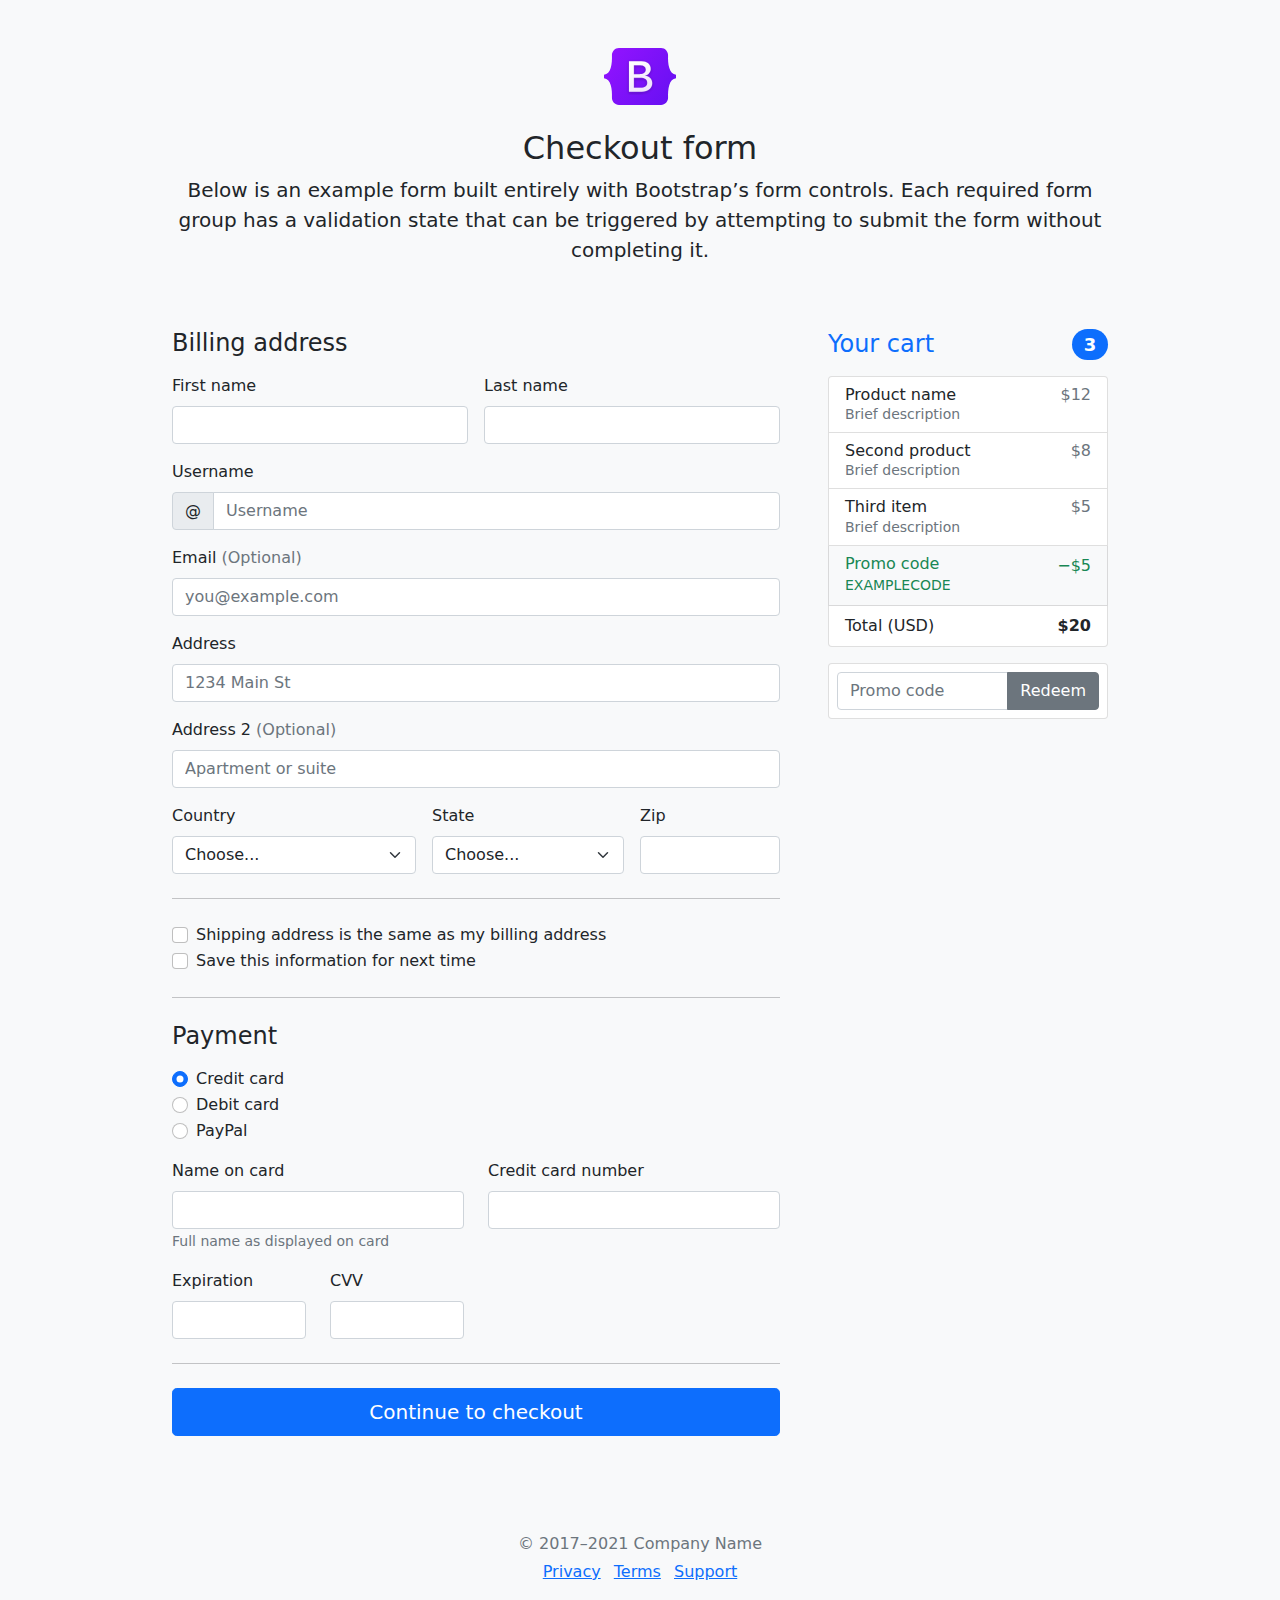
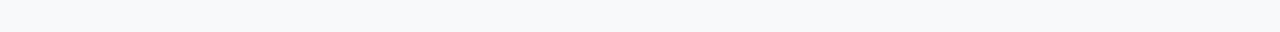
<file: bse/checkout/index.html>
<!doctype html>
<html lang="en">
  <head>
    <meta charset="utf-8">
    <meta name="viewport" content="width=device-width, initial-scale=1">
    <meta name="description" content="">
    <meta name="author" content="Mark Otto, Jacob Thornton, and Bootstrap contributors">
    <meta name="generator" content="Hugo 0.88.1">
    <title>Checkout example · Bootstrap v5.1</title>

    <link rel="canonical" href="https://getbootstrap.com/docs/5.1/examples/checkout/">

    

    <!-- Bootstrap core CSS -->
<link href="../assets/dist/css/bootstrap.min.css" rel="stylesheet">

    <style>
      .bd-placeholder-img {
        font-size: 1.125rem;
        text-anchor: middle;
        -webkit-user-select: none;
        -moz-user-select: none;
        user-select: none;
      }

      @media (min-width: 768px) {
        .bd-placeholder-img-lg {
          font-size: 3.5rem;
        }
      }
    </style>

    
    <!-- Custom styles for this template -->
    <link href="form-validation.css" rel="stylesheet">
  </head>
  <body class="bg-light">
    
<div class="container">
  <main>
    <div class="py-5 text-center">
      <img class="d-block mx-auto mb-4" src="../assets/brand/bootstrap-logo.svg" alt="" width="72" height="57">
      <h2>Checkout form</h2>
      <p class="lead">Below is an example form built entirely with Bootstrap’s form controls. Each required form group has a validation state that can be triggered by attempting to submit the form without completing it.</p>
    </div>

    <div class="row g-5">
      <div class="col-md-5 col-lg-4 order-md-last">
        <h4 class="d-flex justify-content-between align-items-center mb-3">
          <span class="text-primary">Your cart</span>
          <span class="badge bg-primary rounded-pill">3</span>
        </h4>
        <ul class="list-group mb-3">
          <li class="list-group-item d-flex justify-content-between lh-sm">
            <div>
              <h6 class="my-0">Product name</h6>
              <small class="text-muted">Brief description</small>
            </div>
            <span class="text-muted">$12</span>
          </li>
          <li class="list-group-item d-flex justify-content-between lh-sm">
            <div>
              <h6 class="my-0">Second product</h6>
              <small class="text-muted">Brief description</small>
            </div>
            <span class="text-muted">$8</span>
          </li>
          <li class="list-group-item d-flex justify-content-between lh-sm">
            <div>
              <h6 class="my-0">Third item</h6>
              <small class="text-muted">Brief description</small>
            </div>
            <span class="text-muted">$5</span>
          </li>
          <li class="list-group-item d-flex justify-content-between bg-light">
            <div class="text-success">
              <h6 class="my-0">Promo code</h6>
              <small>EXAMPLECODE</small>
            </div>
            <span class="text-success">−$5</span>
          </li>
          <li class="list-group-item d-flex justify-content-between">
            <span>Total (USD)</span>
            <strong>$20</strong>
          </li>
        </ul>

        <form class="card p-2">
          <div class="input-group">
            <input type="text" class="form-control" placeholder="Promo code">
            <button type="submit" class="btn btn-secondary">Redeem</button>
          </div>
        </form>
      </div>
      <div class="col-md-7 col-lg-8">
        <h4 class="mb-3">Billing address</h4>
        <form class="needs-validation" novalidate>
          <div class="row g-3">
            <div class="col-sm-6">
              <label for="firstName" class="form-label">First name</label>
              <input type="text" class="form-control" id="firstName" placeholder="" value="" required>
              <div class="invalid-feedback">
                Valid first name is required.
              </div>
            </div>

            <div class="col-sm-6">
              <label for="lastName" class="form-label">Last name</label>
              <input type="text" class="form-control" id="lastName" placeholder="" value="" required>
              <div class="invalid-feedback">
                Valid last name is required.
              </div>
            </div>

            <div class="col-12">
              <label for="username" class="form-label">Username</label>
              <div class="input-group has-validation">
                <span class="input-group-text">@</span>
                <input type="text" class="form-control" id="username" placeholder="Username" required>
              <div class="invalid-feedback">
                  Your username is required.
                </div>
              </div>
            </div>

            <div class="col-12">
              <label for="email" class="form-label">Email <span class="text-muted">(Optional)</span></label>
              <input type="email" class="form-control" id="email" placeholder="you@example.com">
              <div class="invalid-feedback">
                Please enter a valid email address for shipping updates.
              </div>
            </div>

            <div class="col-12">
              <label for="address" class="form-label">Address</label>
              <input type="text" class="form-control" id="address" placeholder="1234 Main St" required>
              <div class="invalid-feedback">
                Please enter your shipping address.
              </div>
            </div>

            <div class="col-12">
              <label for="address2" class="form-label">Address 2 <span class="text-muted">(Optional)</span></label>
              <input type="text" class="form-control" id="address2" placeholder="Apartment or suite">
            </div>

            <div class="col-md-5">
              <label for="country" class="form-label">Country</label>
              <select class="form-select" id="country" required>
                <option value="">Choose...</option>
                <option>United States</option>
              </select>
              <div class="invalid-feedback">
                Please select a valid country.
              </div>
            </div>

            <div class="col-md-4">
              <label for="state" class="form-label">State</label>
              <select class="form-select" id="state" required>
                <option value="">Choose...</option>
                <option>California</option>
              </select>
              <div class="invalid-feedback">
                Please provide a valid state.
              </div>
            </div>

            <div class="col-md-3">
              <label for="zip" class="form-label">Zip</label>
              <input type="text" class="form-control" id="zip" placeholder="" required>
              <div class="invalid-feedback">
                Zip code required.
              </div>
            </div>
          </div>

          <hr class="my-4">

          <div class="form-check">
            <input type="checkbox" class="form-check-input" id="same-address">
            <label class="form-check-label" for="same-address">Shipping address is the same as my billing address</label>
          </div>

          <div class="form-check">
            <input type="checkbox" class="form-check-input" id="save-info">
            <label class="form-check-label" for="save-info">Save this information for next time</label>
          </div>

          <hr class="my-4">

          <h4 class="mb-3">Payment</h4>

          <div class="my-3">
            <div class="form-check">
              <input id="credit" name="paymentMethod" type="radio" class="form-check-input" checked required>
              <label class="form-check-label" for="credit">Credit card</label>
            </div>
            <div class="form-check">
              <input id="debit" name="paymentMethod" type="radio" class="form-check-input" required>
              <label class="form-check-label" for="debit">Debit card</label>
            </div>
            <div class="form-check">
              <input id="paypal" name="paymentMethod" type="radio" class="form-check-input" required>
              <label class="form-check-label" for="paypal">PayPal</label>
            </div>
          </div>

          <div class="row gy-3">
            <div class="col-md-6">
              <label for="cc-name" class="form-label">Name on card</label>
              <input type="text" class="form-control" id="cc-name" placeholder="" required>
              <small class="text-muted">Full name as displayed on card</small>
              <div class="invalid-feedback">
                Name on card is required
              </div>
            </div>

            <div class="col-md-6">
              <label for="cc-number" class="form-label">Credit card number</label>
              <input type="text" class="form-control" id="cc-number" placeholder="" required>
              <div class="invalid-feedback">
                Credit card number is required
              </div>
            </div>

            <div class="col-md-3">
              <label for="cc-expiration" class="form-label">Expiration</label>
              <input type="text" class="form-control" id="cc-expiration" placeholder="" required>
              <div class="invalid-feedback">
                Expiration date required
              </div>
            </div>

            <div class="col-md-3">
              <label for="cc-cvv" class="form-label">CVV</label>
              <input type="text" class="form-control" id="cc-cvv" placeholder="" required>
              <div class="invalid-feedback">
                Security code required
              </div>
            </div>
          </div>

          <hr class="my-4">

          <button class="w-100 btn btn-primary btn-lg" type="submit">Continue to checkout</button>
        </form>
      </div>
    </div>
  </main>

  <footer class="my-5 pt-5 text-muted text-center text-small">
    <p class="mb-1">&copy; 2017–2021 Company Name</p>
    <ul class="list-inline">
      <li class="list-inline-item"><a href="#">Privacy</a></li>
      <li class="list-inline-item"><a href="#">Terms</a></li>
      <li class="list-inline-item"><a href="#">Support</a></li>
    </ul>
  </footer>
</div>


    <script src="../assets/dist/js/bootstrap.bundle.min.js"></script>

      <script src="form-validation.js"></script>
  </body>
</html>
</file>
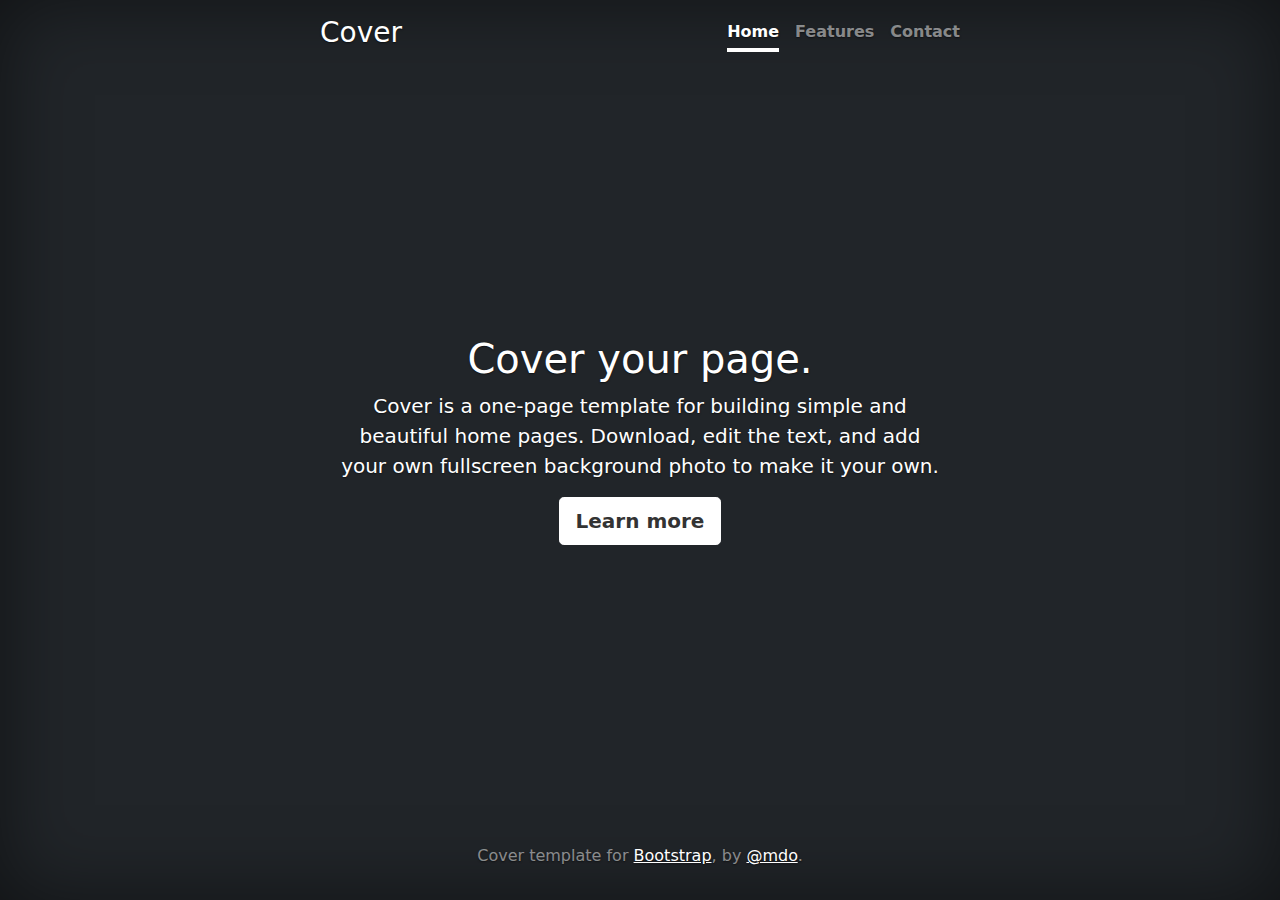
<file: bse/cover/index.html>
<!doctype html>
<html lang="en" class="h-100">
  <head>
    <meta charset="utf-8">
    <meta name="viewport" content="width=device-width, initial-scale=1">
    <meta name="description" content="">
    <meta name="author" content="Mark Otto, Jacob Thornton, and Bootstrap contributors">
    <meta name="generator" content="Hugo 0.88.1">
    <title>Cover Template · Bootstrap v5.1</title>

    <link rel="canonical" href="https://getbootstrap.com/docs/5.1/examples/cover/">

    

    <!-- Bootstrap core CSS -->
<link href="../assets/dist/css/bootstrap.min.css" rel="stylesheet">

    <style>
      .bd-placeholder-img {
        font-size: 1.125rem;
        text-anchor: middle;
        -webkit-user-select: none;
        -moz-user-select: none;
        user-select: none;
      }

      @media (min-width: 768px) {
        .bd-placeholder-img-lg {
          font-size: 3.5rem;
        }
      }
    </style>

    
    <!-- Custom styles for this template -->
    <link href="cover.css" rel="stylesheet">
  </head>
  <body class="d-flex h-100 text-center text-white bg-dark">
    
<div class="cover-container d-flex w-100 h-100 p-3 mx-auto flex-column">
  <header class="mb-auto">
    <div>
      <h3 class="float-md-start mb-0">Cover</h3>
      <nav class="nav nav-masthead justify-content-center float-md-end">
        <a class="nav-link active" aria-current="page" href="#">Home</a>
        <a class="nav-link" href="#">Features</a>
        <a class="nav-link" href="#">Contact</a>
      </nav>
    </div>
  </header>

  <main class="px-3">
    <h1>Cover your page.</h1>
    <p class="lead">Cover is a one-page template for building simple and beautiful home pages. Download, edit the text, and add your own fullscreen background photo to make it your own.</p>
    <p class="lead">
      <a href="#" class="btn btn-lg btn-secondary fw-bold border-white bg-white">Learn more</a>
    </p>
  </main>

  <footer class="mt-auto text-white-50">
    <p>Cover template for <a href="https://getbootstrap.com/" class="text-white">Bootstrap</a>, by <a href="https://twitter.com/mdo" class="text-white">@mdo</a>.</p>
  </footer>
</div>


    
  </body>
</html>
</file>
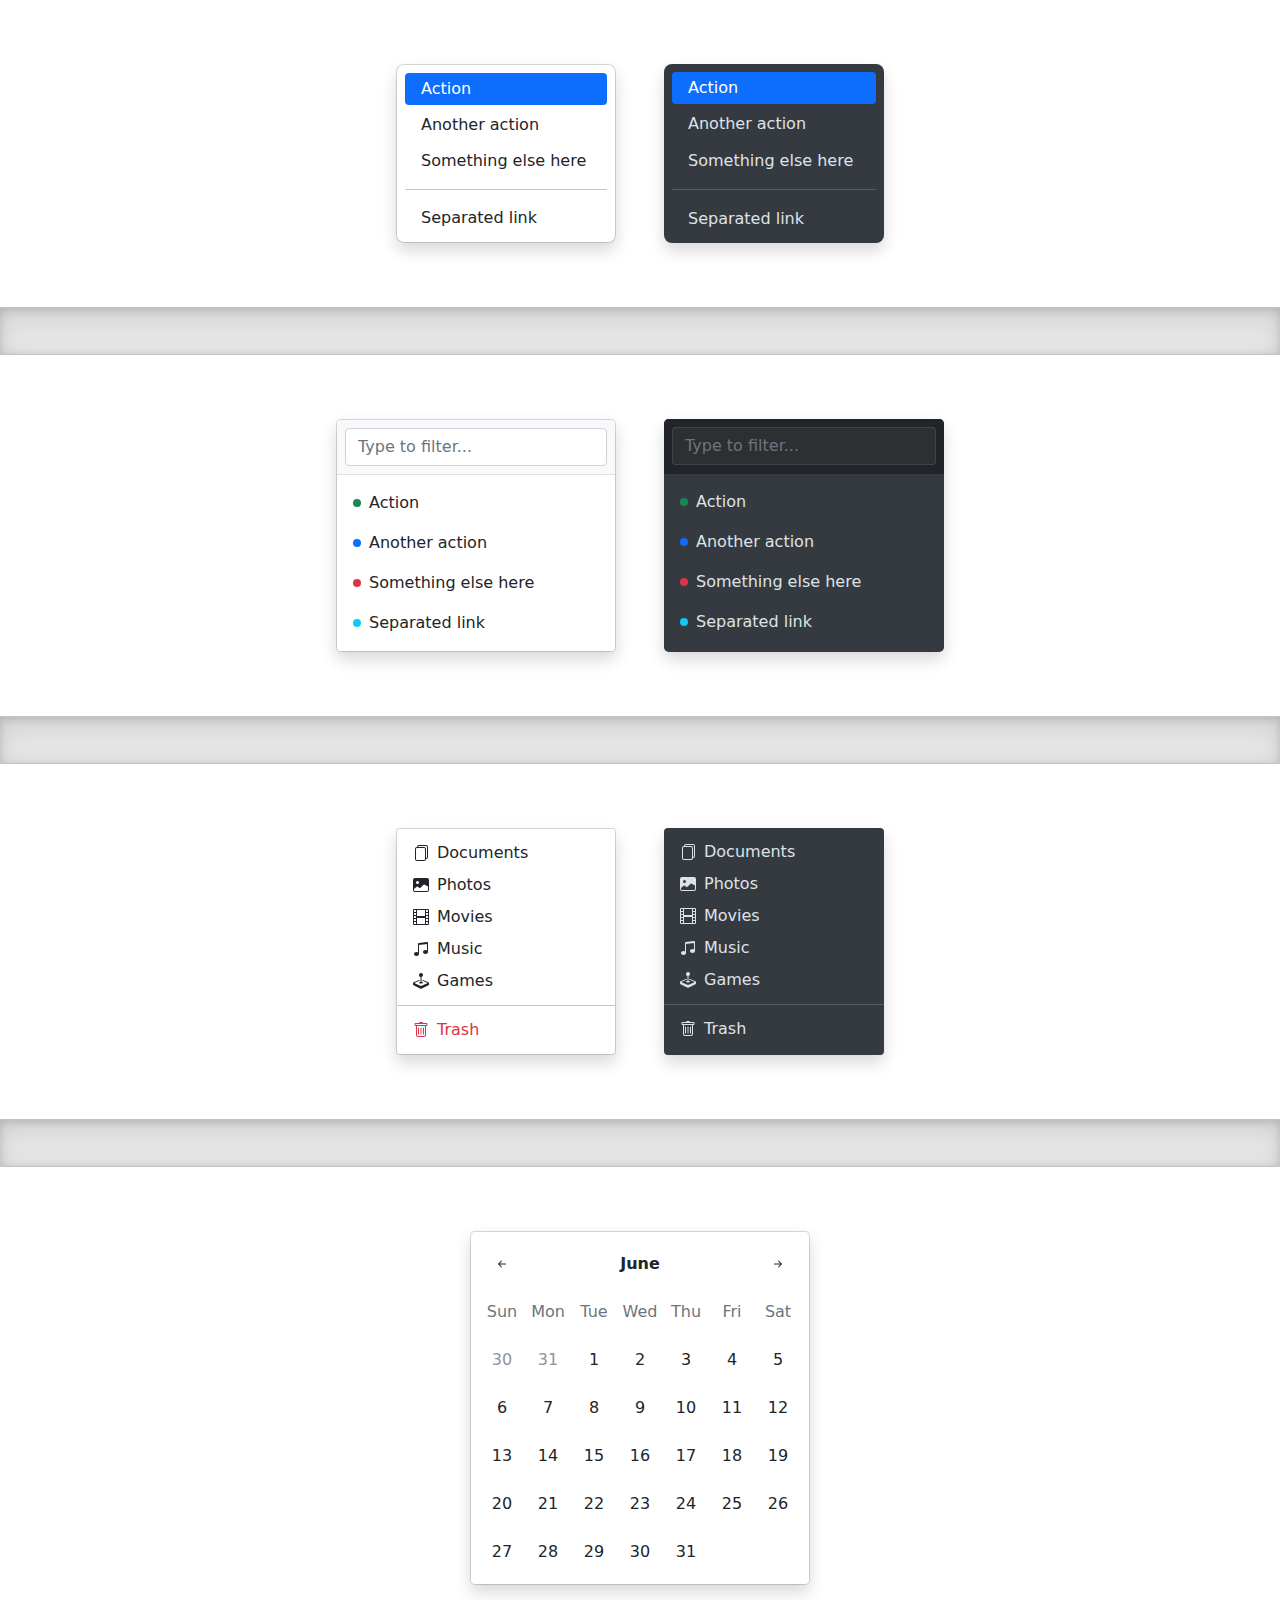
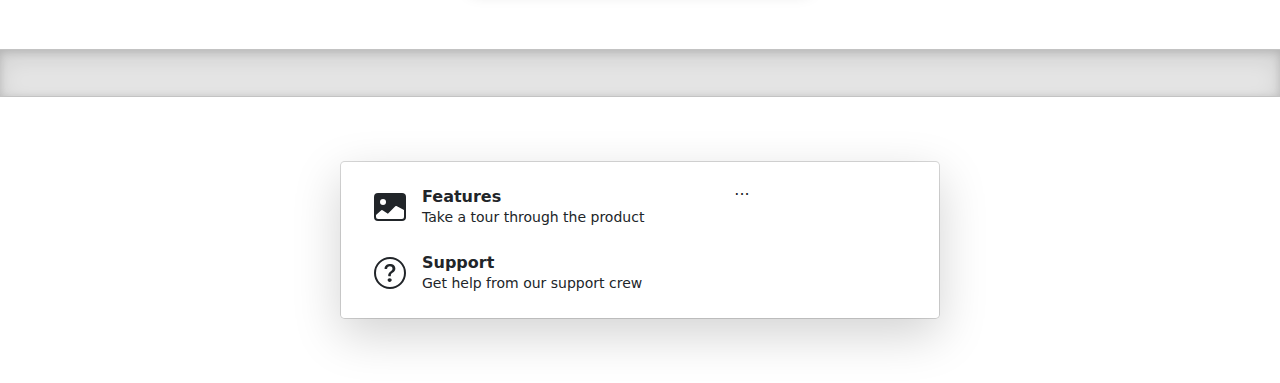
<file: bse/dropdowns/index.html>
<!doctype html>
<html lang="en">
  <head>
    <meta charset="utf-8">
    <meta name="viewport" content="width=device-width, initial-scale=1">
    <meta name="description" content="">
    <meta name="author" content="Mark Otto, Jacob Thornton, and Bootstrap contributors">
    <meta name="generator" content="Hugo 0.88.1">
    <title>Dropdowns · Bootstrap v5.1</title>

    <link rel="canonical" href="https://getbootstrap.com/docs/5.1/examples/dropdowns/">

    

    <!-- Bootstrap core CSS -->
<link href="../assets/dist/css/bootstrap.min.css" rel="stylesheet">

    <style>
      .bd-placeholder-img {
        font-size: 1.125rem;
        text-anchor: middle;
        -webkit-user-select: none;
        -moz-user-select: none;
        user-select: none;
      }

      @media (min-width: 768px) {
        .bd-placeholder-img-lg {
          font-size: 3.5rem;
        }
      }
    </style>

    
    <!-- Custom styles for this template -->
    <link href="dropdowns.css" rel="stylesheet">
  </head>
  <body>
    
<svg xmlns="http://www.w3.org/2000/svg" style="display: none;">
  <symbol id="bootstrap" viewBox="0 0 118 94">
    <title>Bootstrap</title>
    <path fill-rule="evenodd" clip-rule="evenodd" d="M24.509 0c-6.733 0-11.715 5.893-11.492 12.284.214 6.14-.064 14.092-2.066 20.577C8.943 39.365 5.547 43.485 0 44.014v5.972c5.547.529 8.943 4.649 10.951 11.153 2.002 6.485 2.28 14.437 2.066 20.577C12.794 88.106 17.776 94 24.51 94H93.5c6.733 0 11.714-5.893 11.491-12.284-.214-6.14.064-14.092 2.066-20.577 2.009-6.504 5.396-10.624 10.943-11.153v-5.972c-5.547-.529-8.934-4.649-10.943-11.153-2.002-6.484-2.28-14.437-2.066-20.577C105.214 5.894 100.233 0 93.5 0H24.508zM80 57.863C80 66.663 73.436 72 62.543 72H44a2 2 0 01-2-2V24a2 2 0 012-2h18.437c9.083 0 15.044 4.92 15.044 12.474 0 5.302-4.01 10.049-9.119 10.88v.277C75.317 46.394 80 51.21 80 57.863zM60.521 28.34H49.948v14.934h8.905c6.884 0 10.68-2.772 10.68-7.727 0-4.643-3.264-7.207-9.012-7.207zM49.948 49.2v16.458H60.91c7.167 0 10.964-2.876 10.964-8.281 0-5.406-3.903-8.178-11.425-8.178H49.948z"></path>
  </symbol>

  <symbol id="exclamation-triangle-fill" viewBox="0 0 16 16">
    <path d="M8.982 1.566a1.13 1.13 0 0 0-1.96 0L.165 13.233c-.457.778.091 1.767.98 1.767h13.713c.889 0 1.438-.99.98-1.767L8.982 1.566zM8 5c.535 0 .954.462.9.995l-.35 3.507a.552.552 0 0 1-1.1 0L7.1 5.995A.905.905 0 0 1 8 5zm.002 6a1 1 0 1 1 0 2 1 1 0 0 1 0-2z"/>
  </symbol>

  <symbol id="check2" viewBox="0 0 16 16">
    <path d="M13.854 3.646a.5.5 0 0 1 0 .708l-7 7a.5.5 0 0 1-.708 0l-3.5-3.5a.5.5 0 1 1 .708-.708L6.5 10.293l6.646-6.647a.5.5 0 0 1 .708 0z"/>
  </symbol>

  <symbol id="check2-circle" viewBox="0 0 16 16">
    <path d="M2.5 8a5.5 5.5 0 0 1 8.25-4.764.5.5 0 0 0 .5-.866A6.5 6.5 0 1 0 14.5 8a.5.5 0 0 0-1 0 5.5 5.5 0 1 1-11 0z"/>
    <path d="M15.354 3.354a.5.5 0 0 0-.708-.708L8 9.293 5.354 6.646a.5.5 0 1 0-.708.708l3 3a.5.5 0 0 0 .708 0l7-7z"/>
  </symbol>

  <symbol id="bookmark-star" viewBox="0 0 16 16">
    <path d="M7.84 4.1a.178.178 0 0 1 .32 0l.634 1.285a.178.178 0 0 0 .134.098l1.42.206c.145.021.204.2.098.303L9.42 6.993a.178.178 0 0 0-.051.158l.242 1.414a.178.178 0 0 1-.258.187l-1.27-.668a.178.178 0 0 0-.165 0l-1.27.668a.178.178 0 0 1-.257-.187l.242-1.414a.178.178 0 0 0-.05-.158l-1.03-1.001a.178.178 0 0 1 .098-.303l1.42-.206a.178.178 0 0 0 .134-.098L7.84 4.1z"/>
    <path d="M2 2a2 2 0 0 1 2-2h8a2 2 0 0 1 2 2v13.5a.5.5 0 0 1-.777.416L8 13.101l-5.223 2.815A.5.5 0 0 1 2 15.5V2zm2-1a1 1 0 0 0-1 1v12.566l4.723-2.482a.5.5 0 0 1 .554 0L13 14.566V2a1 1 0 0 0-1-1H4z"/>
  </symbol>

  <symbol id="grid-fill" viewBox="0 0 16 16">
    <path d="M1 2.5A1.5 1.5 0 0 1 2.5 1h3A1.5 1.5 0 0 1 7 2.5v3A1.5 1.5 0 0 1 5.5 7h-3A1.5 1.5 0 0 1 1 5.5v-3zm8 0A1.5 1.5 0 0 1 10.5 1h3A1.5 1.5 0 0 1 15 2.5v3A1.5 1.5 0 0 1 13.5 7h-3A1.5 1.5 0 0 1 9 5.5v-3zm-8 8A1.5 1.5 0 0 1 2.5 9h3A1.5 1.5 0 0 1 7 10.5v3A1.5 1.5 0 0 1 5.5 15h-3A1.5 1.5 0 0 1 1 13.5v-3zm8 0A1.5 1.5 0 0 1 10.5 9h3a1.5 1.5 0 0 1 1.5 1.5v3a1.5 1.5 0 0 1-1.5 1.5h-3A1.5 1.5 0 0 1 9 13.5v-3z"/>
  </symbol>

  <symbol id="stars" viewBox="0 0 16 16">
    <path d="M7.657 6.247c.11-.33.576-.33.686 0l.645 1.937a2.89 2.89 0 0 0 1.829 1.828l1.936.645c.33.11.33.576 0 .686l-1.937.645a2.89 2.89 0 0 0-1.828 1.829l-.645 1.936a.361.361 0 0 1-.686 0l-.645-1.937a2.89 2.89 0 0 0-1.828-1.828l-1.937-.645a.361.361 0 0 1 0-.686l1.937-.645a2.89 2.89 0 0 0 1.828-1.828l.645-1.937zM3.794 1.148a.217.217 0 0 1 .412 0l.387 1.162c.173.518.579.924 1.097 1.097l1.162.387a.217.217 0 0 1 0 .412l-1.162.387A1.734 1.734 0 0 0 4.593 5.69l-.387 1.162a.217.217 0 0 1-.412 0L3.407 5.69A1.734 1.734 0 0 0 2.31 4.593l-1.162-.387a.217.217 0 0 1 0-.412l1.162-.387A1.734 1.734 0 0 0 3.407 2.31l.387-1.162zM10.863.099a.145.145 0 0 1 .274 0l.258.774c.115.346.386.617.732.732l.774.258a.145.145 0 0 1 0 .274l-.774.258a1.156 1.156 0 0 0-.732.732l-.258.774a.145.145 0 0 1-.274 0l-.258-.774a1.156 1.156 0 0 0-.732-.732L9.1 2.137a.145.145 0 0 1 0-.274l.774-.258c.346-.115.617-.386.732-.732L10.863.1z"/>
  </symbol>

  <symbol id="film" viewBox="0 0 16 16">
    <path d="M0 1a1 1 0 0 1 1-1h14a1 1 0 0 1 1 1v14a1 1 0 0 1-1 1H1a1 1 0 0 1-1-1V1zm4 0v6h8V1H4zm8 8H4v6h8V9zM1 1v2h2V1H1zm2 3H1v2h2V4zM1 7v2h2V7H1zm2 3H1v2h2v-2zm-2 3v2h2v-2H1zM15 1h-2v2h2V1zm-2 3v2h2V4h-2zm2 3h-2v2h2V7zm-2 3v2h2v-2h-2zm2 3h-2v2h2v-2z"/>
  </symbol>

  <symbol id="joystick" viewBox="0 0 16 16">
    <path d="M10 2a2 2 0 0 1-1.5 1.937v5.087c.863.083 1.5.377 1.5.726 0 .414-.895.75-2 .75s-2-.336-2-.75c0-.35.637-.643 1.5-.726V3.937A2 2 0 1 1 10 2z"/>
    <path d="M0 9.665v1.717a1 1 0 0 0 .553.894l6.553 3.277a2 2 0 0 0 1.788 0l6.553-3.277a1 1 0 0 0 .553-.894V9.665c0-.1-.06-.19-.152-.23L9.5 6.715v.993l5.227 2.178a.125.125 0 0 1 .001.23l-5.94 2.546a2 2 0 0 1-1.576 0l-5.94-2.546a.125.125 0 0 1 .001-.23L6.5 7.708l-.013-.988L.152 9.435a.25.25 0 0 0-.152.23z"/>
  </symbol>

  <symbol id="music-note-beamed" viewBox="0 0 16 16">
    <path d="M6 13c0 1.105-1.12 2-2.5 2S1 14.105 1 13c0-1.104 1.12-2 2.5-2s2.5.896 2.5 2zm9-2c0 1.105-1.12 2-2.5 2s-2.5-.895-2.5-2 1.12-2 2.5-2 2.5.895 2.5 2z"/>
    <path fill-rule="evenodd" d="M14 11V2h1v9h-1zM6 3v10H5V3h1z"/>
    <path d="M5 2.905a1 1 0 0 1 .9-.995l8-.8a1 1 0 0 1 1.1.995V3L5 4V2.905z"/>
  </symbol>

  <symbol id="files" viewBox="0 0 16 16">
    <path d="M13 0H6a2 2 0 0 0-2 2 2 2 0 0 0-2 2v10a2 2 0 0 0 2 2h7a2 2 0 0 0 2-2 2 2 0 0 0 2-2V2a2 2 0 0 0-2-2zm0 13V4a2 2 0 0 0-2-2H5a1 1 0 0 1 1-1h7a1 1 0 0 1 1 1v10a1 1 0 0 1-1 1zM3 4a1 1 0 0 1 1-1h7a1 1 0 0 1 1 1v10a1 1 0 0 1-1 1H4a1 1 0 0 1-1-1V4z"/>
  </symbol>

  <symbol id="image-fill" viewBox="0 0 16 16">
    <path d="M.002 3a2 2 0 0 1 2-2h12a2 2 0 0 1 2 2v10a2 2 0 0 1-2 2h-12a2 2 0 0 1-2-2V3zm1 9v1a1 1 0 0 0 1 1h12a1 1 0 0 0 1-1V9.5l-3.777-1.947a.5.5 0 0 0-.577.093l-3.71 3.71-2.66-1.772a.5.5 0 0 0-.63.062L1.002 12zm5-6.5a1.5 1.5 0 1 0-3 0 1.5 1.5 0 0 0 3 0z"/>
  </symbol>

  <symbol id="trash" viewBox="0 0 16 16">
    <path d="M5.5 5.5A.5.5 0 0 1 6 6v6a.5.5 0 0 1-1 0V6a.5.5 0 0 1 .5-.5zm2.5 0a.5.5 0 0 1 .5.5v6a.5.5 0 0 1-1 0V6a.5.5 0 0 1 .5-.5zm3 .5a.5.5 0 0 0-1 0v6a.5.5 0 0 0 1 0V6z"/>
    <path fill-rule="evenodd" d="M14.5 3a1 1 0 0 1-1 1H13v9a2 2 0 0 1-2 2H5a2 2 0 0 1-2-2V4h-.5a1 1 0 0 1-1-1V2a1 1 0 0 1 1-1H6a1 1 0 0 1 1-1h2a1 1 0 0 1 1 1h3.5a1 1 0 0 1 1 1v1zM4.118 4 4 4.059V13a1 1 0 0 0 1 1h6a1 1 0 0 0 1-1V4.059L11.882 4H4.118zM2.5 3V2h11v1h-11z"/>
  </symbol>

  <symbol id="question-circle" viewBox="0 0 16 16">
    <path d="M8 15A7 7 0 1 1 8 1a7 7 0 0 1 0 14zm0 1A8 8 0 1 0 8 0a8 8 0 0 0 0 16z"/>
    <path d="M5.255 5.786a.237.237 0 0 0 .241.247h.825c.138 0 .248-.113.266-.25.09-.656.54-1.134 1.342-1.134.686 0 1.314.343 1.314 1.168 0 .635-.374.927-.965 1.371-.673.489-1.206 1.06-1.168 1.987l.003.217a.25.25 0 0 0 .25.246h.811a.25.25 0 0 0 .25-.25v-.105c0-.718.273-.927 1.01-1.486.609-.463 1.244-.977 1.244-2.056 0-1.511-1.276-2.241-2.673-2.241-1.267 0-2.655.59-2.75 2.286zm1.557 5.763c0 .533.425.927 1.01.927.609 0 1.028-.394 1.028-.927 0-.552-.42-.94-1.029-.94-.584 0-1.009.388-1.009.94z"/>
  </symbol>

  <symbol id="arrow-left-short" viewBox="0 0 16 16">
    <path fill-rule="evenodd" d="M12 8a.5.5 0 0 1-.5.5H5.707l2.147 2.146a.5.5 0 0 1-.708.708l-3-3a.5.5 0 0 1 0-.708l3-3a.5.5 0 1 1 .708.708L5.707 7.5H11.5a.5.5 0 0 1 .5.5z"/>
  </symbol>

  <symbol id="arrow-right-short" viewBox="0 0 16 16">
    <path fill-rule="evenodd" d="M4 8a.5.5 0 0 1 .5-.5h5.793L8.146 5.354a.5.5 0 1 1 .708-.708l3 3a.5.5 0 0 1 0 .708l-3 3a.5.5 0 0 1-.708-.708L10.293 8.5H4.5A.5.5 0 0 1 4 8z"/>
  </symbol>
</svg>

<div class="d-flex gap-5 justify-content-center" id="dropdownMacos">
  <ul class="dropdown-menu dropdown-menu-macos mx-0 shadow" style="width: 220px;">
    <li><a class="dropdown-item active" href="#">Action</a></li>
    <li><a class="dropdown-item" href="#">Another action</a></li>
    <li><a class="dropdown-item" href="#">Something else here</a></li>
    <li><hr class="dropdown-divider"></li>
    <li><a class="dropdown-item" href="#">Separated link</a></li>
  </ul>
  <ul class="dropdown-menu dropdown-menu-dark dropdown-menu-macos mx-0 border-0 shadow" style="width: 220px;">
    <li><a class="dropdown-item active" href="#">Action</a></li>
    <li><a class="dropdown-item" href="#">Another action</a></li>
    <li><a class="dropdown-item" href="#">Something else here</a></li>
    <li><hr class="dropdown-divider"></li>
    <li><a class="dropdown-item" href="#">Separated link</a></li>
  </ul>
</div>

<div class="b-example-divider"></div>


<div class="d-flex gap-5 justify-content-center" id="dropdownFilter">
  <div class="dropdown-menu pt-0 mx-0 rounded-3 shadow overflow-hidden" style="width: 280px;">
    <form class="p-2 mb-2 bg-light border-bottom">
      <input type="search" class="form-control" autocomplete="false" placeholder="Type to filter...">
    </form>
    <ul class="list-unstyled mb-0">
      <li><a class="dropdown-item d-flex align-items-center gap-2 py-2" href="#">
        <span class="d-inline-block bg-success rounded-circle" style="width: .5em; height: .5em;"></span>
        Action
      </a></li>
      <li><a class="dropdown-item d-flex align-items-center gap-2 py-2" href="#">
        <span class="d-inline-block bg-primary rounded-circle" style="width: .5em; height: .5em;"></span>
        Another action
      </a></li>
      <li><a class="dropdown-item d-flex align-items-center gap-2 py-2" href="#">
        <span class="d-inline-block bg-danger rounded-circle" style="width: .5em; height: .5em;"></span>
        Something else here
      </a></li>
      <li><a class="dropdown-item d-flex align-items-center gap-2 py-2" href="#">
        <span class="d-inline-block bg-info rounded-circle" style="width: .5em; height: .5em;"></span>
        Separated link
      </a></li>
    </ul>
  </div>

  <div class="dropdown-menu dropdown-menu-dark border-0 pt-0 mx-0 rounded-3 shadow overflow-hidden" style="width: 280px;">
    <form class="p-2 mb-2 bg-dark border-bottom border-dark">
      <input type="search" class="form-control form-control-dark" autocomplete="false" placeholder="Type to filter...">
    </form>
    <ul class="list-unstyled mb-0">
      <li><a class="dropdown-item d-flex align-items-center gap-2 py-2" href="#">
        <span class="d-inline-block bg-success rounded-circle" style="width: .5em; height: .5em;"></span>
        Action
      </a></li>
      <li><a class="dropdown-item d-flex align-items-center gap-2 py-2" href="#">
        <span class="d-inline-block bg-primary rounded-circle" style="width: .5em; height: .5em;"></span>
        Another action
      </a></li>
      <li><a class="dropdown-item d-flex align-items-center gap-2 py-2" href="#">
        <span class="d-inline-block bg-danger rounded-circle" style="width: .5em; height: .5em;"></span>
        Something else here
      </a></li>
      <li><a class="dropdown-item d-flex align-items-center gap-2 py-2" href="#">
        <span class="d-inline-block bg-info rounded-circle" style="width: .5em; height: .5em;"></span>
        Separated link
      </a></li>
    </ul>
  </div>
</div>

<div class="b-example-divider"></div>

<div class="d-flex gap-5 justify-content-center" id="dropdownIcons">
  <ul class="dropdown-menu mx-0 shadow" style="width: 220px;">
    <li>
      <a class="dropdown-item d-flex gap-2 align-items-center" href="#">
        <svg class="bi" width="16" height="16"><use xlink:href="#files"/></svg>
        Documents
      </a>
    </li>
    <li>
      <a class="dropdown-item d-flex gap-2 align-items-center" href="#">
        <svg class="bi" width="16" height="16"><use xlink:href="#image-fill"/></svg>
        Photos
      </a>
    </li>
    <li>
      <a class="dropdown-item d-flex gap-2 align-items-center" href="#">
        <svg class="bi" width="16" height="16"><use xlink:href="#film"/></svg>
        Movies
      </a>
    </li>
    <li>
      <a class="dropdown-item d-flex gap-2 align-items-center" href="#">
        <svg class="bi" width="16" height="16"><use xlink:href="#music-note-beamed"/></svg>
        Music
      </a>
    </li>
    <li>
      <a class="dropdown-item d-flex gap-2 align-items-center" href="#">
        <svg class="bi" width="16" height="16"><use xlink:href="#joystick"/></svg>
        Games
      </a>
    </li>
    <li><hr class="dropdown-divider"></li>
    <li>
      <a class="dropdown-item dropdown-item-danger d-flex gap-2 align-items-center" href="#">
        <svg class="bi" width="16" height="16"><use xlink:href="#trash"/></svg>
        Trash
      </a>
    </li>
  </ul>
  <ul class="dropdown-menu dropdown-menu-dark mx-0 border-0 shadow" style="width: 220px;">
    <li>
      <a class="dropdown-item d-flex gap-2 align-items-center" href="#">
        <svg class="bi" width="16" height="16"><use xlink:href="#files"/></svg>
        Documents
      </a>
    </li>
    <li>
      <a class="dropdown-item d-flex gap-2 align-items-center" href="#">
        <svg class="bi" width="16" height="16"><use xlink:href="#image-fill"/></svg>
        Photos
      </a>
    </li>
    <li>
      <a class="dropdown-item d-flex gap-2 align-items-center" href="#">
        <svg class="bi" width="16" height="16"><use xlink:href="#film"/></svg>
        Movies
      </a>
    </li>
    <li>
      <a class="dropdown-item d-flex gap-2 align-items-center" href="#">
        <svg class="bi" width="16" height="16"><use xlink:href="#music-note-beamed"/></svg>
        Music
      </a>
    </li>
    <li>
      <a class="dropdown-item d-flex gap-2 align-items-center" href="#">
        <svg class="bi" width="16" height="16"><use xlink:href="#joystick"/></svg>
        Games
      </a>
    </li>
    <li><hr class="dropdown-divider"></li>
    <li>
      <a class="dropdown-item d-flex gap-2 align-items-center" href="#">
        <svg class="bi" width="16" height="16"><use xlink:href="#trash"/></svg>
        Trash
      </a>
    </li>
  </ul>
</div>

<div class="b-example-divider"></div>

<div class="dropdown-menu p-2 shadow rounded-3" style="width: 340px" id="dropdownCalendar">
  <div class="d-grid gap-1">
    <div class="cal">
      <div class="cal-month">
        <button class="btn cal-btn" type="button">
          <svg class="bi" width="16" height="16"><use xlink:href="#arrow-left-short"/></svg>
        </button>
        <strong class="cal-month-name">June</strong>
        <select class="form-select cal-month-name d-none">
          <option value="January">January</option>
          <option value="February">February</option>
          <option value="March">March</option>
          <option value="April">April</option>
          <option value="May">May</option>
          <option selected value="June">June</option>
          <option value="July">July</option>
          <option value="August">August</option>
          <option value="September">September</option>
          <option value="October">October</option>
          <option value="November">November</option>
          <option value="December">December</option>
        </select>
        <button class="btn cal-btn" type="button">
          <svg class="bi" width="16" height="16"><use xlink:href="#arrow-right-short"/></svg>
        </button>
      </div>
      <div class="cal-weekdays text-muted">
        <div class="cal-weekday">Sun</div>
        <div class="cal-weekday">Mon</div>
        <div class="cal-weekday">Tue</div>
        <div class="cal-weekday">Wed</div>
        <div class="cal-weekday">Thu</div>
        <div class="cal-weekday">Fri</div>
        <div class="cal-weekday">Sat</div>
      </div>
      <div class="cal-days">
        <button class="btn cal-btn" disabled type="button">30</button>
        <button class="btn cal-btn" disabled type="button">31</button>

        <button class="btn cal-btn" type="button">1</button>
        <button class="btn cal-btn" type="button">2</button>
        <button class="btn cal-btn" type="button">3</button>
        <button class="btn cal-btn" type="button">4</button>
        <button class="btn cal-btn" type="button">5</button>
        <button class="btn cal-btn" type="button">6</button>
        <button class="btn cal-btn" type="button">7</button>

        <button class="btn cal-btn" type="button">8</button>
        <button class="btn cal-btn" type="button">9</button>
        <button class="btn cal-btn" type="button">10</button>
        <button class="btn cal-btn" type="button">11</button>
        <button class="btn cal-btn" type="button">12</button>
        <button class="btn cal-btn" type="button">13</button>
        <button class="btn cal-btn" type="button">14</button>

        <button class="btn cal-btn" type="button">15</button>
        <button class="btn cal-btn" type="button">16</button>
        <button class="btn cal-btn" type="button">17</button>
        <button class="btn cal-btn" type="button">18</button>
        <button class="btn cal-btn" type="button">19</button>
        <button class="btn cal-btn" type="button">20</button>
        <button class="btn cal-btn" type="button">21</button>

        <button class="btn cal-btn" type="button">22</button>
        <button class="btn cal-btn" type="button">23</button>
        <button class="btn cal-btn" type="button">24</button>
        <button class="btn cal-btn" type="button">25</button>
        <button class="btn cal-btn" type="button">26</button>
        <button class="btn cal-btn" type="button">27</button>
        <button class="btn cal-btn" type="button">28</button>

        <button class="btn cal-btn" type="button">29</button>
        <button class="btn cal-btn" type="button">30</button>
        <button class="btn cal-btn" type="button">31</button>
      </div>
    </div>
  </div>
</div>

<div class="b-example-divider"></div>

<div class="dropdown-menu d-flex align-items-stretch p-3 rounded-3 shadow-lg" style="width: 600px" id="dropdownMega">
  <nav class="d-grid gap-2 col-8">
    <a href="#" class="btn btn-hover-light d-flex align-items-center gap-3 py-2 px-3 lh-sm">
      <svg class="bi" width="32" height="32"><use xlink:href="#image-fill"/></svg>
      <div>
        <strong class="d-block">Features</strong>
        <small>Take a tour through the product</small>
      </div>
    </a>
    <a href="#" class="btn btn-hover-light d-flex align-items-center gap-3 py-2 px-3 lh-sm">
      <svg class="bi" width="32" height="32"><use xlink:href="#question-circle"/></svg>
      <div>
        <strong class="d-block">Support</strong>
        <small>Get help from our support crew</small>
      </div>
    </a>
  </nav>
  <div class="col-4">
    ...
  </div>
</div>

    <script src="../assets/dist/js/bootstrap.bundle.min.js"></script>

      
  </body>
</html>
</file>
<file: bse/blog/blog.rtl.css>
/* stylelint-disable selector-list-comma-newline-after */

.blog-header {
  line-height: 1;
  border-bottom: 1px solid #e5e5e5;
}

.blog-header-logo {
  font-family: Amiri, Georgia, "Times New Roman", serif;
  font-size: 2.25rem;
}

.blog-header-logo:hover {
  text-decoration: none;
}

h1, h2, h3, h4, h5, h6 {
  font-family: Amiri, Georgia, "Times New Roman", serif;
}

.display-4 {
  font-size: 2.5rem;
}
@media (min-width: 768px) {
  .display-4 {
    font-size: 3rem;
  }
}

.nav-scroller {
  position: relative;
  z-index: 2;
  height: 2.75rem;
  overflow-y: hidden;
}

.nav-scroller .nav {
  display: flex;
  flex-wrap: nowrap;
  padding-bottom: 1rem;
  margin-top: -1px;
  overflow-x: auto;
  text-align: center;
  white-space: nowrap;
  -webkit-overflow-scrolling: touch;
}

.nav-scroller .nav-link {
  padding-top: .75rem;
  padding-bottom: .75rem;
  font-size: .875rem;
}

.card-img-right {
  height: 100%;
  border-radius: 3px 0 0 3px;
}

.flex-auto {
  flex: 0 0 auto;
}

.h-250 { height: 250px; }
@media (min-width: 768px) {
  .h-md-250 { height: 250px; }
}

/* Pagination */
.blog-pagination {
  margin-bottom: 4rem;
}
.blog-pagination > .btn {
  border-radius: 2rem;
}

/*
 * Blog posts
 */
.blog-post {
  margin-bottom: 4rem;
}
.blog-post-title {
  margin-bottom: .25rem;
  font-size: 2.5rem;
}
.blog-post-meta {
  margin-bottom: 1.25rem;
  color: #727272;
}

/*
 * Footer
 */
.blog-footer {
  padding: 2.5rem 0;
  color: #727272;
  text-align: center;
  background-color: #f9f9f9;
  border-top: .05rem solid #e5e5e5;
}
.blog-footer p:last-child {
  margin-bottom: 0;
}
</file>
<file: bse/blog/blog.css>
/* stylelint-disable selector-list-comma-newline-after */

.blog-header {
  line-height: 1;
  border-bottom: 1px solid #e5e5e5;
}

.blog-header-logo {
  font-family: "Playfair Display", Georgia, "Times New Roman", serif/*rtl:Amiri, Georgia, "Times New Roman", serif*/;
  font-size: 2.25rem;
}

.blog-header-logo:hover {
  text-decoration: none;
}

h1, h2, h3, h4, h5, h6 {
  font-family: "Playfair Display", Georgia, "Times New Roman", serif/*rtl:Amiri, Georgia, "Times New Roman", serif*/;
}

.display-4 {
  font-size: 2.5rem;
}
@media (min-width: 768px) {
  .display-4 {
    font-size: 3rem;
  }
}

.nav-scroller {
  position: relative;
  z-index: 2;
  height: 2.75rem;
  overflow-y: hidden;
}

.nav-scroller .nav {
  display: flex;
  flex-wrap: nowrap;
  padding-bottom: 1rem;
  margin-top: -1px;
  overflow-x: auto;
  text-align: center;
  white-space: nowrap;
  -webkit-overflow-scrolling: touch;
}

.nav-scroller .nav-link {
  padding-top: .75rem;
  padding-bottom: .75rem;
  font-size: .875rem;
}

.card-img-right {
  height: 100%;
  border-radius: 0 3px 3px 0;
}

.flex-auto {
  flex: 0 0 auto;
}

.h-250 { height: 250px; }
@media (min-width: 768px) {
  .h-md-250 { height: 250px; }
}

/* Pagination */
.blog-pagination {
  margin-bottom: 4rem;
}
.blog-pagination > .btn {
  border-radius: 2rem;
}

/*
 * Blog posts
 */
.blog-post {
  margin-bottom: 4rem;
}
.blog-post-title {
  margin-bottom: .25rem;
  font-size: 2.5rem;
}
.blog-post-meta {
  margin-bottom: 1.25rem;
  color: #727272;
}

/*
 * Footer
 */
.blog-footer {
  padding: 2.5rem 0;
  color: #727272;
  text-align: center;
  background-color: #f9f9f9;
  border-top: .05rem solid #e5e5e5;
}
.blog-footer p:last-child {
  margin-bottom: 0;
}
</file>
<file: bse/carousel/carousel.rtl.css>
/* GLOBAL STYLES
-------------------------------------------------- */
/* Padding below the footer and lighter body text */

body {
  padding-top: 3rem;
  padding-bottom: 3rem;
  color: #5a5a5a;
}


/* CUSTOMIZE THE CAROUSEL
-------------------------------------------------- */

/* Carousel base class */
.carousel {
  margin-bottom: 4rem;
}
/* Since positioning the image, we need to help out the caption */
.carousel-caption {
  bottom: 3rem;
  z-index: 10;
}

/* Declare heights because of positioning of img element */
.carousel-item {
  height: 32rem;
}
.carousel-item > img {
  position: absolute;
  top: 0;
  right: 0;
  min-width: 100%;
  height: 32rem;
}


/* MARKETING CONTENT
-------------------------------------------------- */

/* Center align the text within the three columns below the carousel */
.marketing .col-lg-4 {
  margin-bottom: 1.5rem;
  text-align: center;
}
.marketing h2 {
  font-weight: 400;
}
.marketing .col-lg-4 p {
  margin-right: .75rem;
  margin-left: .75rem;
}


/* Featurettes
------------------------- */

.featurette-divider {
  margin: 5rem 0; /* Space out the Bootstrap <hr> more */
}

/* Thin out the marketing headings */
.featurette-heading {
  font-weight: 300;
  line-height: 1;
}


/* RESPONSIVE CSS
-------------------------------------------------- */

@media (min-width: 40em) {
  /* Bump up size of carousel content */
  .carousel-caption p {
    margin-bottom: 1.25rem;
    font-size: 1.25rem;
    line-height: 1.4;
  }

  .featurette-heading {
    font-size: 50px;
  }
}

@media (min-width: 62em) {
  .featurette-heading {
    margin-top: 7rem;
  }
}
</file>
<file: bse/carousel/carousel.css>
/* GLOBAL STYLES
-------------------------------------------------- */
/* Padding below the footer and lighter body text */

body {
  padding-top: 3rem;
  padding-bottom: 3rem;
  color: #5a5a5a;
}


/* CUSTOMIZE THE CAROUSEL
-------------------------------------------------- */

/* Carousel base class */
.carousel {
  margin-bottom: 4rem;
}
/* Since positioning the image, we need to help out the caption */
.carousel-caption {
  bottom: 3rem;
  z-index: 10;
}

/* Declare heights because of positioning of img element */
.carousel-item {
  height: 32rem;
}
.carousel-item > img {
  position: absolute;
  top: 0;
  left: 0;
  min-width: 100%;
  height: 32rem;
}


/* MARKETING CONTENT
-------------------------------------------------- */

/* Center align the text within the three columns below the carousel */
.marketing .col-lg-4 {
  margin-bottom: 1.5rem;
  text-align: center;
}
.marketing h2 {
  font-weight: 400;
}
/* rtl:begin:ignore */
.marketing .col-lg-4 p {
  margin-right: .75rem;
  margin-left: .75rem;
}
/* rtl:end:ignore */


/* Featurettes
------------------------- */

.featurette-divider {
  margin: 5rem 0; /* Space out the Bootstrap <hr> more */
}

/* Thin out the marketing headings */
.featurette-heading {
  font-weight: 300;
  line-height: 1;
  /* rtl:remove */
  letter-spacing: -.05rem;
}


/* RESPONSIVE CSS
-------------------------------------------------- */

@media (min-width: 40em) {
  /* Bump up size of carousel content */
  .carousel-caption p {
    margin-bottom: 1.25rem;
    font-size: 1.25rem;
    line-height: 1.4;
  }

  .featurette-heading {
    font-size: 50px;
  }
}

@media (min-width: 62em) {
  .featurette-heading {
    margin-top: 7rem;
  }
}
</file>
<file: bse/checkout/form-validation.css>
.container {
  max-width: 960px;
}
</file>
<file: bse/cover/cover.css>
/*
 * Globals
 */


/* Custom default button */
.btn-secondary,
.btn-secondary:hover,
.btn-secondary:focus {
  color: #333;
  text-shadow: none; /* Prevent inheritance from `body` */
}


/*
 * Base structure
 */

body {
  text-shadow: 0 .05rem .1rem rgba(0, 0, 0, .5);
  box-shadow: inset 0 0 5rem rgba(0, 0, 0, .5);
}

.cover-container {
  max-width: 42em;
}


/*
 * Header
 */

.nav-masthead .nav-link {
  padding: .25rem 0;
  font-weight: 700;
  color: rgba(255, 255, 255, .5);
  background-color: transparent;
  border-bottom: .25rem solid transparent;
}

.nav-masthead .nav-link:hover,
.nav-masthead .nav-link:focus {
  border-bottom-color: rgba(255, 255, 255, .25);
}

.nav-masthead .nav-link + .nav-link {
  margin-left: 1rem;
}

.nav-masthead .active {
  color: #fff;
  border-bottom-color: #fff;
}
</file>
<file: bse/dropdowns/dropdowns.css>
.b-example-divider {
  height: 3rem;
  background-color: rgba(0, 0, 0, .1);
  border: solid rgba(0, 0, 0, .15);
  border-width: 1px 0;
  box-shadow: inset 0 .5em 1.5em rgba(0, 0, 0, .1), inset 0 .125em .5em rgba(0, 0, 0, .15);
}

.bi {
  vertical-align: -.125em;
  fill: currentColor;
}

.dropdown-menu {
  position: static;
  display: block;
  width: auto;
  margin: 4rem auto;
}

.dropdown-menu-macos {
  display: grid;
  gap: .25rem;
  padding: .5rem;
  border-radius: .5rem;
}
.dropdown-menu-macos .dropdown-item {
  border-radius: .25rem;
}

.dropdown-item-danger {
  color: var(--bs-red);
}
.dropdown-item-danger:hover,
.dropdown-item-danger:focus {
  color: #fff;
  background-color: var(--bs-red);
}
.dropdown-item-danger.active {
  background-color: var(--bs-red);
}

.btn-hover-light {
  text-align: left;
  background-color: var(--bs-white);
  border-radius: .25rem;
}
.btn-hover-light:hover,
.btn-hover-light:focus {
  color: var(--bs-blue);
  background-color: var(--bs-light);
}

.cal-month,
.cal-days,
.cal-weekdays {
  display: grid;
  grid-template-columns: repeat(7, 1fr);
  align-items: center;
}
.cal-month-name {
  grid-column-start: 2;
  grid-column-end: 7;
  text-align: center;
}
.cal-weekday,
.cal-btn {
  display: flex;
  flex-shrink: 0;
  align-items: center;
  justify-content: center;
  height: 3rem;
  padding: 0;
}
.cal-btn:not([disabled]) {
  font-weight: 500;
}
.cal-btn:hover,
.cal-btn:focus {
  background-color: rgba(0, 0, 0, .05);
}
.cal-btn[disabled] {
  opacity: .5;
}

.form-control-dark {
  background-color: rgba(255, 255, 255, .05);
  border-color: rgba(255, 255, 255, .15);
}
</file>
<file: bse/cheatsheet/cheatsheet.rtl.css>
body {
  scroll-behavior: smooth;
}

/**
 * Bootstrap "Journal code" icon
 * @link https://icons.getbootstrap.com/icons/journal-code/
 */
.bd-heading a::before {
  display: inline-block;
  width: 1em;
  height: 1em;
  margin-left: .25rem;
  content: "";
  background-image: url("data:image/svg+xml,%3Csvg xmlns='http://www.w3.org/2000/svg' fill='%25230d6efd' viewBox='0 0 16 16'%3E%3Cpath d='M4 1h8a2 2 0 0 1 2 2v10a2 2 0 0 1-2 2H4a2 2 0 0 1-2-2h1a1 1 0 0 0 1 1h8a1 1 0 0 0 1-1V3a1 1 0 0 0-1-1H4a1 1 0 0 0-1 1H2a2 2 0 0 1 2-2z'/%3E%3Cpath d='M2 5v-.5a.5.5 0 0 1 1 0V5h.5a.5.5 0 0 1 0 1h-2a.5.5 0 0 1 0-1H2zm0 3v-.5a.5.5 0 0 1 1 0V8h.5a.5.5 0 0 1 0 1h-2a.5.5 0 0 1 0-1H2zm0 3v-.5a.5.5 0 0 1 1 0v.5h.5a.5.5 0 0 1 0 1h-2a.5.5 0 0 1 0-1H2z'/%3E%3Cpath fill-rule='evenodd' d='M8.646 5.646a.5.5 0 0 1 .708 0l2 2a.5.5 0 0 1 0 .708l-2 2a.5.5 0 0 1-.708-.708L10.293 8 8.646 6.354a.5.5 0 0 1 0-.708zm-1.292 0a.5.5 0 0 0-.708 0l-2 2a.5.5 0 0 0 0 .708l2 2a.5.5 0 0 0 .708-.708L5.707 8l1.647-1.646a.5.5 0 0 0 0-.708z'/%3E%3C/svg%3E");
  background-size: 1em;
}

/* stylelint-disable-next-line selector-max-universal */
.bd-heading + div > * + * {
  margin-top: 3rem;
}

/* Table of contents */
.bd-aside a {
  padding: .1875rem .5rem;
  margin-top: .125rem;
  margin-right: .3125rem;
  color: rgba(0, 0, 0, .65);
  text-decoration: none;
}

.bd-aside a:hover,
.bd-aside a:focus {
  color: rgba(0, 0, 0, .85);
  background-color: rgba(121, 82, 179, .1);
}

.bd-aside .active {
  font-weight: 600;
  color: rgba(0, 0, 0, .85);
}

.bd-aside .btn {
  padding: .25rem .5rem;
  font-weight: 600;
  color: rgba(0, 0, 0, .65);
  border: 0;
}

.bd-aside .btn:hover,
.bd-aside .btn:focus {
  color: rgba(0, 0, 0, .85);
  background-color: rgba(121, 82, 179, .1);
}

.bd-aside .btn:focus {
  box-shadow: 0 0 0 1px rgba(121, 82, 179, .7);
}

.bd-aside .btn::before {
  width: 1.25em;
  line-height: 0;
  content: url("data:image/svg+xml,%3csvg xmlns='http://www.w3.org/2000/svg' width='16' height='16' viewBox='0 0 16 16'%3e%3cpath fill='none' stroke='rgba%280,0,0,.5%29' stroke-linecap='round' stroke-linejoin='round' stroke-width='2' d='M5 14l6-6-6-6'/%3e%3c/svg%3e");
  transition: transform .35s ease;
  transform: rotate(180deg) translateX(-2px);
  transform-origin: .5em 50%;
}

.bd-aside .btn[aria-expanded="true"]::before {
  transform: rotate(90deg);
}


/* Examples */
.scrollspy-example {
  position: relative;
  height: 200px;
  margin-top: .5rem;
  overflow: auto;
}

[id="modal"] .bd-example .btn,
[id="buttons"] .bd-example .btn,
[id="tooltips"] .bd-example .btn,
[id="popovers"] .bd-example .btn,
[id="dropdowns"] .bd-example .btn-group,
[id="dropdowns"] .bd-example .dropdown,
[id="dropdowns"] .bd-example .dropup,
[id="dropdowns"] .bd-example .dropend,
[id="dropdowns"] .bd-example .dropstart {
  margin: 0 0 1rem 1rem;
}

/* Layout */
@media (min-width: 1200px) {
  body {
    display: grid;
    gap: 1rem;
    grid-template-columns: 1fr 4fr 1fr;
    grid-template-rows: auto;
  }

  .bd-header {
    position: fixed;
    top: 0;
    right: 0;
    left: 0;
    z-index: 1030;
    grid-column: 1 / span 3;
  }

  .bd-aside,
  .bd-cheatsheet {
    padding-top: 4rem;
  }

  /**
   * 1. Too bad only Firefox supports subgrids ATM
   */
  .bd-cheatsheet,
  .bd-cheatsheet section,
  .bd-cheatsheet article {
    display: inherit; /* 1 */
    gap: inherit; /* 1 */
    grid-template-columns: 1fr 4fr;
    grid-column: 1 / span 2;
    grid-template-rows: auto;
  }

  .bd-aside {
    grid-area: 1 / 3;
    scroll-margin-top: 4rem;
  }

  .bd-cheatsheet section,
  .bd-cheatsheet section > h2 {
    top: 2rem;
    scroll-margin-top: 2rem;
  }

  .bd-cheatsheet section > h2::before {
    position: absolute;
    top: 0;
    right: 0;
    bottom: -2rem;
    left: 0;
    z-index: -1;
    content: "";
    background-image: linear-gradient(to bottom, rgba(255, 255, 255, 1) calc(100% - 3rem), rgba(255, 255, 255, .01));
  }

  .bd-cheatsheet article,
  .bd-cheatsheet .bd-heading {
    top: 8rem;
    scroll-margin-top: 8rem;
  }

  .bd-cheatsheet .bd-heading {
    z-index: 1;
  }
}
</file>
<file: bse/cheatsheet/cheatsheet.css>
body {
  scroll-behavior: smooth;
}

/**
 * Bootstrap "Journal code" icon
 * @link https://icons.getbootstrap.com/icons/journal-code/
 */
.bd-heading a::before {
  display: inline-block;
  width: 1em;
  height: 1em;
  margin-right: .25rem;
  content: "";
  background-image: url("data:image/svg+xml,%3Csvg xmlns='http://www.w3.org/2000/svg' fill='%25230d6efd' viewBox='0 0 16 16'%3E%3Cpath d='M4 1h8a2 2 0 0 1 2 2v10a2 2 0 0 1-2 2H4a2 2 0 0 1-2-2h1a1 1 0 0 0 1 1h8a1 1 0 0 0 1-1V3a1 1 0 0 0-1-1H4a1 1 0 0 0-1 1H2a2 2 0 0 1 2-2z'/%3E%3Cpath d='M2 5v-.5a.5.5 0 0 1 1 0V5h.5a.5.5 0 0 1 0 1h-2a.5.5 0 0 1 0-1H2zm0 3v-.5a.5.5 0 0 1 1 0V8h.5a.5.5 0 0 1 0 1h-2a.5.5 0 0 1 0-1H2zm0 3v-.5a.5.5 0 0 1 1 0v.5h.5a.5.5 0 0 1 0 1h-2a.5.5 0 0 1 0-1H2z'/%3E%3Cpath fill-rule='evenodd' d='M8.646 5.646a.5.5 0 0 1 .708 0l2 2a.5.5 0 0 1 0 .708l-2 2a.5.5 0 0 1-.708-.708L10.293 8 8.646 6.354a.5.5 0 0 1 0-.708zm-1.292 0a.5.5 0 0 0-.708 0l-2 2a.5.5 0 0 0 0 .708l2 2a.5.5 0 0 0 .708-.708L5.707 8l1.647-1.646a.5.5 0 0 0 0-.708z'/%3E%3C/svg%3E");
  background-size: 1em;
}

/* stylelint-disable-next-line selector-max-universal */
.bd-heading + div > * + * {
  margin-top: 3rem;
}

/* Table of contents */
.bd-aside a {
  padding: .1875rem .5rem;
  margin-top: .125rem;
  margin-left: .3125rem;
  color: rgba(0, 0, 0, .65);
  text-decoration: none;
}

.bd-aside a:hover,
.bd-aside a:focus {
  color: rgba(0, 0, 0, .85);
  background-color: rgba(121, 82, 179, .1);
}

.bd-aside .active {
  font-weight: 600;
  color: rgba(0, 0, 0, .85);
}

.bd-aside .btn {
  padding: .25rem .5rem;
  font-weight: 600;
  color: rgba(0, 0, 0, .65);
  border: 0;
}

.bd-aside .btn:hover,
.bd-aside .btn:focus {
  color: rgba(0, 0, 0, .85);
  background-color: rgba(121, 82, 179, .1);
}

.bd-aside .btn:focus {
  box-shadow: 0 0 0 1px rgba(121, 82, 179, .7);
}

.bd-aside .btn::before {
  width: 1.25em;
  line-height: 0;
  content: url("data:image/svg+xml,%3csvg xmlns='http://www.w3.org/2000/svg' width='16' height='16' viewBox='0 0 16 16'%3e%3cpath fill='none' stroke='rgba%280,0,0,.5%29' stroke-linecap='round' stroke-linejoin='round' stroke-width='2' d='M5 14l6-6-6-6'/%3e%3c/svg%3e");
  transition: transform .35s ease;

  /* rtl:raw:
  transform: rotate(180deg) translateX(-2px);
  */
  transform-origin: .5em 50%;
}

.bd-aside .btn[aria-expanded="true"]::before {
  transform: rotate(90deg)/* rtl:ignore */;
}


/* Examples */
.scrollspy-example {
  position: relative;
  height: 200px;
  margin-top: .5rem;
  overflow: auto;
}

[id="modal"] .bd-example .btn,
[id="buttons"] .bd-example .btn,
[id="tooltips"] .bd-example .btn,
[id="popovers"] .bd-example .btn,
[id="dropdowns"] .bd-example .btn-group,
[id="dropdowns"] .bd-example .dropdown,
[id="dropdowns"] .bd-example .dropup,
[id="dropdowns"] .bd-example .dropend,
[id="dropdowns"] .bd-example .dropstart {
  margin: 0 1rem 1rem 0;
}

/* Layout */
@media (min-width: 1200px) {
  body {
    display: grid;
    gap: 1rem;
    grid-template-columns: 1fr 4fr 1fr;
    grid-template-rows: auto;
  }

  .bd-header {
    position: fixed;
    top: 0;
    /* rtl:begin:ignore */
    right: 0;
    left: 0;
    /* rtl:end:ignore */
    z-index: 1030;
    grid-column: 1 / span 3;
  }

  .bd-aside,
  .bd-cheatsheet {
    padding-top: 4rem;
  }

  /**
   * 1. Too bad only Firefox supports subgrids ATM
   */
  .bd-cheatsheet,
  .bd-cheatsheet section,
  .bd-cheatsheet article {
    display: inherit; /* 1 */
    gap: inherit; /* 1 */
    grid-template-columns: 1fr 4fr;
    grid-column: 1 / span 2;
    grid-template-rows: auto;
  }

  .bd-aside {
    grid-area: 1 / 3;
    scroll-margin-top: 4rem;
  }

  .bd-cheatsheet section,
  .bd-cheatsheet section > h2 {
    top: 2rem;
    scroll-margin-top: 2rem;
  }

  .bd-cheatsheet section > h2::before {
    position: absolute;
    /* rtl:begin:ignore */
    top: 0;
    right: 0;
    bottom: -2rem;
    left: 0;
    /* rtl:end:ignore */
    z-index: -1;
    content: "";
    background-image: linear-gradient(to bottom, rgba(255, 255, 255, 1) calc(100% - 3rem), rgba(255, 255, 255, .01));
  }

  .bd-cheatsheet article,
  .bd-cheatsheet .bd-heading {
    top: 8rem;
    scroll-margin-top: 8rem;
  }

  .bd-cheatsheet .bd-heading {
    z-index: 1;
  }
}
</file>
